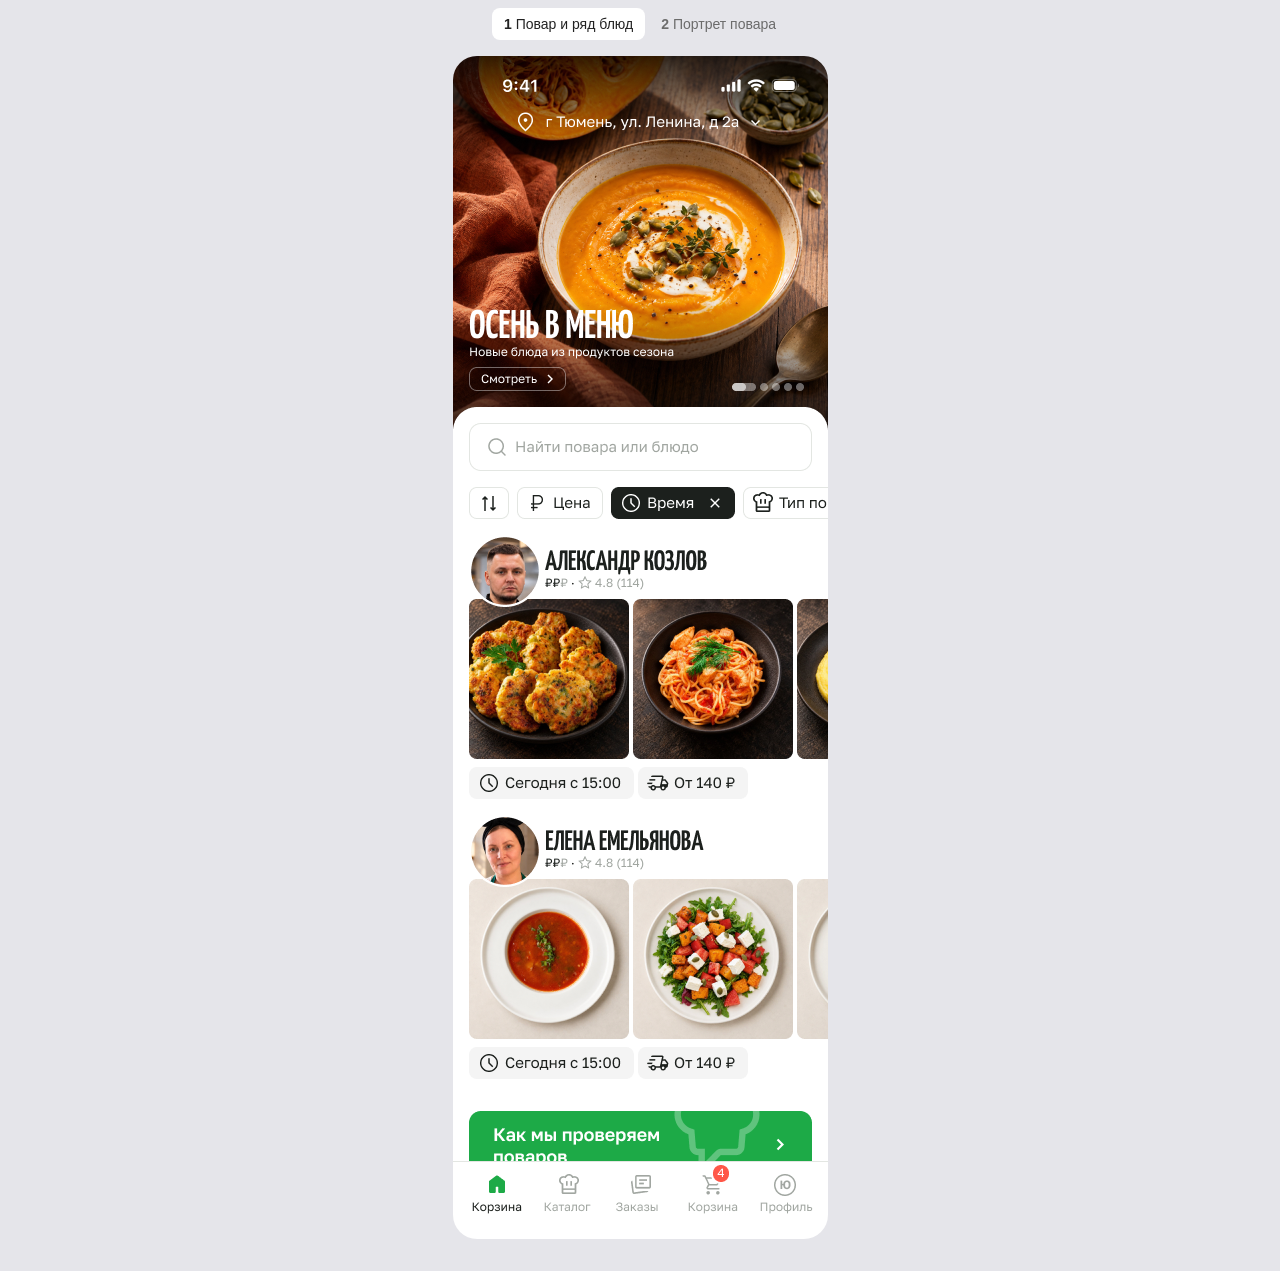
<file: glavnaya-koncepty/index.html>
<!doctype html>
<html lang="ru">
<head>
<meta charset="utf-8">
<meta name="viewport" content="width=device-width, initial-scale=1">
<title>Главная: два концепта</title>
<!-- Экраны выгружены из Figma «Главная», узлы 4573:27143 и 4573:27193 (2026-10-29). -->
<style>
  * { box-sizing: border-box; }
  html, body { margin: 0; }
  body { min-height: 100vh; background: #e5e5ea; font: 400 14px/20px -apple-system, BlinkMacSystemFont, "Segoe UI", Roboto, sans-serif; color: #222; }
  .tabs { position: sticky; top: 0; z-index: 1; display: flex; justify-content: center; gap: 4px; padding: 8px 16px; background: #e5e5ea; }
  .tab { padding: 6px 12px; border: 0; border-radius: 8px; background: transparent; color: #6b6b6b; font: inherit; cursor: pointer; white-space: nowrap; }
  .tab b { margin-right: 4px; }
  .tab.on { background: #fff; color: #222; }
  .screen { display: block; width: 375px; max-width: 100%; height: auto; margin: 8px auto 32px; border-radius: 24px; background: #fff; }
  .screen[hidden] { display: none; }
  @media (max-width: 500px) { .screen { margin-top: 0; border-radius: 0; } }
</style>
</head>
<body>
<nav class="tabs">
  <button class="tab" data-v="v1"><b>1</b>Повар и ряд блюд</button>
  <button class="tab" data-v="v2"><b>2</b>Портрет повара</button>
</nav>
<img class="screen" id="v1" src="koncept-1.png?v=20261029" width="375" height="1183" alt="Концепт 1: повар в кружке и ряд крупных блюд">
<img class="screen" id="v2" src="koncept-2.png?v=20261029" width="375" height="1183" alt="Концепт 2: портрет повара на кухне и ряд мелких блюд">
<script>
  function show() {
    var v = location.hash.slice(1) === 'v2' ? 'v2' : 'v1';
    document.querySelectorAll('.screen').forEach(function (s) { s.hidden = s.id !== v; });
    document.querySelectorAll('.tab').forEach(function (t) { t.classList.toggle('on', t.dataset.v === v); });
  }
  document.querySelectorAll('.tab').forEach(function (t) {
    t.onclick = function () { location.hash = t.dataset.v; window.scrollTo(0, 0); };
  });
  window.addEventListener('hashchange', show);
  show();
</script>
</body>
</html>
</file>
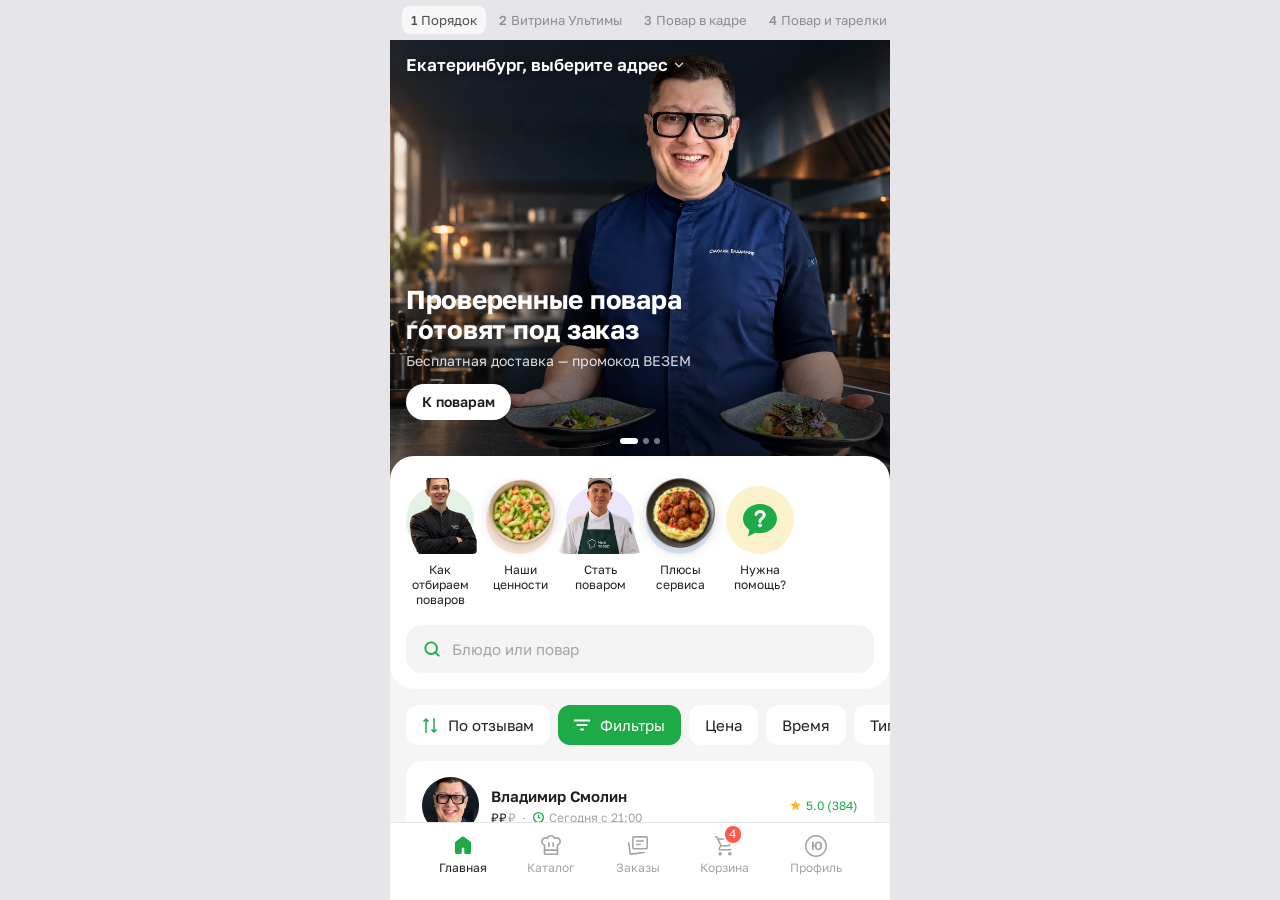
<file: glavnaya-pro-povarov/index.html>
<!doctype html>
<html lang="ru">
<head>
<meta charset="utf-8">
<meta name="viewport" content="width=device-width, initial-scale=1, viewport-fit=cover">
<meta name="theme-color" content="#e5e5ea">
<title>Главная про поваров — варианты</title>
<link rel="preconnect" href="https://fonts.googleapis.com">
<link rel="preconnect" href="https://fonts.gstatic.com" crossorigin>
<link rel="stylesheet" href="https://fonts.googleapis.com/css2?family=Golos+Text:wght@400;500;600;700;800&display=swap">
<link rel="stylesheet" href="ds/tokens.css?v=202610282130">
<link rel="stylesheet" href="ds/tab-bar.css?v=202610282130">
<link rel="stylesheet" href="local.css?v=202610282130">
</head>
<body>
  <div class="variants"><div class="variants-tabs" id="vtabs"><button class="vtab" data-v="1" type="button"><b>1</b>Порядок</button><button class="vtab" data-v="2" type="button"><b>2</b>Витрина Ультимы</button><button class="vtab" data-v="3" type="button"><b>3</b>Повар в кадре</button><button class="vtab" data-v="4" type="button"><b>4</b>Повар и тарелки</button><button class="vtab" data-v="5" type="button"><b>5</b>Лица и тарелки</button><button class="vtab" data-v="6" type="button"><b>6</b>Обложка</button></div></div>
  <div class="app">
    <div class="scroll" id="scroll"><div class="scr sk" data-screen="1" style="background:#f4f5f4" hidden><div class="sk-hero"><div class="sk-addr"><span>Екатеринбург, выберите адрес</span><svg width="14" height="14" viewBox="0 0 24 24" fill="none" stroke="rgb(255 255 255 / .8)" stroke-width="2.4" stroke-linecap="round"><path d="M6 9l6 6 6-6"/></svg></div><div class="sk-slides"><div class="sk-slide"><img src="img/sk-hero-povara.webp" alt=""><div class="sk-txt"><h2>Проверенные повара готовят под заказ</h2><p>Бесплатная доставка — промокод ВЕЗЕМ</p><span class="sk-btn">К поварам</span></div></div><div class="sk-slide"><img src="img/sk-hero-pozhelaniya.webp" alt=""><div class="sk-txt"><h2>Есть пожелания к заказу?</h2><p>Напиши повару в чат</p><span class="sk-btn">Подробнее</span></div></div><div class="sk-slide"><img src="img/sk-hero-osen.webp" alt=""><div class="sk-txt"><h2>Осень в меню</h2><p>Новые блюда из продуктов сезона</p><span class="sk-btn">К блюдам</span></div></div></div><div class="sk-dots"><i></i><i></i><i></i></div></div><div class="sk-sheet"><div class="sk-stories"><span class="sk-story bust"><span class="sk-blob"><img src="img/sk-story-otbor.webp" alt=""></span><i>Как отбираем поваров</i></span><span class="sk-story plate"><span class="sk-blob"><img src="img/sk-story-cennosti.webp" alt=""></span><i>Наши ценности</i></span><span class="sk-story bust"><span class="sk-blob"><img src="img/sk-story-stat-povarom.webp" alt=""></span><i>Стать поваром</i></span><span class="sk-story plate"><span class="sk-blob"><img src="img/sk-story-plyusy.webp" alt=""></span><i>Плюсы сервиса</i></span><span class="sk-story icon"><span class="sk-blob"><svg width="40" height="40" viewBox="0 0 40 40"><path fill="#1daa47" d="M20 4c9.4 0 17 6.5 17 14.6S29.4 33.2 20 33.2c-1.6 0-3.1-.2-4.6-.5L8 36.5l1.4-6.6C5.5 27.3 3 23.2 3 18.6 3 10.5 10.6 4 20 4z"/><path fill="none" stroke="#fff" stroke-width="3" stroke-linecap="round" d="M16 14.5c.6-2 2.2-3 4.2-3 2.4 0 4.1 1.5 4.1 3.6 0 3-4.3 3.2-4.3 6.2"/><circle cx="20" cy="25.3" r="1.9" fill="#fff"/></svg></span><i>Нужна помощь?</i></span></div><div class="srch sk-srch"><svg width="20" height="20" viewBox="0 0 24 24" fill="none" stroke="#1daa47" stroke-width="2.2" stroke-linecap="round"><circle cx="11" cy="11" r="7"/><path d="M20 20l-4-4"/></svg><span>Блюдо или повар</span></div></div><div class="pf-bar"><span class="pf pf-sort"><svg width="24" height="24" viewBox="0 0 24 24"><path fill="currentColor" d="m16 20-3-3.096 1.036-1.054 1.237 1.277V5h1.454v12.142l1.252-1.292L19 16.904zM8 5 5 8.096 6.036 9.15l1.237-1.277V20h1.454V7.858L9.979 9.15 11 8.096z"/></svg>По отзывам</span><span class="pf on"><svg width="24" height="24" viewBox="0 0 24 24"><path fill="currentColor" d="M10.2 17.4h3.6v-1.8h-3.6zM3.9 6.6v1.8h16.2V6.6zm2.7 6.3h10.8v-1.8H6.6z"/></svg>Фильтры</span><span class="pf">Цена</span><span class="pf">Время</span><span class="pf">Тип повара</span><span class="pf">Категории</span></div><div class="v1-card"><div class="v1-row"><span class="face" style="width:57px;height:57px"><img src="img/povar-smolin.webp" alt="" style="width:215.3%;height:287.1%;left:-58.7%;top:-27.2%"></span><div class="v1-who"><b>Владимир Смолин</b><span class="mt"><span class="pl"><span class="pl-on">₽</span><span class="pl-on">₽</span><span class="pl-off">₽</span></span><span class="dot">·</span><svg width="13" height="13" viewBox="0 0 24 24" fill="none" stroke="#1daa47" stroke-width="2.4"><circle cx="12" cy="12" r="9"/><path d="M12 7v5l3 2"/></svg> Сегодня с 21:00</span></div><span class="rt"><svg width="13" height="13" viewBox="0 0 24 24"><path fill="#ffb620" d="M12 2.5l2.9 6.1 6.6.8-4.9 4.6 1.3 6.6L12 17.3l-5.9 3.3 1.3-6.6L2.5 9.4l6.6-.8z"/></svg>5.0 <span class="rt-n">(384)</span></span></div><div class="v1-dishes"><img src="img/ekb-vladimir-bora-salad.webp" alt=""><img src="img/ekb-vladimir-cheese-soup.webp" alt=""><img src="img/ekb-vladimir-bora-salad.webp" alt=""></div><div class="v1-more">Всё меню повара <svg width="16" height="16" viewBox="0 0 24 24" fill="none" stroke="currentColor" stroke-width="2.4" stroke-linecap="round" stroke-linejoin="round"><path d="M5 12h14M13 6l6 6-6 6"/></svg></div></div><div class="v1-card"><div class="v1-row"><span class="face" style="width:57px;height:57px"><img src="img/povar-haniev.webp" alt="" style="width:222.8%;height:297.0%;left:-61.8%;top:-30.2%"></span><div class="v1-who"><b>Илья Ханиев</b><span class="mt"><span class="pl"><span class="pl-on">₽</span><span class="pl-on">₽</span><span class="pl-off">₽</span></span><span class="dot">·</span><svg width="13" height="13" viewBox="0 0 24 24" fill="none" stroke="#1daa47" stroke-width="2.4"><circle cx="12" cy="12" r="9"/><path d="M12 7v5l3 2"/></svg> Сегодня с 18:00</span></div><span class="rt"><svg width="13" height="13" viewBox="0 0 24 24"><path fill="#ffb620" d="M12 2.5l2.9 6.1 6.6.8-4.9 4.6 1.3 6.6L12 17.3l-5.9 3.3 1.3-6.6L2.5 9.4l6.6-.8z"/></svg>4.9 <span class="rt-n">(274)</span></span></div><div class="v1-dishes"><img src="img/ekb-ilya-katsu.webp" alt=""><img src="img/ekb-ilya-roast.webp" alt=""><img src="img/ekb-ilya-katsu.webp" alt=""></div><div class="v1-more">Всё меню повара <svg width="16" height="16" viewBox="0 0 24 24" fill="none" stroke="currentColor" stroke-width="2.4" stroke-linecap="round" stroke-linejoin="round"><path d="M5 12h14M13 6l6 6-6 6"/></svg></div></div><div class="v1-card"><div class="v1-row"><span class="face" style="width:57px;height:57px"><img src="img/povar-martyanova.webp" alt="" style="width:222.8%;height:297.0%;left:-61.6%;top:-30.5%"></span><div class="v1-who"><b>Елена Мартьянова</b><span class="mt"><span class="pl"><span class="pl-on">₽</span><span class="pl-off">₽</span><span class="pl-off">₽</span></span><span class="dot">·</span><svg width="13" height="13" viewBox="0 0 24 24" fill="none" stroke="#1daa47" stroke-width="2.4"><circle cx="12" cy="12" r="9"/><path d="M12 7v5l3 2"/></svg> 28 октября с 11:00</span></div><span class="rt"><svg width="13" height="13" viewBox="0 0 24 24"><path fill="#ffb620" d="M12 2.5l2.9 6.1 6.6.8-4.9 4.6 1.3 6.6L12 17.3l-5.9 3.3 1.3-6.6L2.5 9.4l6.6-.8z"/></svg>5.0 <span class="rt-n">(240)</span></span></div><div class="v1-dishes"><img src="img/ekb-elena-meatballs.webp" alt=""><img src="img/ekb-elena-triangles.webp" alt=""><img src="img/ekb-elena-meatballs.webp" alt=""></div><div class="v1-more">Всё меню повара <svg width="16" height="16" viewBox="0 0 24 24" fill="none" stroke="currentColor" stroke-width="2.4" stroke-linecap="round" stroke-linejoin="round"><path d="M5 12h14M13 6l6 6-6 6"/></svg></div></div><div class="v1-card"><div class="v1-row"><span class="face" style="width:57px;height:57px"><img src="img/povar-polyakova.webp" alt="" style="width:225.0%;height:300.0%;left:-63.0%;top:-31.0%"></span><div class="v1-who"><b>Яна Полякова</b><span class="mt"><span class="pl"><span class="pl-on">₽</span><span class="pl-off">₽</span><span class="pl-off">₽</span></span><span class="dot">·</span><svg width="13" height="13" viewBox="0 0 24 24" fill="none" stroke="#1daa47" stroke-width="2.4"><circle cx="12" cy="12" r="9"/><path d="M12 7v5l3 2"/></svg> Завтра с 15:00</span></div><span class="rt"><svg width="13" height="13" viewBox="0 0 24 24"><path fill="#ffb620" d="M12 2.5l2.9 6.1 6.6.8-4.9 4.6 1.3 6.6L12 17.3l-5.9 3.3 1.3-6.6L2.5 9.4l6.6-.8z"/></svg>4.9 <span class="rt-n">(8)</span></span></div><div class="v1-dishes"><img src="img/spb-dish-70430.webp" alt=""><img src="img/spb-dish-48048.webp" alt=""><img src="img/spb-dish-70430.webp" alt=""></div><div class="v1-more">Всё меню повара <svg width="16" height="16" viewBox="0 0 24 24" fill="none" stroke="currentColor" stroke-width="2.4" stroke-linecap="round" stroke-linejoin="round"><path d="M5 12h14M13 6l6 6-6 6"/></svg></div></div></div><div class="scr light" data-screen="2" style="background:#ffffff" hidden><div class="v2-head"><div class="v2-logo">МОЙ ПОВАР</div><div class="addr"><svg width="18" height="18" viewBox="0 0 24 24" fill="none" stroke="#1daa47" stroke-width="2" stroke-linejoin="round"><path d="M3 11l18-8-8 18-2-8z"/></svg><span>Екатеринбург, выберите адрес</span><svg width="14" height="14" viewBox="0 0 24 24" fill="none" stroke="#a1a6a1" stroke-width="2.4" stroke-linecap="round"><path d="M6 9l6 6 6-6"/></svg></div></div><div class="v2-col"><div class="v2-tile"><img src="img/ekb-elena-meatballs.webp" alt=""><span>Готовят сегодня</span></div><div class="v2-tile"><img src="img/ekb-pavel-fish-soup.webp" alt=""><span>Супы</span></div><div class="v2-tile"><img src="img/ekb-ilya-katsu.webp" alt=""><span>Вторые блюда</span></div><div class="v2-tile"><img src="img/ekb-vladimir-bora-salad.webp" alt=""><span>Салаты</span></div></div><div class="pf-bar"><span class="pf pf-sort"><svg width="24" height="24" viewBox="0 0 24 24"><path fill="currentColor" d="m16 20-3-3.096 1.036-1.054 1.237 1.277V5h1.454v12.142l1.252-1.292L19 16.904zM8 5 5 8.096 6.036 9.15l1.237-1.277V20h1.454V7.858L9.979 9.15 11 8.096z"/></svg>По отзывам</span><span class="pf on"><svg width="24" height="24" viewBox="0 0 24 24"><path fill="currentColor" d="M10.2 17.4h3.6v-1.8h-3.6zM3.9 6.6v1.8h16.2V6.6zm2.7 6.3h10.8v-1.8H6.6z"/></svg>Фильтры</span><span class="pf">Цена</span><span class="pf">Время</span><span class="pf">Тип повара</span><span class="pf">Категории</span></div><div class="v2-card"><div class="v2-gal"><img src="img/ekb-ilya-katsu.webp" alt=""><img src="img/ekb-ilya-roast.webp" alt=""><img src="img/ekb-ilya-katsu.webp" alt=""><img src="img/ekb-ilya-roast.webp" alt=""><img src="img/ekb-ilya-katsu.webp" alt=""><img src="img/ekb-ilya-roast.webp" alt=""></div><div class="v2-who"><span class="face ring" style="width:56px;height:56px"><img src="img/povar-haniev.webp" alt="" style="width:222.8%;height:297.0%;left:-61.8%;top:-30.2%"></span><div><b>Илья Ханиев</b><span class="mt"><span class="rt"><svg width="13" height="13" viewBox="0 0 24 24"><path fill="#ffb620" d="M12 2.5l2.9 6.1 6.6.8-4.9 4.6 1.3 6.6L12 17.3l-5.9 3.3 1.3-6.6L2.5 9.4l6.6-.8z"/></svg>4.9 <span class="rt-n">(274)</span></span><span class="dot">·</span><span class="pl"><span class="pl-on">₽</span><span class="pl-on">₽</span><span class="pl-off">₽</span></span><span class="dot">·</span>Сегодня с 18:00</span></div></div></div><div class="v2-card"><div class="v2-gal"><img src="img/ekb-pavel-fish-soup.webp" alt=""><img src="img/ekb-pavel-stroganoff.webp" alt=""><img src="img/ekb-pavel-fish-soup.webp" alt=""><img src="img/ekb-pavel-stroganoff.webp" alt=""><img src="img/ekb-pavel-fish-soup.webp" alt=""><img src="img/ekb-pavel-stroganoff.webp" alt=""></div><div class="v2-who"><span class="face ring" style="width:56px;height:56px"><img src="img/povar-popov.webp" alt="" style="width:223.9%;height:298.5%;left:-61.7%;top:-30.6%"></span><div><b>Павел Попов</b><span class="mt"><span class="rt"><svg width="13" height="13" viewBox="0 0 24 24"><path fill="#ffb620" d="M12 2.5l2.9 6.1 6.6.8-4.9 4.6 1.3 6.6L12 17.3l-5.9 3.3 1.3-6.6L2.5 9.4l6.6-.8z"/></svg>5.0 <span class="rt-n">(197)</span></span><span class="dot">·</span><span class="pl"><span class="pl-on">₽</span><span class="pl-on">₽</span><span class="pl-off">₽</span></span><span class="dot">·</span>Завтра с 11:00</span></div></div></div><div class="v2-card"><div class="v2-gal"><img src="img/ekb-elena-meatballs.webp" alt=""><img src="img/ekb-elena-triangles.webp" alt=""><img src="img/ekb-elena-meatballs.webp" alt=""><img src="img/ekb-elena-triangles.webp" alt=""><img src="img/ekb-elena-meatballs.webp" alt=""><img src="img/ekb-elena-triangles.webp" alt=""></div><div class="v2-who"><span class="face ring" style="width:56px;height:56px"><img src="img/povar-martyanova.webp" alt="" style="width:222.8%;height:297.0%;left:-61.6%;top:-30.5%"></span><div><b>Елена Мартьянова</b><span class="mt"><span class="rt"><svg width="13" height="13" viewBox="0 0 24 24"><path fill="#ffb620" d="M12 2.5l2.9 6.1 6.6.8-4.9 4.6 1.3 6.6L12 17.3l-5.9 3.3 1.3-6.6L2.5 9.4l6.6-.8z"/></svg>5.0 <span class="rt-n">(240)</span></span><span class="dot">·</span><span class="pl"><span class="pl-on">₽</span><span class="pl-off">₽</span><span class="pl-off">₽</span></span><span class="dot">·</span>28 октября с 11:00</span></div></div></div><div class="v2-card"><div class="v2-gal"><img src="img/spb-dish-70430.webp" alt=""><img src="img/spb-dish-48048.webp" alt=""><img src="img/spb-dish-70430.webp" alt=""><img src="img/spb-dish-48048.webp" alt=""><img src="img/spb-dish-70430.webp" alt=""><img src="img/spb-dish-48048.webp" alt=""></div><div class="v2-who"><span class="face ring" style="width:56px;height:56px"><img src="img/povar-polyakova.webp" alt="" style="width:225.0%;height:300.0%;left:-63.0%;top:-31.0%"></span><div><b>Яна Полякова</b><span class="mt"><span class="rt"><svg width="13" height="13" viewBox="0 0 24 24"><path fill="#ffb620" d="M12 2.5l2.9 6.1 6.6.8-4.9 4.6 1.3 6.6L12 17.3l-5.9 3.3 1.3-6.6L2.5 9.4l6.6-.8z"/></svg>4.9 <span class="rt-n">(8)</span></span><span class="dot">·</span><span class="pl"><span class="pl-on">₽</span><span class="pl-off">₽</span><span class="pl-off">₽</span></span><span class="dot">·</span>Завтра с 15:00</span></div></div></div></div><div class="scr light sk" data-screen="3" style="background:#ffffff" hidden><div class="sk-hero"><div class="sk-addr"><span>Екатеринбург, выберите адрес</span><svg width="14" height="14" viewBox="0 0 24 24" fill="none" stroke="rgb(255 255 255 / .8)" stroke-width="2.4" stroke-linecap="round"><path d="M6 9l6 6 6-6"/></svg></div><div class="sk-slides"><div class="sk-slide"><img src="img/sk-hero-povara.webp" alt=""><div class="sk-txt"><h2>Проверенные повара готовят под заказ</h2><p>Бесплатная доставка — промокод ВЕЗЕМ</p><span class="sk-btn">К поварам</span></div></div><div class="sk-slide"><img src="img/sk-hero-pozhelaniya.webp" alt=""><div class="sk-txt"><h2>Есть пожелания к заказу?</h2><p>Напиши повару в чат</p><span class="sk-btn">Подробнее</span></div></div><div class="sk-slide"><img src="img/sk-hero-osen.webp" alt=""><div class="sk-txt"><h2>Осень в меню</h2><p>Новые блюда из продуктов сезона</p><span class="sk-btn">К блюдам</span></div></div></div><div class="sk-dots"><i></i><i></i><i></i></div></div><div class="sk-sheet"><div class="sk-stories"><span class="sk-story bust"><span class="sk-blob"><img src="img/sk-story-otbor.webp" alt=""></span><i>Как отбираем поваров</i></span><span class="sk-story plate"><span class="sk-blob"><img src="img/sk-story-cennosti.webp" alt=""></span><i>Наши ценности</i></span><span class="sk-story bust"><span class="sk-blob"><img src="img/sk-story-stat-povarom.webp" alt=""></span><i>Стать поваром</i></span><span class="sk-story plate"><span class="sk-blob"><img src="img/sk-story-plyusy.webp" alt=""></span><i>Плюсы сервиса</i></span><span class="sk-story icon"><span class="sk-blob"><svg width="40" height="40" viewBox="0 0 40 40"><path fill="#1daa47" d="M20 4c9.4 0 17 6.5 17 14.6S29.4 33.2 20 33.2c-1.6 0-3.1-.2-4.6-.5L8 36.5l1.4-6.6C5.5 27.3 3 23.2 3 18.6 3 10.5 10.6 4 20 4z"/><path fill="none" stroke="#fff" stroke-width="3" stroke-linecap="round" d="M16 14.5c.6-2 2.2-3 4.2-3 2.4 0 4.1 1.5 4.1 3.6 0 3-4.3 3.2-4.3 6.2"/><circle cx="20" cy="25.3" r="1.9" fill="#fff"/></svg></span><i>Нужна помощь?</i></span></div><div class="srch sk-srch"><svg width="20" height="20" viewBox="0 0 24 24" fill="none" stroke="#1daa47" stroke-width="2.2" stroke-linecap="round"><circle cx="11" cy="11" r="7"/><path d="M20 20l-4-4"/></svg><span>Блюдо или повар</span></div></div><div class="pf-bar"><span class="pf pf-sort"><svg width="24" height="24" viewBox="0 0 24 24"><path fill="currentColor" d="m16 20-3-3.096 1.036-1.054 1.237 1.277V5h1.454v12.142l1.252-1.292L19 16.904zM8 5 5 8.096 6.036 9.15l1.237-1.277V20h1.454V7.858L9.979 9.15 11 8.096z"/></svg>По отзывам</span><span class="pf on"><svg width="24" height="24" viewBox="0 0 24 24"><path fill="currentColor" d="M10.2 17.4h3.6v-1.8h-3.6zM3.9 6.6v1.8h16.2V6.6zm2.7 6.3h10.8v-1.8H6.6z"/></svg>Фильтры</span><span class="pf">Цена</span><span class="pf">Время</span><span class="pf">Тип повара</span><span class="pf">Категории</span></div><div class="v3-card"><div class="v3-photo"><img src="img/povar-smolin.webp" alt=""><div class="v3-cap"><b>Владимир Смолин</b><span><svg width="13" height="13" viewBox="0 0 24 24"><path fill="#ffb620" d="M12 2.5l2.9 6.1 6.6.8-4.9 4.6 1.3 6.6L12 17.3l-5.9 3.3 1.3-6.6L2.5 9.4l6.6-.8z"/></svg>5.0 (384)<span class="dot">·</span><span class="pl"><span class="pl-on">₽</span><span class="pl-on">₽</span><span class="pl-off">₽</span></span><span class="dot">·</span>Сегодня с 21:00</span></div></div><div class="v3-dishes"><img src="img/ekb-vladimir-bora-salad.webp" alt=""><img src="img/ekb-vladimir-cheese-soup.webp" alt=""><img src="img/ekb-vladimir-bora-salad.webp" alt=""><img src="img/ekb-vladimir-cheese-soup.webp" alt=""></div></div><div class="v3-card"><div class="v3-photo"><img src="img/povar-martyanova.webp" alt=""><div class="v3-cap"><b>Елена Мартьянова</b><span><svg width="13" height="13" viewBox="0 0 24 24"><path fill="#ffb620" d="M12 2.5l2.9 6.1 6.6.8-4.9 4.6 1.3 6.6L12 17.3l-5.9 3.3 1.3-6.6L2.5 9.4l6.6-.8z"/></svg>5.0 (240)<span class="dot">·</span><span class="pl"><span class="pl-on">₽</span><span class="pl-off">₽</span><span class="pl-off">₽</span></span><span class="dot">·</span>28 октября с 11:00</span></div></div><div class="v3-dishes"><img src="img/ekb-elena-meatballs.webp" alt=""><img src="img/ekb-elena-triangles.webp" alt=""><img src="img/ekb-elena-meatballs.webp" alt=""><img src="img/ekb-elena-triangles.webp" alt=""></div></div><div class="v3-card"><div class="v3-photo"><img src="img/povar-haniev.webp" alt=""><div class="v3-cap"><b>Илья Ханиев</b><span><svg width="13" height="13" viewBox="0 0 24 24"><path fill="#ffb620" d="M12 2.5l2.9 6.1 6.6.8-4.9 4.6 1.3 6.6L12 17.3l-5.9 3.3 1.3-6.6L2.5 9.4l6.6-.8z"/></svg>4.9 (274)<span class="dot">·</span><span class="pl"><span class="pl-on">₽</span><span class="pl-on">₽</span><span class="pl-off">₽</span></span><span class="dot">·</span>Сегодня с 18:00</span></div></div><div class="v3-dishes"><img src="img/ekb-ilya-katsu.webp" alt=""><img src="img/ekb-ilya-roast.webp" alt=""><img src="img/ekb-ilya-katsu.webp" alt=""><img src="img/ekb-ilya-roast.webp" alt=""></div></div><div class="v3-card"><div class="v3-photo"><img src="img/povar-polyakova.webp" alt=""><div class="v3-cap"><b>Яна Полякова</b><span><svg width="13" height="13" viewBox="0 0 24 24"><path fill="#ffb620" d="M12 2.5l2.9 6.1 6.6.8-4.9 4.6 1.3 6.6L12 17.3l-5.9 3.3 1.3-6.6L2.5 9.4l6.6-.8z"/></svg>4.9 (8)<span class="dot">·</span><span class="pl"><span class="pl-on">₽</span><span class="pl-off">₽</span><span class="pl-off">₽</span></span><span class="dot">·</span>Завтра с 15:00</span></div></div><div class="v3-dishes"><img src="img/spb-dish-70430.webp" alt=""><img src="img/spb-dish-48048.webp" alt=""><img src="img/spb-dish-70430.webp" alt=""><img src="img/spb-dish-48048.webp" alt=""></div></div></div><div class="scr sk" data-screen="4" style="background:#f4f4f4" hidden><div class="sk-hero"><div class="sk-addr"><span>Екатеринбург, выберите адрес</span><svg width="14" height="14" viewBox="0 0 24 24" fill="none" stroke="rgb(255 255 255 / .8)" stroke-width="2.4" stroke-linecap="round"><path d="M6 9l6 6 6-6"/></svg></div><div class="sk-slides"><div class="sk-slide"><img src="img/sk-hero-povara.webp" alt=""><div class="sk-txt"><h2>Проверенные повара готовят под заказ</h2><p>Бесплатная доставка — промокод ВЕЗЕМ</p><span class="sk-btn">К поварам</span></div></div><div class="sk-slide"><img src="img/sk-hero-pozhelaniya.webp" alt=""><div class="sk-txt"><h2>Есть пожелания к заказу?</h2><p>Напиши повару в чат</p><span class="sk-btn">Подробнее</span></div></div><div class="sk-slide"><img src="img/sk-hero-osen.webp" alt=""><div class="sk-txt"><h2>Осень в меню</h2><p>Новые блюда из продуктов сезона</p><span class="sk-btn">К блюдам</span></div></div></div><div class="sk-dots"><i></i><i></i><i></i></div></div><div class="sk-sheet"><div class="sk-stories"><span class="sk-story bust"><span class="sk-blob"><img src="img/sk-story-otbor.webp" alt=""></span><i>Как отбираем поваров</i></span><span class="sk-story plate"><span class="sk-blob"><img src="img/sk-story-cennosti.webp" alt=""></span><i>Наши ценности</i></span><span class="sk-story bust"><span class="sk-blob"><img src="img/sk-story-stat-povarom.webp" alt=""></span><i>Стать поваром</i></span><span class="sk-story plate"><span class="sk-blob"><img src="img/sk-story-plyusy.webp" alt=""></span><i>Плюсы сервиса</i></span><span class="sk-story icon"><span class="sk-blob"><svg width="40" height="40" viewBox="0 0 40 40"><path fill="#1daa47" d="M20 4c9.4 0 17 6.5 17 14.6S29.4 33.2 20 33.2c-1.6 0-3.1-.2-4.6-.5L8 36.5l1.4-6.6C5.5 27.3 3 23.2 3 18.6 3 10.5 10.6 4 20 4z"/><path fill="none" stroke="#fff" stroke-width="3" stroke-linecap="round" d="M16 14.5c.6-2 2.2-3 4.2-3 2.4 0 4.1 1.5 4.1 3.6 0 3-4.3 3.2-4.3 6.2"/><circle cx="20" cy="25.3" r="1.9" fill="#fff"/></svg></span><i>Нужна помощь?</i></span></div><div class="srch sk-srch"><svg width="20" height="20" viewBox="0 0 24 24" fill="none" stroke="#1daa47" stroke-width="2.2" stroke-linecap="round"><circle cx="11" cy="11" r="7"/><path d="M20 20l-4-4"/></svg><span>Блюдо или повар</span></div></div><div class="v4-title"><h3>Домашние повара рядом</h3></div><div class="v4-rail"><div class="v4-card"><div class="v4-photo"><img src="img/povar-smolin.webp" alt=""><span class="v4-badge"><svg width="13" height="13" viewBox="0 0 24 24"><path fill="#ffb620" d="M12 2.5l2.9 6.1 6.6.8-4.9 4.6 1.3 6.6L12 17.3l-5.9 3.3 1.3-6.6L2.5 9.4l6.6-.8z"/></svg>5.0 · 384 отзывов</span></div><div class="v4-plates"><span><img src="img/ekb-vladimir-bora-salad.webp" alt=""></span><span><img src="img/ekb-vladimir-cheese-soup.webp" alt=""></span><span><img src="img/ekb-vladimir-bora-salad.webp" alt=""></span></div><div class="v4-body"><b>Владимир Смолин</b><span class="mt"><span class="pl"><span class="pl-on">₽</span><span class="pl-on">₽</span><span class="pl-off">₽</span></span><span class="dot">·</span><svg width="13" height="13" viewBox="0 0 24 24" fill="none" stroke="#1daa47" stroke-width="2.4"><circle cx="12" cy="12" r="9"/><path d="M12 7v5l3 2"/></svg> Сегодня с 21:00</span><p>13 лет в ресторанах: опыт шефа и бренд-шефа, блюда под вкусы семьи</p></div></div><div class="v4-card"><div class="v4-photo"><img src="img/povar-haniev.webp" alt=""><span class="v4-badge"><svg width="13" height="13" viewBox="0 0 24 24"><path fill="#ffb620" d="M12 2.5l2.9 6.1 6.6.8-4.9 4.6 1.3 6.6L12 17.3l-5.9 3.3 1.3-6.6L2.5 9.4l6.6-.8z"/></svg>4.9 · 274 отзывов</span></div><div class="v4-plates"><span><img src="img/ekb-ilya-katsu.webp" alt=""></span><span><img src="img/ekb-ilya-roast.webp" alt=""></span><span><img src="img/ekb-ilya-katsu.webp" alt=""></span></div><div class="v4-body"><b>Илья Ханиев</b><span class="mt"><span class="pl"><span class="pl-on">₽</span><span class="pl-on">₽</span><span class="pl-off">₽</span></span><span class="dot">·</span><svg width="13" height="13" viewBox="0 0 24 24" fill="none" stroke="#1daa47" stroke-width="2.4"><circle cx="12" cy="12" r="9"/><path d="M12 7v5l3 2"/></svg> Сегодня с 18:00</span><p>Су-шеф с опытом работы в Великобритании и Израиле, знаток кухонь мира</p></div></div><div class="v4-card"><div class="v4-photo"><img src="img/povar-martyanova.webp" alt=""><span class="v4-badge"><svg width="13" height="13" viewBox="0 0 24 24"><path fill="#ffb620" d="M12 2.5l2.9 6.1 6.6.8-4.9 4.6 1.3 6.6L12 17.3l-5.9 3.3 1.3-6.6L2.5 9.4l6.6-.8z"/></svg>5.0 · 240 отзывов</span></div><div class="v4-plates"><span><img src="img/ekb-elena-meatballs.webp" alt=""></span><span><img src="img/ekb-elena-triangles.webp" alt=""></span><span><img src="img/ekb-elena-meatballs.webp" alt=""></span></div><div class="v4-body"><b>Елена Мартьянова</b><span class="mt"><span class="pl"><span class="pl-on">₽</span><span class="pl-off">₽</span><span class="pl-off">₽</span></span><span class="dot">·</span><svg width="13" height="13" viewBox="0 0 24 24" fill="none" stroke="#1daa47" stroke-width="2.4"><circle cx="12" cy="12" r="9"/><path d="M12 7v5l3 2"/></svg> 28 октября с 11:00</span><p>Повар с опытом 19 лет: детское питание, веганские блюда и ПП</p></div></div></div><div class="v4-btn">Все повара <svg width="16" height="16" viewBox="0 0 24 24" fill="none" stroke="currentColor" stroke-width="2.4" stroke-linecap="round" stroke-linejoin="round"><path d="M5 12h14M13 6l6 6-6 6"/></svg></div><h4 class="v4-h">Ещё повара</h4><div class="v4-row"><img class="v4-dish" src="img/ekb-pavel-fish-soup.webp" alt=""><div class="v4-rw"><b>Павел Попов</b><span class="rt pill"><svg width="13" height="13" viewBox="0 0 24 24"><path fill="#ffb620" d="M12 2.5l2.9 6.1 6.6.8-4.9 4.6 1.3 6.6L12 17.3l-5.9 3.3 1.3-6.6L2.5 9.4l6.6-.8z"/></svg>5.0 <span class="rt-n">(197)</span></span><span class="mt"><span class="pl"><span class="pl-on">₽</span><span class="pl-on">₽</span><span class="pl-off">₽</span></span><span class="dot">·</span><svg width="13" height="13" viewBox="0 0 24 24" fill="none" stroke="#1daa47" stroke-width="2.4"><circle cx="12" cy="12" r="9"/><path d="M12 7v5l3 2"/></svg> Завтра с 11:00</span></div><span class="face" style="width:52px;height:52px"><img src="img/povar-popov.webp" alt="" style="width:223.9%;height:298.5%;left:-61.7%;top:-30.6%"></span></div><div class="v4-row"><img class="v4-dish" src="img/ekb-maksim-goulash.webp" alt=""><div class="v4-rw"><b>Максим Хамидуллин</b><span class="rt pill"><svg width="13" height="13" viewBox="0 0 24 24"><path fill="#ffb620" d="M12 2.5l2.9 6.1 6.6.8-4.9 4.6 1.3 6.6L12 17.3l-5.9 3.3 1.3-6.6L2.5 9.4l6.6-.8z"/></svg>5.0 <span class="rt-n">(181)</span></span><span class="mt"><span class="pl"><span class="pl-on">₽</span><span class="pl-off">₽</span><span class="pl-off">₽</span></span><span class="dot">·</span><svg width="13" height="13" viewBox="0 0 24 24" fill="none" stroke="#1daa47" stroke-width="2.4"><circle cx="12" cy="12" r="9"/><path d="M12 7v5l3 2"/></svg> 28 октября с 12:00</span></div><span class="face" style="width:52px;height:52px"><img src="img/povar-hamidullin.webp" alt="" style="width:226.1%;height:301.5%;left:-63.3%;top:-31.4%"></span></div><div class="v4-row"><img class="v4-dish" src="img/spb-dish-70430.webp" alt=""><div class="v4-rw"><b>Яна Полякова</b><span class="rt pill"><svg width="13" height="13" viewBox="0 0 24 24"><path fill="#ffb620" d="M12 2.5l2.9 6.1 6.6.8-4.9 4.6 1.3 6.6L12 17.3l-5.9 3.3 1.3-6.6L2.5 9.4l6.6-.8z"/></svg>4.9 <span class="rt-n">(8)</span></span><span class="mt"><span class="pl"><span class="pl-on">₽</span><span class="pl-off">₽</span><span class="pl-off">₽</span></span><span class="dot">·</span><svg width="13" height="13" viewBox="0 0 24 24" fill="none" stroke="#1daa47" stroke-width="2.4"><circle cx="12" cy="12" r="9"/><path d="M12 7v5l3 2"/></svg> Завтра с 15:00</span></div><span class="face" style="width:52px;height:52px"><img src="img/povar-polyakova.webp" alt="" style="width:225.0%;height:300.0%;left:-63.0%;top:-31.0%"></span></div></div><div class="scr light sk" data-screen="5" style="background:#ffffff" hidden><div class="sk-hero"><div class="sk-addr"><span>Екатеринбург, выберите адрес</span><svg width="14" height="14" viewBox="0 0 24 24" fill="none" stroke="rgb(255 255 255 / .8)" stroke-width="2.4" stroke-linecap="round"><path d="M6 9l6 6 6-6"/></svg></div><div class="sk-slides"><div class="sk-slide"><img src="img/sk-hero-povara.webp" alt=""><div class="sk-txt"><h2>Проверенные повара готовят под заказ</h2><p>Бесплатная доставка — промокод ВЕЗЕМ</p><span class="sk-btn">К поварам</span></div></div><div class="sk-slide"><img src="img/sk-hero-pozhelaniya.webp" alt=""><div class="sk-txt"><h2>Есть пожелания к заказу?</h2><p>Напиши повару в чат</p><span class="sk-btn">Подробнее</span></div></div><div class="sk-slide"><img src="img/sk-hero-osen.webp" alt=""><div class="sk-txt"><h2>Осень в меню</h2><p>Новые блюда из продуктов сезона</p><span class="sk-btn">К блюдам</span></div></div></div><div class="sk-dots"><i></i><i></i><i></i></div></div><div class="sk-sheet"><div class="sk-stories"><span class="sk-story bust"><span class="sk-blob"><img src="img/sk-story-otbor.webp" alt=""></span><i>Как отбираем поваров</i></span><span class="sk-story plate"><span class="sk-blob"><img src="img/sk-story-cennosti.webp" alt=""></span><i>Наши ценности</i></span><span class="sk-story bust"><span class="sk-blob"><img src="img/sk-story-stat-povarom.webp" alt=""></span><i>Стать поваром</i></span><span class="sk-story plate"><span class="sk-blob"><img src="img/sk-story-plyusy.webp" alt=""></span><i>Плюсы сервиса</i></span><span class="sk-story icon"><span class="sk-blob"><svg width="40" height="40" viewBox="0 0 40 40"><path fill="#1daa47" d="M20 4c9.4 0 17 6.5 17 14.6S29.4 33.2 20 33.2c-1.6 0-3.1-.2-4.6-.5L8 36.5l1.4-6.6C5.5 27.3 3 23.2 3 18.6 3 10.5 10.6 4 20 4z"/><path fill="none" stroke="#fff" stroke-width="3" stroke-linecap="round" d="M16 14.5c.6-2 2.2-3 4.2-3 2.4 0 4.1 1.5 4.1 3.6 0 3-4.3 3.2-4.3 6.2"/><circle cx="20" cy="25.3" r="1.9" fill="#fff"/></svg></span><i>Нужна помощь?</i></span></div><div class="srch sk-srch"><svg width="20" height="20" viewBox="0 0 24 24" fill="none" stroke="#1daa47" stroke-width="2.2" stroke-linecap="round"><circle cx="11" cy="11" r="7"/><path d="M20 20l-4-4"/></svg><span>Блюдо или повар</span></div></div><div class="v5-h"><h4>Готовят сегодня</h4><span>Все</span></div><div class="v5-rail"><div class="v5-card"><div class="v5-photo"><img src="img/ekb-vladimir-bora-salad.webp" alt=""><span class="v5-face"><span class="face ring" style="width:68px;height:68px"><img src="img/povar-smolin.webp" alt="" style="width:215.3%;height:287.1%;left:-58.7%;top:-27.2%"></span></span></div><div class="v5-body"><b>Владимир Смолин</b><span class="rt pill"><svg width="13" height="13" viewBox="0 0 24 24"><path fill="#ffb620" d="M12 2.5l2.9 6.1 6.6.8-4.9 4.6 1.3 6.6L12 17.3l-5.9 3.3 1.3-6.6L2.5 9.4l6.6-.8z"/></svg>5.0 <span class="rt-n">(384)</span></span><span class="mt"><span class="pl"><span class="pl-on">₽</span><span class="pl-on">₽</span><span class="pl-off">₽</span></span><span class="dot">·</span><svg width="13" height="13" viewBox="0 0 24 24" fill="none" stroke="#1daa47" stroke-width="2.4"><circle cx="12" cy="12" r="9"/><path d="M12 7v5l3 2"/></svg> Сегодня с 21:00</span></div></div><div class="v5-card"><div class="v5-photo"><img src="img/ekb-ilya-katsu.webp" alt=""><span class="v5-face"><span class="face ring" style="width:68px;height:68px"><img src="img/povar-haniev.webp" alt="" style="width:222.8%;height:297.0%;left:-61.8%;top:-30.2%"></span></span></div><div class="v5-body"><b>Илья Ханиев</b><span class="rt pill"><svg width="13" height="13" viewBox="0 0 24 24"><path fill="#ffb620" d="M12 2.5l2.9 6.1 6.6.8-4.9 4.6 1.3 6.6L12 17.3l-5.9 3.3 1.3-6.6L2.5 9.4l6.6-.8z"/></svg>4.9 <span class="rt-n">(274)</span></span><span class="mt"><span class="pl"><span class="pl-on">₽</span><span class="pl-on">₽</span><span class="pl-off">₽</span></span><span class="dot">·</span><svg width="13" height="13" viewBox="0 0 24 24" fill="none" stroke="#1daa47" stroke-width="2.4"><circle cx="12" cy="12" r="9"/><path d="M12 7v5l3 2"/></svg> Сегодня с 18:00</span></div></div></div><div class="v5-h"><h4>Готовят завтра и позже</h4><span>Все</span></div><div class="v5-rail"><div class="v5-card"><div class="v5-photo"><img src="img/ekb-elena-meatballs.webp" alt=""><span class="v5-face"><span class="face ring" style="width:68px;height:68px"><img src="img/povar-martyanova.webp" alt="" style="width:222.8%;height:297.0%;left:-61.6%;top:-30.5%"></span></span></div><div class="v5-body"><b>Елена Мартьянова</b><span class="rt pill"><svg width="13" height="13" viewBox="0 0 24 24"><path fill="#ffb620" d="M12 2.5l2.9 6.1 6.6.8-4.9 4.6 1.3 6.6L12 17.3l-5.9 3.3 1.3-6.6L2.5 9.4l6.6-.8z"/></svg>5.0 <span class="rt-n">(240)</span></span><span class="mt"><span class="pl"><span class="pl-on">₽</span><span class="pl-off">₽</span><span class="pl-off">₽</span></span><span class="dot">·</span><svg width="13" height="13" viewBox="0 0 24 24" fill="none" stroke="#1daa47" stroke-width="2.4"><circle cx="12" cy="12" r="9"/><path d="M12 7v5l3 2"/></svg> 28 октября с 11:00</span></div></div><div class="v5-card"><div class="v5-photo"><img src="img/ekb-pavel-fish-soup.webp" alt=""><span class="v5-face"><span class="face ring" style="width:68px;height:68px"><img src="img/povar-popov.webp" alt="" style="width:223.9%;height:298.5%;left:-61.7%;top:-30.6%"></span></span></div><div class="v5-body"><b>Павел Попов</b><span class="rt pill"><svg width="13" height="13" viewBox="0 0 24 24"><path fill="#ffb620" d="M12 2.5l2.9 6.1 6.6.8-4.9 4.6 1.3 6.6L12 17.3l-5.9 3.3 1.3-6.6L2.5 9.4l6.6-.8z"/></svg>5.0 <span class="rt-n">(197)</span></span><span class="mt"><span class="pl"><span class="pl-on">₽</span><span class="pl-on">₽</span><span class="pl-off">₽</span></span><span class="dot">·</span><svg width="13" height="13" viewBox="0 0 24 24" fill="none" stroke="#1daa47" stroke-width="2.4"><circle cx="12" cy="12" r="9"/><path d="M12 7v5l3 2"/></svg> Завтра с 11:00</span></div></div></div><div class="v5-h"><h4>Ещё повара</h4><span>Все</span></div><div class="v5-rail"><div class="v5-card"><div class="v5-photo"><img src="img/ekb-maksim-goulash.webp" alt=""><span class="v5-face"><span class="face ring" style="width:68px;height:68px"><img src="img/povar-hamidullin.webp" alt="" style="width:226.1%;height:301.5%;left:-63.3%;top:-31.4%"></span></span></div><div class="v5-body"><b>Максим Хамидуллин</b><span class="rt pill"><svg width="13" height="13" viewBox="0 0 24 24"><path fill="#ffb620" d="M12 2.5l2.9 6.1 6.6.8-4.9 4.6 1.3 6.6L12 17.3l-5.9 3.3 1.3-6.6L2.5 9.4l6.6-.8z"/></svg>5.0 <span class="rt-n">(181)</span></span><span class="mt"><span class="pl"><span class="pl-on">₽</span><span class="pl-off">₽</span><span class="pl-off">₽</span></span><span class="dot">·</span><svg width="13" height="13" viewBox="0 0 24 24" fill="none" stroke="#1daa47" stroke-width="2.4"><circle cx="12" cy="12" r="9"/><path d="M12 7v5l3 2"/></svg> 28 октября с 12:00</span></div></div><div class="v5-card"><div class="v5-photo"><img src="img/spb-dish-70430.webp" alt=""><span class="v5-face"><span class="face ring" style="width:68px;height:68px"><img src="img/povar-polyakova.webp" alt="" style="width:225.0%;height:300.0%;left:-63.0%;top:-31.0%"></span></span></div><div class="v5-body"><b>Яна Полякова</b><span class="rt pill"><svg width="13" height="13" viewBox="0 0 24 24"><path fill="#ffb620" d="M12 2.5l2.9 6.1 6.6.8-4.9 4.6 1.3 6.6L12 17.3l-5.9 3.3 1.3-6.6L2.5 9.4l6.6-.8z"/></svg>4.9 <span class="rt-n">(8)</span></span><span class="mt"><span class="pl"><span class="pl-on">₽</span><span class="pl-off">₽</span><span class="pl-off">₽</span></span><span class="dot">·</span><svg width="13" height="13" viewBox="0 0 24 24" fill="none" stroke="#1daa47" stroke-width="2.4"><circle cx="12" cy="12" r="9"/><path d="M12 7v5l3 2"/></svg> Завтра с 15:00</span></div></div></div></div><div class="scr light sk" data-screen="6" style="background:#ffffff" hidden><div class="sk-hero"><div class="sk-addr"><span>Екатеринбург, выберите адрес</span><svg width="14" height="14" viewBox="0 0 24 24" fill="none" stroke="rgb(255 255 255 / .8)" stroke-width="2.4" stroke-linecap="round"><path d="M6 9l6 6 6-6"/></svg></div><div class="sk-slides"><div class="sk-slide"><img src="img/sk-hero-martyanova.webp" alt=""><div class="sk-txt"><span class="sk-kick">Повар недели</span><h2>Елена Мартьянова</h2><p>Повар с опытом 19 лет: детское питание, веганские блюда и ПП</p><span class="sk-btn">Меню Елены</span></div></div><div class="sk-slide"><img src="img/sk-hero-pozhelaniya.webp" alt=""><div class="sk-txt"><h2>Есть пожелания к заказу?</h2><p>Напиши повару в чат</p><span class="sk-btn">Подробнее</span></div></div><div class="sk-slide"><img src="img/sk-hero-osen.webp" alt=""><div class="sk-txt"><h2>Осень в меню</h2><p>Новые блюда из продуктов сезона</p><span class="sk-btn">К блюдам</span></div></div></div><div class="sk-dots"><i></i><i></i><i></i></div></div><div class="sk-sheet"><div class="sk-stories"><span class="sk-story bust"><span class="sk-blob"><img src="img/sk-story-otbor.webp" alt=""></span><i>Как отбираем поваров</i></span><span class="sk-story plate"><span class="sk-blob"><img src="img/sk-story-cennosti.webp" alt=""></span><i>Наши ценности</i></span><span class="sk-story bust"><span class="sk-blob"><img src="img/sk-story-stat-povarom.webp" alt=""></span><i>Стать поваром</i></span><span class="sk-story plate"><span class="sk-blob"><img src="img/sk-story-plyusy.webp" alt=""></span><i>Плюсы сервиса</i></span><span class="sk-story icon"><span class="sk-blob"><svg width="40" height="40" viewBox="0 0 40 40"><path fill="#1daa47" d="M20 4c9.4 0 17 6.5 17 14.6S29.4 33.2 20 33.2c-1.6 0-3.1-.2-4.6-.5L8 36.5l1.4-6.6C5.5 27.3 3 23.2 3 18.6 3 10.5 10.6 4 20 4z"/><path fill="none" stroke="#fff" stroke-width="3" stroke-linecap="round" d="M16 14.5c.6-2 2.2-3 4.2-3 2.4 0 4.1 1.5 4.1 3.6 0 3-4.3 3.2-4.3 6.2"/><circle cx="20" cy="25.3" r="1.9" fill="#fff"/></svg></span><i>Нужна помощь?</i></span></div><div class="srch sk-srch"><svg width="20" height="20" viewBox="0 0 24 24" fill="none" stroke="#1daa47" stroke-width="2.2" stroke-linecap="round"><circle cx="11" cy="11" r="7"/><path d="M20 20l-4-4"/></svg><span>Блюдо или повар</span></div></div><div class="pf-bar"><span class="pf pf-sort"><svg width="24" height="24" viewBox="0 0 24 24"><path fill="currentColor" d="m16 20-3-3.096 1.036-1.054 1.237 1.277V5h1.454v12.142l1.252-1.292L19 16.904zM8 5 5 8.096 6.036 9.15l1.237-1.277V20h1.454V7.858L9.979 9.15 11 8.096z"/></svg>По отзывам</span><span class="pf on"><svg width="24" height="24" viewBox="0 0 24 24"><path fill="currentColor" d="M10.2 17.4h3.6v-1.8h-3.6zM3.9 6.6v1.8h16.2V6.6zm2.7 6.3h10.8v-1.8H6.6z"/></svg>Фильтры</span><span class="pf">Цена</span><span class="pf">Время</span><span class="pf">Тип повара</span><span class="pf">Категории</span></div><div class="v6-grid"><div class="v6-p"><img src="img/povar-smolin.webp" alt=""><b>Владимир Смолин</b><span class="mt"><svg width="13" height="13" viewBox="0 0 24 24"><path fill="#ffb620" d="M12 2.5l2.9 6.1 6.6.8-4.9 4.6 1.3 6.6L12 17.3l-5.9 3.3 1.3-6.6L2.5 9.4l6.6-.8z"/></svg>5.0<span class="dot">·</span><span class="pl"><span class="pl-on">₽</span><span class="pl-on">₽</span><span class="pl-off">₽</span></span><span class="dot">·</span>Сегодня с 21:00</span></div><div class="v6-p"><img src="img/povar-alhimin.webp" alt=""><b>Алексей Алхимин</b><span class="mt"><svg width="13" height="13" viewBox="0 0 24 24"><path fill="#ffb620" d="M12 2.5l2.9 6.1 6.6.8-4.9 4.6 1.3 6.6L12 17.3l-5.9 3.3 1.3-6.6L2.5 9.4l6.6-.8z"/></svg>5.0<span class="dot">·</span><span class="pl"><span class="pl-on">₽</span><span class="pl-on">₽</span><span class="pl-on">₽</span></span><span class="dot">·</span>Сегодня с 19:00</span></div><div class="v6-p"><img src="img/povar-polyakova.webp" alt=""><b>Яна Полякова</b><span class="mt"><svg width="13" height="13" viewBox="0 0 24 24"><path fill="#ffb620" d="M12 2.5l2.9 6.1 6.6.8-4.9 4.6 1.3 6.6L12 17.3l-5.9 3.3 1.3-6.6L2.5 9.4l6.6-.8z"/></svg>4.9<span class="dot">·</span><span class="pl"><span class="pl-on">₽</span><span class="pl-off">₽</span><span class="pl-off">₽</span></span><span class="dot">·</span>Завтра с 15:00</span></div><div class="v6-p"><img src="img/povar-haniev.webp" alt=""><b>Илья Ханиев</b><span class="mt"><svg width="13" height="13" viewBox="0 0 24 24"><path fill="#ffb620" d="M12 2.5l2.9 6.1 6.6.8-4.9 4.6 1.3 6.6L12 17.3l-5.9 3.3 1.3-6.6L2.5 9.4l6.6-.8z"/></svg>4.9<span class="dot">·</span><span class="pl"><span class="pl-on">₽</span><span class="pl-on">₽</span><span class="pl-off">₽</span></span><span class="dot">·</span>Сегодня с 18:00</span></div><div class="v6-p"><img src="img/povar-bardo.webp" alt=""><b>Анна Бардо</b><span class="mt"><svg width="13" height="13" viewBox="0 0 24 24"><path fill="#ffb620" d="M12 2.5l2.9 6.1 6.6.8-4.9 4.6 1.3 6.6L12 17.3l-5.9 3.3 1.3-6.6L2.5 9.4l6.6-.8z"/></svg>5.0<span class="dot">·</span><span class="pl"><span class="pl-on">₽</span><span class="pl-on">₽</span><span class="pl-off">₽</span></span><span class="dot">·</span>Завтра с 10:00</span></div><div class="v6-p"><img src="img/povar-popov.webp" alt=""><b>Павел Попов</b><span class="mt"><svg width="13" height="13" viewBox="0 0 24 24"><path fill="#ffb620" d="M12 2.5l2.9 6.1 6.6.8-4.9 4.6 1.3 6.6L12 17.3l-5.9 3.3 1.3-6.6L2.5 9.4l6.6-.8z"/></svg>5.0<span class="dot">·</span><span class="pl"><span class="pl-on">₽</span><span class="pl-on">₽</span><span class="pl-off">₽</span></span><span class="dot">·</span>Завтра с 11:00</span></div></div></div></div>
    <nav class="tab-bar" data-active="home" data-cart="4"></nav>
  </div>
<script src="ds/tab-bar.js?v=202610282130"></script>
<script src="app.js?v=202610282130"></script>
</body>
</html>
</file>
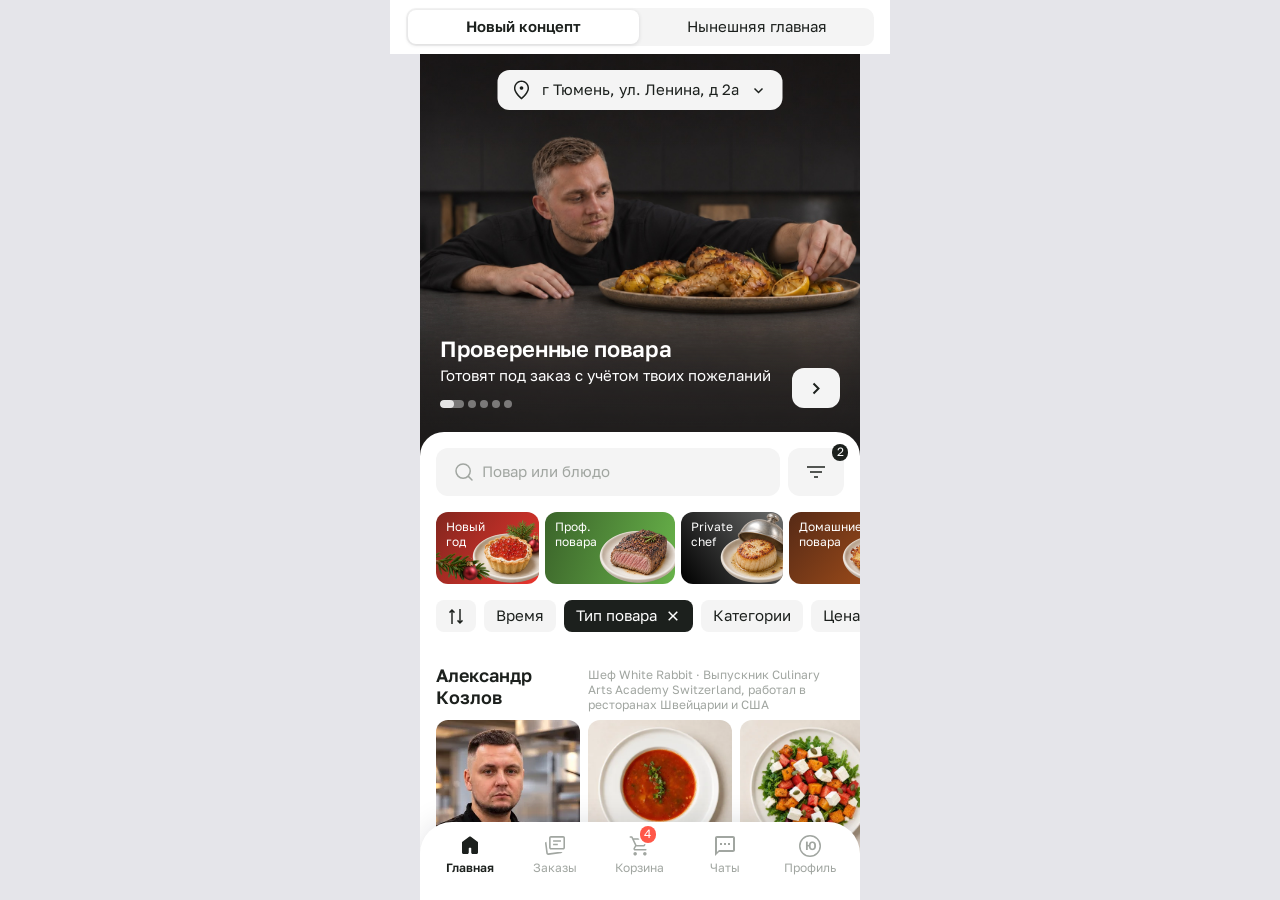
<file: glavnaya-ryad-povara/index.html>
<!doctype html>
<html lang="ru">
<head>
<meta charset="utf-8">
<meta name="viewport" content="width=device-width, initial-scale=1">
<meta name="theme-color" content="#ffffff">
<title>Главная: новый концепт и нынешняя</title>
<!-- Сравнение для команды (2026-11-23): вкладки «Новый концепт» и «Нынешняя главная».
     Концепт — koncept.html, нынешняя — снимок прода nyneshnyaya/index.html.
     Обе страницы живут в своих фреймах: стили прода не задевают концепт, у каждой своя прокрутка,
     переключение мгновенное и прокрутка не сбрасывается.
     Вкладки не закреплены (2026-11-23): стоят только вверху и уезжают вместе с прокруткой открытой страницы. -->
<link rel="preconnect" href="https://fonts.googleapis.com">
<link rel="preconnect" href="https://fonts.gstatic.com" crossorigin>
<link rel="stylesheet" href="https://fonts.googleapis.com/css2?family=Golos+Text:wght@400;600&display=swap">
<link rel="stylesheet" href="ds/tokens.css?v=20261123pub9">
<style>
  html, body { margin: 0; height: 100%; }
  body { background: #e5e5ea; font: var(--font-body); color: var(--color-text-and-icon); }
  .cmp { display: flex; flex-direction: column; width: 100%; max-width: 500px; height: 100vh; height: 100dvh; margin: 0 auto; overflow: hidden; background: #fff; }
  .cmp-tabs { flex: none; display: flex; gap: 2px; margin: 8px 16px; padding: 2px; border-radius: 10px; background: var(--color-bg-contrast); }
  .cmp-tabs button { flex: 1 1 0; min-width: 0; padding: 6px 8px 7px; border: 0; border-radius: 8px; background: none; font: var(--font-body); color: var(--color-text-and-icon); white-space: nowrap; cursor: pointer; }
  .cmp-tabs button[aria-selected="true"] { background: #fff; color: var(--color-text-and-icon); font-weight: 600; box-shadow: 0 1px 4px rgba(13, 18, 28, .12); }
  .cmp-view { position: relative; flex: 1; min-height: 0; }
  .cmp-view iframe { position: absolute; inset: 0; width: 100%; height: 100%; border: 0; background: #fff; }
  .cmp-view iframe[aria-hidden="true"] { visibility: hidden; }
</style>
</head>
<body>
<div class="cmp">
  <div class="cmp-tabs" role="tablist">
    <button type="button" role="tab" data-view="koncept" aria-selected="true">Новый концепт</button>
    <button type="button" role="tab" data-view="nyneshnyaya" aria-selected="false">Нынешняя главная</button>
  </div>
  <div class="cmp-view">
    <iframe id="koncept" title="Новый концепт" src="koncept.html" aria-hidden="false"></iframe>
    <iframe id="nyneshnyaya" title="Нынешняя главная" src="nyneshnyaya/index.html" aria-hidden="true"></iframe>
  </div>
</div>
<script>
  // Старые ссылки на #v1 и #v2 ведут в архив
  if (location.hash === '#v1' || location.hash === '#v2') location.replace('arhiv/index.html' + location.hash);
  document.querySelectorAll('.cmp-tabs button').forEach(function (btn) {
    btn.addEventListener('click', function () {
      document.querySelectorAll('.cmp-tabs button').forEach(function (b) {
        var on = b === btn;
        b.setAttribute('aria-selected', on);
        document.getElementById(b.dataset.view).setAttribute('aria-hidden', !on);
      });
      active = btn.dataset.view;
      fold();
    });
  });
  // Вкладки не закреплены: пока открытая страница прокручена меньше их высоты, они уезжают вверх на столько же,
  // дальше спрятаны совсем. Прокрутка у каждой страницы своя — внутри фрейма; у концепта она в .scroll.
  var tabs = document.querySelector('.cmp-tabs'), active = 'koncept';
  function scroller(id) {
    try {
      var d = document.getElementById(id).contentDocument;
      return id === 'koncept' ? d.querySelector('.scroll') : d.scrollingElement;
    } catch (e) { return null; }
  }
  // Сдвиг пишем прямо в обработчике прокрутки: она и так приходит раз в кадр, а requestAnimationFrame
  // в родительском окне отстаёт от прокрутки внутри фрейма.
  function fold() {
    var sc = scroller(active), top = sc ? sc.scrollTop : 0, h = tabs.offsetHeight + 16;
    tabs.style.marginTop = (8 - Math.min(Math.max(top, 0), h)) + 'px';
  }
  ['koncept', 'nyneshnyaya'].forEach(function (id) {
    var frame = document.getElementById(id);
    function hook() {
      var sc = scroller(id);
      if (!sc) return;
      (id === 'koncept' ? sc : frame.contentWindow).addEventListener('scroll', fold, { passive: true });
      fold();
    }
    frame.addEventListener('load', hook);
    if (frame.contentDocument && frame.contentDocument.readyState === 'complete') hook();
  });
</script>
</body>
</html>
</file>
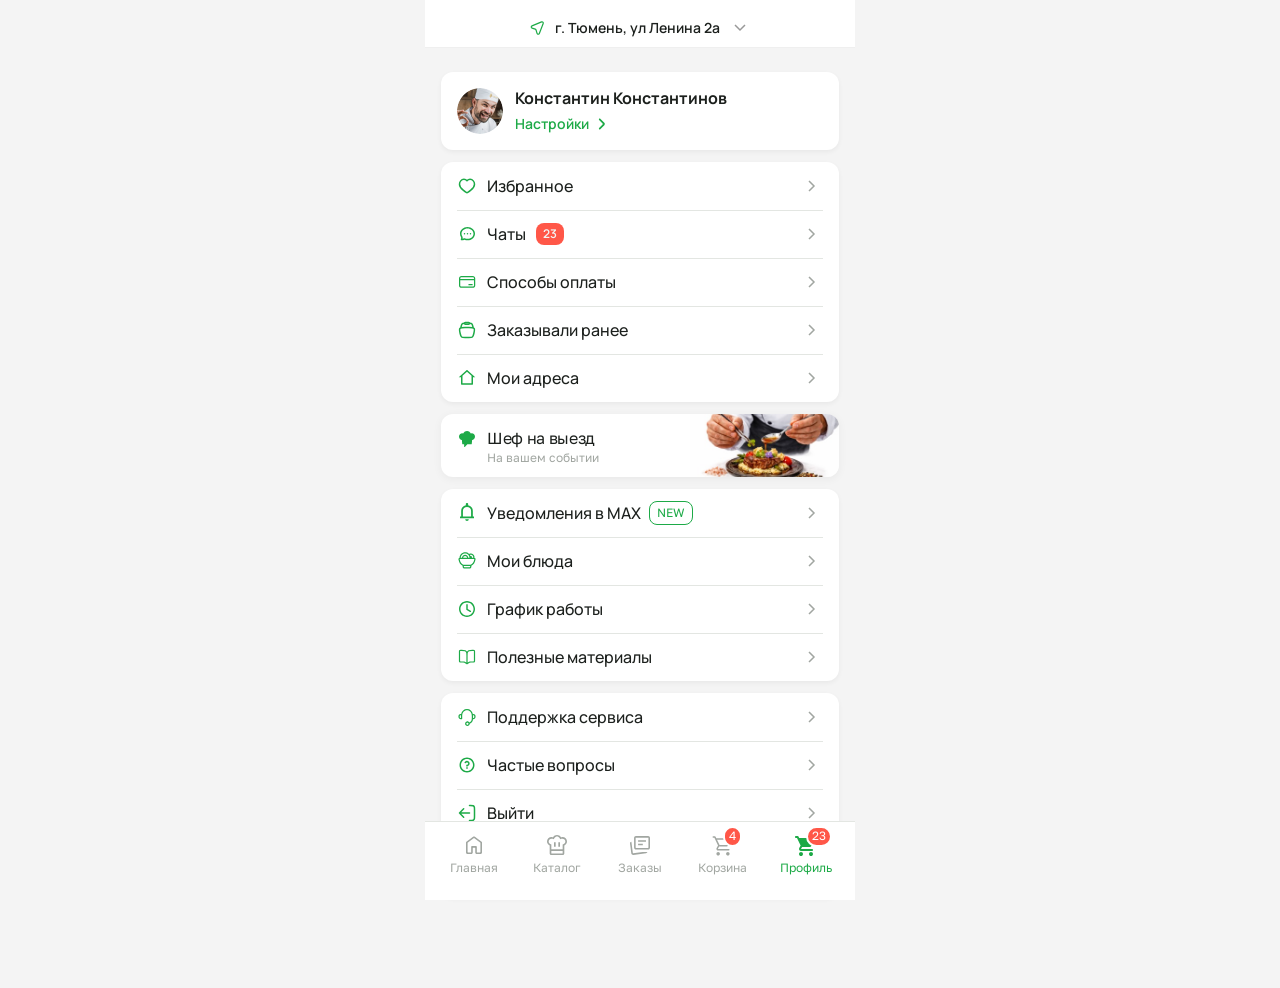
<file: zakrytie-grafika/index.html>
<!doctype html>
<html lang="ru">
<head>
<meta charset="utf-8">
<meta name="viewport" content="width=device-width, initial-scale=1, viewport-fit=cover">
<meta name="theme-color" content="#ffffff">
<meta name="color-scheme" content="light">
<!-- «На экран Домой» в Safari: откроется без адресной строки браузера -->
<meta name="apple-mobile-web-app-capable" content="yes">
<meta name="apple-mobile-web-app-status-bar-style" content="default">
<meta name="apple-mobile-web-app-title" content="График работы">
<meta name="mobile-web-app-capable" content="yes">
<title>Закрытие графика</title>
<link rel="preconnect" href="https://fonts.googleapis.com">
<link rel="preconnect" href="https://fonts.gstatic.com" crossorigin>
<link rel="stylesheet" href="https://fonts.googleapis.com/css2?family=Golos+Text:wght@400;500;600&family=Manrope:wght@500;600;700&display=swap">

<style>
/* =====================================================================
   Токены UI-кита «Мой Повар» — значения из Фигмы, менять нельзя
   ===================================================================== */
:root{
  --text-and-icon:#1c201d;
  --text-and-icon-mute:#a1a6a1;
  --text-and-icon-on-dark:#ffffff;
  --bg:#ffffff;
  --bg-contrast:#f4f4f4;
  --accent:#1daa47;
  --accent-bg:#e7f5eb;
  --border:#e3e6e2;
  --error:#ff5748;

  --primitive-4:4px;
  --border-radius-small:8px;
  --border-radius:12px;
  --border-radius-big:16px;

  --font:"Golos Text",-apple-system,BlinkMacSystemFont,"Segoe UI",Roboto,sans-serif;

  --h2:600 22px/28px var(--font);
  --h3:600 18px/22px var(--font);
  --h4:600 15px/21px var(--font);
  --h5:600 12px/15px var(--font);
  --body-v2:400 15px/21px var(--font);
  --caption-v2:400 12px/15px var(--font);

  --app-max:430px;
}

*{box-sizing:border-box;-webkit-tap-highlight-color:transparent}
html{background:var(--bg-contrast)}
body{
  margin:0;background:var(--bg-contrast);color:var(--text-and-icon);
  font:var(--body-v2);letter-spacing:0;-webkit-font-smoothing:antialiased;
}
body.locked{overflow:hidden}
button{font:inherit;color:inherit;background:none;border:none;padding:0;margin:0;cursor:pointer;text-align:left}
p{margin:0}
svg{display:block}
:focus-visible{outline:2px solid var(--accent);outline-offset:2px}

#app{max-width:var(--app-max);margin:0 auto;min-height:100dvh;background:var(--bg-contrast);position:relative}

.scr{min-height:100dvh;display:flex;flex-direction:column}
.scr-white{background:var(--bg)}

/* ---------- навбар ---------- */
.navbar{
  background:var(--bg);border-bottom:1px solid var(--border);
  display:flex;align-items:center;justify-content:space-between;
  padding:8px 16px;position:sticky;top:0;z-index:10;
}
.navbar .ttl{font:var(--h4);flex:1;text-align:center}
.nav-btn{width:40px;height:40px;border-radius:180px;flex:none;display:flex;align-items:center;justify-content:center}
.nav-btn.grey{background:var(--bg-contrast)}
.nav-btn.ghost{visibility:hidden}
.nav-btn:active{filter:brightness(.95)}

/* =====================================================================
   КАЛЕНДАРЬ. Один месяц, переключение стрелками, таббара нет.
   Макет: «Профиль и обвес», секция «График работы · 03.09.26».
   ===================================================================== */
.month{padding:24px 16px 16px;display:flex;flex-direction:column}

.mnav{display:flex;align-items:center;justify-content:center;gap:16px}
.mnav .nm{font:var(--h2);white-space:nowrap;min-width:132px;text-align:center}
.mnav button{width:24px;height:24px;flex:none}

.mcount{
  padding-top:20px;text-align:right;
  font:var(--caption-v2);color:var(--text-and-icon-mute);
}

.wdays{display:grid;grid-template-columns:repeat(7,1fr);gap:2px;margin-top:24px}
.wdays button{
  background:var(--bg-contrast);border-radius:var(--primitive-4);
  padding:6px 8px 8px;font:var(--caption-v2);color:var(--text-and-icon);
  height:29px;
}

.mgrid{display:grid;grid-template-columns:repeat(7,1fr);gap:2px;margin-top:12px}

.cell{
  height:58px;position:relative;
  display:flex;flex-direction:column;align-items:flex-start;gap:4px;
  padding:6px 8px 8px;
  background:var(--bg-contrast);border:1px solid var(--bg-contrast);
  border-radius:var(--primitive-4);
}
.cell .d{font:var(--caption-v2);font-variant-numeric:lining-nums tabular-nums;color:var(--text-and-icon)}
.cell .t{
  display:flex;flex-direction:column;gap:1px;
  font:400 9px/11px var(--font);font-variant-numeric:lining-nums tabular-nums;
  color:var(--text-and-icon);
}
/* выходной — та же плитка, но белая и без времени */
.cell.free{background:var(--bg)}
.cell.free .t{visibility:hidden}
/* выделенный день */
.cell.sel{background:var(--accent);border-color:var(--accent)}
.cell.sel .d,.cell.sel .t{color:var(--text-and-icon-on-dark)}
/* сегодня — плашка под числом */
.cell .d.today{
  background:var(--error);color:var(--text-and-icon-on-dark);
  border-radius:var(--primitive-4);min-width:11px;height:16px;
  display:inline-flex;align-items:center;justify-content:center;
  padding:0 3px;margin:-.5px -3px;
}
.cell.sel .d.today{background:var(--bg);color:var(--accent)}
/* соседние месяцы */
.cell.out{background:transparent;border-color:transparent;cursor:default}
.cell.out .d{color:var(--text-and-icon-mute);opacity:.5}
.cell.out .t{visibility:hidden}
/* чёрточка в стопке времени — признак перерыва внутри смены */
.cell .t{position:relative}
.cell .t .dash{
  position:absolute;left:-2px;top:12px;width:8px;height:1px;
  background:var(--text-and-icon-mute);
}
.cell.sel .t .dash{background:var(--text-and-icon-on-dark)}

/* ---------- плашка выделения ---------- */
.actionbar{
  background:var(--bg);border-top:1px solid var(--border);
  padding:16px 16px 56px;display:flex;flex-direction:column;gap:16px;
  position:sticky;bottom:0;margin-top:auto;z-index:5;
}
.ab-top{display:flex;gap:8px;align-items:flex-start}
.ab-txt{flex:1;min-width:0;font:var(--body-v2);padding:1px 0 2px}
.ab-txt i{font-style:normal;color:var(--text-and-icon-mute)}
.ab-x{width:24px;height:24px;flex:none}
.ab-btns{display:flex;gap:8px;align-items:flex-start}
.ab-col{flex:1;min-width:0;display:flex;flex-direction:column;gap:4px}
/* сколько выходных подряд получится — под кнопкой «Выходной» */
.ab-hint{font:var(--caption-v2);color:var(--text-and-icon);text-align:center}

.btn{
  border-radius:var(--border-radius);
  display:flex;align-items:center;justify-content:center;gap:6px;
  padding:12px 20px;font:var(--body-v2);
}
.btn .lbl{padding:1px 0 2px}
.btn.primary{background:var(--accent);color:var(--text-and-icon-on-dark);padding-left:16px}
.btn.grey{background:var(--bg-contrast);color:var(--text-and-icon)}
.btn.flex{flex:1;min-width:0}
.btn:active{filter:brightness(.95)}
.btn:disabled{cursor:not-allowed}
.btn.grey:disabled{background:transparent;border:1px solid var(--border);color:var(--text-and-icon-mute);padding:11px 19px}
.btn.primary:disabled{background:var(--bg-contrast);color:var(--text-and-icon-mute)}
.btn.wide{width:100%;padding-left:20px}
.btn.wide .lbl{flex:1;min-width:0;text-align:center}

/* =====================================================================
   ШТОРКА «Рабочее время»
   ===================================================================== */
.scrim{position:fixed;inset:0;background:var(--text-and-icon);opacity:.5;z-index:20;animation:fade .18s ease}
@keyframes fade{from{opacity:0}}
.sheet-wrap{
  position:fixed;top:40px;bottom:0;left:0;right:0;z-index:21;
  max-width:var(--app-max);margin:0 auto;
  display:flex;flex-direction:column;align-items:center;gap:12px;
  animation:rise .24s cubic-bezier(.22,.7,.3,1);pointer-events:none;
}
@keyframes rise{from{transform:translateY(28px);opacity:.4}}
@media (prefers-reduced-motion:reduce){.sheet-wrap,.scrim{animation:none}}
.sheet-wrap.hug{top:auto;bottom:0;max-height:calc(100dvh - 40px)}
.sheet-wrap.hug .sheet{flex:0 1 auto}
.grabber{width:60px;height:6px;border-radius:7px;background:var(--bg);flex:none}
.sheet{
  background:var(--bg);border-radius:var(--border-radius-big) var(--border-radius-big) 0 0;
  width:100%;flex:1;min-height:0;display:flex;flex-direction:column;
  padding-bottom:56px;overflow:hidden;pointer-events:auto;
}
.sheet-hd{
  display:flex;align-items:center;justify-content:space-between;gap:8px;
  padding:16px;border-bottom:1px solid var(--border);flex:none;
}
.sheet-hd .ttl{flex:1;min-width:0;font:var(--h3)}
.sheet-hd .x{width:28px;height:28px;flex:none}
.sheet-body{padding:24px 16px;overflow-y:auto;flex:1;min-height:0;display:flex;flex-direction:column}

.fgroup{display:flex;flex-direction:column;gap:24px}
.fblock{display:flex;flex-direction:column;gap:8px}
.flabel{font:var(--body-v2);height:21px}
.trow{display:flex;gap:8px;align-items:center}
.trow .dash{font:var(--body-v2);flex:none}
.trow .tail{flex:1;min-width:0;display:flex;gap:8px;align-items:center}
.trow .del{width:24px;height:24px;flex:none}

.input{
  background:var(--bg);border:1px solid var(--border);border-radius:var(--border-radius);
  display:flex;align-items:center;justify-content:space-between;
  padding:12px;overflow:hidden;height:48px;position:relative;
}
.input.flex{flex:1;min-width:0}
.input .txt{font:var(--body-v2);font-variant-numeric:lining-nums tabular-nums;white-space:nowrap}
.input .ic{width:24px;height:24px;flex:none}
.input.bad{border-color:var(--error)}
.input select{position:absolute;inset:0;width:100%;height:100%;opacity:0;border:none;padding:0;margin:0;font-size:16px;cursor:pointer}

.addbrk{display:flex;gap:4px;align-items:center;align-self:flex-start}
.addbrk .lbl{font:var(--h4);color:var(--accent);padding:1px 0 2px}

.submit{padding-top:48px;display:flex;flex-direction:column;gap:8px}
.submit .formerr{font:var(--caption-v2);color:var(--error)}

/* подсказки под кнопкой */
.tips{padding-top:8px;display:flex;flex-direction:column;gap:8px}
.tip{
  background:var(--bg-contrast);border-radius:var(--border-radius-small);
  padding:8px 8px 12px;display:flex;flex-direction:column;gap:4px;
  font:var(--caption-v2);color:var(--text-and-icon);
}
.tip b{font:var(--h5)}
.tips-row{display:flex;gap:8px;align-items:stretch}
.tips-row .tip{flex:1;min-width:0}

/* =====================================================================
   ШТОРКА «Приостановить работу» — секция 7540:15009
   ===================================================================== */
.pause-body{padding:24px 16px;overflow-y:auto;flex:1;min-height:0;display:flex;flex-direction:column;gap:16px}
.pause-periods{font:var(--body-v2)}
.reason{display:flex;flex-direction:column;gap:8px}
.reason .flabel{color:var(--text-and-icon-mute)}
.reason textarea{
  display:block;width:100%;height:111px;resize:none;
  background:var(--bg);border:1px solid var(--border);border-radius:var(--border-radius-small);
  padding:8px 12px;font:var(--body-v2);color:var(--text-and-icon);
}
.reason textarea:focus{outline:none;border-color:var(--accent)}
.chk{display:flex;gap:6px;align-items:center;align-self:flex-start;padding-bottom:8px}
.chk .box{
  width:24px;height:24px;flex:none;display:flex;align-items:center;justify-content:center;
}
.chk .box i{
  width:18px;height:18px;border-radius:var(--primitive-4);border:1px solid var(--border);
  background:var(--bg);display:flex;align-items:center;justify-content:center;
}
.chk.on .box i{background:var(--accent);border-color:var(--accent)}
.chk.on .box svg path{stroke:var(--text-and-icon-on-dark)}
.chk .lbl{font:var(--body-v2);padding:1px 0 2px}
.pause-foot{padding:16px 16px 0;flex:none}

/* ---------- нижнее меню (осталось только в профиле) ---------- */
.tabbar{
  background:var(--bg);border-top:1px solid var(--border);
  display:flex;align-items:flex-start;justify-content:center;padding:0 8px;
  position:sticky;bottom:0;margin-top:auto;
}
.tabitem{
  flex:1;min-width:0;display:flex;flex-direction:column;align-items:center;justify-content:flex-end;
  gap:2px;padding:12px 0 24px;position:relative;
}
.tabitem .lbl{font:var(--caption-v2);color:var(--text-and-icon-mute);padding-bottom:1px}
.tabitem.on .lbl{color:var(--accent)}
.tabitem .ic{position:relative}
.tabitem .badge{
  position:absolute;left:12px;top:-8px;
  background:var(--error);border:2px solid var(--bg);border-radius:16px;
  padding:0 4px 2px;min-width:16px;text-align:center;
  font:var(--caption-v2);color:var(--text-and-icon-on-dark);
}

/* =====================================================================
   ШТОРКА «Подсказки»
   ===================================================================== */
.tips-body{padding:24px 16px;overflow-y:auto;flex:1;min-height:0;display:flex;flex-direction:column;gap:16px}
.tip-row{
  display:flex;gap:16px;align-items:flex-start;
  padding:8px 0;border-bottom:1px solid var(--border);
}
.tip-row p{flex:1;min-width:0;font:var(--body-v2)}
.tip-ill{flex:none;display:flex;gap:2px;align-items:center}
.tip-ill .cell{width:47.29px}

/* увеличенный кусок ячейки — показать чёрточку крупно */
.tip-mag{width:68px;height:58px;position:relative;overflow:hidden;flex:none}
.tip-mag .cell{position:absolute;left:-.286px;top:-53.447px;transform:scale(2.184);transform-origin:0 0}

/* столбец «нажал на день недели» с затуханием и кружком нажатия */
.tip-week{width:48px;height:66px;position:relative;overflow:hidden;flex:none}
.tip-week .col{position:absolute;left:0;top:0;width:48px;display:flex;flex-direction:column;gap:4px}
.tip-week .wd{
  background:var(--bg-contrast);border-radius:var(--primitive-4);
  padding:6px 8px 8px;font:var(--caption-v2);color:var(--text-and-icon);
}
.tip-week .cell{width:48px}
.tip-week .fade{
  position:absolute;left:0;right:0;bottom:0;height:25px;
  background:linear-gradient(to top,var(--bg),rgba(255,255,255,0));
}
.tip-week .hand{position:absolute;left:18.33px;top:15px;width:16px;height:17px}
/* =====================================================================
   ПРОФИЛЬ. Карточки этого экрана набраны Manrope — так в ките;
   заголовок «Шеф на выезд» — Golos Text body-lg 16/24 c трекингом −0.32.
   ===================================================================== */
.scr-profile{background:var(--bg-contrast)}

/* шапка с адресом: 8px сверху, строка 40, снизу линия #efefef */
.pnav{
  background:var(--bg);border-bottom:1px solid #efefef;
  padding:8px 16px 0;height:48px;position:sticky;top:0;z-index:10;
}
.pnav-row{height:40px;display:flex;align-items:center;justify-content:center}
.pnav-form{display:flex;gap:8px;align-items:center;border-radius:var(--border-radius-small)}
.pnav-loc{display:flex;gap:10px;align-items:center;justify-content:center}
.pnav-loc .ic{width:16px;height:16px;flex:none}
.pnav-loc .tx{
  font:600 14px/20px "Manrope",var(--font);color:var(--text-and-icon);
  white-space:nowrap;font-feature-settings:"salt" 1,"liga" 0;
}
.pnav-form .cv{width:24px;height:24px;flex:none}

.pbody{padding:24px 16px 12px;display:flex;flex-direction:column;gap:12px;flex:1}

.pcard{background:var(--bg);border-radius:var(--border-radius);box-shadow:0 2px 5px rgba(0,0,0,.05)}
.pcard.pmenu{padding:12px 16px;display:flex;flex-direction:column;gap:12px}
/* в Фигме это line нулевой высоты со штрихом поверх — гасим 1px отрицательными полями */
.pline{height:1px;margin:-.5px 0;background:var(--border);width:100%;flex:none}

.prow{display:flex;gap:10px;align-items:center;width:100%;text-align:left}
.prow.top{align-items:flex-start}
.prow-l{flex:1;min-width:0;display:flex;gap:10px;align-items:center}
.prow.top .prow-l{align-items:flex-start}
.pico{width:20px;height:20px;flex:none;position:relative}
.pico.pt{margin-top:2px}
.pico.rot180{transform:rotate(180deg)}
/* иконки, вложенные в бокс 20×20 со смещениями из Фигмы */
.pico.inset-chat svg{position:absolute;left:12.5%;top:16.67%;width:75%;height:66.66%}
.pico.inset-card svg{position:absolute;left:9.38%;top:18.75%;width:81.24%;height:59.37%}
.pico.inset-time svg{position:absolute;left:10%;top:10%;width:80%;height:80%}
.plbl{flex:1;min-width:0;font:500 16px/24px "Manrope",var(--font);color:var(--text-and-icon)}
.plbl.nowrap{flex:none;white-space:nowrap}
.pchev{width:24px;height:24px;flex:none;transform:rotate(90deg)}

.pbadge{
  background:var(--error);height:22px;border-radius:var(--border-radius-small);
  padding:2px 4px 3px;display:flex;align-items:center;justify-content:center;flex:none;
}
.pbadge span{
  font:600 12px/18px "Manrope",var(--font);color:var(--bg-contrast);
  width:20px;text-align:center;
}

.pnew{display:flex;gap:8px;align-items:center;flex:none}
.ptag{
  border:1px solid var(--accent);border-radius:var(--border-radius-small);
  padding:3px 7px 4px;font:var(--caption-v2);color:var(--accent);flex:none;
}

/* карточка профиля */
.pcard.phead{padding:16px}
.phead-row{display:flex;gap:12px;align-items:center}
.pava{width:46px;height:46px;border-radius:50%;object-fit:cover;flex:none;display:block}
.pname-col{display:flex;flex-direction:column;gap:6px;justify-content:center;min-width:0}
.pname{font:700 16px/20px "Manrope",var(--font);color:var(--text-and-icon);white-space:nowrap}
.pset{display:flex;gap:2px;align-items:center}
.pset .tx{font:600 14px/20px "Manrope",var(--font);color:var(--accent);white-space:nowrap}
.pset .ic{width:20px;height:20px;flex:none}

/* «Шеф на выезд» — с картинкой в углу */
.pcard.pchef{
  padding:12px 16px;position:relative;overflow:hidden;
  box-shadow:0 2px 10px rgba(0,0,0,.05);
}
.pchef .deco{
  position:absolute;right:0;top:0;width:149px;height:64px;
  object-fit:cover;object-position:center 46%;pointer-events:none;
}
.pchef .prow{position:relative}
.pchef-txt{flex:1;min-width:0;display:flex;flex-direction:column}
.pchef-txt .t{font:400 16px/24px var(--font);letter-spacing:-.32px;color:var(--text-and-icon)}
.pchef-txt .s{font:var(--caption-v2);color:var(--text-and-icon-mute)}

</style>
</head>
<body>

<div id="app"></div>

<script>
"use strict";

/* =====================================================================
   ИКОНКИ — экспорт из Фигмы, путь в путь
   ===================================================================== */
const I = {
"back": "<svg overflow=\"visible\" width=\"28\" height=\"28\" viewBox=\"0 0 28 28\" fill=\"none\" xmlns=\"http://www.w3.org/2000/svg\"> <g id=\"arrow-sm-left-svgrepo-com 1\"> <path id=\"Vector\" d=\"M7 14H21M12.8333 19.8333L7 14L12.8333 8.16667\" stroke=\"#1DAA47\" stroke-width=\"1.5\" stroke-linecap=\"round\" stroke-linejoin=\"round\"/> </g> </svg>",
"addwhite": "<svg overflow=\"visible\" width=\"24\" height=\"24\" viewBox=\"0 0 24 24\" fill=\"none\" xmlns=\"http://www.w3.org/2000/svg\"> <g id=\"add+\"> <path id=\"add_2\" d=\"M11.25 20.5V12.75H3.5V11.25H11.25V3.5H12.75V11.25H20.5V12.75H12.75V20.5H11.25Z\" fill=\"white\"/> </g> </svg>",
"chevleft": "<svg overflow=\"visible\" width=\"24\" height=\"24\" viewBox=\"0 0 24 24\" fill=\"none\" xmlns=\"http://www.w3.org/2000/svg\"> <g id=\"chevron-left-bold\"> <path id=\"Vector 201\" d=\"M14.5 17.5L9.5 12.5L14.5 7.5\" stroke=\"#1DAA47\" stroke-width=\"2\"/> </g> </svg>",
"chevright": "<svg overflow=\"visible\" width=\"24\" height=\"24\" viewBox=\"0 0 24 24\" fill=\"none\" xmlns=\"http://www.w3.org/2000/svg\"> <g id=\"chevron-right-bold\"> <path id=\"Vector 201\" d=\"M9.5 7.5L14.5 12.5L9.5 17.5\" stroke=\"#1DAA47\" stroke-width=\"2\"/> </g> </svg>",
"close24": "<svg overflow=\"visible\" width=\"24\" height=\"24\" viewBox=\"0 0 24 24\" fill=\"none\" xmlns=\"http://www.w3.org/2000/svg\"> <g id=\"close\"> <path id=\"close_2\" d=\"M6.3057 19.0674L5.25195 18.0136L10.852 12.4136L5.25195 6.81364L6.3057 5.75989L11.9057 11.3599L17.5057 5.75989L18.5595 6.81364L12.9595 12.4136L18.5595 18.0136L17.5057 19.0674L11.9057 13.4674L6.3057 19.0674Z\" fill=\"#1C201D\"/> </g> </svg>",
"close28": "<svg overflow=\"visible\" width=\"28\" height=\"28\" viewBox=\"0 0 28 28\" fill=\"none\" xmlns=\"http://www.w3.org/2000/svg\"> <g id=\"close-line\"> <path id=\"Vector\" d=\"M14 12.5153L19.1975 7.3178L20.6822 8.8025L15.4847 14L20.6822 19.1975L19.1975 20.6822L14 15.4847L8.8025 20.6822L7.3178 19.1975L12.5153 14L7.3178 8.8025L8.8025 7.3178L14 12.5153Z\" fill=\"#1C201D\"/> </g> </svg>",
"clock": "<svg overflow=\"visible\" width=\"24\" height=\"24\" viewBox=\"0 0 24 24\" fill=\"none\" xmlns=\"http://www.w3.org/2000/svg\"> <g id=\"time\"> <path id=\"schedule\" d=\"M15.2902 16.2887L16.2887 15.2902L12.7105 11.712V7.26316H11.2895V12.2878L15.2902 16.2887ZM12.0017 21C10.7568 21 9.58674 20.7638 8.49142 20.2914C7.39611 19.8189 6.44337 19.1778 5.63321 18.368C4.82305 17.5581 4.18161 16.6058 3.70887 15.5109C3.23629 14.4161 3 13.2463 3 12.0017C3 10.7568 3.23621 9.58674 3.70863 8.49142C4.18105 7.39611 4.82218 6.44337 5.63203 5.63321C6.44187 4.82305 7.39421 4.18161 8.48905 3.70887C9.5839 3.23629 10.7537 3 11.9983 3C13.2432 3 14.4133 3.23621 15.5086 3.70863C16.6039 4.18105 17.5566 4.82218 18.3668 5.63203C19.1769 6.44187 19.8184 7.39421 20.2911 8.48905C20.7637 9.5839 21 10.7537 21 11.9983C21 13.2432 20.7638 14.4133 20.2914 15.5086C19.8189 16.6039 19.1778 17.5566 18.368 18.3668C17.5581 19.1769 16.6058 19.8184 15.5109 20.2911C14.4161 20.7637 13.2463 21 12.0017 21ZM12 19.5789C14.1 19.5789 15.8882 18.8408 17.3645 17.3645C18.8408 15.8882 19.5789 14.1 19.5789 12C19.5789 9.9 18.8408 8.11184 17.3645 6.63553C15.8882 5.15921 14.1 4.42105 12 4.42105C9.9 4.42105 8.11184 5.15921 6.63553 6.63553C5.15921 8.11184 4.42105 9.9 4.42105 12C4.42105 14.1 5.15921 15.8882 6.63553 17.3645C8.11184 18.8408 9.9 19.5789 12 19.5789Z\" fill=\"white\"/> </g> </svg>",
"minus": "<svg overflow=\"visible\" width=\"24\" height=\"24\" viewBox=\"0 0 24 24\" fill=\"none\" xmlns=\"http://www.w3.org/2000/svg\"> <g id=\"add+\"> <path id=\"add_2\" d=\"M11.25 12.75H3.5V11.25H11.25H12.75H20.5V12.75H12.75H11.25Z\" fill=\"#1DAA47\"/> </g> </svg>",
"plus": "<svg overflow=\"visible\" width=\"24\" height=\"24\" viewBox=\"0 0 24 24\" fill=\"none\" xmlns=\"http://www.w3.org/2000/svg\"> <g id=\"add+\"> <path id=\"add_2\" d=\"M11.25 20.5V12.75H3.5V11.25H11.25V3.5H12.75V11.25H20.5V12.75H12.75V20.5H11.25Z\" fill=\"#1DAA47\"/> </g> </svg>",
"caret": "<svg overflow=\"visible\" width=\"24\" height=\"24\" viewBox=\"0 0 24 24\" fill=\"none\" xmlns=\"http://www.w3.org/2000/svg\"> <g id=\"arrow-down-s-line\"> <path id=\"Vector\" d=\"M12 13.0548L16.455 8.5998L17.7276 9.8724L12 15.6L6.2724 9.8724L7.545 8.5998L12 13.0548Z\" fill=\"#A1A6A1\"/> </g> </svg>",
"addbold": "<svg overflow=\"visible\" width=\"24\" height=\"24\" viewBox=\"0 0 24 24\" fill=\"none\" xmlns=\"http://www.w3.org/2000/svg\"> <g id=\"add+-bold\"> <path id=\"add\" d=\"M11 13H5V11H11V5H13V11H19V13H13V19H11V13Z\" fill=\"#1DAA47\"/> </g> </svg>",
"calend": "<svg overflow=\"visible\" width=\"24\" height=\"24\" viewBox=\"0 0 24 24\" fill=\"none\" xmlns=\"http://www.w3.org/2000/svg\"> <g id=\"calend-2026\"> <path id=\"Vector\" d=\"M12 14.0004C11.8679 14.0037 11.7365 13.9799 11.6139 13.9306C11.4913 13.8812 11.38 13.8073 11.287 13.7134C11.1931 13.6204 11.1192 13.5092 11.0699 13.3866C11.0205 13.264 10.9967 13.1326 11 13.0004C11 12.7178 11.0957 12.4801 11.287 12.2874C11.38 12.1936 11.4913 12.1197 11.6139 12.0703C11.7365 12.021 11.8679 11.9972 12 12.0004C12.2827 12.0004 12.5203 12.0961 12.713 12.2874C12.9043 12.4794 13 12.7171 13 13.0004C13 13.2831 12.9043 13.5208 12.713 13.7134C12.62 13.8073 12.5087 13.8812 12.3861 13.9306C12.2635 13.9799 12.1321 14.0037 12 14.0004ZM8 14.0004C7.86787 14.0037 7.73647 13.9799 7.61386 13.9306C7.49125 13.8812 7.38002 13.8073 7.287 13.7134C7.19311 13.6204 7.11922 13.5092 7.06987 13.3866C7.02051 13.264 6.99674 13.1326 7 13.0004C7 12.7178 7.09567 12.4801 7.287 12.2874C7.38002 12.1936 7.49125 12.1197 7.61386 12.0703C7.73647 12.021 7.86787 11.9972 8 12.0004C8.28267 12.0004 8.52033 12.0961 8.713 12.2874C8.90433 12.4801 9 12.7178 9 13.0004C9 13.2831 8.90433 13.5208 8.713 13.7134C8.61998 13.8073 8.50875 13.8812 8.38614 13.9306C8.26353 13.9799 8.13213 14.0037 8 14.0004ZM16 14.0004C15.8679 14.0037 15.7365 13.9799 15.6139 13.9306C15.4913 13.8812 15.38 13.8073 15.287 13.7134C15.1931 13.6204 15.1192 13.5092 15.0699 13.3866C15.0205 13.264 14.9967 13.1326 15 13.0004C15 12.7178 15.0957 12.4801 15.287 12.2874C15.38 12.1936 15.4913 12.1197 15.6139 12.0703C15.7365 12.021 15.8679 11.9972 16 12.0004C16.2827 12.0004 16.5203 12.0961 16.713 12.2874C16.9043 12.4794 17 12.7171 17 13.0004C17 13.2831 16.9043 13.5208 16.713 13.7134C16.62 13.8073 16.5087 13.8812 16.3861 13.9306C16.2635 13.9799 16.1321 14.0037 16 14.0004ZM12 18.0005C11.8679 18.0037 11.7365 17.9799 11.6139 17.9306C11.4913 17.8812 11.38 17.8073 11.287 17.7134C11.1931 17.6204 11.1192 17.5092 11.0699 17.3866C11.0205 17.264 10.9967 17.1326 11 17.0004C11 16.7178 11.0957 16.4801 11.287 16.2874C11.38 16.1936 11.4913 16.1197 11.6139 16.0703C11.7365 16.021 11.8679 15.9972 12 16.0004C12.2827 16.0004 12.5203 16.0961 12.713 16.2874C12.9043 16.4794 13 16.7171 13 17.0004C13 17.2831 12.9043 17.5208 12.713 17.7134C12.62 17.8073 12.5087 17.8812 12.3861 17.9306C12.2635 17.9799 12.1321 18.0037 12 18.0005ZM8 18.0005C7.86787 18.0037 7.73647 17.9799 7.61386 17.9306C7.49125 17.8812 7.38002 17.8073 7.287 17.7134C7.19311 17.6204 7.11922 17.5092 7.06987 17.3866C7.02051 17.264 6.99674 17.1326 7 17.0004C7 16.7178 7.09567 16.4801 7.287 16.2874C7.38002 16.1936 7.49125 16.1197 7.61386 16.0703C7.73647 16.021 7.86787 15.9972 8 16.0004C8.28267 16.0004 8.52033 16.0961 8.713 16.2874C8.90433 16.4801 9 16.7178 9 17.0004C9 17.2831 8.90433 17.5208 8.713 17.7134C8.61998 17.8073 8.50875 17.8812 8.38614 17.9306C8.26353 17.9799 8.13213 18.0037 8 18.0005ZM16 18.0005C15.8679 18.0037 15.7365 17.9799 15.6139 17.9306C15.4913 17.8812 15.38 17.8073 15.287 17.7134C15.1931 17.6204 15.1192 17.5092 15.0699 17.3866C15.0205 17.264 14.9967 17.1326 15 17.0004C15 16.7178 15.0957 16.4801 15.287 16.2874C15.38 16.1936 15.4913 16.1197 15.6139 16.0703C15.7365 16.021 15.8679 15.9972 16 16.0004C16.2827 16.0004 16.5203 16.0961 16.713 16.2874C16.9043 16.4794 17 16.7171 17 17.0004C17 17.2831 16.9043 17.5208 16.713 17.7134C16.62 17.8073 16.5087 17.8812 16.3861 17.9306C16.2635 17.9799 16.1321 18.0037 16 18.0005ZM4.5 22.0005C4.1 22.0005 3.75 21.8504 3.45 21.5504C3.15 21.2504 3 20.9005 3 20.5005V5.00045C3 4.60045 3.15 4.25045 3.45 3.95045C3.75 3.65045 4.1 3.50045 4.5 3.50045H6.125V2.80045C6.125 2.56712 6.2 2.37545 6.35 2.22545C6.42548 2.15079 6.51542 2.09232 6.61429 2.05363C6.71316 2.01494 6.81889 1.99685 6.925 2.00045C7.15833 2.00045 7.35433 2.07545 7.513 2.22545C7.671 2.37545 7.75 2.56712 7.75 2.80045V3.50045H16.25V2.80045C16.25 2.56712 16.325 2.37545 16.475 2.22545C16.5505 2.15079 16.6404 2.09232 16.7393 2.05363C16.8382 2.01494 16.9439 1.99685 17.05 2.00045C17.2833 2.00045 17.479 2.07545 17.637 2.22545C17.7957 2.37545 17.875 2.56712 17.875 2.80045V3.50045H19.5C19.9 3.50045 20.25 3.65045 20.55 3.95045C20.85 4.25045 21 4.60045 21 5.00045V20.5005C21 20.9005 20.85 21.2504 20.55 21.5504C20.25 21.8504 19.9 22.0005 19.5 22.0005H4.5ZM4.5 20.5005H19.5V9.75045H4.5V20.5005ZM4.5 8.25045H19.5V5.00045H4.5V8.25045Z\" fill=\"#1DAA47\"/> </g> </svg>",
"viewweek": "<svg overflow=\"visible\" width=\"56\" height=\"56\" viewBox=\"0 0 56 56\" fill=\"none\" xmlns=\"http://www.w3.org/2000/svg\"> <g id=\"view_week\"> <mask id=\"mask0_0_32\" style=\"mask-type:alpha\" maskUnits=\"userSpaceOnUse\" x=\"0\" y=\"0\" width=\"56\" height=\"56\"> <rect id=\"Bounding box\" width=\"56\" height=\"56\" fill=\"#D9D9D9\"/> </mask> <g mask=\"url(#mask0_0_32)\"> <path id=\"view_week_2\" d=\"M10.0532 42H19.4537V14H10.0532C9.84363 14 9.67155 14.0673 9.53699 14.2018C9.40243 14.3364 9.33516 14.5085 9.33516 14.7181V41.2819C9.33516 41.4915 9.40243 41.6636 9.53699 41.7982C9.67155 41.9327 9.84363 42 10.0532 42ZM22.9537 42H33.05V14H22.9537V42ZM36.55 42H45.9504C46.16 42 46.3321 41.9327 46.4667 41.7982C46.6012 41.6636 46.6685 41.4915 46.6685 41.2819V14.7181C46.6685 14.5085 46.6012 14.3364 46.4667 14.2018C46.3321 14.0673 46.16 14 45.9504 14H36.55V42ZM10.0532 45.5C8.87452 45.5 7.87682 45.0917 7.06016 44.275C6.24349 43.4583 5.83516 42.4606 5.83516 41.2819V14.7181C5.83516 13.5394 6.24349 12.5417 7.06016 11.725C7.87682 10.9083 8.87452 10.5 10.0532 10.5H45.9504C47.1291 10.5 48.1268 10.9083 48.9435 11.725C49.7602 12.5417 50.1685 13.5394 50.1685 14.7181V41.2819C50.1685 42.4606 49.7602 43.4583 48.9435 44.275C48.1268 45.0917 47.1291 45.5 45.9504 45.5H10.0532Z\" fill=\"#1DAA47\"/> </g> </g> </svg>",
"viewagenda": "<svg overflow=\"visible\" width=\"56\" height=\"56\" viewBox=\"0 0 56 56\" fill=\"none\" xmlns=\"http://www.w3.org/2000/svg\"> <g id=\"view_agenda\"> <mask id=\"mask0_0_25\" style=\"mask-type:alpha\" maskUnits=\"userSpaceOnUse\" x=\"0\" y=\"0\" width=\"56\" height=\"56\"> <rect id=\"Bounding box\" width=\"56\" height=\"56\" fill=\"#D9D9D9\"/> </mask> <g mask=\"url(#mask0_0_25)\"> <path id=\"view_agenda_2\" d=\"M12.3848 25.2181C11.206 25.2181 10.2083 24.8097 9.39167 23.9931C8.575 23.1764 8.16667 22.1787 8.16667 21V13.1028C8.16667 11.9241 8.575 10.9264 9.39167 10.1097C10.2083 9.29306 11.206 8.88472 12.3848 8.88472H43.6153C44.794 8.88472 45.7917 9.29306 46.6083 10.1097C47.425 10.9264 47.8333 11.9241 47.8333 13.1028V21C47.8333 22.1787 47.425 23.1764 46.6083 23.9931C45.7917 24.8097 44.794 25.2181 43.6153 25.2181H12.3848ZM12.3848 21.7181H43.6153C43.7949 21.7181 43.9594 21.6432 44.1088 21.4935C44.2585 21.3441 44.3333 21.1796 44.3333 21V13.1028C44.3333 12.9231 44.2585 12.7586 44.1088 12.6093C43.9594 12.4596 43.7949 12.3847 43.6153 12.3847H12.3848C12.2051 12.3847 12.0406 12.4596 11.8913 12.6093C11.7415 12.7586 11.6667 12.9231 11.6667 13.1028V21C11.6667 21.1796 11.7415 21.3441 11.8913 21.4935C12.0406 21.6432 12.2051 21.7181 12.3848 21.7181ZM12.3848 47.1152C11.206 47.1152 10.2083 46.7069 9.39167 45.8902C8.575 45.0736 8.16667 44.0759 8.16667 42.8971V35C8.16667 33.8213 8.575 32.8236 9.39167 32.0069C10.2083 31.1902 11.206 30.7819 12.3848 30.7819H43.6153C44.794 30.7819 45.7917 31.1902 46.6083 32.0069C47.425 32.8236 47.8333 33.8213 47.8333 35V42.8971C47.8333 44.0759 47.425 45.0736 46.6083 45.8902C45.7917 46.7069 44.794 47.1152 43.6153 47.1152H12.3848ZM12.3848 43.6152H43.6153C43.7949 43.6152 43.9594 43.5404 44.1088 43.3906C44.2585 43.2413 44.3333 43.0768 44.3333 42.8971V35C44.3333 34.8203 44.2585 34.6558 44.1088 34.5065C43.9594 34.3568 43.7949 34.2819 43.6153 34.2819H12.3848C12.2051 34.2819 12.0406 34.3568 11.8913 34.5065C11.7415 34.6558 11.6667 34.8203 11.6667 35V42.8971C11.6667 43.0768 11.7415 43.2413 11.8913 43.3906C12.0406 43.5404 12.2051 43.6152 12.3848 43.6152Z\" fill=\"#1DAA47\"/> </g> </g> </svg>",
"ring": "<svg width=\"24\" height=\"24\" viewBox=\"0 0 24 24\" fill=\"none\" xmlns=\"http://www.w3.org/2000/svg\"><circle cx=\"12\" cy=\"12\" r=\"8.75\" stroke=\"white\" stroke-width=\"1.5\" stroke-linecap=\"round\" stroke-dasharray=\"54.98\" stroke-dashoffset=\"0\"/></svg>",
"progress": "<svg overflow=\"visible\" width=\"24\" height=\"24\" viewBox=\"0 0 24 24\" fill=\"none\" xmlns=\"http://www.w3.org/2000/svg\"> <g id=\"progress_activity\"> <mask id=\"mask0_0_5\" style=\"mask-type:alpha\" maskUnits=\"userSpaceOnUse\" x=\"0\" y=\"0\" width=\"24\" height=\"24\"> <rect id=\"Bounding box\" width=\"24\" height=\"24\" fill=\"#D9D9D9\"/> </mask> <g mask=\"url(#mask0_0_5)\"> <path id=\"progress_activity_2\" d=\"M8.31375 20.7525C7.15892 20.2542 6.15042 19.5739 5.28825 18.7117C4.42608 17.8496 3.74583 16.8411 3.2475 15.6863C2.74917 14.5313 2.5 13.2996 2.5 11.9912C2.5 10.6827 2.74967 9.45358 3.249 8.30375C3.74833 7.15375 4.42817 6.14867 5.2885 5.2885C6.14867 4.42817 7.15733 3.74833 8.3145 3.249C9.47167 2.74967 10.7002 2.5 12 2.5C12.2125 2.5 12.3906 2.57192 12.5343 2.71575C12.6781 2.85958 12.75 3.03775 12.75 3.25025C12.75 3.46292 12.6781 3.641 12.5343 3.7845C12.3906 3.92817 12.2125 4 12 4C9.78333 4 7.89583 4.77917 6.3375 6.3375C4.77917 7.89583 4 9.78333 4 12C4 14.2167 4.77917 16.1042 6.3375 17.6625C7.89583 19.2208 9.78333 20 12 20C14.2167 20 16.1042 19.2208 17.6625 17.6625C19.2208 16.1042 20 14.2167 20 12C20 11.7872 20.0719 11.609 20.2157 11.4655C20.3596 11.3218 20.5377 11.25 20.7502 11.25C20.9629 11.25 21.141 11.3219 21.2845 11.4658C21.4282 11.6094 21.5 11.7875 21.5 12C21.5 13.2998 21.2503 14.5283 20.751 15.6855C20.2517 16.8427 19.5718 17.8513 18.7115 18.7115C17.8513 19.5718 16.8462 20.2517 15.6962 20.751C14.5464 21.2503 13.3172 21.5 12.0087 21.5C10.7004 21.5 9.46875 21.2508 8.31375 20.7525Z\" fill=\"white\"/> </g> </g> </svg>",
"hintarrow": "<svg overflow=\"visible\" width=\"88.182\" height=\"25\" viewBox=\"0 0 88.182 25\" fill=\"none\" xmlns=\"http://www.w3.org/2000/svg\"> <path id=\"Vector 214\" d=\"M0.5 24H0V25H0.5V24.5V24ZM84.8536 0.146447C84.6583 -0.0488155 84.3417 -0.0488155 84.1464 0.146447L80.9645 3.32843C80.7692 3.52369 80.7692 3.84027 80.9645 4.03553C81.1597 4.2308 81.4763 4.2308 81.6716 4.03553L84.5 1.20711L87.3284 4.03553C87.5237 4.2308 87.8403 4.2308 88.0355 4.03553C88.2308 3.84027 88.2308 3.52369 88.0355 3.32843L84.8536 0.146447ZM0.5 24.5V25H76.5V24.5V24H0.5V24.5ZM84.5 16.5H85V0.5H84.5H84V16.5H84.5ZM76.5 24.5V25C81.1944 25 85 21.1944 85 16.5H84.5H84C84 20.6421 80.6421 24 76.5 24V24.5Z\" fill=\"#1DAA47\"/> </svg>",
"tab_home": "<svg overflow=\"visible\" width=\"24\" height=\"24\" viewBox=\"0 0 24 24\" fill=\"none\" xmlns=\"http://www.w3.org/2000/svg\"> <g id=\"home\"> <path id=\"home_2\" d=\"M5.6 17.9018C5.6 18.178 5.82386 18.4018 6.1 18.4018H9.16933V13.0706C9.16933 12.5184 9.61705 12.0706 10.1693 12.0706H13.8307C14.383 12.0706 14.8307 12.5184 14.8307 13.0706V18.4018H17.9C18.1761 18.4018 18.4 18.178 18.4 17.9018V8.81276L12 3.99772L5.6 8.81276V17.9018ZM5.5 20C4.67157 20 4 19.3284 4 18.5V8.51299C4 8.19862 4.14783 7.90255 4.39913 7.71365L11.0987 2.67752C11.6326 2.27621 12.3674 2.27621 12.9013 2.67752L19.6009 7.71365C19.8522 7.90255 20 8.19862 20 8.51299V18.5C20 19.3284 19.3284 20 18.5 20H14.7307C13.9022 20 13.2307 19.3284 13.2307 18.5V14.1688C13.2307 13.8927 13.0068 13.6688 12.7307 13.6688H11.2693C10.9932 13.6688 10.7693 13.8927 10.7693 14.1688V18.5C10.7693 19.3284 10.0978 20 9.26933 20H5.5Z\" fill=\"#A1A6A1\"/> </g> </svg>",
"tab_hat": "<svg overflow=\"visible\" width=\"24\" height=\"24\" viewBox=\"0 0 24 24\" fill=\"none\" xmlns=\"http://www.w3.org/2000/svg\"> <g id=\"chef_hat\"> <path id=\"chef_hat_2\" d=\"M9.00861 12.8118H10.6753V8.16605H9.00861V12.8118ZM4.68167 11.4353C3.87259 11.0519 3.22333 10.5006 2.73389 9.78132C2.24463 9.06202 2 8.27526 2 7.42105C2 6.22 2.43944 5.20044 3.31833 4.36237C4.19722 3.5243 5.27065 3.10526 6.53861 3.10526C6.75898 3.10526 6.98398 3.12281 7.21361 3.15789C7.44324 3.19298 7.66833 3.23684 7.88889 3.28947L7.985 3.30974L8.03861 3.22868C8.47306 2.54991 9.03389 2.00877 9.72111 1.60526C10.4085 1.20175 11.1681 1 12 1C12.8319 1 13.5915 1.20175 14.2789 1.60526C14.9661 2.00877 15.5306 2.54991 15.9722 3.22868L16.0256 3.30974L16.1111 3.28947C16.3281 3.23684 16.5451 3.19298 16.7619 3.15789C16.979 3.12281 17.2051 3.10526 17.4403 3.10526C18.7151 3.10526 19.7937 3.52421 20.6761 4.36211C21.5587 5.19983 22 6.2229 22 7.43132C22 8.28553 21.7571 9.07053 21.2714 9.78632C20.7857 10.5023 20.1346 11.0511 19.3183 11.4329V16.9108H4.68167V11.4353ZM13.3356 12.8118H15.0022V8.16605H13.3356V12.8118ZM6.34833 15.3321H17.6517V10.4495L18.7136 9.95132C19.2166 9.71658 19.6141 9.37789 19.9061 8.93526C20.198 8.49263 20.3439 8.00254 20.3439 7.465C20.3439 6.6864 20.0587 6.02825 19.4883 5.49053C18.9178 4.95298 18.228 4.68421 17.4189 4.68421C17.2222 4.68421 17.0388 4.70009 16.8686 4.73184C16.6984 4.7636 16.5243 4.80579 16.3461 4.85842L15.2542 5.14974L14.5533 4.03447C14.2728 3.59044 13.9099 3.23684 13.4647 2.97368C13.0195 2.71053 12.5331 2.57895 12.0053 2.57895C11.4775 2.57895 10.991 2.71053 10.5458 2.97368C10.1006 3.23684 9.73778 3.59044 9.45722 4.03447L8.75639 5.14974L7.63667 4.85842C7.4587 4.81649 7.28176 4.77702 7.10583 4.74C6.92991 4.70281 6.74935 4.68421 6.56417 4.68421C5.75509 4.68421 5.06991 4.95228 4.50861 5.48842C3.94731 6.02439 3.66667 6.68061 3.66667 7.45711C3.66667 7.99307 3.81222 8.48176 4.10333 8.92316C4.39444 9.36456 4.79232 9.70728 5.29694 9.95132L6.34833 10.4495V15.3321ZM4.68167 16.9108H6.34833V19.4211H17.6517V16.9108H19.3183V19.5C19.3183 20.3284 18.6468 21 17.8183 21H6.18167C5.35324 21 4.68167 20.3284 4.68167 19.5V16.9108Z\" fill=\"#A1A6A1\"/> </g> </svg>",
"tab_orders": "<svg overflow=\"visible\" width=\"24\" height=\"24\" viewBox=\"0 0 24 24\" fill=\"none\" xmlns=\"http://www.w3.org/2000/svg\"> <g id=\"cards_stack\"> <path id=\"cards_stack_2\" d=\"M3.28455 19.2588L2.0198 9.56574C1.95268 9.11252 2.05624 8.70096 2.33048 8.33107C2.60472 7.961 2.95429 7.74007 3.3792 7.6683L4.84741 19.0267C4.86086 19.1199 4.9029 19.197 4.97351 19.258C5.04413 19.3188 5.12313 19.3421 5.21052 19.3279L14.7177 17.9724H19.3682C19.2686 18.2923 19.1015 18.5623 18.867 18.7823C18.6324 19.0025 18.3491 19.137 18.017 19.1858L5.36967 20.9776C4.85335 21.0564 4.39689 20.9274 4.0003 20.5905C3.60371 20.2534 3.36513 19.8095 3.28455 19.2588ZM7.96341 15.5889C7.43363 15.5889 6.98522 15.3932 6.61817 15.0016C6.25112 14.6101 6.06759 14.1318 6.06759 13.5667V4.02217C6.06759 3.45709 6.25112 2.97879 6.61817 2.58727C6.98522 2.19576 7.43363 2 7.96341 2H20.1042C20.634 2 21.0824 2.19576 21.4494 2.58727C21.8165 2.97879 22 3.45709 22 4.02217V13.5667C22 14.1318 21.8165 14.6101 21.4494 15.0016C21.0824 15.3932 20.634 15.5889 20.1042 15.5889H7.96341ZM7.96341 13.911H20.1042C20.1984 13.911 20.2757 13.8787 20.3362 13.8142C20.3967 13.7497 20.4269 13.6672 20.4269 13.5667V4.02217C20.4269 3.92169 20.3967 3.83919 20.3362 3.77468C20.2757 3.71017 20.1984 3.67792 20.1042 3.67792H7.96341C7.8692 3.67792 7.79186 3.71017 7.73138 3.77468C7.67091 3.83919 7.64067 3.92169 7.64067 4.02217V13.5667C7.64067 13.6672 7.67091 13.7497 7.73138 13.8142C7.79186 13.8787 7.8692 13.911 7.96341 13.911ZM10.101 7.87272H17.9664V6.1948H10.101V7.87272ZM10.101 11.3147H14.8202V9.63678H10.101V11.3147Z\" fill=\"#A1A6A1\"/> </g> </svg>",
"tab_cart": "<svg overflow=\"visible\" width=\"24\" height=\"24\" viewBox=\"0 0 24 24\" fill=\"none\" xmlns=\"http://www.w3.org/2000/svg\"> <g id=\"shopping_cart\"> <path id=\"shopping_cart_2\" d=\"M5.9145 21.047C5.57417 20.7067 5.404 20.2936 5.404 19.8078C5.404 19.3218 5.57417 18.9086 5.9145 18.5683C6.25483 18.2279 6.66792 18.0577 7.15375 18.0577C7.63975 18.0577 8.05292 18.2279 8.39325 18.5683C8.73358 18.9086 8.90375 19.3218 8.90375 19.8078C8.90375 20.2936 8.73358 20.7067 8.39325 21.047C8.05292 21.3875 7.63975 21.5578 7.15375 21.5578C6.66792 21.5578 6.25483 21.3875 5.9145 21.047ZM15.6068 21.047C15.2664 20.7067 15.0963 20.2936 15.0963 19.8078C15.0963 19.3218 15.2664 18.9086 15.6068 18.5683C15.9471 18.2279 16.3603 18.0577 16.8463 18.0577C17.3321 18.0577 17.7452 18.2279 18.0855 18.5683C18.4258 18.9086 18.596 19.3218 18.596 19.8078C18.596 20.2936 18.4258 20.7067 18.0855 21.047C17.7452 21.3875 17.3321 21.5578 16.8463 21.5578C16.3603 21.5578 15.9471 21.3875 15.6068 21.047ZM6.01525 5.75L8.55 11.0577H15.3673C15.4249 11.0577 15.4763 11.0433 15.5213 11.0145C15.5661 10.9857 15.6045 10.9456 15.6365 10.8943L18.3193 6.01925C18.3578 5.94875 18.3609 5.88625 18.3288 5.83175C18.2968 5.77725 18.2423 5.75 18.1653 5.75H6.01525ZM5.29625 4.25H19.1808C19.5898 4.25 19.899 4.42408 20.1085 4.77225C20.3182 5.12025 20.3282 5.47567 20.1385 5.8385L16.9345 11.6422C16.7705 11.9307 16.5536 12.1554 16.2838 12.3162C16.0138 12.4772 15.7179 12.5577 15.3963 12.5577H8.1L6.94225 14.673C6.89092 14.75 6.88933 14.8333 6.9375 14.923C6.9855 15.0128 7.05758 15.0577 7.15375 15.0577H17.846C18.2602 15.0577 18.596 15.3935 18.596 15.8077C18.596 16.222 18.2602 16.5577 17.846 16.5577H7.15375C6.48708 16.5577 5.98617 16.2703 5.651 15.6953C5.31567 15.1203 5.30383 14.5462 5.6155 13.973L7.04225 11.4077L3.404 3.75H2.25C1.83579 3.75 1.5 3.41421 1.5 3C1.5 2.58579 1.83579 2.25 2.25 2.25H3.71417C4.10023 2.25 4.45181 2.47222 4.61745 2.82094L5.29625 4.25Z\" fill=\"#A1A6A1\"/> </g> </svg>",
"tab_ava": "<svg overflow=\"visible\" width=\"24\" height=\"24\" viewBox=\"0 0 24 24\" fill=\"none\" xmlns=\"http://www.w3.org/2000/svg\"> <g id=\"cart-solid\"> <path id=\"shopping_cart\" d=\"M5.5875 21.4125C5.19583 21.0208 5 20.55 5 20C5 19.45 5.19583 18.9792 5.5875 18.5875C5.97917 18.1958 6.45 18 7 18C7.55 18 8.02083 18.1958 8.4125 18.5875C8.80417 18.9792 9 19.45 9 20C9 20.55 8.80417 21.0208 8.4125 21.4125C8.02083 21.8042 7.55 22 7 22C6.45 22 5.97917 21.8042 5.5875 21.4125ZM15.5875 21.4125C15.1958 21.0208 15 20.55 15 20C15 19.45 15.1958 18.9792 15.5875 18.5875C15.9792 18.1958 16.45 18 17 18C17.55 18 18.0208 18.1958 18.4125 18.5875C18.8042 18.9792 19 19.45 19 20C19 20.55 18.8042 21.0208 18.4125 21.4125C18.0208 21.8042 17.55 22 17 22C16.45 22 15.9792 21.8042 15.5875 21.4125ZM5.2 4H19.95C20.3333 4 20.625 4.17083 20.825 4.5125C21.025 4.85417 21.0333 5.2 20.85 5.55L17.3 11.95C17.1167 12.2833 16.8708 12.5417 16.5625 12.725C16.2542 12.9083 15.9167 13 15.55 13H8.1L7 15H18C18.5523 15 19 15.4477 19 16C19 16.5523 18.5523 17 18 17H7C6.25 17 5.68333 16.6708 5.3 16.0125C4.91667 15.3542 4.9 14.7 5.25 14.05L6.6 11.6L3 4H2C1.44772 4 1 3.55228 1 3C1 2.44772 1.44772 2 2 2H3.61792C4.00398 2 4.35556 2.22222 4.5212 2.57094L5.2 4Z\" fill=\"#1DAA47\"/> </g> </svg>",
"delete_dark": "<svg overflow=\"visible\" width=\"24\" height=\"24\" viewBox=\"0 0 24 24\" fill=\"none\" xmlns=\"http://www.w3.org/2000/svg\"> <g id=\"delete\"> <path id=\"delete_2\" d=\"M7.30775 20.5C6.80908 20.5 6.38308 20.3234 6.02975 19.9702C5.67658 19.6169 5.5 19.1909 5.5 18.6923V6H5.25C4.83579 6 4.5 5.66421 4.5 5.25C4.5 4.83579 4.83579 4.5 5.25 4.5H9C9 4.0115 9.396 3.6155 9.8845 3.6155H14.1155C14.604 3.6155 15 4.0115 15 4.5H18.75C19.1642 4.5 19.5 4.83579 19.5 5.25C19.5 5.66421 19.1642 6 18.75 6H18.5V18.6923C18.5 19.1974 18.325 19.625 17.975 19.975C17.625 20.325 17.1974 20.5 16.6923 20.5H7.30775ZM17 6H7V18.6923C7 18.7821 7.02883 18.8558 7.0865 18.9135C7.14417 18.9712 7.21792 19 7.30775 19H16.6923C16.7693 19 16.8398 18.9679 16.9038 18.9038C16.9679 18.8398 17 18.7693 17 18.6923V6ZM9.404 17H10.9037V8H9.404V17ZM13.0962 17H14.596V8H13.0962V17Z\" fill=\"#1C201D\"/> </g> </svg>",
"delete_accent": "<svg overflow=\"visible\" width=\"24\" height=\"24\" viewBox=\"0 0 24 24\" fill=\"none\" xmlns=\"http://www.w3.org/2000/svg\"> <g id=\"delete\"> <path id=\"delete_2\" d=\"M7.30775 20.5C6.80908 20.5 6.38308 20.3234 6.02975 19.9702C5.67658 19.6169 5.5 19.1909 5.5 18.6923V6H5.25C4.83579 6 4.5 5.66421 4.5 5.25C4.5 4.83579 4.83579 4.5 5.25 4.5H9C9 4.0115 9.396 3.6155 9.8845 3.6155H14.1155C14.604 3.6155 15 4.0115 15 4.5H18.75C19.1642 4.5 19.5 4.83579 19.5 5.25C19.5 5.66421 19.1642 6 18.75 6H18.5V18.6923C18.5 19.1974 18.325 19.625 17.975 19.975C17.625 20.325 17.1974 20.5 16.6923 20.5H7.30775ZM17 6H7V18.6923C7 18.7821 7.02883 18.8558 7.0865 18.9135C7.14417 18.9712 7.21792 19 7.30775 19H16.6923C16.7693 19 16.8398 18.9679 16.9038 18.9038C16.9679 18.8398 17 18.7693 17 18.6923V6ZM9.404 17H10.9037V8H9.404V17ZM13.0962 17H14.596V8H13.0962V17Z\" fill=\"#1DAA47\"/> </g> </svg>",
"notch_accent": "<span class=\"notch\"><svg overflow=\"visible\" width=\"7\" height=\"10\" viewBox=\"0 0 7 10\" fill=\"none\" xmlns=\"http://www.w3.org/2000/svg\"> <g id=\"Frame 4288\" clip-path=\"url(#clip0_0_14)\"> <path id=\"Vector 209\" d=\"M6.72461 1.58301L2.22461 4.55176L1.59863 4.96484L2.2207 5.38379L6.7207 8.41504L7.5 8.93945V1.07129L6.72461 1.58301Z\" fill=\"white\" stroke=\"#1DAA47\"/> </g> <defs> <clipPath id=\"clip0_0_14\"> <rect width=\"7\" height=\"10\" fill=\"white\"/> </clipPath> </defs> </svg></span>",
"notch_border": "<span class=\"notch\"><svg overflow=\"visible\" width=\"7\" height=\"10\" viewBox=\"0 0 7 10\" fill=\"none\" xmlns=\"http://www.w3.org/2000/svg\"> <g id=\"Frame 4288\" clip-path=\"url(#clip0_0_14)\"> <path id=\"Vector 209\" d=\"M6.72461 1.58301L2.22461 4.55176L1.59863 4.96484L2.2207 5.38379L6.7207 8.41504L7.5 8.93945V1.07129L6.72461 1.58301Z\" fill=\"white\" stroke=\"#E3E6E2\"/> </g> <defs> <clipPath id=\"clip0_0_14\"> <rect width=\"7\" height=\"10\" fill=\"white\"/> </clipPath> </defs> </svg></span>",
"chevright_mute": "<svg overflow=\"visible\" width=\"24\" height=\"24\" viewBox=\"0 0 24 24\" fill=\"none\" xmlns=\"http://www.w3.org/2000/svg\"> <g id=\"chevron-right-bold\"> <path id=\"Vector 201\" d=\"M9.5 7.5L14.5 12.5L9.5 17.5\" stroke=\"#A1A6A1\" stroke-width=\"2\"/> </g> </svg>",
"check": "<svg width=\"12\" height=\"12\" viewBox=\"0 0 12 12\" fill=\"none\" xmlns=\"http://www.w3.org/2000/svg\"><path d=\"M2.2 6.2L4.6 8.6L9.8 3.4\" stroke=\"white\" stroke-width=\"1.8\" stroke-linecap=\"round\" stroke-linejoin=\"round\"/></svg>"
};

Object.assign(I, {"prof_arrownext": "<svg overflow=\"visible\" width=\"20\" height=\"20\" viewBox=\"0 0 20 20\" fill=\"none\" xmlns=\"http://www.w3.org/2000/svg\"> <g id=\"arrow-next-small-svgrepo-com 1\"> <path id=\"Vector\" d=\"M8.09084 15.244C8.41626 15.5695 8.94393 15.5695 9.26935 15.244L13.3422 11.1671C13.9925 10.5162 13.9923 9.46137 13.3417 8.81071L9.26635 4.73541C8.94093 4.40997 8.41326 4.40997 8.08783 4.73541C7.76239 5.06085 7.76239 5.58848 8.08783 5.91392L11.5758 9.40196C11.9013 9.72737 11.9013 10.255 11.5758 10.5805L8.09084 14.0655C7.7654 14.391 7.7654 14.9185 8.09084 15.244Z\" fill=\"#1DAA47\"/> </g> </svg>", "prof_heart": "<svg overflow=\"visible\" width=\"20\" height=\"20\" viewBox=\"0 0 20 20\" fill=\"none\" xmlns=\"http://www.w3.org/2000/svg\"> <g id=\"heart-alt-svgrepo-com 1\"> <path id=\"Vector\" d=\"M13.0833 3.33333C15.725 3.33333 17.5 5.81667 17.5 8.13333C17.5 12.825 10.1333 16.6667 10 16.6667C9.86667 16.6667 2.5 12.825 2.5 8.13333C2.5 5.81667 4.275 3.33333 6.91667 3.33333C8.43333 3.33333 9.425 4.09167 10 4.75833C10.575 4.09167 11.5667 3.33333 13.0833 3.33333Z\" stroke=\"#1DAA47\" stroke-width=\"1.5\" stroke-linecap=\"round\" stroke-linejoin=\"round\"/> </g> </svg>", "prof_chev": "<svg overflow=\"visible\" width=\"24\" height=\"24\" viewBox=\"0 0 24 24\" fill=\"none\" xmlns=\"http://www.w3.org/2000/svg\"> <g id=\"Right Icon/dropdownUp\"> <path id=\"Vector 9\" d=\"M7 14L12 9L17 14\" stroke=\"#A1A6A1\" stroke-width=\"1.5\"/> </g> </svg>", "prof_chat": "<svg overflow=\"visible\" width=\"15\" height=\"13.3333\" viewBox=\"0 0 15 13.3333\" fill=\"none\" xmlns=\"http://www.w3.org/2000/svg\"> <g id=\"Group 2\"> <path id=\"Vector\" d=\"M7.5 5.06639e-06C3.3765 5.06639e-06 0 2.95803 0 6.65389C0 7.8161 0.331504 8.94579 0.960754 9.93426C1.299 10.4658 1.3305 11.2222 0.820496 12.2446C0.588746 12.7089 0.907504 13.259 1.4295 13.3078C2.44725 13.4031 3.30675 13.2346 4.47675 12.7533C5.40825 13.1111 6.462 13.3078 7.5 13.3078C11.6235 13.3078 15 10.349 15 6.65389C15 2.95803 11.6235 5.06639e-06 7.5 5.06639e-06ZM7.5 1.47865C10.8322 1.47865 13.5 3.81638 13.5 6.65389C13.5 9.4914 10.8322 11.8291 7.5 11.8291C6.54075 11.8291 5.61525 11.6413 4.78125 11.2746C4.5885 11.1896 4.36501 11.1911 4.17151 11.2746C3.48151 11.5726 3.09074 11.7352 2.57849 11.8062C2.86199 10.8414 2.6535 9.81966 2.22675 9.14909C1.74525 8.39277 1.5 7.53368 1.5 6.65389C1.5 3.81638 4.16775 1.47865 7.5 1.47865ZM4.5 5.91457C4.086 5.91457 3.75 6.24504 3.75 6.65389C3.75 7.06199 4.086 7.39321 4.5 7.39321C4.914 7.39321 5.25 7.06199 5.25 6.65389C5.25 6.24504 4.914 5.91457 4.5 5.91457ZM7.5 5.91457C7.086 5.91457 6.75 6.24504 6.75 6.65389C6.75 7.06199 7.086 7.39321 7.5 7.39321C7.914 7.39321 8.25 7.06199 8.25 6.65389C8.25 6.24504 7.914 5.91457 7.5 5.91457ZM10.5 5.91457C10.086 5.91457 9.75 6.24504 9.75 6.65389C9.75 7.06199 10.086 7.39321 10.5 7.39321C10.914 7.39321 11.25 7.06199 11.25 6.65389C11.25 6.24504 10.914 5.91457 10.5 5.91457Z\" fill=\"#1DAA47\"/> </g> </svg>", "prof_card": "<svg overflow=\"visible\" width=\"16.25\" height=\"11.875\" viewBox=\"0 0 16.25 11.875\" fill=\"none\" xmlns=\"http://www.w3.org/2000/svg\"> <g id=\"Layer 15\"> <path id=\"Vector\" d=\"M13.825 0H2.425C1.78128 0.00165482 1.16448 0.258534 0.709886 0.714303C0.255289 1.17007 -2.12701e-06 1.78752 0 2.43125V9.44375C-2.12701e-06 10.0875 0.255289 10.7049 0.709886 11.1607C1.16448 11.6165 1.78128 11.8733 2.425 11.875H13.825C14.4687 11.8733 15.0855 11.6165 15.5401 11.1607C15.9947 10.7049 16.25 10.0875 16.25 9.44375V2.43125C16.25 1.78752 15.9947 1.17007 15.5401 0.714303C15.0855 0.258534 14.4687 0.00165482 13.825 0ZM2.425 1.25H13.825C14.1372 1.25165 14.4361 1.37683 14.6562 1.59818C14.8764 1.81953 15 2.11904 15 2.43125V3.125H1.25V2.43125C1.25 2.11904 1.37359 1.81953 1.59377 1.59818C1.81394 1.37683 2.1128 1.25165 2.425 1.25ZM13.825 10.625H2.425C2.1128 10.6233 1.81394 10.4982 1.59377 10.2768C1.37359 10.0555 1.25 9.75596 1.25 9.44375V4.375H15V9.44375C15 9.75596 14.8764 10.0555 14.6562 10.2768C14.4361 10.4982 14.1372 10.6233 13.825 10.625Z\" fill=\"#1DAA47\"/> <path id=\"Vector_2\" d=\"M13.125 8.125H10C9.83424 8.125 9.67527 8.19085 9.55806 8.30806C9.44085 8.42527 9.375 8.58424 9.375 8.75C9.375 8.91576 9.44085 9.07473 9.55806 9.19194C9.67527 9.30915 9.83424 9.375 10 9.375H13.125C13.2908 9.375 13.4497 9.30915 13.5669 9.19194C13.6842 9.07473 13.75 8.91576 13.75 8.75C13.75 8.58424 13.6842 8.42527 13.5669 8.30806C13.4497 8.19085 13.2908 8.125 13.125 8.125Z\" fill=\"#1DAA47\"/> </g> </svg>", "prof_cart": "<svg overflow=\"visible\" width=\"20\" height=\"20\" viewBox=\"0 0 20 20\" fill=\"none\" xmlns=\"http://www.w3.org/2000/svg\"> <g id=\"cart-svgrepo-com 1\"> <path id=\"Vector\" d=\"M3.21939 13.7127C2.50443 10.8528 2.14696 9.42292 2.89765 8.4615C3.64834 7.5 5.12227 7.5 8.07011 7.5H11.929C14.8768 7.5 16.3508 7.5 17.1014 8.4615C17.8522 9.42292 17.4947 10.8528 16.7798 13.7127C16.325 15.5316 16.0976 16.441 15.4195 16.9705C14.7413 17.5 13.8039 17.5 11.929 17.5H8.07011C6.19523 17.5 5.25778 17.5 4.57963 16.9705C3.90148 16.441 3.67412 15.5316 3.21939 13.7127Z\" stroke=\"#1DAA47\" stroke-width=\"1.5\"/> <path id=\"Vector_2\" d=\"M16.25 7.91667L15.658 5.74554C15.4297 4.90837 15.3156 4.48979 15.0815 4.17455C14.8483 3.86061 14.5315 3.61862 14.1673 3.47627C13.8016 3.33333 13.3677 3.33333 12.5 3.33333M3.75 7.91667L4.342 5.74554C4.57027 4.90837 4.6844 4.48979 4.91851 4.17455C5.15166 3.86061 5.46847 3.61862 5.83268 3.47627C6.1984 3.33333 6.63227 3.33333 7.5 3.33333\" stroke=\"#1DAA47\" stroke-width=\"1.5\"/> <path id=\"Vector_3\" d=\"M7.5 3.33333C7.5 2.8731 7.8731 2.5 8.33333 2.5H11.6667C12.1269 2.5 12.5 2.8731 12.5 3.33333C12.5 3.79357 12.1269 4.16667 11.6667 4.16667H8.33333C7.8731 4.16667 7.5 3.79357 7.5 3.33333Z\" stroke=\"#1DAA47\" stroke-width=\"1.5\"/> </g> </svg>", "prof_home": "<svg overflow=\"visible\" width=\"20\" height=\"20\" viewBox=\"0 0 20 20\" fill=\"none\" xmlns=\"http://www.w3.org/2000/svg\"> <g id=\"home-2-line\"> <path id=\"Vector\" d=\"M15.25 16.75H4.75C4.55109 16.75 4.36032 16.671 4.21967 16.5303C4.07902 16.3897 4 16.1989 4 16V9.25H1.75L9.49525 2.209C9.63333 2.08336 9.81331 2.01373 10 2.01373C10.1867 2.01373 10.3667 2.08336 10.5048 2.209L18.25 9.25H16V16C16 16.1989 15.921 16.3897 15.7803 16.5303C15.6397 16.671 15.4489 16.75 15.25 16.75ZM5.5 15.25H14.5V7.86775L10 3.77725L5.5 7.86775V15.25Z\" fill=\"#1DAA47\"/> </g> </svg>", "prof_chef": "<svg overflow=\"visible\" width=\"20\" height=\"20\" viewBox=\"0 0 20 20\" fill=\"none\" xmlns=\"http://www.w3.org/2000/svg\"> <g id=\"home-2-line\"> <path id=\"Union (Stroke)\" d=\"M18 8.72917C18 6.89522 16.554 5.40299 14.753 5.3568L14.667 5.35567C14.4807 5.35567 14.2978 5.37147 14.1195 5.40125L13.8229 5.45083C13.7535 5.46243 13.6844 5.42847 13.6505 5.36611L13.5057 5.09951C12.8459 3.88593 11.5912 3.05348 10.1409 3.00264L10 3C8.49017 3 7.17491 3.84679 6.49391 5.09951L6.34906 5.36601C6.31519 5.42833 6.24618 5.46227 6.17684 5.45071L5.88015 5.40125C5.72414 5.37521 5.56482 5.35985 5.40281 5.35642L5.33321 5.35567C3.49242 5.35567 2 6.86612 2 8.72917L2.00093 8.80281C2.03357 10.3436 3.08735 11.6313 4.50563 11.9978L4.7987 12.0735C4.86713 12.0912 4.91697 12.1508 4.9229 12.222L5.21243 15.7014C5.24225 16.0596 5.53834 16.3352 5.89355 16.3352H6.817C7.00014 16.3352 7.14861 16.4855 7.14861 16.6708L7.14861 18.6287C7.14861 19.0994 7.65495 19.0471 7.81782 18.8822L10.1404 16.5318C10.2647 16.4059 10.4334 16.3352 10.6093 16.3352H14.1066L14.1398 16.3343C14.48 16.3177 14.7587 16.0484 14.7876 15.7014L15.0769 12.222C15.0828 12.1508 15.1327 12.0912 15.2011 12.0735L15.4942 11.9978C16.9126 11.6313 17.9664 10.3436 17.9991 8.80281L18 8.72917Z\" fill=\"#1DAA47\"/> </g> </svg>", "prof_bell": "<svg overflow=\"visible\" width=\"20\" height=\"20\" viewBox=\"0 0 20 20\" fill=\"none\" xmlns=\"http://www.w3.org/2000/svg\"> <g id=\"notifications\"> <mask id=\"mask0_0_85\" style=\"mask-type:alpha\" maskUnits=\"userSpaceOnUse\" x=\"0\" y=\"0\" width=\"20\" height=\"20\"> <rect id=\"Bounding box\" width=\"20\" height=\"20\" fill=\"#D9D9D9\"/> </mask> <g mask=\"url(#mask0_0_85)\"> <path id=\"notifications_2\" d=\"M3 15.1875V13.5H4.16667V7.875C4.16667 6.51562 4.60012 5.32031 5.46701 4.28906C6.33391 3.25781 7.45602 2.61719 8.83333 2.36719V1.125C8.83333 0.8125 8.94676 0.546875 9.17361 0.328125C9.40046 0.109375 9.67593 0 10 0C10.3241 0 10.5995 0.109375 10.8264 0.328125C11.0532 0.546875 11.1667 0.8125 11.1667 1.125V2.36719C12.544 2.61719 13.6661 3.25781 14.533 4.28906C15.3999 5.32031 15.8333 6.51562 15.8333 7.875V13.5H17V15.1875H3ZM9.9949 18C9.51219 18 9.10069 17.8348 8.76042 17.5043C8.42014 17.1738 8.25 16.7766 8.25 16.3125H11.75C11.75 16.7813 11.5782 17.1797 11.2345 17.5078C10.8908 17.8359 10.4776 18 9.9949 18ZM5.91667 13.5H14.0833V7.875C14.0833 6.78125 13.6863 5.85156 12.8924 5.08594C12.0984 4.32031 11.1343 3.9375 10 3.9375C8.86574 3.9375 7.90162 4.32031 7.10764 5.08594C6.31366 5.85156 5.91667 6.78125 5.91667 7.875V13.5Z\" fill=\"#1DAA47\"/> </g> </g> </svg>", "prof_food1": "<svg overflow=\"visible\" width=\"20\" height=\"20\" viewBox=\"0 0 20 20\" fill=\"none\" xmlns=\"http://www.w3.org/2000/svg\"> <g id=\"food-svgrepo-com (1) 1\"> <path id=\"Vector\" d=\"M2.49971 6.88621V6.87496C2.49969 5.76378 2.82878 4.6775 3.44546 3.75314C4.06213 2.82879 4.93876 2.10779 5.96475 1.68111C6.99074 1.25443 8.12012 1.14118 9.21041 1.35565C10.3007 1.57012 11.303 2.10271 12.091 2.88621C12.7109 2.58023 13.4034 2.45157 14.0918 2.51447C14.7803 2.57737 15.438 2.82936 15.9923 3.24262C16.5465 3.65587 16.9757 4.2143 17.2325 4.85619C17.4892 5.49809 17.5635 6.19847 17.4472 6.87996C17.6183 6.89584 17.7842 6.94679 17.9347 7.02966C18.0851 7.11252 18.2169 7.22551 18.3218 7.36157C18.4266 7.49763 18.5023 7.65384 18.5441 7.82046C18.5859 7.98707 18.5929 8.16052 18.5647 8.32996C17.9997 11.7287 16.6022 13.88 14.3747 14.785V15.625C14.3747 16.1222 14.1772 16.5992 13.8255 16.9508C13.4739 17.3024 12.997 17.5 12.4997 17.5H7.49971C7.00243 17.5 6.52551 17.3024 6.17388 16.9508C5.82225 16.5992 5.62471 16.1222 5.62471 15.625V14.785C3.39721 13.88 1.99971 11.7287 1.43471 8.32996C1.40744 8.16502 1.41354 7.99628 1.45264 7.83373C1.49174 7.67118 1.56305 7.51813 1.66235 7.38363C1.76165 7.24914 1.88692 7.13592 2.03075 7.0507C2.17458 6.96547 2.33405 6.90997 2.49971 6.88746V6.88621ZM3.74971 6.87496H4.99971C4.99971 6.04616 5.32895 5.2513 5.915 4.66525C6.50105 4.0792 7.29591 3.74996 8.12471 3.74996C8.95351 3.74996 9.74836 4.0792 10.3344 4.66525C10.9205 5.2513 11.2497 6.04616 11.2497 6.87496H12.4997C12.4997 5.71464 12.0388 4.60184 11.2183 3.78137C10.3978 2.9609 9.28503 2.49996 8.12471 2.49996C6.96439 2.49996 5.85159 2.9609 5.03112 3.78137C4.21064 4.60184 3.74971 5.71464 3.74971 6.87496ZM6.24971 6.87496H9.99971C9.99971 6.37768 9.80216 5.90077 9.45053 5.54914C9.0989 5.1975 8.62199 4.99996 8.12471 4.99996C7.62743 4.99996 7.15051 5.1975 6.79888 5.54914C6.44725 5.90077 6.24971 6.37768 6.24971 6.87496ZM14.8322 6.87496H16.171C16.2653 6.50555 16.2741 6.11947 16.1967 5.74615C16.1192 5.37282 15.9576 5.0221 15.7241 4.72071C15.4906 4.41932 15.1913 4.17521 14.8492 4.00698C14.507 3.83875 14.131 3.75084 13.7497 3.74996C13.4497 3.74996 13.1647 3.80246 12.8997 3.89871C13.121 4.25371 13.3035 4.63621 13.4435 5.03746C13.6815 4.97841 13.9317 4.99057 14.163 5.07243C14.3942 5.15429 14.5963 5.30224 14.7442 5.49793C14.8921 5.69363 14.9793 5.92844 14.9949 6.17323C15.0106 6.41803 14.954 6.66203 14.8322 6.87496ZM13.1247 15H6.87471V15.625C6.87471 15.7907 6.94056 15.9497 7.05777 16.0669C7.17498 16.1841 7.33395 16.25 7.49971 16.25H12.4997C12.6655 16.25 12.8244 16.1841 12.9416 16.0669C13.0589 15.9497 13.1247 15.7907 13.1247 15.625V15ZM6.43471 13.75H13.5647C15.5472 13.1125 16.8022 11.31 17.3322 8.12496H2.66721C3.19721 11.31 4.45221 13.1125 6.43471 13.75Z\" fill=\"#1DAA47\"/> </g> </svg>", "prof_time": "<svg overflow=\"visible\" width=\"16\" height=\"16\" viewBox=\"0 0 16 16\" fill=\"none\" xmlns=\"http://www.w3.org/2000/svg\"> <g id=\"Group 125\"> <path id=\"Vector\" d=\"M16 8C16 12.4183 12.4183 16 8 16C3.58172 16 0 12.4183 0 8C0 3.58172 3.58172 0 8 0C12.4183 0 16 3.58172 16 8ZM1.45951 8C1.45951 11.6122 4.38779 14.5405 8 14.5405C11.6122 14.5405 14.5405 11.6122 14.5405 8C14.5405 4.38779 11.6122 1.45951 8 1.45951C4.38779 1.45951 1.45951 4.38779 1.45951 8Z\" fill=\"#1DAA47\"/> <path id=\"Vector_2\" d=\"M8.00071 2.90906C7.59904 2.90906 7.27344 3.23466 7.27344 3.63633V8.33938C7.27344 8.33938 7.27344 8.52899 7.36558 8.6716C7.42726 8.79255 7.5234 8.89764 7.64973 8.97059L11.0096 10.9104C11.3574 11.1112 11.8022 10.992 12.003 10.6442C12.2038 10.2963 12.0847 9.85153 11.7369 9.65073L8.72798 7.91357V3.63633C8.72798 3.23467 8.40238 2.90906 8.00071 2.90906Z\" fill=\"#1DAA47\"/> </g> </svg>", "prof_book": "<svg overflow=\"visible\" width=\"20\" height=\"20\" viewBox=\"0 0 20 20\" fill=\"none\" xmlns=\"http://www.w3.org/2000/svg\"> <g id=\"book-open-svgrepo-com 1\"> <path id=\"Vector\" d=\"M10 8.66667V16.6667M10 16.6667L11.4923 15.6718C11.8668 15.4221 12.0542 15.2972 12.2568 15.2088C12.4366 15.1302 12.625 15.0732 12.8183 15.0388C13.0358 15 13.2609 15 13.7111 15H16.1667C16.6334 15 16.8668 15 17.045 14.9092C17.2018 14.8292 17.3293 14.7018 17.4092 14.545C17.5 14.3667 17.5 14.1334 17.5 13.6667V4.66667C17.5 4.19996 17.5 3.9666 17.4092 3.78834C17.3293 3.63154 17.2018 3.50406 17.045 3.42416C16.8668 3.33333 16.6334 3.33333 16.1667 3.33333H15.3333C13.4665 3.33333 12.5331 3.33333 11.82 3.69664C11.1928 4.01622 10.6829 4.52616 10.3633 5.15337C10 5.86641 10 6.79982 10 8.66667C10 6.79982 10 5.86641 9.63667 5.15337C9.31708 4.52616 8.80717 4.01622 8.17997 3.69664C7.46693 3.33333 6.53351 3.33333 4.66667 3.33333H3.83333C3.36663 3.33333 3.13327 3.33333 2.95501 3.42416C2.79821 3.50406 2.67073 3.63154 2.59083 3.78834C2.5 3.9666 2.5 4.19996 2.5 4.66667V13.6667C2.5 14.1334 2.5 14.3667 2.59083 14.545C2.67073 14.7018 2.79821 14.8292 2.95501 14.9092C3.13327 15 3.36663 15 3.83333 15H6.2889C6.73906 15 6.96413 15 7.18178 15.0388C7.37496 15.0732 7.56342 15.1302 7.74326 15.2088C7.94587 15.2972 8.13314 15.4221 8.50767 15.6718L10 16.6667Z\" stroke=\"#1DAA47\" stroke-width=\"1.2\" stroke-linecap=\"round\" stroke-linejoin=\"round\"/> </g> </svg>", "prof_support": "<svg overflow=\"visible\" width=\"20\" height=\"20\" viewBox=\"0 0 20 20\" fill=\"none\" xmlns=\"http://www.w3.org/2000/svg\"> <g id=\"support-svgrepo-com 1\" clip-path=\"url(#clip0_0_102)\"> <g id=\"view-box\"> </g> <path id=\"Shape\" d=\"M8.1237 16.6675C8.12318 16.1634 8.28895 15.6732 8.59533 15.2729C8.90171 14.8725 9.33157 14.5845 9.81831 14.4533C10.305 14.3221 10.8215 14.3551 11.2875 14.5472C11.7536 14.7393 12.1433 15.0798 12.3962 15.5158C14.1379 14.7475 14.7904 13.5417 14.7904 11.25V8.75C14.7904 5.42333 12.9145 3.125 9.9987 3.125C7.08286 3.125 5.20703 5.42417 5.20703 8.75V11.6667C5.20681 11.8324 5.14089 11.9912 5.02373 12.1084C4.90657 12.2255 4.74772 12.2914 4.58203 12.2917H3.7487C3.14126 12.291 2.55887 12.0495 2.12927 11.62C1.69967 11.1906 1.45791 10.6083 1.45703 10.0008L1.45703 9.1675C1.45769 8.55984 1.69932 7.97724 2.12892 7.54748C2.55853 7.11772 3.14104 6.87588 3.7487 6.875H4.14703C4.77786 3.89917 6.93703 1.875 9.9987 1.875C13.0604 1.875 15.2187 3.89917 15.8495 6.875H16.2479C16.8554 6.87588 17.4378 7.11761 17.8673 7.54719C18.2969 7.97677 18.5386 8.55915 18.5395 9.16667V10C18.5389 10.6076 18.2972 11.1901 17.8676 11.6197C17.438 12.0493 16.8554 12.291 16.2479 12.2917H15.9904C15.9582 13.2787 15.6271 14.2326 15.0407 15.0273C14.4544 15.8219 13.6406 16.4198 12.707 16.7417C12.6972 17.3495 12.4463 17.9284 12.0096 18.3513C11.5729 18.7741 10.9861 19.0061 10.3783 18.9962C9.77049 18.9864 9.19151 18.7355 8.76869 18.2988C8.34587 17.8621 8.11386 17.2753 8.1237 16.6675ZM9.3737 16.6675C9.3737 16.8735 9.43479 17.0749 9.54925 17.2462C9.66371 17.4175 9.8264 17.551 10.0167 17.6299C10.2071 17.7087 10.4165 17.7293 10.6186 17.6892C10.8206 17.649 11.0063 17.5497 11.1519 17.4041C11.2976 17.2584 11.3968 17.0728 11.437 16.8707C11.4772 16.6687 11.4566 16.4592 11.3777 16.2689C11.2989 16.0785 11.1654 15.9158 10.9941 15.8014C10.8228 15.6869 10.6214 15.6258 10.4154 15.6258C10.1392 15.6261 9.87434 15.7359 9.67904 15.9312C9.48374 16.1265 9.37392 16.3913 9.3737 16.6675ZM16.0404 11.0425H16.2479C16.5242 11.0425 16.7892 10.9328 16.9847 10.7375C17.1802 10.5421 17.2901 10.2772 17.2904 10.0008V9.1675C17.2904 8.89116 17.1806 8.62612 16.9853 8.43064C16.79 8.23515 16.525 8.12522 16.2487 8.125H16.0404V11.0425ZM2.70703 9.1675V10.0008C2.70747 10.2769 2.81739 10.5415 3.01267 10.7366C3.20794 10.9317 3.47264 11.0414 3.7487 11.0417H3.95703V8.125H3.7487C3.47235 8.12522 3.2074 8.23515 3.01208 8.43064C2.81675 8.62612 2.70703 8.89116 2.70703 9.1675Z\" fill=\"#1DAA47\"/> </g> <defs> <clipPath id=\"clip0_0_102\"> <rect width=\"20\" height=\"20\" fill=\"white\"/> </clipPath> </defs> </svg>", "prof_question": "<svg overflow=\"visible\" width=\"20\" height=\"20\" viewBox=\"0 0 20 20\" fill=\"none\" xmlns=\"http://www.w3.org/2000/svg\"> <g id=\"question-line\"> <path id=\"Vector\" d=\"M10 17.5C5.85775 17.5 2.5 14.1422 2.5 10C2.5 5.85775 5.85775 2.5 10 2.5C14.1422 2.5 17.5 5.85775 17.5 10C17.5 14.1422 14.1422 17.5 10 17.5ZM10 16C11.5913 16 13.1174 15.3679 14.2426 14.2426C15.3679 13.1174 16 11.5913 16 10C16 8.4087 15.3679 6.88258 14.2426 5.75736C13.1174 4.63214 11.5913 4 10 4C8.4087 4 6.88258 4.63214 5.75736 5.75736C4.63214 6.88258 4 8.4087 4 10C4 11.5913 4.63214 13.1174 5.75736 14.2426C6.88258 15.3679 8.4087 16 10 16V16ZM9.25 12.25H10.75V13.75H9.25V12.25ZM10.75 11.0162V11.5H9.25V10.375C9.25 10.1761 9.32902 9.98532 9.46967 9.84467C9.61032 9.70402 9.80109 9.625 10 9.625C10.2131 9.62499 10.4217 9.56447 10.6017 9.4505C10.7818 9.33652 10.9257 9.17377 11.0168 8.98119C11.108 8.7886 11.1425 8.5741 11.1165 8.36263C11.0905 8.15117 11.005 7.95144 10.8699 7.78668C10.7348 7.62193 10.5557 7.49892 10.3534 7.43198C10.1511 7.36503 9.93403 7.3569 9.72732 7.40853C9.52061 7.46016 9.33281 7.56942 9.18578 7.72361C9.03874 7.8778 8.93851 8.07057 8.89675 8.2795L7.42525 7.98475C7.51647 7.52881 7.72713 7.10528 8.03569 6.75744C8.34425 6.4096 8.73964 6.14994 9.18144 6.00499C9.62325 5.86004 10.0956 5.83501 10.5503 5.93246C11.0049 6.02991 11.4255 6.24634 11.7691 6.55962C12.1127 6.8729 12.3669 7.2718 12.5058 7.71555C12.6447 8.15929 12.6633 8.63196 12.5596 9.08523C12.456 9.5385 12.2338 9.95612 11.9159 10.2954C11.5979 10.6347 11.1956 10.8834 10.75 11.0162V11.0162Z\" fill=\"#1DAA47\"/> </g> </svg>", "prof_logout": "<svg overflow=\"visible\" width=\"20\" height=\"20\" viewBox=\"0 0 20 20\" fill=\"none\" xmlns=\"http://www.w3.org/2000/svg\"> <g id=\"log-out-01-svgrepo-com 1\"> <path id=\"Vector\" d=\"M13.3333 5.83333L17.5 10L13.3333 14.1667M17.5 10H7.5M7.5 2.5H6.5C5.09987 2.5 4.3998 2.5 3.86503 2.77248C3.39462 3.01217 3.01217 3.39462 2.77248 3.86503C2.5 4.3998 2.5 5.09987 2.5 6.5V13.5C2.5 14.9002 2.5 15.6002 2.77248 16.135C3.01217 16.6054 3.39462 16.9878 3.86503 17.2275C4.3998 17.5 5.09987 17.5 6.5 17.5H7.5\" stroke=\"#1DAA47\" stroke-width=\"1.5\" stroke-linecap=\"round\" stroke-linejoin=\"round\"/> </g> </svg>", "prof_food2": "<svg overflow=\"visible\" width=\"20\" height=\"20\" viewBox=\"0 0 20 20\" fill=\"none\" xmlns=\"http://www.w3.org/2000/svg\"> <g id=\"food-svgrepo-com (1) 1\"> <path id=\"Vector\" d=\"M2.49971 6.88627V6.87502C2.49969 5.76385 2.82878 4.67756 3.44546 3.75321C4.06213 2.82885 4.93876 2.10786 5.96475 1.68117C6.99074 1.25449 8.12012 1.14124 9.21041 1.35571C10.3007 1.57019 11.303 2.10277 12.091 2.88627C12.7109 2.58029 13.4034 2.45163 14.0918 2.51453C14.7803 2.57743 15.438 2.82942 15.9923 3.24268C16.5465 3.65593 16.9757 4.21436 17.2325 4.85625C17.4892 5.49815 17.5635 6.19854 17.4472 6.88002C17.6183 6.8959 17.7842 6.94686 17.9347 7.02972C18.0851 7.11258 18.2169 7.22557 18.3218 7.36163C18.4266 7.49769 18.5023 7.6539 18.5441 7.82052C18.5859 7.98713 18.5929 8.16058 18.5647 8.33002C17.9997 11.7288 16.6022 13.88 14.3747 14.785V15.625C14.3747 16.1223 14.1772 16.5992 13.8255 16.9508C13.4739 17.3025 12.997 17.5 12.4997 17.5H7.49971C7.00243 17.5 6.52551 17.3025 6.17388 16.9508C5.82225 16.5992 5.62471 16.1223 5.62471 15.625V14.785C3.39721 13.88 1.99971 11.7288 1.43471 8.33002C1.40744 8.16508 1.41354 7.99634 1.45264 7.83379C1.49174 7.67125 1.56305 7.51819 1.66235 7.3837C1.76165 7.2492 1.88692 7.13599 2.03075 7.05076C2.17458 6.96553 2.33405 6.91003 2.49971 6.88752V6.88627ZM3.74971 6.87502H4.99971C4.99971 6.04622 5.32895 5.25136 5.915 4.66531C6.50105 4.07926 7.29591 3.75002 8.12471 3.75002C8.95351 3.75002 9.74836 4.07926 10.3344 4.66531C10.9205 5.25136 11.2497 6.04622 11.2497 6.87502H12.4997C12.4997 5.7147 12.0388 4.6019 11.2183 3.78143C10.3978 2.96096 9.28503 2.50002 8.12471 2.50002C6.96439 2.50002 5.85159 2.96096 5.03112 3.78143C4.21064 4.6019 3.74971 5.7147 3.74971 6.87502ZM6.24971 6.87502H9.99971C9.99971 6.37774 9.80216 5.90083 9.45053 5.5492C9.0989 5.19757 8.62199 5.00002 8.12471 5.00002C7.62743 5.00002 7.15051 5.19757 6.79888 5.5492C6.44725 5.90083 6.24971 6.37774 6.24971 6.87502ZM14.8322 6.87502H16.171C16.2653 6.50561 16.2741 6.11954 16.1967 5.74621C16.1192 5.37288 15.9576 5.02216 15.7241 4.72077C15.4906 4.41938 15.1913 4.17527 14.8492 4.00704C14.507 3.83881 14.131 3.75091 13.7497 3.75002C13.4497 3.75002 13.1647 3.80252 12.8997 3.89877C13.121 4.25377 13.3035 4.63627 13.4435 5.03752C13.6815 4.97847 13.9317 4.99063 14.163 5.07249C14.3942 5.15435 14.5963 5.3023 14.7442 5.498C14.8921 5.69369 14.9793 5.9285 14.9949 6.1733C15.0106 6.41809 14.954 6.66209 14.8322 6.87502ZM13.1247 15H6.87471V15.625C6.87471 15.7908 6.94056 15.9498 7.05777 16.067C7.17498 16.1842 7.33395 16.25 7.49971 16.25H12.4997C12.6655 16.25 12.8244 16.1842 12.9416 16.067C13.0589 15.9498 13.1247 15.7908 13.1247 15.625V15ZM6.43471 13.75H13.5647C15.5472 13.1125 16.8022 11.31 17.3322 8.12502H2.66721C3.19721 11.31 4.45221 13.1125 6.43471 13.75Z\" fill=\"#1DAA47\"/> </g> </svg>", "nav_send": "<svg overflow=\"visible\" width=\"16\" height=\"16\" viewBox=\"0 0 16 16\" fill=\"none\" xmlns=\"http://www.w3.org/2000/svg\"> <g id=\"Send\"> <path id=\"Vector 198 (Stroke)\" fill-rule=\"evenodd\" clip-rule=\"evenodd\" d=\"M13.6333 3.19972C13.8226 2.70723 13.3298 2.2277 12.8427 2.43043L3.22578 6.43257C2.7114 6.64664 2.74111 7.38514 3.27102 7.5572L6.45667 8.59151C7.02313 8.77543 7.46194 9.22762 7.62876 9.79934L8.6265 13.2188C8.78737 13.7701 9.55638 13.8021 9.76251 13.2661L13.6333 3.19972ZM12.3816 1.32253C13.8431 0.714353 15.3214 2.15293 14.7533 3.6304L10.8826 13.6967C10.2642 15.3049 7.95716 15.2089 7.47454 13.5549L6.4768 10.1355C6.42119 9.9449 6.27492 9.79417 6.0861 9.73286L2.90045 8.69854C1.31072 8.18239 1.22159 5.96687 2.76472 5.32468L12.3816 1.32253Z\" fill=\"#1DAA47\"/> </g> </svg>", "nav_chev": "<svg overflow=\"visible\" width=\"24\" height=\"24\" viewBox=\"0 0 24 24\" fill=\"none\" xmlns=\"http://www.w3.org/2000/svg\"> <g id=\"Right Icon/dropdown\"> <path id=\"Vector 9\" d=\"M17 9L12 14L7 9\" stroke=\"#999999\" stroke-width=\"1.5\"/> </g> </svg>", "prof_avatar": "[data-uri]", "prof_chefimg": "[data-uri]"});
Object.assign(I, {"help": "<svg overflow=\"visible\" width=\"24\" height=\"24\" viewBox=\"0 0 24 24\" fill=\"none\" xmlns=\"http://www.w3.org/2000/svg\"> <g id=\"help\"> <path id=\"help_2\" d=\"M12.8375 17.6375C13.0792 17.3958 13.2 17.1 13.2 16.75C13.2 16.4 13.0792 16.1042 12.8375 15.8625C12.5958 15.6208 12.3 15.5 11.95 15.5C11.6 15.5 11.3042 15.6208 11.0625 15.8625C10.8208 16.1042 10.7 16.4 10.7 16.75C10.7 17.1 10.8208 17.3958 11.0625 17.6375C11.3042 17.8792 11.6 18 11.95 18C12.3 18 12.5958 17.8792 12.8375 17.6375ZM11.05 14.15H12.9C12.9 13.6 12.9625 13.1667 13.0875 12.85C13.2125 12.5333 13.5667 12.1 14.15 11.55C14.5833 11.1167 14.925 10.7042 15.175 10.3125C15.425 9.92083 15.55 9.45 15.55 8.9C15.55 7.96667 15.2083 7.25 14.525 6.75C13.8417 6.25 13.0333 6 12.1 6C11.15 6 10.3792 6.25 9.7875 6.75C9.19583 7.25 8.78333 7.85 8.55 8.55L10.2 9.2C10.2833 8.9 10.4708 8.575 10.7625 8.225C11.0542 7.875 11.5 7.7 12.1 7.7C12.6333 7.7 13.0333 7.84583 13.3 8.1375C13.5667 8.42917 13.7 8.75 13.7 9.1C13.7 9.43333 13.6 9.74583 13.4 10.0375C13.2 10.3292 12.95 10.6 12.65 10.85C11.9167 11.5 11.4667 11.9917 11.3 12.325C11.1333 12.6583 11.05 13.2667 11.05 14.15ZM12 22C10.6167 22 9.31667 21.7375 8.1 21.2125C6.88333 20.6875 5.825 19.975 4.925 19.075C4.025 18.175 3.3125 17.1167 2.7875 15.9C2.2625 14.6833 2 13.3833 2 12C2 10.6167 2.2625 9.31667 2.7875 8.1C3.3125 6.88333 4.025 5.825 4.925 4.925C5.825 4.025 6.88333 3.3125 8.1 2.7875C9.31667 2.2625 10.6167 2 12 2C13.3833 2 14.6833 2.2625 15.9 2.7875C17.1167 3.3125 18.175 4.025 19.075 4.925C19.975 5.825 20.6875 6.88333 21.2125 8.1C21.7375 9.31667 22 10.6167 22 12C22 13.3833 21.7375 14.6833 21.2125 15.9C20.6875 17.1167 19.975 18.175 19.075 19.075C18.175 19.975 17.1167 20.6875 15.9 21.2125C14.6833 21.7375 13.3833 22 12 22ZM12 20C14.2333 20 16.125 19.225 17.675 17.675C19.225 16.125 20 14.2333 20 12C20 9.76667 19.225 7.875 17.675 6.325C16.125 4.775 14.2333 4 12 4C9.76667 4 7.875 4.775 6.325 6.325C4.775 7.875 4 9.76667 4 12C4 14.2333 4.775 16.125 6.325 17.675C7.875 19.225 9.76667 20 12 20Z\" fill=\"#1DAA47\"/> </g> </svg>", "hand": "<svg width=\"16\" height=\"17\" viewBox=\"0 0 16 17\" fill=\"none\" xmlns=\"http://www.w3.org/2000/svg\" style=\"filter:drop-shadow(0 1px 1.3px rgba(0,0,0,.32))\"><svg x=\"0.39\" y=\"0.41\" width=\"14.3083\" height=\"15.2681\" viewBox=\"0 0 14.3083 15.2681\" overflow=\"visible\"><path id=\"Fill 1\" fill-rule=\"evenodd\" clip-rule=\"evenodd\" d=\"M2.8929 11.9025C2.6089 11.5435 2.2639 10.8095 1.6499 9.91853C1.3019 9.41453 0.438897 8.46553 0.181897 7.98353C-0.0411031 7.55753 -0.0171031 7.36653 0.0358969 7.01353C0.129897 6.38553 0.773897 5.89653 1.4609 5.96253C1.9799 6.01153 2.4199 6.35453 2.8159 6.67853C3.0549 6.87353 3.3489 7.25253 3.5259 7.46653C3.6889 7.66253 3.7289 7.74353 3.9029 7.97553C4.1329 8.28253 4.2049 8.43453 4.1169 8.09653C4.0459 7.60053 3.9299 6.75353 3.7619 6.00453C3.6339 5.43653 3.6029 5.34753 3.4809 4.91153C3.3519 4.44753 3.2859 4.12253 3.1649 3.63053C3.0809 3.28253 2.9299 2.57153 2.8889 2.17153C2.8319 1.62453 2.8019 0.732532 3.1529 0.322532C3.4279 0.00153172 4.0589 -0.0954683 4.4499 0.102532C4.9619 0.361532 5.2529 1.10553 5.3859 1.40253C5.6249 1.93653 5.7729 2.55353 5.9019 3.36353C6.0659 4.39453 6.3679 5.82553 6.3779 6.12653C6.4019 5.75753 6.3099 4.98053 6.3739 4.62653C6.4319 4.30553 6.7019 3.93253 7.0399 3.83153C7.3259 3.74653 7.6609 3.71553 7.9559 3.77653C8.2689 3.84053 8.5989 4.06453 8.7219 4.27553C9.0839 4.89953 9.0909 6.17453 9.1059 6.10653C9.1919 5.73053 9.1769 4.87753 9.3899 4.52253C9.5299 4.28853 9.8869 4.07753 10.0769 4.04353C10.3709 3.99153 10.7319 3.97553 11.0409 4.03553C11.2899 4.08453 11.6269 4.38053 11.7179 4.52253C11.9359 4.86653 12.0599 5.83953 12.0969 6.18053C12.1119 6.32153 12.1709 5.78853 12.3899 5.44453C12.7959 4.80553 14.2329 4.68153 14.2879 6.08353C14.3129 6.73753 14.3079 6.70753 14.3079 7.14753C14.3079 7.66453 14.2959 7.97553 14.2679 8.34953C14.2369 8.74953 14.1509 9.65353 14.0259 10.0915C13.9399 10.3925 13.6549 11.0695 13.3739 11.4755C13.3739 11.4755 12.2999 12.7255 12.1829 13.2885C12.0649 13.8505 12.1039 13.8545 12.0809 14.2535C12.0579 14.6515 12.2019 15.1755 12.2019 15.1755C12.2019 15.1755 11.3999 15.2795 10.9679 15.2105C10.5769 15.1475 10.0929 14.3695 9.9679 14.1315C9.7959 13.8035 9.4289 13.8665 9.2859 14.1085C9.0609 14.4915 8.5769 15.1785 8.2349 15.2215C7.5669 15.3055 6.1809 15.2525 5.0959 15.2415C5.0959 15.2415 5.2809 14.2305 4.8689 13.8835C4.5639 13.6245 4.0389 13.0995 3.7249 12.8235L2.8929 11.9025Z\" fill=\"white\"/></svg><svg x=\"0.015\" y=\"0.035\" width=\"15.0582\" height=\"16.0181\" viewBox=\"0 0 15.0582 16.0181\" overflow=\"visible\"><path id=\"Stroke 3\" fill-rule=\"evenodd\" clip-rule=\"evenodd\" d=\"M3.26781 12.2775C2.98381 11.9185 2.63881 11.1845 2.02481 10.2935C1.67681 9.78949 0.813812 8.84049 0.556812 8.35849C0.333812 7.93249 0.357812 7.74149 0.410812 7.38849C0.504812 6.76049 1.14881 6.27149 1.83581 6.33749C2.35481 6.38649 2.79481 6.72949 3.19081 7.05349C3.42981 7.24849 3.72381 7.62749 3.90081 7.84149C4.06381 8.03749 4.10381 8.11849 4.27781 8.35049C4.50781 8.65749 4.57981 8.80949 4.49181 8.47149C4.42081 7.97549 4.30481 7.12849 4.13681 6.37949C4.00881 5.81149 3.97781 5.72249 3.85581 5.28649C3.72681 4.82249 3.66081 4.49749 3.53981 4.00549C3.45581 3.65749 3.30481 2.94649 3.26381 2.54649C3.20681 1.99949 3.17681 1.10749 3.52781 0.697492C3.80281 0.376492 4.43381 0.279492 4.82481 0.477492C5.33681 0.736492 5.62781 1.48049 5.76081 1.77749C5.99981 2.31149 6.14781 2.92849 6.27681 3.73849C6.44081 4.76949 6.74281 6.20049 6.75281 6.50149C6.77681 6.13249 6.68481 5.35549 6.74881 5.00149C6.80681 4.68049 7.07681 4.30749 7.41481 4.20649C7.70081 4.12149 8.03581 4.09049 8.33081 4.15149C8.64381 4.21549 8.97381 4.43949 9.09681 4.65049C9.45881 5.27449 9.46581 6.54949 9.48081 6.48149C9.56681 6.10549 9.55181 5.25249 9.76481 4.89749C9.90481 4.66349 10.2618 4.45249 10.4518 4.41849C10.7458 4.36649 11.1068 4.35049 11.4158 4.41049C11.6648 4.45949 12.0018 4.75549 12.0928 4.89749C12.3108 5.24149 12.4348 6.21449 12.4718 6.55549C12.4868 6.69649 12.5458 6.16349 12.7648 5.81949C13.1708 5.18049 14.6078 5.05649 14.6628 6.45849C14.6878 7.11249 14.6828 7.08249 14.6828 7.52249C14.6828 8.03949 14.6708 8.35049 14.6428 8.72449C14.6118 9.12449 14.5258 10.0285 14.4008 10.4665C14.3148 10.7675 14.0298 11.4445 13.7488 11.8505C13.7488 11.8505 12.6748 13.1005 12.5578 13.6635C12.4398 14.2255 12.4788 14.2295 12.4558 14.6285C12.4328 15.0265 12.5768 15.5505 12.5768 15.5505C12.5768 15.5505 11.7748 15.6545 11.3428 15.5855C10.9518 15.5225 10.4678 14.7445 10.3428 14.5065C10.1708 14.1785 9.80381 14.2415 9.66081 14.4835C9.43581 14.8665 8.95181 15.5535 8.60981 15.5965C7.94181 15.6805 6.55581 15.6275 5.47081 15.6165C5.47081 15.6165 5.65581 14.6055 5.24381 14.2585C4.93881 13.9995 4.41381 13.4745 4.09981 13.1985L3.26781 12.2775Z\" stroke=\"black\" stroke-width=\"0.75\" stroke-linecap=\"round\" stroke-linejoin=\"round\"/></svg><svg x=\"11.145\" y=\"8.825\" width=\"0.75\" height=\"4.209\" viewBox=\"0 0 0.75 4.209\" overflow=\"visible\"><path id=\"Stroke 5\" d=\"M0.375 3.834V0.375\" stroke=\"black\" stroke-width=\"0.75\" stroke-linecap=\"round\"/></svg><svg x=\"9.115\" y=\"8.825\" width=\"0.766\" height=\"4.223\" viewBox=\"0 0 0.766 4.223\" overflow=\"visible\"><path id=\"Stroke 7\" d=\"M0.391 3.848L0.375 0.375\" stroke=\"black\" stroke-width=\"0.75\" stroke-linecap=\"round\"/></svg><svg x=\"7.135\" y=\"8.855\" width=\"0.771\" height=\"4.176\" viewBox=\"0 0 0.771 4.176\" overflow=\"visible\"><path id=\"Stroke 9\" d=\"M0.375 0.375L0.396 3.801\" stroke=\"black\" stroke-width=\"0.75\" stroke-linecap=\"round\"/></svg></svg>"});

/* =====================================================================
   КОНСТАНТЫ
   ===================================================================== */
const MONTH_NOM = ['Январь','Февраль','Март','Апрель','Май','Июнь','Июль','Август','Сентябрь','Октябрь','Ноябрь','Декабрь'];
const MONTH_PRE = ['январе','феврале','марте','апреле','мае','июне','июле','августе','сентябре','октябре','ноябре','декабре'];
const WD_SHORT  = ['Пн','Вт','Ср','Чт','Пт','Сб','Вс'];
const TIMES     = (()=>{const a=[];for(let h=0;h<24;h++)for(const m of [0,30])a.push(String(h).padStart(2,'0')+':'+String(m).padStart(2,'0'));return a;})();

const TODAY  = {y:2026, m:7, d:2};   // 2 августа 2026 — «сегодня» прототипа

/* график новичка: каждый день каждого месяца с 8 до 23 */
const DEFAULT_DAY = {s:'08:00', e:'23:00', brs:[]};

/* выходные на старте — как в макетах секции 7540:15009,
   чтобы повторить их сценарии: 17, 19–21, 23 августа и 1–4 сентября */
const SEED_OFF = ['2026-08-17','2026-08-19','2026-08-20','2026-08-21','2026-08-23',
                  '2026-09-01','2026-09-02','2026-09-03','2026-09-04'];

/* с какой длины серии выходных подряд просим указать причину и предупреждаем менеджера */
const PAUSE_MIN = 7;
const MONTH_GEN = ['января','февраля','марта','апреля','мая','июня','июля','августа','сентября','октября','ноября','декабря'];

const pad   = n => String(n).padStart(2,'0');
const key   = (y,m,d) => `${y}-${pad(m+1)}-${pad(d)}`;
const dim   = (y,m) => new Date(y, m+1, 0).getDate();
const wd    = (y,m,d) => (new Date(y,m,d).getDay()+6)%7;
const t2m   = t => { const [h,mm]=t.split(':').map(Number); return h*60+mm; };
const cloneDay = v => v ? {s:v.s, e:v.e, brs:v.brs.map(b=>({...b}))} : null;

function plural(n, one, few, many){
  const a = n % 10, b = n % 100;
  if(a === 1 && b !== 11) return one;
  if(a >= 2 && a <= 4 && (b < 12 || b > 14)) return few;
  return many;
}
const daysWord = n => `${n} ${plural(n,'день','дня','дней')}`;

/* =====================================================================
   СОСТОЯНИЕ
   ===================================================================== */
let S;

function freshState(){
  return {
    screen:'profile', sheet:null,
    sel:new Set(),          // 'YYYY-MM-DD' — выделение сквозное по всем месяцам
    days:new Map(),         // 'YYYY-MM-DD' -> {s,e,brs:[]}
    touched:new Set(SEED_OFF),  // дни, заданные руками — дефолт их не трогает
    materialized:new Set(),
    draft:null,
    view:{y:TODAY.y, m:TODAY.m},  // какой месяц на экране
    reason:'', noReturn:false,    // черновик шторки паузы
  };
}

function materialize(y, m){
  const mk = `${y}-${pad(m+1)}`;
  if(S.materialized.has(mk)) return;
  const n = dim(y,m);
  for(let d=1; d<=n; d++){
    const k = key(y,m,d);
    if(S.touched.has(k) || S.days.has(k)) continue;
    S.days.set(k, cloneDay(DEFAULT_DAY));
  }
  S.materialized.add(mk);
}

const workCount = (y,m) => {
  materialize(y,m);
  let n = 0;
  for(let d=1; d<=dim(y,m); d++) if(S.days.has(key(y,m,d))) n++;
  return n;
};

/* =====================================================================
   ВЫДЕЛЕНИЕ — сквозное, может захватывать несколько месяцев
   ===================================================================== */
const selList = () => [...S.sel].sort();
function toggleDay(k){ if(S.sel.has(k)) S.sel.delete(k); else S.sel.add(k); }

const sig = v => v ? `${v.s}-${v.e}-${v.brs.map(b=>b.s+'/'+b.e).join(',')}` : 'OFF';

function selValue(){
  const a = selList();
  if(!a.length) return null;
  const vals = a.map(k => S.days.get(k) || null);
  const first = sig(vals[0]);
  return {vals, same:vals.every(v=>sig(v)===first), allOff:vals.every(v=>v===null), sample:vals[0]};
}

/* =====================================================================
   ПАУЗА — серии выходных подряд, которые получатся после «Выходного».
   Считаем по результату: выделенные дни вместе с соседними выходными,
   через границу месяца и с прошедшими днями.
   ===================================================================== */
const k2d = k => new Date(+k.slice(0,4), +k.slice(5,7)-1, +k.slice(8,10));
const d2k = d => key(d.getFullYear(), d.getMonth(), d.getDate());
const shift = (k, n) => { const d = k2d(k); d.setDate(d.getDate()+n); return d2k(d); };

function isOffNow(k){
  const d = k2d(k);
  materialize(d.getFullYear(), d.getMonth());
  return !S.days.has(k);
}

/* серии от PAUSE_MIN дней, в которые попал хоть один выделенный день */
function pauseRuns(){
  const off = k => S.sel.has(k) || isOffNow(k);
  const runs = [];
  selList().forEach(k => {
    if(runs.some(r => k >= r.from && k <= r.to)) return;
    let from = k, to = k;
    while(off(shift(from,-1))) from = shift(from,-1);
    while(off(shift(to,1)))    to   = shift(to,1);
    const n = Math.round((k2d(to) - k2d(from)) / 86400000) + 1;
    runs.push({from, to, n});
  });
  return runs.filter(r => r.n >= PAUSE_MIN);
}

/* «с 3 до 9 августа», «с 29 августа до 4 сентября» */
function rangePhrase(from, to){
  const a = k2d(from), b = k2d(to);
  const same = a.getMonth() === b.getMonth() && a.getFullYear() === b.getFullYear();
  return `с ${a.getDate()}${same ? '' : ' '+MONTH_GEN[a.getMonth()]} до ${b.getDate()} ${MONTH_GEN[b.getMonth()]}`;
}
const datePhrase = k => { const d = k2d(k); return `${d.getDate()} ${MONTH_GEN[d.getMonth()]}`; };

function applyOff(){
  selList().forEach(k => { S.days.delete(k); S.touched.add(k); });
  S.sel.clear();
}

function timePhrase(v){
  if(!v.brs.length) return `${v.s}—${v.e}`;
  const word = plural(v.brs.length, 'перерыв', 'перерыва', 'перерывов');
  return `${v.s}—${v.e}, ${word} ${v.brs.map(b=>`${b.s}—${b.e}`).join(', ')}`;
}

/* =====================================================================
   ВАЛИДАЦИЯ
   ===================================================================== */
function problems(d){
  const out = [];
  if(t2m(d.e) <= t2m(d.s)) out.push('Конец рабочего дня раньше начала — поменяйте время');
  d.brs.forEach((b,i) => {
    if(t2m(b.e) <= t2m(b.s)) out.push(`Конец перерыва раньше начала — поменяйте время`);
    else if(t2m(b.s) < t2m(d.s) || t2m(b.e) > t2m(d.e))
      out.push('Перерыв должен укладываться в рабочие часы');
  });
  const sorted = d.brs.map((b,i)=>({i, s:t2m(b.s), e:t2m(b.e)})).sort((a,z)=>a.s-z.s);
  for(let i=1;i<sorted.length;i++)
    if(sorted[i].s < sorted[i-1].e){ out.push('Перерывы пересекаются'); break; }
  return [...new Set(out)];
}
const brBad = (d,b) => t2m(b.e) <= t2m(b.s) || t2m(b.s) < t2m(d.s) || t2m(b.e) > t2m(d.e);

/* =====================================================================
   РЕНДЕР
   ===================================================================== */
const app = document.getElementById('app');

function el(tag, cls, html){
  const e = document.createElement(tag);
  if(cls) e.className = cls;
  if(html!=null) e.innerHTML = html;
  return e;
}

function render(reset){
  const y = reset ? 0 : window.scrollY;
  const prev = app.querySelector('.sheet-body');
  const sy = (!reset && prev) ? prev.scrollTop : 0;

  app.innerHTML = '';
  app.appendChild(S.screen === 'profile' ? scrProfile() : scrCalendar());
  if(S.sheet === 'time') sheetTime();
  if(S.sheet === 'tips') sheetTips();
  if(S.sheet === 'pause') sheetPause();

  document.body.classList.toggle('locked', !!S.sheet);
  window.scrollTo(0, reset ? 0 : y);
  const ns = app.querySelector('.sheet-body');
  if(ns) ns.scrollTop = sy;
}

function navbar(title, opts){
  const n = el('div','navbar');
  const left = el('button','nav-btn '+(opts.back?'grey':'ghost'), opts.back ? I.back : '');
  if(opts.back) left.onclick = opts.back;
  const right = el('button','nav-btn '+(opts.help?'grey':'ghost'), opts.help ? I.help : '');
  if(opts.help) right.onclick = opts.help;
  n.append(left, el('div','ttl', title), right);
  return n;
}

function tabBar(profileBadge){
  const t = el('div','tabbar');
  [{ic:'tab_home',l:'Главная'},{ic:'tab_hat',l:'Каталог'},{ic:'tab_orders',l:'Заказы'},
   {ic:'tab_cart',l:'Корзина',badge:'4'},
   {ic:'tab_ava',l:'Профиль',on:true,badge:profileBadge?'23':null}].forEach(it => {
    const d = el('div','tabitem'+(it.on?' on':''));
    const icw = el('div','ic', I[it.ic]);
    if(it.badge) icw.appendChild(el('span','badge', it.badge));
    d.append(icw, el('div','lbl', it.l));
    t.appendChild(d);
  });
  return t;
}

/* ---------- календарь: один месяц ---------- */
function scrCalendar(){
  const s = el('div','scr scr-white');
  s.appendChild(navbar('График работы', {
    back: () => { S.screen='profile'; S.sel.clear(); render(true); },
    help: () => { S.sheet='tips'; render(true); },
  }));

  s.appendChild(monthBlock(S.view.y, S.view.m));

  if(S.sel.size) s.appendChild(actionBar());
  return s;
}

function stepMonth(dir){
  const d = new Date(S.view.y, S.view.m + dir, 1);
  S.view = {y:d.getFullYear(), m:d.getMonth()};
  render();
}

function monthBlock(y, m){
  materialize(y,m);
  const total = dim(y,m), work = workCount(y,m);
  const b = el('div','month');

  const nav = el('div','mnav');
  const prev = el('button','', I.chevleft), next = el('button','', I.chevright);
  prev.setAttribute('aria-label','Предыдущий месяц');
  next.setAttribute('aria-label','Следующий месяц');
  prev.onclick = () => stepMonth(-1);
  next.onclick = () => stepMonth(1);
  nav.append(prev, el('div','nm', `${MONTH_NOM[m]} ${y}`), next);
  b.appendChild(nav);

  const wds = el('div','wdays');
  WD_SHORT.forEach((w,i) => {
    const btn = el('button','', w);
    btn.onclick = () => toggleColumn(y,m,i);
    wds.appendChild(btn);
  });
  b.appendChild(wds);

  const grid = el('div','mgrid');
  const lead = wd(y,m,1);
  const pmN = dim(m===0 ? y-1 : y, m===0 ? 11 : m-1);
  for(let i=lead-1;i>=0;i--) grid.appendChild(el('div','cell out', `<span class="d">${pmN-i}</span>`));
  for(let d=1; d<=total; d++) grid.appendChild(dayCell(y,m,d));
  const tail = (7 - ((lead+total)%7)) % 7;
  for(let d=1; d<=tail; d++) grid.appendChild(el('div','cell out', `<span class="d">${d}</span>`));
  b.appendChild(grid);

  b.appendChild(el('div','mcount', `Рабочих ${work} из ${total}`));
  return b;
}

function dayCell(y,m,d){
  const k = key(y,m,d);
  const v = S.days.get(k);
  const selected = S.sel.has(k);
  const today = y===TODAY.y && m===TODAY.m && d===TODAY.d;
  const c = el('button','cell'+(v?'':' free')+(selected?' sel':''));
  const a = v ? v.s : '08:00', b = v ? v.e : '23:00';
  const dash = (v && v.brs.length) ? '<i class="dash"></i>' : '';
  c.innerHTML = `<span class="d${today?' today':''}">${d}</span>` +
                `<span class="t">${dash}<span>${a}</span><span>${b}</span></span>`;
  c.onclick = () => { toggleDay(k); render(); };
  return c;
}

function toggleColumn(y,m,wi){
  const total = dim(y,m), col = [];
  for(let d=1; d<=total; d++) if(wd(y,m,d)===wi) col.push(key(y,m,d));
  const allIn = col.every(k => S.sel.has(k));
  col.forEach(k => allIn ? S.sel.delete(k) : S.sel.add(k));
  render();
}

/* ---------- плашка выделения ---------- */
function actionBar(){
  const bar = el('div','actionbar');
  const v = selValue();
  const tail = v.allOff ? 'выходной' : (v.same ? timePhrase(v.sample) : 'разное время');

  const top = el('div','ab-top');
  top.appendChild(el('div','ab-txt', `${daysWord(S.sel.size)}: <i>${tail}</i>`));
  const x = el('button','ab-x', I.close24);
  x.onclick = () => { S.sel.clear(); render(); };
  top.appendChild(x);
  bar.appendChild(top);

  const btns = el('div','ab-btns');
  const edit = el('button','btn primary flex', `${I.clock}<span class="lbl">Изменить</span>`);
  edit.onclick = () => {
    S.draft = (v.same && v.sample) ? cloneDay(v.sample) : cloneDay(DEFAULT_DAY);
    S.sheet = 'time'; render(true);
  };
  /* «Выходной» не переименовываем. Если получится PAUSE_MIN и больше
     выходных подряд — пишем под кнопкой самую длинную серию,
     а по нажатию открываем шторку паузы */
  const runs = v.allOff ? [] : pauseRuns();
  const col = el('div','ab-col');
  const off = el('button','btn grey', '<span class="lbl">Выходной</span>');
  off.disabled = v.allOff;
  off.onclick = () => {
    if(runs.length){ S.reason=''; S.noReturn=false; S.sheet='pause'; render(); return; }
    applyOff(); render();
  };
  col.appendChild(off);
  if(runs.length){
    const n = Math.max(...runs.map(r => r.n));
    col.appendChild(el('div','ab-hint', `${n} ${plural(n,'выходной','выходных','выходных')} подряд`));
  }
  btns.append(edit, col);
  bar.appendChild(btns);
  return bar;
}

/* ---------- шторка «Рабочее время» ---------- */
function timeInput(value, onChange, bad){
  const w = el('div','input flex'+(bad?' bad':''));
  w.innerHTML = `<span class="txt">${value}</span><span class="ic">${I.caret}</span>`;
  const sl = document.createElement('select');
  TIMES.forEach(t => { const o=document.createElement('option'); o.value=t; o.textContent=t; if(t===value)o.selected=true; sl.appendChild(o); });
  sl.onchange = () => onChange(sl.value);
  w.appendChild(sl);
  return w;
}

function sheetTime(){
  const d = S.draft;
  const close = () => { S.sheet=null; S.draft=null; render(true); };

  const scrim = el('div','scrim');
  scrim.onclick = close;
  const wrap = el('div','sheet-wrap');
  wrap.appendChild(el('div','grabber'));

  const sh = el('div','sheet');
  const hd = el('div','sheet-hd');
  hd.appendChild(el('div','ttl','Рабочее время'));
  const x = el('button','x', I.close28);
  x.onclick = close;
  hd.appendChild(x);
  sh.appendChild(hd);

  const body = el('div','sheet-body');
  const errs = problems(d);
  const g = el('div','fgroup');

  /* рабочие часы */
  const badWork = t2m(d.e) <= t2m(d.s);
  const wb = el('div','fblock');
  wb.appendChild(el('div','flabel','Рабочие часы'));
  const wrow = el('div','trow');
  wrow.appendChild(timeInput(d.s, v => { d.s = v; render(); }, badWork));
  wrow.appendChild(el('span','dash','—'));
  wrow.appendChild(timeInput(d.e, v => { d.e = v; render(); }, badWork));
  wb.appendChild(wrow);
  g.appendChild(wb);

  /* перерывы */
  if(d.brs.length){
    const bb = el('div','fblock');
    bb.appendChild(el('div','flabel','Перерыв'));
    d.brs.forEach((br, i) => {
      const bad = brBad(d, br);
      const row = el('div','trow');
      row.appendChild(timeInput(br.s, v => { br.s = v; render(); }, bad));
      row.appendChild(el('span','dash','—'));
      const tail = el('div','tail');
      tail.appendChild(timeInput(br.e, v => { br.e = v; render(); }, bad));
      const del = el('button','del', I.delete_accent);
      del.onclick = () => { d.brs.splice(i,1); render(); };
      tail.appendChild(del);
      row.appendChild(tail);
      bb.appendChild(row);
    });
    g.appendChild(bb);
  }

  const add = el('button','addbrk', `${I.addbold}<span class="lbl">Добавить перерыв</span>`);
  add.onclick = () => {
    const last = d.brs.length ? t2m(d.brs[d.brs.length-1].e) : t2m(d.s) + 300;
    const s0 = Math.min(last + 60, t2m(d.e) - 60);
    const mk = v => pad(Math.floor(v/60)%24)+':'+pad(v%60);
    d.brs.push({s: mk(Math.max(s0, t2m(d.s))), e: mk(Math.max(s0, t2m(d.s)) + 60)});
    render();
  };
  g.appendChild(add);
  body.appendChild(g);

  /* сохранить + подсказки */
  const sub = el('div','submit');
  const save = el('button','btn primary wide',
    `<span class="lbl">Сохранить на ${daysWord(S.sel.size)}</span>`);
  save.disabled = errs.length > 0;
  save.onclick = () => {
    selList().forEach(k => { S.days.set(k, cloneDay(d)); S.touched.add(k); });
    S.sel.clear(); S.sheet=null; S.draft=null; render(true);
  };
  sub.appendChild(save);
  errs.forEach(p => sub.appendChild(el('div','formerr', p)));

  const tips = el('div','tips');
  const tip = (t, b) => el('div','tip', `<b>${t}</b><span>${b}</span>`);
  tips.appendChild(tip('Учтите запас времени на приготовление',
    'Покупатель может оформить заказ заранее и выбрать доставку на начало рабочего дня. Например, если вы работаете с 08:00, первый доступный интервал доставки будет начинаться в 08:00. К этому времени нужно успеть купить продукты, приготовить блюдо и отправить заказ.'));
  tips.appendChild(tip('Какой запас лучше оставить',
    'Не делайте его слишком большим или слишком маленьким. Ориентируйтесь на среднее время, которое вам обычно нужно на закупку и приготовление заказа.'));
  const row = el('div','tips-row');
  row.appendChild(tip('Как видит покупатель',
    'До начала рабочего дня срок выполнения заказа считается с момента оформления, а не только с начала смены.'));
  row.appendChild(tip('Если не успеваете',
    'Вы всегда можете написать покупателю в чат и предложить перенести доставку на более позднее время.'));
  tips.appendChild(row);
  sub.appendChild(tips);

  body.appendChild(sub);
  sh.appendChild(body);
  wrap.appendChild(sh);
  app.append(scrim, wrap);
}


/* ---------- шторка «Приостановить работу» ---------- */
function sheetPause(){
  const runs = pauseRuns();
  /* закрыли — возвращаемся туда же: дни остаются выделенными */
  const close = () => { S.sheet=null; render(); };

  const scrim = el('div','scrim');
  scrim.onclick = close;
  const wrap = el('div','sheet-wrap');
  wrap.appendChild(el('div','grabber'));

  const sh = el('div','sheet');
  const hd = el('div','sheet-hd');
  hd.appendChild(el('div','ttl','Приостановить работу'));
  const x = el('button','x', I.close28);
  x.setAttribute('aria-label','Закрыть');
  x.onclick = close;
  hd.appendChild(x);
  sh.appendChild(hd);

  const body = el('div','pause-body');

  /* «На 7 дней, с 29 августа до 4 сентября, вернусь 5 сентября».
     Несколько периодов — каждый своей строкой, возвращение — после самого позднего */
  const last = runs.map(r => r.to).sort().pop();
  const parts = runs.map(r => `на ${daysWord(r.n)}, ${rangePhrase(r.from, r.to)}`);
  parts[0] = parts[0][0].toUpperCase() + parts[0].slice(1);
  body.appendChild(el('div','pause-periods',
    parts.join(',<br>') + (runs.length > 1 ? ',<br>' : ', ') + `вернусь ${datePhrase(shift(last,1))}`));

  const rs = el('div','reason');
  rs.appendChild(el('label','flabel','Укажите причину'));
  const ta = document.createElement('textarea');
  ta.id = 'pause-reason';
  rs.querySelector('label').htmlFor = ta.id;
  ta.value = S.reason;
  rs.appendChild(ta);
  body.appendChild(rs);

  const chk = el('button','chk'+(S.noReturn?' on':''),
    `<span class="box"><i>${S.noReturn ? I.check : ''}</i></span><span class="lbl">Не планирую возвращаться</span>`);
  chk.setAttribute('role','checkbox');
  chk.setAttribute('aria-checked', S.noReturn);
  chk.onclick = () => { S.noReturn = !S.noReturn; render(); };
  body.appendChild(chk);

  sh.appendChild(body);

  const foot = el('div','pause-foot');
  const save = el('button','btn primary wide','<span class="lbl">Сохранить</span>');
  const ready = () => S.reason.trim().length > 0;
  save.disabled = !ready();
  /* поле не перерисовываем на каждый символ, иначе слетит фокус */
  ta.oninput = () => { S.reason = ta.value; save.disabled = !ready(); };
  save.onclick = () => {
    if(!ready()) return;
    applyOff();
    S.sheet=null; S.reason=''; S.noReturn=false;
    render();
  };
  foot.appendChild(save);
  sh.appendChild(foot);

  wrap.appendChild(sh);
  app.append(scrim, wrap);
}

/* ---------- шторка «Подсказки» ---------- */
function tipCell(day, opts){
  const o = opts || {};
  const c = el('div','cell'+(o.sel?' sel':''));
  c.innerHTML = `<span class="d${o.today?' today':''}">${day}</span>` +
                `<span class="t">${o.dash?'<i class="dash"></i>':''}<span>08:00</span><span>23:00</span></span>`;
  return c;
}

function sheetTips(){
  const close = () => { S.sheet=null; render(true); };

  const scrim = el('div','scrim');
  scrim.onclick = close;
  const wrap = el('div','sheet-wrap hug');
  wrap.appendChild(el('div','grabber'));

  const sh = el('div','sheet');
  const hd = el('div','sheet-hd');
  hd.appendChild(el('div','ttl','Подсказки'));
  const x = el('button','x', I.close28);
  x.onclick = close;
  hd.appendChild(x);
  sh.appendChild(hd);

  const body = el('div','tips-body');

  const row = (text, ill) => {
    const r = el('div','tip-row');
    r.appendChild(el('p','', text));
    r.appendChild(ill);
    body.appendChild(r);
  };

  /* выбор нескольких дней */
  const ill1 = el('div','tip-ill');
  ill1.append(tipCell(1,{sel:true}), tipCell(2,{sel:true}), tipCell(3));
  row('Можно выбрать один или несколько дней, в любом месяце', ill1);

  /* текущий день */
  const ill2 = el('div','tip-ill');
  ill2.append(tipCell(1), tipCell(2,{today:true}), tipCell(3));
  row('Красным выделен текущий день', ill2);

  /* тап по дню недели */
  const ill3 = el('div','tip-week');
  const col = el('div','col');
  col.appendChild(el('div','wd','Сб'));
  col.appendChild(tipCell(1,{sel:true}));
  ill3.append(col, el('div','fade'), el('div','hand', I.hand));
  row('Нажав на день недели выбираются все дни недели в месяце', ill3);

  /* чёрточка = перерыв */
  const ill4 = el('div','tip-mag');
  ill4.appendChild(tipCell(1,{dash:true}));
  row('Черта в ячейке означает наличие перерыва', ill4);

  sh.appendChild(body);
  wrap.appendChild(sh);
  app.append(scrim, wrap);
}
/* ---------- профиль ---------- */
function pRow(o){
  const r = el(o.onclick ? 'button' : 'div', 'prow' + (o.top ? ' top' : ''));
  const l = el('div','prow-l');
  l.appendChild(el('span',
    'pico' + (o.inset ? ' inset-'+o.inset : '') + (o.top ? ' pt' : '') + (o.rot180 ? ' rot180' : ''),
    I[o.icon]));

  if(o.sub){
    l.appendChild(el('span','pchef-txt', `<span class="t">${o.label}</span><span class="s">${o.sub}</span>`));
  }else if(o.tag){
    const g = el('span','pnew');
    g.appendChild(el('span','plbl nowrap', o.label));
    g.appendChild(el('span','ptag', o.tag));
    l.appendChild(g);
  }else{
    l.appendChild(el('span','plbl' + (o.badge ? ' nowrap' : ''), o.label));
    if(o.badge) l.appendChild(el('span','pbadge', `<span>${o.badge}</span>`));
  }
  r.appendChild(l);
  if(!o.nochev) r.appendChild(el('span','pchev', I.prof_chev));
  if(o.onclick) r.onclick = o.onclick;
  return r;
}

function pCard(rows){
  const c = el('div','pcard pmenu');
  rows.forEach((row,i) => { if(i) c.appendChild(el('div','pline')); c.appendChild(pRow(row)); });
  return c;
}

function scrProfile(){
  const s = el('div','scr scr-profile');

  const nav = el('div','pnav');
  nav.innerHTML = `<div class="pnav-row"><div class="pnav-form">
      <div class="pnav-loc"><span class="ic">${I.nav_send}</span><span class="tx">г. Тюмень, ул Ленина 2а</span></div>
      <span class="cv">${I.nav_chev}</span>
    </div></div>`;
  s.appendChild(nav);

  const body = el('div','pbody');

  const head = el('div','pcard phead');
  head.innerHTML = `<div class="phead-row">
      <img class="pava" src="${I.prof_avatar}" alt="" width="46" height="46">
      <div class="pname-col">
        <div class="pname">Константин Константинов</div>
        <div class="pset"><span class="tx">Настройки</span><span class="ic">${I.prof_arrownext}</span></div>
      </div>
    </div>`;
  body.appendChild(head);

  body.appendChild(pCard([
    {icon:'prof_heart', label:'Избранное'},
    {icon:'prof_chat',  label:'Чаты', badge:'23', inset:'chat'},
    {icon:'prof_card',  label:'Способы оплаты', inset:'card'},
    {icon:'prof_cart',  label:'Заказывали ранее'},
    {icon:'prof_home',  label:'Мои адреса'},
  ]));

  const chef = el('div','pcard pchef');
  chef.innerHTML = `<img class="deco" src="${I.prof_chefimg}" alt="">`;
  chef.appendChild(pRow({icon:'prof_chef', label:'Шеф на выезд', sub:'На вашем событии', top:true, nochev:true}));
  body.appendChild(chef);

  body.appendChild(pCard([
    {icon:'prof_bell',  label:'Уведомления в MAX', tag:'NEW', top:true},
    {icon:'prof_food1', label:'Мои блюда'},
    {icon:'prof_time',  label:'График работы', inset:'time',
     onclick:() => { S.screen='calendar'; render(true); }},
    {icon:'prof_book',  label:'Полезные материалы'},
  ]));

  body.appendChild(pCard([
    {icon:'prof_support',  label:'Поддержка сервиса'},
    {icon:'prof_question', label:'Частые вопросы'},
    {icon:'prof_logout',   label:'Выйти', rot180:true},
  ]));

  body.appendChild(pCard([{icon:'prof_food2', label:'Стать поваром'}]));

  s.appendChild(body);
  s.appendChild(tabBar(true));
  return s;
}

/* =====================================================================
   СТАРТ
   ===================================================================== */
S = freshState();
render(true);
</script>
</body>
</html>
</file>
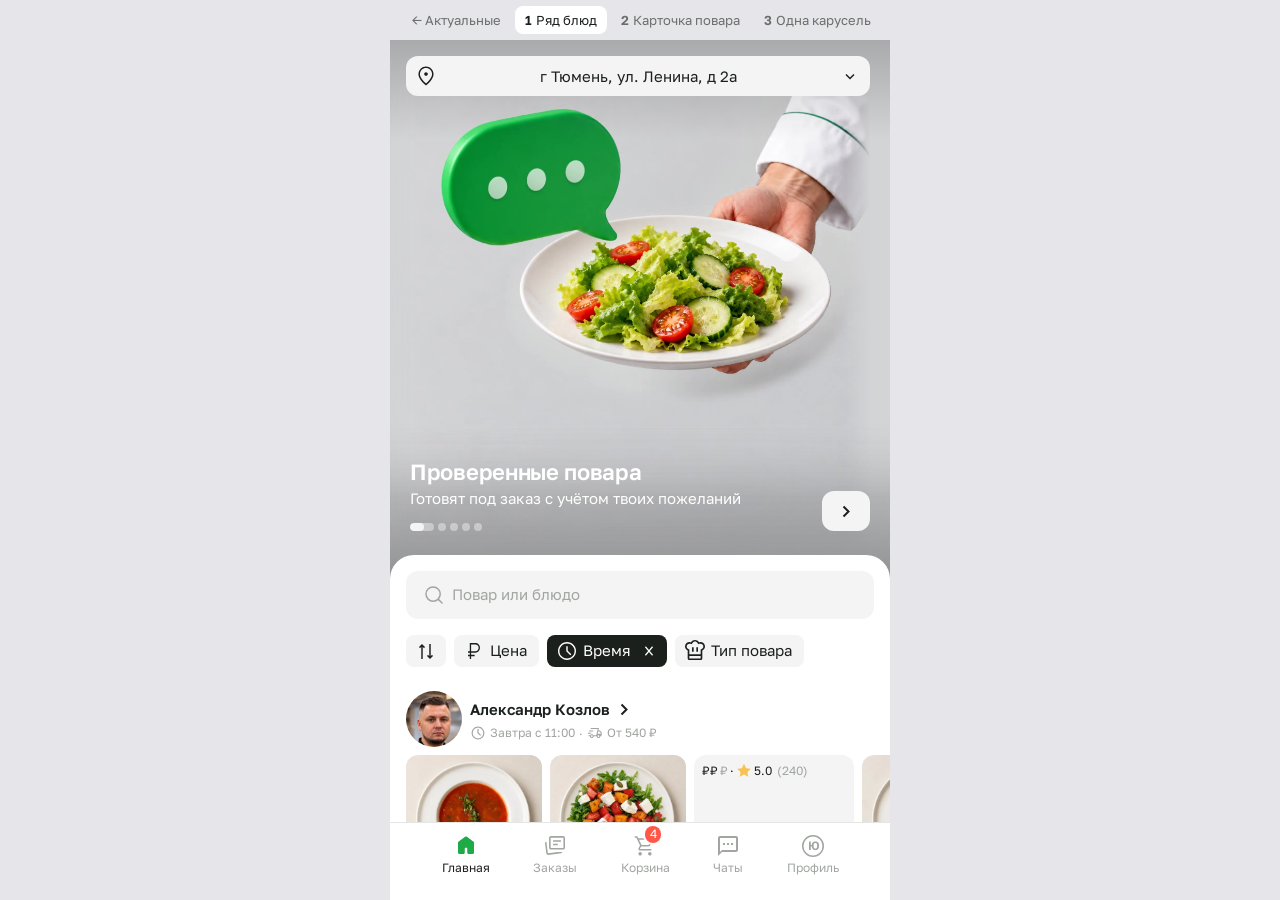
<file: glavnaya-ryad-povara/arhiv/index.html>
<!doctype html>
<html lang="ru">
<head>
<meta charset="utf-8">
<meta name="viewport" content="width=device-width, initial-scale=1, viewport-fit=cover">
<title>Главная: архив вариантов</title>
<!-- Архив 2026-11-02: варианты 1–3 в том виде, в каком их показывали до перехода на два варианта
     (Figma 4627:99303 и 4632:100122). Актуальная версия — ../index.html.
     Концепт главной: Figma «Главная», кадр 4609:38495 (2026-10-30). Данные поваров — с прода 26.10.26,
     koncept-ryad-povara/povara.json. Баннер — видео из tasks/10-2026-illyustracii-offerov. -->
<link rel="preconnect" href="https://fonts.googleapis.com">
<link rel="preconnect" href="https://fonts.gstatic.com" crossorigin>
<link rel="stylesheet" href="https://fonts.googleapis.com/css2?family=Golos+Text:wght@400;600&family=Yanone+Kaffeesatz:wght@600&display=swap">
<link rel="stylesheet" href="../ds/tokens.css?v=20261120pub">
<link rel="stylesheet" href="../ds/tab-bar.css?v=20261120pub">
<link rel="stylesheet" href="local.css?v=20261120pub">
</head>
<body>
<div class="app">
  <nav class="variants">
    <a class="vtab" href="../index.html" target="_top">← Актуальные</a>
    <button class="vtab" type="button" data-v="v1"><b>1</b>Ряд блюд</button>
    <button class="vtab" type="button" data-v="v2"><b>2</b>Карточка повара</button>
    <button class="vtab" type="button" data-v="v3"><b>3</b>Одна карусель</button>
  </nav>
  <main class="scroll">
    <section class="banner">
      <video src="../img/banner.mp4?v=8" poster="../img/banner-poster.jpg?v=8" autoplay muted loop playsinline preload="auto"></video>
      <div class="banner-top"></div>
      <div class="banner-bottom"></div>
      <div class="addr"><img src="../ic/map-location-dark.svg" alt="" width="24" height="24">г Тюмень, ул. Ленина, д 2а<img src="../ic/chevron-down-24-dark.svg" alt="" width="24" height="24"></div>
      <div class="offer">
        <div class="offer-t">
          <h1>Проверенные повара</h1>
          <p>Готовят под заказ с учётом твоих пожеланий</p>
        </div>
        <div class="offer-foot"><div class="dots"><i class="on"></i><i></i><i></i><i></i><i></i></div></div>
        <button class="offer-go" type="button" aria-label="Смотреть всех"><img src="../ic/chevron-right-bold.svg" alt="" width="24" height="24"></button>
      </div>
    </section>

    <section class="sheet">
      <div class="search"><img src="../ic/search.svg" alt="" width="24" height="24">Повар или блюдо</div>
      <div class="filters hs">
        <button class="chip icon" type="button" aria-label="Сортировка"><img src="../ic/sort.svg" alt="" width="24" height="24"></button>
        <button class="chip" type="button"><img src="../ic/ruble.svg" alt="" width="24" height="24">Цена</button>
        <button class="chip on" type="button"><img src="../ic/time-white.svg" alt="" width="24" height="24">Время<img class="x" src="../ic/close-small-white.svg" alt="" width="24" height="24"></button>
        <button class="chip" type="button"><img src="../ic/chef-hat.svg" alt="" width="24" height="24">Тип повара</button>
      </div>

      <!-- Вариант 1: Figma 4609:38495, повар в кружке и ряд крупных блюд -->
      <div class="cooks" data-variant="v1">
        <article class="cook">
          <a class="cook-head" href="#">
            <span class="ava"><img src="../img/av-kozlov.webp" alt=""></span>
            <span class="cook-t">
              <span class="cook-name">Александр Козлов<img src="../ic/chevron-right-bold.svg" alt="" width="24" height="24"></span>
              <span class="meta"><span><img src="../ic/schedule-16.svg" alt="" width="16" height="16">Завтра с 11:00</span>·<span><img src="../ic/delivery-16.svg" alt="" width="16" height="16">От 540 ₽</span></span>
            </span>
          </a>
          <div class="dishes hs">
            <img src="../img/emelyanova-1.webp" alt="">
            <img src="../img/emelyanova-2.webp" alt="">
            <div class="about">
              <div class="about-top"><span>₽₽<span class="mute">₽</span></span>·<span><img src="../ic/star-fill-16.svg" alt="" width="16" height="16">5.0<span class="mute">&nbsp;(240)</span></span></div>
              <p>Выпускник Culinary Arts Academy Switzerland, работал в ресторанах Швейцарии и США</p>
            </div>
            <img src="../img/emelyanova-3.webp" alt="">
          </div>
        </article>

        <article class="cook">
          <a class="cook-head" href="#">
            <span class="ava"><img src="../img/av-sys.webp" alt=""></span>
            <span class="cook-t">
              <span class="cook-name">Денис Сыс<img src="../ic/chevron-right-bold.svg" alt="" width="24" height="24"></span>
              <span class="meta"><span><img src="../ic/schedule-16.svg" alt="" width="16" height="16">Сегодня с 21:00</span>·<span><img src="../ic/delivery-16.svg" alt="" width="16" height="16">От 540 ₽</span></span>
            </span>
          </a>
          <div class="dishes hs">
            <img src="../img/sys-1.webp" alt="">
            <img src="../img/sys-2.webp" alt="">
            <div class="about">
              <div class="about-top"><span>₽₽<span class="mute">₽</span></span>·<span><img src="../ic/star-fill-16.svg" alt="" width="16" height="16">4.9<span class="mute">&nbsp;(274)</span></span></div>
              <p>Шеф-повар с 10-летним стажем и международным опытом</p>
            </div>
            <img src="../img/sys-3.webp" alt="">
          </div>
        </article>

        <a class="check" href="#">
          <img class="logo" src="../ic/logo-outline.svg" alt="">
          <b>Как мы проверяем поваров</b>
          <img class="go" src="../ic/chevron-right-bold-white.svg" alt="" width="24" height="24">
        </a>

        <article class="cook">
          <a class="cook-head" href="#">
            <span class="ava"><img src="../img/av-emelyanova.webp" alt=""></span>
            <span class="cook-t">
              <span class="cook-name">Елена Емельянова<img src="../ic/chevron-right-bold.svg" alt="" width="24" height="24"></span>
              <span class="meta"><span><img src="../ic/schedule-16.svg" alt="" width="16" height="16">28 октября с 11:00</span>·<span><img src="../ic/delivery-16.svg" alt="" width="16" height="16">От 540 ₽</span></span>
            </span>
          </a>
          <div class="dishes hs">
            <img src="../img/kozlov-1.webp" alt="">
            <img src="../img/kozlov-2.webp" alt="">
            <div class="about">
              <div class="about-top"><span>₽<span class="mute">₽₽</span></span>·<span><img src="../ic/star-fill-16.svg" alt="" width="16" height="16">5.0<span class="mute">&nbsp;(384)</span></span></div>
              <p>Профессиональный повар, стаж более 20 лет</p>
            </div>
            <img src="../img/kozlov-3.webp" alt="">
          </div>
        </article>
      </div>

      <!-- Вариант 2: карточка повара по Figma 4573:27193, спокойнее и воздушнее:
           фото без затемнений, под ним вплотную три блюда — один блок, имя и подписи ниже -->
      <div class="cards" data-variant="v2" hidden>
        <article class="card">
          <a class="card-photo" href="#">
            <img src="../img/card-kozlov.webp" alt="Александр Козлов">
            <span class="pill"><img src="../ic/star-fill-16.svg" alt="" width="16" height="16">5.0<span class="mute">&nbsp;(240)</span><i>·</i>₽₽<span class="mute">₽</span></span>
          </a>
          <div class="card-dishes">
            <img src="../img/emelyanova-1.webp" alt="">
            <img src="../img/emelyanova-2.webp" alt="">
            <img src="../img/emelyanova-3.webp" alt="">
          </div>
          <div class="card-tags"><span class="tag"><img src="../ic/time-24.svg" alt="" width="24" height="24">Завтра с 11:00</span><span class="tag"><img src="../ic/delivery-24.svg" alt="" width="24" height="24">От 540 ₽</span></div>
          <a class="card-name" href="#">Александр Козлов<img src="../ic/chevron-right-bold.svg" alt="" width="24" height="24"></a>
          <p class="card-bio">Выпускник Culinary Arts Academy Switzerland, работал в ресторанах Швейцарии и США</p>
        </article>

        <article class="card">
          <a class="card-photo" href="#">
            <img src="../img/card-sys.webp" alt="Денис Сыс">
            <span class="pill"><img src="../ic/star-fill-16.svg" alt="" width="16" height="16">4.9<span class="mute">&nbsp;(274)</span><i>·</i>₽₽<span class="mute">₽</span></span>
          </a>
          <div class="card-dishes">
            <img src="../img/sys-1.webp" alt="">
            <img src="../img/sys-2.webp" alt="">
            <img src="../img/sys-3.webp" alt="">
          </div>
          <div class="card-tags"><span class="tag"><img src="../ic/time-24.svg" alt="" width="24" height="24">Сегодня с 21:00</span><span class="tag"><img src="../ic/delivery-24.svg" alt="" width="24" height="24">От 540 ₽</span></div>
          <a class="card-name" href="#">Денис Сыс<img src="../ic/chevron-right-bold.svg" alt="" width="24" height="24"></a>
          <p class="card-bio">Шеф-повар с 10-летним стажем и международным опытом</p>
        </article>

        <a class="check" href="#">
          <img class="logo" src="../ic/logo-outline.svg" alt="">
          <b>Как мы проверяем поваров</b>
          <img class="go" src="../ic/chevron-right-bold-white.svg" alt="" width="24" height="24">
        </a>

        <article class="card">
          <a class="card-photo" href="#">
            <img src="../img/card-emelyanova.webp" alt="Елена Емельянова">
            <span class="pill"><img src="../ic/star-fill-16.svg" alt="" width="16" height="16">5.0<span class="mute">&nbsp;(384)</span><i>·</i>₽<span class="mute">₽₽</span></span>
          </a>
          <div class="card-dishes">
            <img src="../img/kozlov-1.webp" alt="">
            <img src="../img/kozlov-2.webp" alt="">
            <img src="../img/kozlov-3.webp" alt="">
          </div>
          <div class="card-tags"><span class="tag"><img src="../ic/time-24.svg" alt="" width="24" height="24">28 октября с 11:00</span><span class="tag"><img src="../ic/delivery-24.svg" alt="" width="24" height="24">От 540 ₽</span></div>
          <a class="card-name" href="#">Елена Емельянова<img src="../ic/chevron-right-bold.svg" alt="" width="24" height="24"></a>
          <p class="card-bio">Профессиональный повар, стаж более 20 лет</p>
        </article>
      </div>

      <!-- Вариант 3: Figma 4625:98487, одна карусель — фото повара, три блюда, плашка с описанием; под ней строка с именем -->
      <div class="cooks" data-variant="v3" hidden>
        <article class="cook">
          <div class="dishes hs">
            <a class="cook-photo" href="#"><img src="../img/av-kozlov.webp" alt="Александр Козлов"></a>
            <img src="../img/emelyanova-1.webp" alt="">
            <img src="../img/emelyanova-2.webp" alt="">
            <img src="../img/emelyanova-3.webp" alt="">
            <div class="about">
              <div class="about-top"><span>₽₽<span class="mute">₽</span></span>·<span><img src="../ic/star-fill-16.svg" alt="" width="16" height="16">5.0<span class="mute">&nbsp;(240)</span></span></div>
              <p>Выпускник Culinary Arts Academy Switzerland, работал в ресторанах Швейцарии и США</p>
            </div>
          </div>
          <a class="cook-info" href="#">
            <span class="cook-row"><b>Александр Козлов</b><span class="rate"><img src="../ic/star-fill-24.svg" alt="" width="24" height="24">5.0<span class="mute">&nbsp;(240)</span></span></span>
            <span class="cook-row mute"><span class="when">Завтра с 11:00 ·<img src="../ic/delivery-24-mute.svg" alt="" width="24" height="24">От 540 ₽</span><span><span class="ink">₽₽</span>₽</span></span>
          </a>
        </article>

        <article class="cook">
          <div class="dishes hs">
            <a class="cook-photo" href="#"><img src="../img/av-sys.webp" alt="Денис Сыс"></a>
            <img src="../img/sys-1.webp" alt="">
            <img src="../img/sys-2.webp" alt="">
            <img src="../img/sys-3.webp" alt="">
            <div class="about">
              <div class="about-top"><span>₽₽<span class="mute">₽</span></span>·<span><img src="../ic/star-fill-16.svg" alt="" width="16" height="16">4.9<span class="mute">&nbsp;(274)</span></span></div>
              <p>Шеф-повар с 10-летним стажем и международным опытом</p>
            </div>
          </div>
          <a class="cook-info" href="#">
            <span class="cook-row"><b>Денис Сыс</b><span class="rate"><img src="../ic/star-fill-24.svg" alt="" width="24" height="24">4.9<span class="mute">&nbsp;(274)</span></span></span>
            <span class="cook-row mute"><span class="when">Сегодня с 21:00 ·<img src="../ic/delivery-24-mute.svg" alt="" width="24" height="24">От 540 ₽</span><span><span class="ink">₽₽</span>₽</span></span>
          </a>
        </article>

        <a class="check" href="#">
          <img class="logo" src="../ic/logo-outline.svg" alt="">
          <b>Как мы проверяем поваров</b>
          <img class="go" src="../ic/chevron-right-bold-white.svg" alt="" width="24" height="24">
        </a>

        <article class="cook">
          <div class="dishes hs">
            <a class="cook-photo" href="#"><img src="../img/av-emelyanova.webp" alt="Елена Емельянова"></a>
            <img src="../img/kozlov-1.webp" alt="">
            <img src="../img/kozlov-2.webp" alt="">
            <img src="../img/kozlov-3.webp" alt="">
            <div class="about">
              <div class="about-top"><span>₽<span class="mute">₽₽</span></span>·<span><img src="../ic/star-fill-16.svg" alt="" width="16" height="16">5.0<span class="mute">&nbsp;(384)</span></span></div>
              <p>Профессиональный повар, стаж более 20 лет</p>
            </div>
          </div>
          <a class="cook-info" href="#">
            <span class="cook-row"><b>Елена Емельянова</b><span class="rate"><img src="../ic/star-fill-24.svg" alt="" width="24" height="24">5.0<span class="mute">&nbsp;(384)</span></span></span>
            <span class="cook-row mute"><span class="when">28 октября с 11:00 ·<img src="../ic/delivery-24-mute.svg" alt="" width="24" height="24">От 540 ₽</span><span><span class="ink">₽</span>₽₽</span></span>
          </a>
        </article>
      </div>
    </section>
  </main>
  <nav class="tab-bar" data-active="home" data-cart="4"></nav>
</div>
<script src="../ds/tab-bar.js?v=20261120pub"></script>
<script>
  // Видео баннера. Safari не запускает его сам в режиме энергосбережения, при запрете
  // автовоспроизведения и с блокировщиками — тогда виден постер, а видео пойдёт с первого касания.
  (function () {
    var v = document.querySelector('.banner video');
    v.muted = true;
    function start() { var p = v.play(); if (p && p.catch) p.catch(function () {}); }
    start();
    ['touchstart', 'pointerdown', 'scroll', 'keydown'].forEach(function (e) {
      document.addEventListener(e, start, { once: true, passive: true, capture: true });
    });
  })();
  // Варианты: #v1 и #v2, общий верх, разные этажи с поварами
  function showVariant() {
    var v = location.hash === '#v2' ? 'v2' : location.hash === '#v3' ? 'v3' : 'v1';
    document.querySelectorAll('[data-variant]').forEach(function (el) { el.hidden = el.dataset.variant !== v; });
    document.querySelectorAll('.vtab').forEach(function (t) { t.classList.toggle('on', t.dataset.v === v); });
  }
  document.querySelectorAll('.vtab').forEach(function (t) {
    t.addEventListener('click', function () { location.hash = t.dataset.v; });
  });
  window.addEventListener('hashchange', showVariant);
  showVariant();
  // Пока ссылок на экраны повара нет
  document.querySelectorAll('a[href="#"]').forEach(function (a) {
    a.addEventListener('click', function (e) { e.preventDefault(); });
  });
</script>
</body>
</html>
</file>
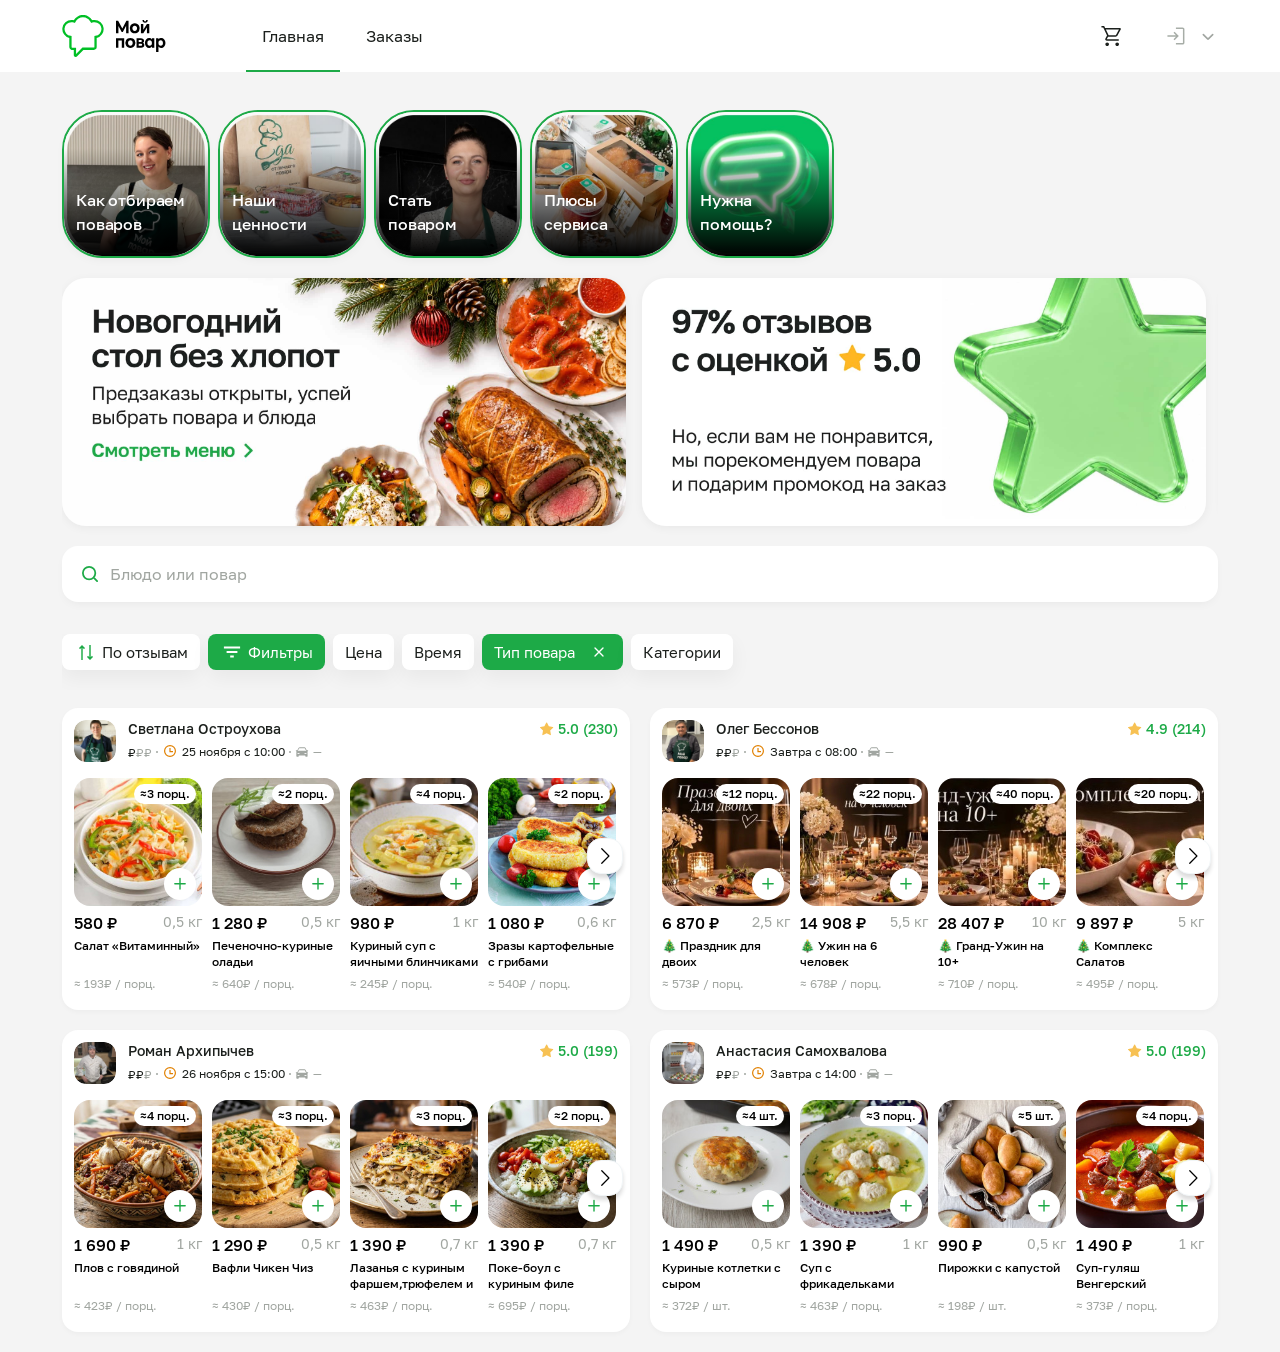
<file: glavnaya-ryad-povara/nyneshnyaya/index.html>
<!doctype html>
<html lang="ru" class="">
<head>
<meta charset="utf-8">
<meta name="viewport" content="width=device-width, initial-scale=1">
<title>Нынешняя главная</title>
<!-- Снимок главной mypovar.ru/moscow 2026-11-23: мобильный WebKit 390 px, без входа, после закрытия окна «Москва —
     указать адрес». DOM после загрузки страницы без скриптов, первые 4 повара, без подвала и плашки «Скачай приложение».
     Стили — все таблицы страницы одним файлом, картинки и шрифты — локальные копии. Ничего не работает: это картинка из вёрстки. -->
<link rel="stylesheet" href="style.css">
<link rel="stylesheet" href="fix.css">
</head>
<body class="" style="">
<div id="__nuxt"><div data-v-8b7095ea=""><div class="page" data-v-bf8feb1e=""><header class="header" data-v-bf8feb1e="" data-v-57bdabc3=""><div class="content-container header__content" data-v-57bdabc3=""><a aria-current="page" href="#" class="router-link-active router-link-exact-active header-logo header-logo--undefined header__logo link-wrapper link-wrapper--primary" data-v-57bdabc3="" data-v-3d7b7c83="" data-v-fc27b838=""><span class="header-logo__img" data-v-3d7b7c83=""><svg xmlns="http://www.w3.org/2000/svg" width="249" height="253" fill="none" viewBox="0 0 249 253" data-v-3d7b7c83=""><path fill="#00BF25" d="M248.506 78.38a55 55 0 0 0-54.53-49c-3.374.02-6.741.338-10.06.95-1.32.24-2.62.53-3.95.9a66.1 66.1 0 0 0-21.07-21.29 64.43 64.43 0 0 0-68.76 0 65.94 65.94 0 0 0-21.06 21.27l-.35-.11a12.7 12.7 0 0 0-3.7-.79 58.5 58.5 0 0 0-10-.93h-.08a55 55 0 0 0-54.59 49 55.19 55.19 0 0 0 41.56 59.829v55.17a16.88 16.88 0 0 0 4.97 12 16.4 16.4 0 0 0 5.44 3.71 16.2 16.2 0 0 0 6.45 1.27h10.19v31.35a11.19 11.19 0 0 0 6.84 10.26 10.7 10.7 0 0 0 6.29.64 10.38 10.38 0 0 0 5.68-3.08l39.12-39.17h63.21a16.4 16.4 0 0 0 11.88-5 16.6 16.6 0 0 0 3.66-5.47 16.8 16.8 0 0 0 1.29-6.46v-55.24a55.19 55.19 0 0 0 41.57-59.81m-55.29 48.059v67c.011.41-.06.818-.21 1.2a3 3 0 0 1-1.67 1.68 3.1 3.1 0 0 1-1.22.2h-68.91l-38.38 38.63v-38.61h-23.92a3.34 3.34 0 0 1-2.22-.85 3.4 3.4 0 0 1-.94-2.27v-67l-6-.76a41.43 41.43 0 0 1 5.25-82.56c2.562.013 5.119.247 7.64.7a50.4 50.4 0 0 1 7.41 2l6 2.35 2.67-5.79a51.74 51.74 0 0 1 18.92-21.2 50.82 50.82 0 0 1 73 21.27l2.76 5.72 5.93-2.35a47 47 0 0 1 7-2 44.6 44.6 0 0 1 7.65-.7 41.29 41.29 0 0 1 41.61 38.81 41.356 41.356 0 0 1-36.37 43.79z"></path></svg></span><span class="header-logo__text" data-v-3d7b7c83=""><svg xmlns="http://www.w3.org/2000/svg" width="66" height="42" fill="none" viewBox="0 0 66 42" data-v-3d7b7c83=""><path fill="#000" d="M34.948 0h1.999a2.08 2.08 0 0 0 .38 1.272 1.29 1.29 0 0 0 1.068.464 1.35 1.35 0 0 0 1.089-.464c.274-.365.409-.816.38-1.272h2.039q-.019 3.616-3.482 3.616-3.465 0-3.473-3.616M13.386 17.518l-.023-10.011-4.327 8.242H7.523L3.194 7.697v9.821H0V.792h2.816l5.506 10.394L13.742.792h2.817l.021 16.726z"></path><path fill="#000" fill-rule="evenodd" d="M47.436 24.025v1.546a3.95 3.95 0 0 0-3.642-1.88c-3.17 0-5.596 2.701-5.596 6.594s2.425 6.597 5.596 6.597a3.96 3.96 0 0 0 3.649-1.88v1.543h3.122v-12.52zm-2.987 9.918c-2.043 0-2.974-1.425-2.974-3.658s.98-3.658 2.974-3.658c1.959 0 2.955 1.409 2.955 3.658 0 2.25-.913 3.658-2.955 3.658M59.68 23.574a3.9 3.9 0 0 0-2.088.427 4 4 0 0 0-1.56 1.451v-1.544h-3.11v18.076l3.121.016v-7.12a3.95 3.95 0 0 0 3.649 1.878c3.173 0 5.597-2.701 5.597-6.594s-2.435-6.59-5.608-6.59M59 33.844c-1.942 0-2.957-1.41-2.957-3.659 0-2.25.915-3.658 2.958-3.658 2.042 0 2.97 1.444 2.97 3.658s-.979 3.654-2.97 3.654zm-22.067-2.768a2.83 2.83 0 0 0-1.539-1.14 2.55 2.55 0 0 0 1.274-1.04c.302-.479.44-1.043.395-1.608 0-2.166-1.662-3.356-4.41-3.356h-5.51v12.502h5.893c2.84 0 4.368-1.224 4.368-3.482a2.88 2.88 0 0 0-.471-1.876m-6.964-4.714h2.64c.863 0 1.462.337 1.462 1.26 0 .924-.599 1.242-1.462 1.242H29.98zm4.41 6.824a1.32 1.32 0 0 1-.807.755 1.3 1.3 0 0 1-.564.05l-3.039.017v-2.762h3.055a1.27 1.27 0 0 1 1.047.341c.138.13.245.288.316.464a1.87 1.87 0 0 1 0 1.128z" clip-rule="evenodd"></path><path fill="#000" d="M10.805 23.92v12.486H7.653v-9.517H3.129v9.517H0V23.92zm4.777 12.015a6.05 6.05 0 0 1-2.354-2.347 7.26 7.26 0 0 1 0-6.815 6.05 6.05 0 0 1 2.354-2.347 7.25 7.25 0 0 1 6.792 0 6.1 6.1 0 0 1 2.345 2.347 7.28 7.28 0 0 1 0 6.815 6.1 6.1 0 0 1-2.345 2.347 7.23 7.23 0 0 1-6.792 0m5.599-3.169q.859-.963.859-2.585 0-1.623-.859-2.586a2.81 2.81 0 0 0-2.198-.964 2.85 2.85 0 0 0-2.208.964q-.87.963-.87 2.585 0 1.623.87 2.586a2.85 2.85 0 0 0 2.208.966 2.81 2.81 0 0 0 2.198-.966m.162-16.096a6.07 6.07 0 0 1-2.353-2.346 7.28 7.28 0 0 1 0-6.815 6.1 6.1 0 0 1 2.353-2.347 6.8 6.8 0 0 1 3.403-.854 6.76 6.76 0 0 1 3.392.845A6.1 6.1 0 0 1 30.48 7.5a7.26 7.26 0 0 1 0 6.815 6.07 6.07 0 0 1-2.342 2.347 6.76 6.76 0 0 1-3.392.847 6.83 6.83 0 0 1-3.403-.838m5.602-3.168q.856-.965.858-2.585t-.858-2.586a2.81 2.81 0 0 0-2.199-.963 2.85 2.85 0 0 0-2.21.963q-.867.967-.868 2.586 0 1.617.869 2.585a2.85 2.85 0 0 0 2.21.966 2.82 2.82 0 0 0 2.198-.966"></path><path fill="#000" fill-rule="evenodd" d="m40.842 5.016-4.817 7.686V5.016h-3.122v12.502h3.122l4.817-7.685v7.685h3.106V5.016z" clip-rule="evenodd"></path></svg></span></a><nav class="header-nav header__nav" data-v-57bdabc3="" data-v-e39f9a28=""><ul class="header-nav__ul" data-v-e39f9a28=""><li class="header-nav__li" data-v-e39f9a28=""><a aria-current="page" href="#" class="router-link-active router-link-exact-active header-nav__link header-nav__link--active link-wrapper link-wrapper--primary" data-v-e39f9a28="" data-v-fc27b838="">Главная</a></li><li class="header-nav__li" data-v-e39f9a28=""><a href="#" class="header-nav__link link-wrapper link-wrapper--primary" data-v-e39f9a28="" data-v-fc27b838="">Заказы</a></li></ul></nav><div class="header__address" data-v-57bdabc3=""></div><div class="header__user" data-v-57bdabc3=""><button class="_btn_c4i8m_13 _btn--clear_c4i8m_523 header-cart header-cart" type="button" data-v-57bdabc3="" data-v-71092958=""><svg xmlns="http://www.w3.org/2000/svg" width="24" height="24" fill="none" viewBox="0 0 24 24" data-v-71092958=""><path fill="#06C160" d="M7.175 21.975q-.75 0-1.275-.525a1.74 1.74 0 0 1-.525-1.275q0-.75.525-1.275t1.275-.525q.724 0 1.263.525.537.525.537 1.275T8.45 21.45t-1.275.525m10 0q-.75 0-1.275-.525a1.74 1.74 0 0 1-.525-1.275q0-.75.525-1.275t1.275-.525q.725 0 1.262.525.538.525.538 1.275t-.525 1.275-1.275.525m-11.3-16.5 2.75 5.7h7.2l3.125-5.7zm1.05 11.3q-1.05 0-1.512-.7-.464-.7.012-1.575l1.6-2.95-3.8-8.05H2a.68.68 0 0 1-.512-.225.77.77 0 0 1-.213-.55q0-.3.213-.513A.73.73 0 0 1 2.025 2h1.7q.225 0 .4.112.175.113.275.313l.725 1.55H19.85q.8 0 1.012.488.213.487-.137 1.087l-3.375 6.075q-.25.425-.7.738-.45.312-.975.312H8.1l-1.4 2.6h11.55q.3 0 .512.225a.74.74 0 0 1 .213.525.73.73 0 0 1-.75.75zm1.7-5.6h7.2z"></path></svg></button><div data-v-7721edf6="" class="header-auth"><div data-v-7721edf6="" class="v-popper v-popper--theme-dropdown"><button data-v-12871ec2="" data-v-7721edf6="" class="header-auth__button"><svg data-v-466b5322="" data-v-12871ec2="" xmlns="http://www.w3.org/2000/svg" width="24" height="24" fill="none" viewBox="0 0 24 24"><path fill="#A7ADA7" d="M11.918 20.518v-1.5h6.702a.3.3 0 0 0 .211-.097.3.3 0 0 0 .097-.211V5.325a.3.3 0 0 0-.097-.211.3.3 0 0 0-.211-.096h-6.702v-1.5h6.702q.758 0 1.283.525t.525 1.282V18.71q0 .758-.525 1.283t-1.283.525zm-1.355-4.231-1.039-1.085 2.435-2.434H3.428v-1.5h8.53L9.525 8.833l1.039-1.085 4.268 4.27z"></path></svg><svg data-v-12871ec2="" xmlns="http://www.w3.org/2000/svg" width="20" height="20" fill="none" viewBox="0 0 20 20" class="header-auth__button-chevron"><path fill="#06C160" d="M15.244 11.908a.833.833 0 0 0 0-1.179l-4.077-4.073a1.667 1.667 0 0 0-2.356.001l-4.075 4.075a.833.833 0 1 0 1.178 1.179l3.488-3.488a.833.833 0 0 1 1.179 0l3.485 3.485a.833.833 0 0 0 1.178 0"></path></svg></button></div></div></div></div><div id="header-mobile-teleport" class="header__mobile" data-v-57bdabc3=""><div class="delivery-address" data-v-57bdabc3=""><button class="delivery-address__select delivery-address__select--active delivery-address__select--with-back-button delivery-address__select--empty"><span class="delivery-address__icon"><svg xmlns="http://www.w3.org/2000/svg" width="24" height="24" fill="none" viewBox="0 0 24 24" class="delivery-address__icon--desktop"><path fill="currentColor" d="M13.278 11.336q.53-.531.53-1.278 0-.748-.53-1.278A1.74 1.74 0 0 0 12 8.25q-.747 0-1.278.53-.53.53-.53 1.278 0 .747.53 1.277.531.53 1.278.53.749 0 1.278-.53M12 19.514q2.936-2.628 4.491-5.04 1.557-2.412 1.557-4.226 0-2.735-1.737-4.496T12 3.991 7.69 5.752t-1.738 4.496q0 1.814 1.557 4.226T12 19.514m0 1.995q-3.776-3.27-5.661-6.088-1.887-2.817-1.887-5.173 0-3.462 2.24-5.605Q8.93 2.5 12 2.5t5.309 2.143q2.24 2.144 2.24 5.605 0 2.356-1.887 5.173T12 21.51"></path></svg><svg xmlns="http://www.w3.org/2000/svg" width="16" height="16" fill="none" viewBox="0 0 16 16" class="delivery-address__icon--mobile"><path fill="currentColor" fill-rule="evenodd" d="M13.298 2.683c-.38.068-.916.244-1.777.53l-6.49 2.164c-.828.276-1.412.471-1.832.635a5 5 0 0 0-.452.199c-.086.045-.116.07-.118.07a1 1 0 0 0 0 1.437 1 1 0 0 0 .118.071c.1.053.245.118.452.2a44 44 0 0 0 1.888.653c.273.09.513.17.734.287a3 3 0 0 1 1.25 1.25 5 5 0 0 1 .306.79c.276.828.471 1.412.635 1.832a4 4 0 0 0 .199.452c.045.086.07.116.07.118a1 1 0 0 0 1.437 0 1 1 0 0 0 .071-.118c.053-.1.118-.245.2-.453.163-.42.358-1.003.634-1.83l2.163-6.491c.287-.86.463-1.398.53-1.777l.005-.023zm.259-.023-.01-.001zm-.216-.208-.001-.009zM12.948.714c.55-.098 1.305-.127 1.885.453s.551 1.334.453 1.885c-.096.542-.323 1.221-.578 1.987l-.024.072-2.164 6.49-.01.03a45 45 0 0 1-.659 1.896c-.173.445-.378.905-.688 1.227a3 3 0 0 1-4.326 0c-.31-.322-.515-.782-.688-1.226a45 45 0 0 1-.66-1.898l-.01-.028c-.12-.361-.147-.433-.176-.488a1 1 0 0 0-.417-.417c-.055-.03-.127-.056-.488-.177l-.028-.01c-.793-.264-1.425-.474-1.897-.659-.445-.173-.905-.378-1.227-.688a3 3 0 0 1 0-4.326c.322-.31.782-.515 1.227-.688a45 45 0 0 1 1.897-.66l.028-.01 6.491-2.163.072-.024c.766-.255 1.445-.482 1.986-.578" clip-rule="evenodd"></path></svg></span><span class="delivery-address__select-text delivery-address__select-text--empty">г. Москва — указать адрес</span><span class="delivery-address__select-indicator delivery-address__select-indicator--active"><svg xmlns="http://www.w3.org/2000/svg" width="8" height="5" fill="none" viewBox="0 0 8 5"><path fill="#06C160" d="m4 3.5.354.354L4 4.207l-.354-.353zM7.354.854l-3 3-.708-.708 3-3zm-3.708 3-3-3 .708-.708 3 3z"></path></svg></span></button></div></div><div id="header-teleport-slot" data-v-57bdabc3=""></div></header><main class="container" data-v-bf8feb1e=""><div><div class="wrapper" data-v-57a1fba8=""><div class="shorts" data-v-89855c74=""><div data-v-89855c74="" class="slider-wrapper shorts__slider"><div class="slider__button-prev swiper-button-disabled" tabindex="-1" role="button" aria-label="Previous slide" aria-controls="swiper-wrapper-05993f7a1a56e27e" aria-disabled="true"><button class="_btn_c4i8m_13 _btn--secondary_c4i8m_161" type="button"><svg xmlns="http://www.w3.org/2000/svg" width="24" height="24" fill="none" viewBox="0 0 24 24"><path fill="#06C160" d="M16.01 19.497 8.704 12l7.308-7.497a.717.717 0 0 0 0-1.002.68.68 0 0 0-.975 0L7.26 11.476a.75.75 0 0 0 0 1.047l7.774 7.976a.68.68 0 0 0 .978 0 .717.717 0 0 0 0-1.002z"></path></svg></button></div><div class="slider__button-next" tabindex="0" role="button" aria-label="Next slide" aria-controls="swiper-wrapper-05993f7a1a56e27e" aria-disabled="false"><button class="_btn_c4i8m_13 _btn--secondary_c4i8m_161" type="button"><svg xmlns="http://www.w3.org/2000/svg" width="24" height="24" fill="none" viewBox="0 0 24 24"><path fill="#06C160" d="M7.99 4.503 15.296 12 7.99 19.497a.717.717 0 0 0 0 1.002.68.68 0 0 0 .975 0l7.776-7.975a.75.75 0 0 0 0-1.047L8.966 3.5a.683.683 0 0 0-.978 0 .717.717 0 0 0 0 1.002z"></path></svg></button></div><swiper-container init="false" slides-per-view="auto" space-between="8" free-mode="true" initial-slide="0" slides-per-group-auto="false" class="" css-mode="true" touch-release-on-edges="false"><template slot="container-start"></template><swiper-slide data-v-89855c74="" class="swiper-slide swiper-slide--full-height swiper-slide--auto-width swiper-slide-active" role="group" aria-label="1 / 5" style="margin-right: 8px;"><div data-v-5fc903ac="" data-v-89855c74="" class="story-card"><img data-v-5fc903ac="" alt="short preview" data-nuxt-img="" class="story-card__image" fetch-priority="high" src="img/9c2db716c6.jpg"><span data-v-5fc903ac="" class="story-card__label">Как отбираем поваров</span></div></swiper-slide><swiper-slide data-v-89855c74="" class="swiper-slide swiper-slide--full-height swiper-slide--auto-width swiper-slide-next" role="group" aria-label="2 / 5" style="margin-right: 8px;"><div data-v-5fc903ac="" data-v-89855c74="" class="story-card"><img data-v-5fc903ac="" alt="short preview" data-nuxt-img="" class="story-card__image" fetch-priority="high" src="img/e59e3013a1.jpg"><span data-v-5fc903ac="" class="story-card__label">Наши ценности</span></div></swiper-slide><swiper-slide data-v-89855c74="" class="swiper-slide swiper-slide--full-height swiper-slide--auto-width" role="group" aria-label="3 / 5" style="margin-right: 8px;"><div data-v-5fc903ac="" data-v-89855c74="" class="story-card"><img data-v-5fc903ac="" alt="short preview" data-nuxt-img="" class="story-card__image" fetch-priority="high" src="img/f20d093181.jpg"><span data-v-5fc903ac="" class="story-card__label">Стать
поваром</span></div></swiper-slide><swiper-slide data-v-89855c74="" class="swiper-slide swiper-slide--full-height swiper-slide--auto-width" role="group" aria-label="4 / 5" style="margin-right: 8px;"><div data-v-5fc903ac="" data-v-89855c74="" class="story-card"><img data-v-5fc903ac="" alt="short preview" data-nuxt-img="" class="story-card__image" fetch-priority="high" src="img/71259362d4.jpg"><span data-v-5fc903ac="" class="story-card__label">Плюсы сервиса</span></div></swiper-slide><swiper-slide data-v-89855c74="" class="swiper-slide swiper-slide--full-height swiper-slide--auto-width" role="group" aria-label="5 / 5"><div data-v-5fc903ac="" data-v-89855c74="" class="story-card"><img data-v-5fc903ac="" alt="short preview" data-nuxt-img="" class="story-card__image" fetch-priority="high" src="img/fe5d1f2f5d.jpg"><span data-v-5fc903ac="" class="story-card__label">Нужна помощь?</span></div></swiper-slide><template slot="container-end"></template></swiper-container></div></div><div class="mobile-info-banner" data-v-2443467e=""><div data-v-2443467e="" class="slider-wrapper mobile-info-banner__slider"><div class="slider__button-prev" tabindex="0" role="button" aria-label="Previous slide" aria-controls="swiper-wrapper-2ed3d5e0f44a05fb" aria-disabled="false"><button class="_btn_c4i8m_13 _btn--secondary_c4i8m_161" type="button"><svg xmlns="http://www.w3.org/2000/svg" width="24" height="24" fill="none" viewBox="0 0 24 24"><path fill="#06C160" d="M16.01 19.497 8.704 12l7.308-7.497a.717.717 0 0 0 0-1.002.68.68 0 0 0-.975 0L7.26 11.476a.75.75 0 0 0 0 1.047l7.774 7.976a.68.68 0 0 0 .978 0 .717.717 0 0 0 0-1.002z"></path></svg></button></div><div class="slider__button-next" tabindex="0" role="button" aria-label="Next slide" aria-controls="swiper-wrapper-2ed3d5e0f44a05fb" aria-disabled="false"><button class="_btn_c4i8m_13 _btn--secondary_c4i8m_161" type="button"><svg xmlns="http://www.w3.org/2000/svg" width="24" height="24" fill="none" viewBox="0 0 24 24"><path fill="#06C160" d="M7.99 4.503 15.296 12 7.99 19.497a.717.717 0 0 0 0 1.002.68.68 0 0 0 .975 0l7.776-7.975a.75.75 0 0 0 0-1.047L8.966 3.5a.683.683 0 0 0-.978 0 .717.717 0 0 0 0 1.002z"></path></svg></button></div><swiper-container init="false" slides-per-view="auto" space-between="20" free-mode="false" initial-slide="0" slides-per-group-auto="false" class="" css-mode="true" touch-release-on-edges="false"><template slot="container-start"></template><swiper-slide data-v-2443467e="" class="swiper-slide swiper-slide--full-height swiper-slide--auto-width" role="group" aria-label="1 / 4" style="margin-right: 16px;"><a data-v-fc27b838="" data-v-2443467e="" href="#" class="mobile-info-banner__link link-wrapper link-wrapper--primary"><img data-v-4181b914="" data-v-2443467e="" alt="" data-nuxt-img="" class="mobile-info-banner__image mobile-info-banner__image-placeholder" fetch-priority="high" src="img/03ee1f85cb.jpeg"></a></swiper-slide><swiper-slide data-v-2443467e="" class="swiper-slide swiper-slide--full-height swiper-slide--auto-width swiper-slide-prev" role="group" aria-label="2 / 4" style="margin-right: 16px;"><a data-v-fc27b838="" data-v-2443467e="" href="#" class="mobile-info-banner__link link-wrapper link-wrapper--primary"><img data-v-4181b914="" data-v-2443467e="" alt="" data-nuxt-img="" class="mobile-info-banner__image mobile-info-banner__image-placeholder" fetch-priority="high" src="img/ed5aa1b93c.jpeg"></a></swiper-slide><swiper-slide data-v-2443467e="" class="swiper-slide swiper-slide--full-height swiper-slide--auto-width swiper-slide-active" role="group" aria-label="3 / 4" style="margin-right: 16px;"><a data-v-fc27b838="" data-v-2443467e="" aria-current="page" href="#" class="router-link-active router-link-exact-active mobile-info-banner__link link-wrapper link-wrapper--primary"><img data-v-4181b914="" data-v-2443467e="" alt="" data-nuxt-img="" class="mobile-info-banner__image mobile-info-banner__image-placeholder" fetch-priority="high" src="img/b846b79d1d.jpeg"></a></swiper-slide><swiper-slide data-v-2443467e="" class="swiper-slide swiper-slide--full-height swiper-slide--auto-width swiper-slide-next" role="group" aria-label="4 / 4"><a data-v-fc27b838="" data-v-2443467e="" href="#" class="mobile-info-banner__link link-wrapper link-wrapper--primary"><img data-v-4181b914="" data-v-2443467e="" alt="" data-nuxt-img="" class="mobile-info-banner__image mobile-info-banner__image-placeholder" fetch-priority="high" src="img/f4b1ba7366.jpeg"></a></swiper-slide><template slot="container-end"></template></swiper-container></div></div><div class="search" style="z-index:1;" z-index="113" data-v-1943a524=""><div class="search-wrapper" data-v-1943a524=""><div class="search-input search-input--primary search__input" data-v-1943a524="" data-v-03ef81d2=""><label class="search-input__input-wrap" data-v-03ef81d2=""><span class="search-input__icon" data-v-03ef81d2=""><svg xmlns="http://www.w3.org/2000/svg" width="18" height="18" fill="none" viewBox="0 0 18 18" data-v-03ef81d2=""><circle cx="8" cy="8" r="7" stroke="#C4C4C4" stroke-width="2"></circle><path stroke="#C4C4C4" stroke-linecap="round" stroke-width="2" d="m17 17-3-3"></path></svg></span><input value="" type="search" enterkeyhint="search" placeholder="Блюдо или повар" class="search-input__input" data-v-03ef81d2="" style=""></label></div></div></div><div class="main-page-cooks" data-v-166fbd87=""><div class="filters-bar" data-v-166fbd87="" data-v-a57328ec=""><button class="_btn_c4i8m_13 _btn--pure-white-s_c4i8m_398 _btn--pure-white-s-icon_c4i8m_424 filter-bar-trigger filter-bar-trigger" type="button" data-v-a57328ec="" data-v-62043d2a="" data-v-e40ea7dd=""><svg xmlns="http://www.w3.org/2000/svg" width="24" height="24" fill="none" viewBox="0 0 24 24" class="filter-bar-sort-button__icon" data-v-62043d2a=""><path fill="currentColor" d="m16 20-3-3.096 1.036-1.054 1.237 1.277V5h1.454v12.142l1.252-1.292L19 16.904zM8 5 5 8.096 6.036 9.15l1.237-1.277V20h1.454V7.858L9.979 9.15 11 8.096z"></path></svg>По отзывам</button><button class="_btn_c4i8m_13 _btn--pure-white-s_c4i8m_398 _btn--pure-white-s-icon_c4i8m_424 filter-bar-trigger filter-bar-trigger--active filter-bar-trigger filter-bar-trigger--active" type="button" data-v-a57328ec="" data-v-e691da73="" data-v-e40ea7dd=""><svg xmlns="http://www.w3.org/2000/svg" width="24" height="24" fill="none" viewBox="0 0 24 24" class="filter-bar-button__icon filter-bar-button__icon--highlighted" data-v-e691da73=""><path fill="currentColor" d="M10.2 17.4h3.6v-1.8h-3.6zM3.9 6.6v1.8h16.2V6.6zm2.7 6.3h10.8v-1.8H6.6z"></path></svg> Фильтры </button><button class="_btn_c4i8m_13 _btn--pure-white-s_c4i8m_398 filter-bar-trigger filter-bar-trigger" type="button" data-v-a57328ec="" data-v-e691da73="" data-v-e40ea7dd=""> Цена </button><button class="_btn_c4i8m_13 _btn--pure-white-s_c4i8m_398 filter-bar-trigger filter-bar-trigger" type="button" data-v-a57328ec="" data-v-e691da73="" data-v-e40ea7dd=""> Время </button><button class="_btn_c4i8m_13 _btn--pure-white-s_c4i8m_398 filter-bar-trigger filter-bar-trigger--active filter-bar-trigger filter-bar-trigger--active" type="button" data-v-a57328ec="" data-v-e691da73="" data-v-e40ea7dd=""> Тип повара <svg xmlns="http://www.w3.org/2000/svg" fill="none" viewBox="0 0 26 26" class="filter-bar-button__close" data-v-e691da73=""><path stroke="#fff" stroke-linecap="round" stroke-linejoin="round" stroke-width="2.167" d="M19.5 6.5 13 13l6.5 6.5m-13-13L13 13l-6.5 6.5"></path></svg></button><button class="_btn_c4i8m_13 _btn--pure-white-s_c4i8m_398 filter-bar-trigger filter-bar-trigger" type="button" data-v-a57328ec="" data-v-e691da73="" data-v-e40ea7dd=""> Категории </button></div><div class="main-page-cooks__cooks" data-v-166fbd87="" data-v-01f4bcbe=""><div class="cook-summary-card" draggable="false" data-v-01f4bcbe="" data-v-c4b9a18d=""><div class="cook-summary-card__head" data-v-c4b9a18d=""><div class="cook-summary-info cook-summary-card__info" data-v-c4b9a18d="" data-v-5e61293d=""><a href="#" class="product-cook-photo product-cook-photo--secondary product-cook-photo--link cook-summary-info__avatar link-wrapper link-wrapper--primary" draggable="false" data-v-5e61293d="" data-v-cb899434="" data-v-fc27b838=""><img onerror="this.setAttribute('data-error', 1)" width="200" alt="" data-nuxt-img="" class="" draggable="false" data-v-cb899434="" src="img/6c4d4c98d1.png"></a><div class="cook-summary-info__content" data-v-5e61293d=""><div class="cook-summary-info__wrapper" data-v-5e61293d=""><a href="#" class="cook-summary-info__name link-wrapper link-wrapper--primary" title="Светлана Остроухова" data-v-5e61293d="" data-v-fc27b838="">Светлана Остроухова</a><a href="#" class="cook-summary-info__reviews link-wrapper link-wrapper--primary" data-v-5e61293d="" data-v-fc27b838=""><div class="cook-summary-reviews cook-summary-reviews--primary" data-v-5e61293d="" data-v-813e2a38=""><div class="cook-summary-reviews__count" data-v-813e2a38=""><svg xmlns="http://www.w3.org/2000/svg" width="14" height="13" fill="none" viewBox="0 0 14 13" class="cook-summary-reviews__icon" data-v-813e2a38=""><path fill="#F5DF4D" d="m12.806 4.45-3.967-.577L7.065.278a.502.502 0 0 0-.897 0L4.395 3.873.428 4.45a.499.499 0 0 0-.277.853l2.87 2.799-.678 3.951a.5.5 0 0 0 .725.527l3.549-1.866 3.548 1.866a.5.5 0 0 0 .725-.527l-.678-3.951 2.87-2.799a.499.499 0 0 0-.276-.853"></path></svg> 5.0 (230)</div></div></a></div><div class="cook-summary-info__delivery" data-v-5e61293d=""><div class="price-level price-level--caption" aria-label="Уровень стоимости" data-v-c4b9a18d="" data-v-79258823=""><span class="price-level__sign--active price-level__sign" data-v-79258823=""> ₽ </span><span class="price-level__sign--mute price-level__sign" data-v-79258823=""> ₽ </span><span class="price-level__sign--mute price-level__sign" data-v-79258823=""> ₽ </span></div><span class="cook-summary-card__separator" data-v-c4b9a18d=""></span><div class="delivery-time delivery-time--with-clocks cook-summary-card__delivery-time" style="gap:4px;" data-v-c4b9a18d="" data-v-cd93003a=""><span class="delivery-time__clocks--late delivery-time__clocks--small delivery-time__clocks" data-v-cd93003a=""><svg xmlns="http://www.w3.org/2000/svg" width="18" height="18" fill="none" viewBox="0 0 18 18" data-v-cd93003a=""><path fill="currentColor" d="M9 18a9 9 0 0 1-9-9 9 9 0 0 1 9-9 9 9 0 0 1 9 9 9 9 0 0 1-9 9m0-1.8A7.2 7.2 0 1 0 9 1.8a7.2 7.2 0 0 0 0 14.4M9.9 9h3.6v1.8H8.1V4.5h1.8z"></path></svg></span><div class="delivery-time__label delivery-time__label--small" data-v-cd93003a="">25 ноября с 10:00</div></div><div class="cook-delivery-price cook-delivery-price--secondary" data-v-5e61293d="" data-v-b6b11596=""><svg xmlns="http://www.w3.org/2000/svg" width="17" height="16" fill="none" viewBox="0 0 17 16" class="cook-delivery-price__icon" data-v-b6b11596=""><g clip-path="url(#clip0_1681_8276)"><path fill="currentColor" d="M16.047 5.966a.214.214 0 0 0-.232-.106c-.495.018-1.007 0-1.502 0-.053 0-.088-.018-.106-.07l-.972-2.016c-.462-.991-1.24-1.54-2.37-1.521l-5.043.017a2.17 2.17 0 0 0-1.573.796L2.8 5.772c-.015.044-.042.076-.08.076l-.027-.006H1.19a.23.23 0 0 0-.23.089c-.053.07-.07.16-.053.249.07.3.16.6.247.884a.36.36 0 0 0 .372.247h.618c-.017.035-.017.053-.035.07-.16.407-.3.796-.46 1.202-.017.053-.035.107-.035.16v4.21a.8.8 0 0 0 .053.282c.053.16.141.283.283.372a.77.77 0 0 0 .442.14h1.38a.74.74 0 0 0 .495-.176.72.72 0 0 0 .265-.442c.018-.141.035-.3.035-.442v-.512h7.87v.672c0 .6.319.9.904.9h1.043c.088 0 .159 0 .247-.017a.8.8 0 0 0 .46-.265.74.74 0 0 0 .176-.495V8.866c0-.141-.017-.283-.053-.406-.07-.23-.141-.46-.23-.69-.053-.159-.106-.3-.159-.46h.619a.37.37 0 0 0 .39-.264c.089-.283.16-.566.248-.83a.25.25 0 0 0-.035-.25M3.63 6.18l1.36-2.353c.213-.337.584-.532.974-.514h4.9c.212 0 .441.035.636.106.159.07.318.179.424.302l1.68 3.007.018.053a2 2 0 0 0-.441-.106c-.338-.036-.691-.036-1.027-.053H4.55a4.8 4.8 0 0 0-1.22.123c.106-.194.212-.37.3-.565m1.896 4.176H3.551a.53.53 0 0 1-.518-.514v-.163a.44.44 0 0 1 .163-.351c.108-.082.245-.135.355-.108l1.326.162c.298.027.84.488.949.65.134.19 0 .324-.299.324m8.443-.514a.53.53 0 0 1-.518.514h-1.976c-.299 0-.435-.134-.299-.323.108-.163.65-.624.948-.65l1.327-.163c.108-.027.246.026.355.108a.44.44 0 0 1 .163.351z"></path></g><defs><clipPath id="clip0_1681_8276"><path fill="#fff" d="M.5 0h16v16H.5z"></path></clipPath></defs></svg><span class="cook-delivery-price__text" data-v-b6b11596="">—</span></div></div></div></div></div><div class="cook-summary-card__products" data-v-c4b9a18d=""><div class="cook-products-slider" data-v-c4b9a18d="" data-v-651fcc3d="" data-v-c743a9ed=""><div class="horizontal-scroll" style="gap:10px;" data-v-c743a9ed=""><a href="#" class="cook-products-slider__item-link link-wrapper link-wrapper--clear-color" data-v-651fcc3d="" data-v-fc27b838=""><div class="cook-summary-product" data-v-651fcc3d="" data-v-475a0071=""><div class="cook-summary-product__image-container" data-v-475a0071=""><img onerror="this.setAttribute('data-error', 1)" width="200" alt="" data-nuxt-img="" class="cook-summary-product__image" draggable="false" data-v-475a0071="" src="img/30bc8c2d8f.jpeg"><div class="cook-summary-product__pieces" data-v-475a0071=""> ≈3 порц.</div><div class="product-cart-add cook-summary-product__counter" data-v-475a0071="" data-v-9ea24b42=""><div class="product-cart-add__counter" data-v-9ea24b42=""><button class="_btn_c4i8m_13 _btn--primary_c4i8m_53 product-cart-add__counter-button product-cart-add__counter-button--increase product-cart-add__counter-button product-cart-add__counter-button--increase" type="button" title="Увеличить кол-во" data-v-9ea24b42=""><svg xmlns="http://www.w3.org/2000/svg" width="16" height="17" fill="none" viewBox="0 0 16 17" data-v-9ea24b42=""><path stroke="currentColor" stroke-linecap="round" stroke-linejoin="round" stroke-width="1.5" d="M2.5 8.258h11M8 2.58v11.355"></path></svg></button></div></div></div><div class="cook-summary-product__portions" data-v-475a0071=""><span class="cook-summary-product__portions-price" data-v-475a0071="">580 ₽</span><span class="cook-summary-product__portions-weight" data-v-475a0071="">0,5 кг</span></div><div class="cook-summary-product__name" title="Салат «Витаминный»" data-v-475a0071="">Салат «Витаминный»</div><div class="cook-summary-product__params" data-v-475a0071=""><span class="cook-summary-product__params-price" data-v-475a0071="">≈ 193₽ / порц.</span></div></div></a><a href="#" class="cook-products-slider__item-link link-wrapper link-wrapper--clear-color" data-v-651fcc3d="" data-v-fc27b838=""><div class="cook-summary-product" data-v-651fcc3d="" data-v-475a0071=""><div class="cook-summary-product__image-container" data-v-475a0071=""><img onerror="this.setAttribute('data-error', 1)" width="200" alt="" data-nuxt-img="" class="cook-summary-product__image" draggable="false" data-v-475a0071="" src="img/65c47d8be4.jpeg"><div class="cook-summary-product__pieces" data-v-475a0071=""> ≈2 порц.</div><div class="product-cart-add cook-summary-product__counter" data-v-475a0071="" data-v-9ea24b42=""><div class="product-cart-add__counter" data-v-9ea24b42=""><button class="_btn_c4i8m_13 _btn--primary_c4i8m_53 product-cart-add__counter-button product-cart-add__counter-button--increase product-cart-add__counter-button product-cart-add__counter-button--increase" type="button" title="Увеличить кол-во" data-v-9ea24b42=""><svg xmlns="http://www.w3.org/2000/svg" width="16" height="17" fill="none" viewBox="0 0 16 17" data-v-9ea24b42=""><path stroke="currentColor" stroke-linecap="round" stroke-linejoin="round" stroke-width="1.5" d="M2.5 8.258h11M8 2.58v11.355"></path></svg></button></div></div></div><div class="cook-summary-product__portions" data-v-475a0071=""><span class="cook-summary-product__portions-price" data-v-475a0071="">1&nbsp;280 ₽</span><span class="cook-summary-product__portions-weight" data-v-475a0071="">0,5 кг</span></div><div class="cook-summary-product__name" title="Печеночно-куриные оладьи" data-v-475a0071="">Печеночно-куриные оладьи</div><div class="cook-summary-product__params" data-v-475a0071=""><span class="cook-summary-product__params-price" data-v-475a0071="">≈ 640₽ / порц.</span></div></div></a><a href="#" class="cook-products-slider__item-link link-wrapper link-wrapper--clear-color" data-v-651fcc3d="" data-v-fc27b838=""><div class="cook-summary-product" data-v-651fcc3d="" data-v-475a0071=""><div class="cook-summary-product__image-container" data-v-475a0071=""><img onerror="this.setAttribute('data-error', 1)" width="200" alt="" data-nuxt-img="" class="cook-summary-product__image" draggable="false" data-v-475a0071="" src="img/216c4d6c71.jpeg"><div class="cook-summary-product__pieces" data-v-475a0071=""> ≈4 порц.</div><div class="product-cart-add cook-summary-product__counter" data-v-475a0071="" data-v-9ea24b42=""><div class="product-cart-add__counter" data-v-9ea24b42=""><button class="_btn_c4i8m_13 _btn--primary_c4i8m_53 product-cart-add__counter-button product-cart-add__counter-button--increase product-cart-add__counter-button product-cart-add__counter-button--increase" type="button" title="Увеличить кол-во" data-v-9ea24b42=""><svg xmlns="http://www.w3.org/2000/svg" width="16" height="17" fill="none" viewBox="0 0 16 17" data-v-9ea24b42=""><path stroke="currentColor" stroke-linecap="round" stroke-linejoin="round" stroke-width="1.5" d="M2.5 8.258h11M8 2.58v11.355"></path></svg></button></div></div></div><div class="cook-summary-product__portions" data-v-475a0071=""><span class="cook-summary-product__portions-price" data-v-475a0071="">980 ₽</span><span class="cook-summary-product__portions-weight" data-v-475a0071="">1 кг</span></div><div class="cook-summary-product__name" title="Куриный суп с яичными блинчиками" data-v-475a0071="">Куриный суп с яичными блинчиками</div><div class="cook-summary-product__params" data-v-475a0071=""><span class="cook-summary-product__params-price" data-v-475a0071="">≈ 245₽ / порц.</span></div></div></a><a href="#" class="cook-products-slider__item-link link-wrapper link-wrapper--clear-color" data-v-651fcc3d="" data-v-fc27b838=""><div class="cook-summary-product" data-v-651fcc3d="" data-v-475a0071=""><div class="cook-summary-product__image-container" data-v-475a0071=""><img onerror="this.setAttribute('data-error', 1)" width="200" alt="" data-nuxt-img="" class="cook-summary-product__image" draggable="false" data-v-475a0071="" src="img/a39fb459c9.jpeg"><div class="cook-summary-product__pieces" data-v-475a0071=""> ≈2 порц.</div><div class="product-cart-add cook-summary-product__counter" data-v-475a0071="" data-v-9ea24b42=""><div class="product-cart-add__counter" data-v-9ea24b42=""><button class="_btn_c4i8m_13 _btn--primary_c4i8m_53 product-cart-add__counter-button product-cart-add__counter-button--increase product-cart-add__counter-button product-cart-add__counter-button--increase" type="button" title="Увеличить кол-во" data-v-9ea24b42=""><svg xmlns="http://www.w3.org/2000/svg" width="16" height="17" fill="none" viewBox="0 0 16 17" data-v-9ea24b42=""><path stroke="currentColor" stroke-linecap="round" stroke-linejoin="round" stroke-width="1.5" d="M2.5 8.258h11M8 2.58v11.355"></path></svg></button></div></div></div><div class="cook-summary-product__portions" data-v-475a0071=""><span class="cook-summary-product__portions-price" data-v-475a0071="">1&nbsp;080 ₽</span><span class="cook-summary-product__portions-weight" data-v-475a0071="">0,6 кг</span></div><div class="cook-summary-product__name" title="Зразы картофельные с грибами" data-v-475a0071="">Зразы картофельные с грибами</div><div class="cook-summary-product__params" data-v-475a0071=""><span class="cook-summary-product__params-price" data-v-475a0071="">≈ 540₽ / порц.</span></div></div></a><a href="#" class="cook-products-slider__item-link link-wrapper link-wrapper--clear-color" data-v-651fcc3d="" data-v-fc27b838=""><div class="cook-summary-product" data-v-651fcc3d="" data-v-475a0071=""><div class="cook-summary-product__image-container" data-v-475a0071=""><img onerror="this.setAttribute('data-error', 1)" width="200" alt="" data-nuxt-img="" class="cook-summary-product__image" draggable="false" data-v-475a0071="" src="img/ce87e7e151.jpeg"><div class="cook-summary-product__pieces" data-v-475a0071=""> ≈4 порц.</div><div class="product-cart-add cook-summary-product__counter" data-v-475a0071="" data-v-9ea24b42=""><div class="product-cart-add__counter" data-v-9ea24b42=""><button class="_btn_c4i8m_13 _btn--primary_c4i8m_53 product-cart-add__counter-button product-cart-add__counter-button--increase product-cart-add__counter-button product-cart-add__counter-button--increase" type="button" title="Увеличить кол-во" data-v-9ea24b42=""><svg xmlns="http://www.w3.org/2000/svg" width="16" height="17" fill="none" viewBox="0 0 16 17" data-v-9ea24b42=""><path stroke="currentColor" stroke-linecap="round" stroke-linejoin="round" stroke-width="1.5" d="M2.5 8.258h11M8 2.58v11.355"></path></svg></button></div></div></div><div class="cook-summary-product__portions" data-v-475a0071=""><span class="cook-summary-product__portions-price" data-v-475a0071="">1&nbsp;080 ₽</span><span class="cook-summary-product__portions-weight" data-v-475a0071="">1 кг</span></div><div class="cook-summary-product__name" title="Куриный суп со звездочками" data-v-475a0071="">Куриный суп со звездочками</div><div class="cook-summary-product__params" data-v-475a0071=""><span class="cook-summary-product__params-price" data-v-475a0071="">≈ 270₽ / порц.</span></div></div></a><a href="#" class="cook-products-slider__item-link link-wrapper link-wrapper--clear-color" data-v-651fcc3d="" data-v-fc27b838=""><div class="cook-summary-product" data-v-651fcc3d="" data-v-475a0071=""><div class="cook-summary-product__image-container" data-v-475a0071=""><img onerror="this.setAttribute('data-error', 1)" width="200" alt="" data-nuxt-img="" class="cook-summary-product__image" draggable="false" data-v-475a0071="" src="img/13da5560d9.jpeg"><div class="cook-summary-product__pieces" data-v-475a0071=""> ≈2 порц.</div><div class="product-cart-add cook-summary-product__counter" data-v-475a0071="" data-v-9ea24b42=""><div class="product-cart-add__counter" data-v-9ea24b42=""><button class="_btn_c4i8m_13 _btn--primary_c4i8m_53 product-cart-add__counter-button product-cart-add__counter-button--increase product-cart-add__counter-button product-cart-add__counter-button--increase" type="button" title="Увеличить кол-во" data-v-9ea24b42=""><svg xmlns="http://www.w3.org/2000/svg" width="16" height="17" fill="none" viewBox="0 0 16 17" data-v-9ea24b42=""><path stroke="currentColor" stroke-linecap="round" stroke-linejoin="round" stroke-width="1.5" d="M2.5 8.258h11M8 2.58v11.355"></path></svg></button></div></div></div><div class="cook-summary-product__portions" data-v-475a0071=""><span class="cook-summary-product__portions-price" data-v-475a0071="">1&nbsp;380 ₽</span><span class="cook-summary-product__portions-weight" data-v-475a0071="">0,5 кг</span></div><div class="cook-summary-product__name" title="Окорочка фаршированные" data-v-475a0071="">Окорочка фаршированные</div><div class="cook-summary-product__params" data-v-475a0071=""><span class="cook-summary-product__params-price" data-v-475a0071="">≈ 690₽ / порц.</span></div></div></a><div data-v-4bdee133="" data-v-651fcc3d="" class="v3-infinite-loading"><div data-v-4bdee133="" style="display: none;"><div data-v-d3e37633="" data-v-4bdee133="" class="container"><div data-v-d3e37633="" class="spinner"></div></div></div></div><div class="cook-summary-product-skeleton" token="secondary" data-v-651fcc3d="" data-v-b6bce644=""><div class="cook-summary-product-skeleton__image-container" data-v-b6bce644=""><div class="cook-summary-product-skeleton__image" data-v-b6bce644=""><span class="skeleton" data-v-b6bce644="" data-v-2ec3ab3c=""></span></div></div><div class="cook-summary-product-skeleton__portions" data-v-b6bce644=""><div class="cook-summary-product-skeleton__portions-price" data-v-b6bce644=""><span class="skeleton" data-v-b6bce644="" data-v-2ec3ab3c=""></span></div><div class="cook-summary-product-skeleton__portions-weight" data-v-b6bce644=""><span class="skeleton" data-v-b6bce644="" data-v-2ec3ab3c=""></span></div></div><div class="cook-summary-product-skeleton__wrapper" data-v-b6bce644=""><div class="cook-summary-product-skeleton__name" data-v-b6bce644=""><span class="skeleton" data-v-b6bce644="" data-v-2ec3ab3c=""></span></div><div class="cook-summary-product-skeleton__name" data-v-b6bce644=""><span class="skeleton" data-v-b6bce644="" data-v-2ec3ab3c=""></span></div></div><div class="cook-summary-product-skeleton__weight" data-v-b6bce644=""><span class="skeleton" data-v-b6bce644="" data-v-2ec3ab3c=""></span></div></div></div><button data-v-c743a9ed="" class="cook-products-slider__nav cook-products-slider__nav--next"><svg data-v-c743a9ed="" xmlns="http://www.w3.org/2000/svg" width="24" height="24" fill="none" viewBox="0 0 24 24"><path fill="#06C160" d="M7.99 4.503 15.296 12 7.99 19.497a.717.717 0 0 0 0 1.002.68.68 0 0 0 .975 0l7.776-7.975a.75.75 0 0 0 0-1.047L8.966 3.5a.683.683 0 0 0-.978 0 .717.717 0 0 0 0 1.002z"></path></svg></button></div></div></div><div class="cook-summary-card" draggable="false" data-v-01f4bcbe="" data-v-c4b9a18d=""><div class="cook-summary-card__head" data-v-c4b9a18d=""><div class="cook-summary-info cook-summary-card__info" data-v-c4b9a18d="" data-v-5e61293d=""><a href="#" class="product-cook-photo product-cook-photo--secondary product-cook-photo--link cook-summary-info__avatar link-wrapper link-wrapper--primary" draggable="false" data-v-5e61293d="" data-v-cb899434="" data-v-fc27b838=""><img onerror="this.setAttribute('data-error', 1)" width="200" alt="" data-nuxt-img="" class="" draggable="false" data-v-cb899434="" src="img/6db5d714d9.jpeg"></a><div class="cook-summary-info__content" data-v-5e61293d=""><div class="cook-summary-info__wrapper" data-v-5e61293d=""><a href="#" class="cook-summary-info__name link-wrapper link-wrapper--primary" title="Олег Бессонов" data-v-5e61293d="" data-v-fc27b838="">Олег Бессонов</a><a href="#" class="cook-summary-info__reviews link-wrapper link-wrapper--primary" data-v-5e61293d="" data-v-fc27b838=""><div class="cook-summary-reviews cook-summary-reviews--primary" data-v-5e61293d="" data-v-813e2a38=""><div class="cook-summary-reviews__count" data-v-813e2a38=""><svg xmlns="http://www.w3.org/2000/svg" width="14" height="13" fill="none" viewBox="0 0 14 13" class="cook-summary-reviews__icon" data-v-813e2a38=""><path fill="#F5DF4D" d="m12.806 4.45-3.967-.577L7.065.278a.502.502 0 0 0-.897 0L4.395 3.873.428 4.45a.499.499 0 0 0-.277.853l2.87 2.799-.678 3.951a.5.5 0 0 0 .725.527l3.549-1.866 3.548 1.866a.5.5 0 0 0 .725-.527l-.678-3.951 2.87-2.799a.499.499 0 0 0-.276-.853"></path></svg> 4.9 (214)</div></div></a></div><div class="cook-summary-info__delivery" data-v-5e61293d=""><div class="price-level price-level--caption" aria-label="Уровень стоимости" data-v-c4b9a18d="" data-v-79258823=""><span class="price-level__sign--active price-level__sign" data-v-79258823=""> ₽ </span><span class="price-level__sign--active price-level__sign" data-v-79258823=""> ₽ </span><span class="price-level__sign--mute price-level__sign" data-v-79258823=""> ₽ </span></div><span class="cook-summary-card__separator" data-v-c4b9a18d=""></span><div class="delivery-time delivery-time--with-clocks cook-summary-card__delivery-time" style="gap:4px;" data-v-c4b9a18d="" data-v-cd93003a=""><span class="delivery-time__clocks--late delivery-time__clocks--small delivery-time__clocks" data-v-cd93003a=""><svg xmlns="http://www.w3.org/2000/svg" width="18" height="18" fill="none" viewBox="0 0 18 18" data-v-cd93003a=""><path fill="currentColor" d="M9 18a9 9 0 0 1-9-9 9 9 0 0 1 9-9 9 9 0 0 1 9 9 9 9 0 0 1-9 9m0-1.8A7.2 7.2 0 1 0 9 1.8a7.2 7.2 0 0 0 0 14.4M9.9 9h3.6v1.8H8.1V4.5h1.8z"></path></svg></span><div class="delivery-time__label delivery-time__label--small" data-v-cd93003a="">Завтра c 08:00</div></div><div class="cook-delivery-price cook-delivery-price--secondary" data-v-5e61293d="" data-v-b6b11596=""><svg xmlns="http://www.w3.org/2000/svg" width="17" height="16" fill="none" viewBox="0 0 17 16" class="cook-delivery-price__icon" data-v-b6b11596=""><g clip-path="url(#clip0_1681_8276)"><path fill="currentColor" d="M16.047 5.966a.214.214 0 0 0-.232-.106c-.495.018-1.007 0-1.502 0-.053 0-.088-.018-.106-.07l-.972-2.016c-.462-.991-1.24-1.54-2.37-1.521l-5.043.017a2.17 2.17 0 0 0-1.573.796L2.8 5.772c-.015.044-.042.076-.08.076l-.027-.006H1.19a.23.23 0 0 0-.23.089c-.053.07-.07.16-.053.249.07.3.16.6.247.884a.36.36 0 0 0 .372.247h.618c-.017.035-.017.053-.035.07-.16.407-.3.796-.46 1.202-.017.053-.035.107-.035.16v4.21a.8.8 0 0 0 .053.282c.053.16.141.283.283.372a.77.77 0 0 0 .442.14h1.38a.74.74 0 0 0 .495-.176.72.72 0 0 0 .265-.442c.018-.141.035-.3.035-.442v-.512h7.87v.672c0 .6.319.9.904.9h1.043c.088 0 .159 0 .247-.017a.8.8 0 0 0 .46-.265.74.74 0 0 0 .176-.495V8.866c0-.141-.017-.283-.053-.406-.07-.23-.141-.46-.23-.69-.053-.159-.106-.3-.159-.46h.619a.37.37 0 0 0 .39-.264c.089-.283.16-.566.248-.83a.25.25 0 0 0-.035-.25M3.63 6.18l1.36-2.353c.213-.337.584-.532.974-.514h4.9c.212 0 .441.035.636.106.159.07.318.179.424.302l1.68 3.007.018.053a2 2 0 0 0-.441-.106c-.338-.036-.691-.036-1.027-.053H4.55a4.8 4.8 0 0 0-1.22.123c.106-.194.212-.37.3-.565m1.896 4.176H3.551a.53.53 0 0 1-.518-.514v-.163a.44.44 0 0 1 .163-.351c.108-.082.245-.135.355-.108l1.326.162c.298.027.84.488.949.65.134.19 0 .324-.299.324m8.443-.514a.53.53 0 0 1-.518.514h-1.976c-.299 0-.435-.134-.299-.323.108-.163.65-.624.948-.65l1.327-.163c.108-.027.246.026.355.108a.44.44 0 0 1 .163.351z"></path></g><defs><clipPath id="clip0_1681_8276"><path fill="#fff" d="M.5 0h16v16H.5z"></path></clipPath></defs></svg><span class="cook-delivery-price__text" data-v-b6b11596="">—</span></div></div></div></div></div><div class="cook-summary-card__products" data-v-c4b9a18d=""><div class="cook-products-slider" data-v-c4b9a18d="" data-v-651fcc3d="" data-v-c743a9ed=""><div class="horizontal-scroll" style="gap:10px;" data-v-c743a9ed=""><a href="#" class="cook-products-slider__item-link link-wrapper link-wrapper--clear-color" data-v-651fcc3d="" data-v-fc27b838=""><div class="cook-summary-product" data-v-651fcc3d="" data-v-475a0071=""><div class="cook-summary-product__image-container" data-v-475a0071=""><img onerror="this.setAttribute('data-error', 1)" width="200" alt="" data-nuxt-img="" class="cook-summary-product__image" draggable="false" data-v-475a0071="" src="img/503f5632d2.jpeg"><div class="cook-summary-product__pieces" data-v-475a0071=""> ≈12 порц.</div><div class="product-cart-add cook-summary-product__counter" data-v-475a0071="" data-v-9ea24b42=""><div class="product-cart-add__counter" data-v-9ea24b42=""><button class="_btn_c4i8m_13 _btn--primary_c4i8m_53 product-cart-add__counter-button product-cart-add__counter-button--increase product-cart-add__counter-button product-cart-add__counter-button--increase" type="button" title="Увеличить кол-во" data-v-9ea24b42=""><svg xmlns="http://www.w3.org/2000/svg" width="16" height="17" fill="none" viewBox="0 0 16 17" data-v-9ea24b42=""><path stroke="currentColor" stroke-linecap="round" stroke-linejoin="round" stroke-width="1.5" d="M2.5 8.258h11M8 2.58v11.355"></path></svg></button></div></div></div><div class="cook-summary-product__portions" data-v-475a0071=""><span class="cook-summary-product__portions-price" data-v-475a0071="">6&nbsp;870 ₽</span><span class="cook-summary-product__portions-weight" data-v-475a0071="">2,5 кг</span></div><div class="cook-summary-product__name" title="🎄 Праздник для двоих" data-v-475a0071="">🎄 Праздник для двоих</div><div class="cook-summary-product__params" data-v-475a0071=""><span class="cook-summary-product__params-price" data-v-475a0071="">≈ 573₽ / порц.</span></div></div></a><a href="#" class="cook-products-slider__item-link link-wrapper link-wrapper--clear-color" data-v-651fcc3d="" data-v-fc27b838=""><div class="cook-summary-product" data-v-651fcc3d="" data-v-475a0071=""><div class="cook-summary-product__image-container" data-v-475a0071=""><img onerror="this.setAttribute('data-error', 1)" width="200" alt="" data-nuxt-img="" class="cook-summary-product__image" draggable="false" data-v-475a0071="" src="img/3e4578f5be.jpeg"><div class="cook-summary-product__pieces" data-v-475a0071=""> ≈22 порц.</div><div class="product-cart-add cook-summary-product__counter" data-v-475a0071="" data-v-9ea24b42=""><div class="product-cart-add__counter" data-v-9ea24b42=""><button class="_btn_c4i8m_13 _btn--primary_c4i8m_53 product-cart-add__counter-button product-cart-add__counter-button--increase product-cart-add__counter-button product-cart-add__counter-button--increase" type="button" title="Увеличить кол-во" data-v-9ea24b42=""><svg xmlns="http://www.w3.org/2000/svg" width="16" height="17" fill="none" viewBox="0 0 16 17" data-v-9ea24b42=""><path stroke="currentColor" stroke-linecap="round" stroke-linejoin="round" stroke-width="1.5" d="M2.5 8.258h11M8 2.58v11.355"></path></svg></button></div></div></div><div class="cook-summary-product__portions" data-v-475a0071=""><span class="cook-summary-product__portions-price" data-v-475a0071="">14&nbsp;908 ₽</span><span class="cook-summary-product__portions-weight" data-v-475a0071="">5,5 кг</span></div><div class="cook-summary-product__name" title="🎄 Ужин на 6 человек" data-v-475a0071="">🎄 Ужин на 6 человек</div><div class="cook-summary-product__params" data-v-475a0071=""><span class="cook-summary-product__params-price" data-v-475a0071="">≈ 678₽ / порц.</span></div></div></a><a href="#" class="cook-products-slider__item-link link-wrapper link-wrapper--clear-color" data-v-651fcc3d="" data-v-fc27b838=""><div class="cook-summary-product" data-v-651fcc3d="" data-v-475a0071=""><div class="cook-summary-product__image-container" data-v-475a0071=""><img onerror="this.setAttribute('data-error', 1)" width="200" alt="" data-nuxt-img="" class="cook-summary-product__image" draggable="false" data-v-475a0071="" src="img/b6b2df4ea0.jpeg"><div class="cook-summary-product__pieces" data-v-475a0071=""> ≈40 порц.</div><div class="product-cart-add cook-summary-product__counter" data-v-475a0071="" data-v-9ea24b42=""><div class="product-cart-add__counter" data-v-9ea24b42=""><button class="_btn_c4i8m_13 _btn--primary_c4i8m_53 product-cart-add__counter-button product-cart-add__counter-button--increase product-cart-add__counter-button product-cart-add__counter-button--increase" type="button" title="Увеличить кол-во" data-v-9ea24b42=""><svg xmlns="http://www.w3.org/2000/svg" width="16" height="17" fill="none" viewBox="0 0 16 17" data-v-9ea24b42=""><path stroke="currentColor" stroke-linecap="round" stroke-linejoin="round" stroke-width="1.5" d="M2.5 8.258h11M8 2.58v11.355"></path></svg></button></div></div></div><div class="cook-summary-product__portions" data-v-475a0071=""><span class="cook-summary-product__portions-price" data-v-475a0071="">28&nbsp;407 ₽</span><span class="cook-summary-product__portions-weight" data-v-475a0071="">10 кг</span></div><div class="cook-summary-product__name" title="🎄 Гранд-Ужин на 10+" data-v-475a0071="">🎄 Гранд-Ужин на 10+</div><div class="cook-summary-product__params" data-v-475a0071=""><span class="cook-summary-product__params-price" data-v-475a0071="">≈ 710₽ / порц.</span></div></div></a><a href="#" class="cook-products-slider__item-link link-wrapper link-wrapper--clear-color" data-v-651fcc3d="" data-v-fc27b838=""><div class="cook-summary-product" data-v-651fcc3d="" data-v-475a0071=""><div class="cook-summary-product__image-container" data-v-475a0071=""><img onerror="this.setAttribute('data-error', 1)" width="200" alt="" data-nuxt-img="" class="cook-summary-product__image" draggable="false" data-v-475a0071="" src="img/912e6236d2.jpeg"><div class="cook-summary-product__pieces" data-v-475a0071=""> ≈20 порц.</div><div class="product-cart-add cook-summary-product__counter" data-v-475a0071="" data-v-9ea24b42=""><div class="product-cart-add__counter" data-v-9ea24b42=""><button class="_btn_c4i8m_13 _btn--primary_c4i8m_53 product-cart-add__counter-button product-cart-add__counter-button--increase product-cart-add__counter-button product-cart-add__counter-button--increase" type="button" title="Увеличить кол-во" data-v-9ea24b42=""><svg xmlns="http://www.w3.org/2000/svg" width="16" height="17" fill="none" viewBox="0 0 16 17" data-v-9ea24b42=""><path stroke="currentColor" stroke-linecap="round" stroke-linejoin="round" stroke-width="1.5" d="M2.5 8.258h11M8 2.58v11.355"></path></svg></button></div></div></div><div class="cook-summary-product__portions" data-v-475a0071=""><span class="cook-summary-product__portions-price" data-v-475a0071="">9&nbsp;897 ₽</span><span class="cook-summary-product__portions-weight" data-v-475a0071="">5 кг</span></div><div class="cook-summary-product__name" title="🎄 Комплекс Салатов" data-v-475a0071="">🎄 Комплекс Салатов</div><div class="cook-summary-product__params" data-v-475a0071=""><span class="cook-summary-product__params-price" data-v-475a0071="">≈ 495₽ / порц.</span></div></div></a><a href="#" class="cook-products-slider__item-link link-wrapper link-wrapper--clear-color" data-v-651fcc3d="" data-v-fc27b838=""><div class="cook-summary-product" data-v-651fcc3d="" data-v-475a0071=""><div class="cook-summary-product__image-container" data-v-475a0071=""><img onerror="this.setAttribute('data-error', 1)" width="200" alt="" data-nuxt-img="" class="cook-summary-product__image" draggable="false" data-v-475a0071="" src="img/d4459cda08.jpeg"><div class="cook-summary-product__pieces" data-v-475a0071=""> ≈1 шт.</div><div class="product-cart-add cook-summary-product__counter" data-v-475a0071="" data-v-9ea24b42=""><div class="product-cart-add__counter" data-v-9ea24b42=""><button class="_btn_c4i8m_13 _btn--primary_c4i8m_53 product-cart-add__counter-button product-cart-add__counter-button--increase product-cart-add__counter-button product-cart-add__counter-button--increase" type="button" title="Увеличить кол-во" data-v-9ea24b42=""><svg xmlns="http://www.w3.org/2000/svg" width="16" height="17" fill="none" viewBox="0 0 16 17" data-v-9ea24b42=""><path stroke="currentColor" stroke-linecap="round" stroke-linejoin="round" stroke-width="1.5" d="M2.5 8.258h11M8 2.58v11.355"></path></svg></button></div></div></div><div class="cook-summary-product__portions" data-v-475a0071=""><span class="cook-summary-product__portions-price" data-v-475a0071="">7&nbsp;495 ₽</span><span class="cook-summary-product__portions-weight" data-v-475a0071="">1,7 кг</span></div><div class="cook-summary-product__name" title="Бокс «Премиум»" data-v-475a0071="">Бокс «Премиум»</div><div class="cook-summary-product__params" data-v-475a0071=""><span class="cook-summary-product__params-price" data-v-475a0071="">≈ 7495₽ / шт.</span></div></div></a><a href="#" class="cook-products-slider__item-link link-wrapper link-wrapper--clear-color" data-v-651fcc3d="" data-v-fc27b838=""><div class="cook-summary-product" data-v-651fcc3d="" data-v-475a0071=""><div class="cook-summary-product__image-container" data-v-475a0071=""><img onerror="this.setAttribute('data-error', 1)" width="200" alt="" data-nuxt-img="" class="cook-summary-product__image" draggable="false" data-v-475a0071="" src="img/aadcf89a54.jpeg"><div class="cook-summary-product__pieces" data-v-475a0071=""> ≈10 порц.</div><div class="product-cart-add cook-summary-product__counter" data-v-475a0071="" data-v-9ea24b42=""><div class="product-cart-add__counter" data-v-9ea24b42=""><button class="_btn_c4i8m_13 _btn--primary_c4i8m_53 product-cart-add__counter-button product-cart-add__counter-button--increase product-cart-add__counter-button product-cart-add__counter-button--increase" type="button" title="Увеличить кол-во" data-v-9ea24b42=""><svg xmlns="http://www.w3.org/2000/svg" width="16" height="17" fill="none" viewBox="0 0 16 17" data-v-9ea24b42=""><path stroke="currentColor" stroke-linecap="round" stroke-linejoin="round" stroke-width="1.5" d="M2.5 8.258h11M8 2.58v11.355"></path></svg></button></div></div></div><div class="cook-summary-product__portions" data-v-475a0071=""><span class="cook-summary-product__portions-price" data-v-475a0071="">5&nbsp;980 ₽</span><span class="cook-summary-product__portions-weight" data-v-475a0071="">2,5 кг</span></div><div class="cook-summary-product__name" title="Утка с яблоками и картофель с розмарином" data-v-475a0071="">Утка с яблоками и картофель с розмарином</div><div class="cook-summary-product__params" data-v-475a0071=""><span class="cook-summary-product__params-price" data-v-475a0071="">≈ 598₽ / порц.</span></div></div></a><div data-v-4bdee133="" data-v-651fcc3d="" class="v3-infinite-loading"><div data-v-4bdee133="" style="display: none;"><div data-v-d3e37633="" data-v-4bdee133="" class="container"><div data-v-d3e37633="" class="spinner"></div></div></div></div><div class="cook-summary-product-skeleton" token="secondary" data-v-651fcc3d="" data-v-b6bce644=""><div class="cook-summary-product-skeleton__image-container" data-v-b6bce644=""><div class="cook-summary-product-skeleton__image" data-v-b6bce644=""><span class="skeleton" data-v-b6bce644="" data-v-2ec3ab3c=""></span></div></div><div class="cook-summary-product-skeleton__portions" data-v-b6bce644=""><div class="cook-summary-product-skeleton__portions-price" data-v-b6bce644=""><span class="skeleton" data-v-b6bce644="" data-v-2ec3ab3c=""></span></div><div class="cook-summary-product-skeleton__portions-weight" data-v-b6bce644=""><span class="skeleton" data-v-b6bce644="" data-v-2ec3ab3c=""></span></div></div><div class="cook-summary-product-skeleton__wrapper" data-v-b6bce644=""><div class="cook-summary-product-skeleton__name" data-v-b6bce644=""><span class="skeleton" data-v-b6bce644="" data-v-2ec3ab3c=""></span></div><div class="cook-summary-product-skeleton__name" data-v-b6bce644=""><span class="skeleton" data-v-b6bce644="" data-v-2ec3ab3c=""></span></div></div><div class="cook-summary-product-skeleton__weight" data-v-b6bce644=""><span class="skeleton" data-v-b6bce644="" data-v-2ec3ab3c=""></span></div></div></div><button data-v-c743a9ed="" class="cook-products-slider__nav cook-products-slider__nav--next"><svg data-v-c743a9ed="" xmlns="http://www.w3.org/2000/svg" width="24" height="24" fill="none" viewBox="0 0 24 24"><path fill="#06C160" d="M7.99 4.503 15.296 12 7.99 19.497a.717.717 0 0 0 0 1.002.68.68 0 0 0 .975 0l7.776-7.975a.75.75 0 0 0 0-1.047L8.966 3.5a.683.683 0 0 0-.978 0 .717.717 0 0 0 0 1.002z"></path></svg></button></div></div></div><div class="cook-summary-card" draggable="false" data-v-01f4bcbe="" data-v-c4b9a18d=""><div class="cook-summary-card__head" data-v-c4b9a18d=""><div class="cook-summary-info cook-summary-card__info" data-v-c4b9a18d="" data-v-5e61293d=""><a href="#" class="product-cook-photo product-cook-photo--secondary product-cook-photo--link cook-summary-info__avatar link-wrapper link-wrapper--primary" draggable="false" data-v-5e61293d="" data-v-cb899434="" data-v-fc27b838=""><img onerror="this.setAttribute('data-error', 1)" width="200" alt="" data-nuxt-img="" class="" draggable="false" data-v-cb899434="" src="img/de28fd2770.jpeg"></a><div class="cook-summary-info__content" data-v-5e61293d=""><div class="cook-summary-info__wrapper" data-v-5e61293d=""><a href="#" class="cook-summary-info__name link-wrapper link-wrapper--primary" title="Роман Архипычев" data-v-5e61293d="" data-v-fc27b838="">Роман Архипычев</a><a href="#" class="cook-summary-info__reviews link-wrapper link-wrapper--primary" data-v-5e61293d="" data-v-fc27b838=""><div class="cook-summary-reviews cook-summary-reviews--primary" data-v-5e61293d="" data-v-813e2a38=""><div class="cook-summary-reviews__count" data-v-813e2a38=""><svg xmlns="http://www.w3.org/2000/svg" width="14" height="13" fill="none" viewBox="0 0 14 13" class="cook-summary-reviews__icon" data-v-813e2a38=""><path fill="#F5DF4D" d="m12.806 4.45-3.967-.577L7.065.278a.502.502 0 0 0-.897 0L4.395 3.873.428 4.45a.499.499 0 0 0-.277.853l2.87 2.799-.678 3.951a.5.5 0 0 0 .725.527l3.549-1.866 3.548 1.866a.5.5 0 0 0 .725-.527l-.678-3.951 2.87-2.799a.499.499 0 0 0-.276-.853"></path></svg> 5.0 (199)</div></div></a></div><div class="cook-summary-info__delivery" data-v-5e61293d=""><div class="price-level price-level--caption" aria-label="Уровень стоимости" data-v-c4b9a18d="" data-v-79258823=""><span class="price-level__sign--active price-level__sign" data-v-79258823=""> ₽ </span><span class="price-level__sign--active price-level__sign" data-v-79258823=""> ₽ </span><span class="price-level__sign--mute price-level__sign" data-v-79258823=""> ₽ </span></div><span class="cook-summary-card__separator" data-v-c4b9a18d=""></span><div class="delivery-time delivery-time--with-clocks cook-summary-card__delivery-time" style="gap:4px;" data-v-c4b9a18d="" data-v-cd93003a=""><span class="delivery-time__clocks--late delivery-time__clocks--small delivery-time__clocks" data-v-cd93003a=""><svg xmlns="http://www.w3.org/2000/svg" width="18" height="18" fill="none" viewBox="0 0 18 18" data-v-cd93003a=""><path fill="currentColor" d="M9 18a9 9 0 0 1-9-9 9 9 0 0 1 9-9 9 9 0 0 1 9 9 9 9 0 0 1-9 9m0-1.8A7.2 7.2 0 1 0 9 1.8a7.2 7.2 0 0 0 0 14.4M9.9 9h3.6v1.8H8.1V4.5h1.8z"></path></svg></span><div class="delivery-time__label delivery-time__label--small" data-v-cd93003a="">26 ноября с 15:00</div></div><div class="cook-delivery-price cook-delivery-price--secondary" data-v-5e61293d="" data-v-b6b11596=""><svg xmlns="http://www.w3.org/2000/svg" width="17" height="16" fill="none" viewBox="0 0 17 16" class="cook-delivery-price__icon" data-v-b6b11596=""><g clip-path="url(#clip0_1681_8276)"><path fill="currentColor" d="M16.047 5.966a.214.214 0 0 0-.232-.106c-.495.018-1.007 0-1.502 0-.053 0-.088-.018-.106-.07l-.972-2.016c-.462-.991-1.24-1.54-2.37-1.521l-5.043.017a2.17 2.17 0 0 0-1.573.796L2.8 5.772c-.015.044-.042.076-.08.076l-.027-.006H1.19a.23.23 0 0 0-.23.089c-.053.07-.07.16-.053.249.07.3.16.6.247.884a.36.36 0 0 0 .372.247h.618c-.017.035-.017.053-.035.07-.16.407-.3.796-.46 1.202-.017.053-.035.107-.035.16v4.21a.8.8 0 0 0 .053.282c.053.16.141.283.283.372a.77.77 0 0 0 .442.14h1.38a.74.74 0 0 0 .495-.176.72.72 0 0 0 .265-.442c.018-.141.035-.3.035-.442v-.512h7.87v.672c0 .6.319.9.904.9h1.043c.088 0 .159 0 .247-.017a.8.8 0 0 0 .46-.265.74.74 0 0 0 .176-.495V8.866c0-.141-.017-.283-.053-.406-.07-.23-.141-.46-.23-.69-.053-.159-.106-.3-.159-.46h.619a.37.37 0 0 0 .39-.264c.089-.283.16-.566.248-.83a.25.25 0 0 0-.035-.25M3.63 6.18l1.36-2.353c.213-.337.584-.532.974-.514h4.9c.212 0 .441.035.636.106.159.07.318.179.424.302l1.68 3.007.018.053a2 2 0 0 0-.441-.106c-.338-.036-.691-.036-1.027-.053H4.55a4.8 4.8 0 0 0-1.22.123c.106-.194.212-.37.3-.565m1.896 4.176H3.551a.53.53 0 0 1-.518-.514v-.163a.44.44 0 0 1 .163-.351c.108-.082.245-.135.355-.108l1.326.162c.298.027.84.488.949.65.134.19 0 .324-.299.324m8.443-.514a.53.53 0 0 1-.518.514h-1.976c-.299 0-.435-.134-.299-.323.108-.163.65-.624.948-.65l1.327-.163c.108-.027.246.026.355.108a.44.44 0 0 1 .163.351z"></path></g><defs><clipPath id="clip0_1681_8276"><path fill="#fff" d="M.5 0h16v16H.5z"></path></clipPath></defs></svg><span class="cook-delivery-price__text" data-v-b6b11596="">—</span></div></div></div></div></div><div class="cook-summary-card__products" data-v-c4b9a18d=""><div class="cook-products-slider" data-v-c4b9a18d="" data-v-651fcc3d="" data-v-c743a9ed=""><div class="horizontal-scroll" style="gap:10px;" data-v-c743a9ed=""><a href="#" class="cook-products-slider__item-link link-wrapper link-wrapper--clear-color" data-v-651fcc3d="" data-v-fc27b838=""><div class="cook-summary-product" data-v-651fcc3d="" data-v-475a0071=""><div class="cook-summary-product__image-container" data-v-475a0071=""><img onerror="this.setAttribute('data-error', 1)" width="200" alt="" data-nuxt-img="" class="cook-summary-product__image" draggable="false" data-v-475a0071="" src="img/aeb01847e4.jpeg"><div class="cook-summary-product__pieces" data-v-475a0071=""> ≈4 порц.</div><div class="product-cart-add cook-summary-product__counter" data-v-475a0071="" data-v-9ea24b42=""><div class="product-cart-add__counter" data-v-9ea24b42=""><button class="_btn_c4i8m_13 _btn--primary_c4i8m_53 product-cart-add__counter-button product-cart-add__counter-button--increase product-cart-add__counter-button product-cart-add__counter-button--increase" type="button" title="Увеличить кол-во" data-v-9ea24b42=""><svg xmlns="http://www.w3.org/2000/svg" width="16" height="17" fill="none" viewBox="0 0 16 17" data-v-9ea24b42=""><path stroke="currentColor" stroke-linecap="round" stroke-linejoin="round" stroke-width="1.5" d="M2.5 8.258h11M8 2.58v11.355"></path></svg></button></div></div></div><div class="cook-summary-product__portions" data-v-475a0071=""><span class="cook-summary-product__portions-price" data-v-475a0071="">1&nbsp;690 ₽</span><span class="cook-summary-product__portions-weight" data-v-475a0071="">1 кг</span></div><div class="cook-summary-product__name" title="Плов с говядиной" data-v-475a0071="">Плов с говядиной</div><div class="cook-summary-product__params" data-v-475a0071=""><span class="cook-summary-product__params-price" data-v-475a0071="">≈ 423₽ / порц.</span></div></div></a><a href="#" class="cook-products-slider__item-link link-wrapper link-wrapper--clear-color" data-v-651fcc3d="" data-v-fc27b838=""><div class="cook-summary-product" data-v-651fcc3d="" data-v-475a0071=""><div class="cook-summary-product__image-container" data-v-475a0071=""><img onerror="this.setAttribute('data-error', 1)" width="200" alt="" data-nuxt-img="" class="cook-summary-product__image" draggable="false" data-v-475a0071="" src="img/6016787323.jpeg"><div class="cook-summary-product__pieces" data-v-475a0071=""> ≈3 порц.</div><div class="product-cart-add cook-summary-product__counter" data-v-475a0071="" data-v-9ea24b42=""><div class="product-cart-add__counter" data-v-9ea24b42=""><button class="_btn_c4i8m_13 _btn--primary_c4i8m_53 product-cart-add__counter-button product-cart-add__counter-button--increase product-cart-add__counter-button product-cart-add__counter-button--increase" type="button" title="Увеличить кол-во" data-v-9ea24b42=""><svg xmlns="http://www.w3.org/2000/svg" width="16" height="17" fill="none" viewBox="0 0 16 17" data-v-9ea24b42=""><path stroke="currentColor" stroke-linecap="round" stroke-linejoin="round" stroke-width="1.5" d="M2.5 8.258h11M8 2.58v11.355"></path></svg></button></div></div></div><div class="cook-summary-product__portions" data-v-475a0071=""><span class="cook-summary-product__portions-price" data-v-475a0071="">1&nbsp;290 ₽</span><span class="cook-summary-product__portions-weight" data-v-475a0071="">0,5 кг</span></div><div class="cook-summary-product__name" title="Вафли Чикен Чиз" data-v-475a0071="">Вафли Чикен Чиз</div><div class="cook-summary-product__params" data-v-475a0071=""><span class="cook-summary-product__params-price" data-v-475a0071="">≈ 430₽ / порц.</span></div></div></a><a href="#" class="cook-products-slider__item-link link-wrapper link-wrapper--clear-color" data-v-651fcc3d="" data-v-fc27b838=""><div class="cook-summary-product" data-v-651fcc3d="" data-v-475a0071=""><div class="cook-summary-product__image-container" data-v-475a0071=""><img onerror="this.setAttribute('data-error', 1)" width="200" alt="" data-nuxt-img="" class="cook-summary-product__image" draggable="false" data-v-475a0071="" src="img/422cc3d0f2.jpeg"><div class="cook-summary-product__pieces" data-v-475a0071=""> ≈3 порц.</div><div class="product-cart-add cook-summary-product__counter" data-v-475a0071="" data-v-9ea24b42=""><div class="product-cart-add__counter" data-v-9ea24b42=""><button class="_btn_c4i8m_13 _btn--primary_c4i8m_53 product-cart-add__counter-button product-cart-add__counter-button--increase product-cart-add__counter-button product-cart-add__counter-button--increase" type="button" title="Увеличить кол-во" data-v-9ea24b42=""><svg xmlns="http://www.w3.org/2000/svg" width="16" height="17" fill="none" viewBox="0 0 16 17" data-v-9ea24b42=""><path stroke="currentColor" stroke-linecap="round" stroke-linejoin="round" stroke-width="1.5" d="M2.5 8.258h11M8 2.58v11.355"></path></svg></button></div></div></div><div class="cook-summary-product__portions" data-v-475a0071=""><span class="cook-summary-product__portions-price" data-v-475a0071="">1&nbsp;390 ₽</span><span class="cook-summary-product__portions-weight" data-v-475a0071="">0,7 кг</span></div><div class="cook-summary-product__name" title="Лазанья с куриным фаршем,трюфелем и шампиньонами" data-v-475a0071="">Лазанья с куриным фаршем,трюфелем и шампиньонами</div><div class="cook-summary-product__params" data-v-475a0071=""><span class="cook-summary-product__params-price" data-v-475a0071="">≈ 463₽ / порц.</span></div></div></a><a href="#" class="cook-products-slider__item-link link-wrapper link-wrapper--clear-color" data-v-651fcc3d="" data-v-fc27b838=""><div class="cook-summary-product" data-v-651fcc3d="" data-v-475a0071=""><div class="cook-summary-product__image-container" data-v-475a0071=""><img onerror="this.setAttribute('data-error', 1)" width="200" alt="" data-nuxt-img="" class="cook-summary-product__image" draggable="false" data-v-475a0071="" src="img/f86e10d1ec.jpeg"><div class="cook-summary-product__pieces" data-v-475a0071=""> ≈2 порц.</div><div class="product-cart-add cook-summary-product__counter" data-v-475a0071="" data-v-9ea24b42=""><div class="product-cart-add__counter" data-v-9ea24b42=""><button class="_btn_c4i8m_13 _btn--primary_c4i8m_53 product-cart-add__counter-button product-cart-add__counter-button--increase product-cart-add__counter-button product-cart-add__counter-button--increase" type="button" title="Увеличить кол-во" data-v-9ea24b42=""><svg xmlns="http://www.w3.org/2000/svg" width="16" height="17" fill="none" viewBox="0 0 16 17" data-v-9ea24b42=""><path stroke="currentColor" stroke-linecap="round" stroke-linejoin="round" stroke-width="1.5" d="M2.5 8.258h11M8 2.58v11.355"></path></svg></button></div></div></div><div class="cook-summary-product__portions" data-v-475a0071=""><span class="cook-summary-product__portions-price" data-v-475a0071="">1&nbsp;390 ₽</span><span class="cook-summary-product__portions-weight" data-v-475a0071="">0,7 кг</span></div><div class="cook-summary-product__name" title="Поке-боул с куриным филе" data-v-475a0071="">Поке-боул с куриным филе</div><div class="cook-summary-product__params" data-v-475a0071=""><span class="cook-summary-product__params-price" data-v-475a0071="">≈ 695₽ / порц.</span></div></div></a><a href="#" class="cook-products-slider__item-link link-wrapper link-wrapper--clear-color" data-v-651fcc3d="" data-v-fc27b838=""><div class="cook-summary-product" data-v-651fcc3d="" data-v-475a0071=""><div class="cook-summary-product__image-container" data-v-475a0071=""><img onerror="this.setAttribute('data-error', 1)" width="200" alt="" data-nuxt-img="" class="cook-summary-product__image" draggable="false" data-v-475a0071="" src="img/f2fc5c2b0a.jpeg"><div class="cook-summary-product__pieces" data-v-475a0071=""> ≈2 порц.</div><div class="product-cart-add cook-summary-product__counter" data-v-475a0071="" data-v-9ea24b42=""><div class="product-cart-add__counter" data-v-9ea24b42=""><button class="_btn_c4i8m_13 _btn--primary_c4i8m_53 product-cart-add__counter-button product-cart-add__counter-button--increase product-cart-add__counter-button product-cart-add__counter-button--increase" type="button" title="Увеличить кол-во" data-v-9ea24b42=""><svg xmlns="http://www.w3.org/2000/svg" width="16" height="17" fill="none" viewBox="0 0 16 17" data-v-9ea24b42=""><path stroke="currentColor" stroke-linecap="round" stroke-linejoin="round" stroke-width="1.5" d="M2.5 8.258h11M8 2.58v11.355"></path></svg></button></div></div></div><div class="cook-summary-product__portions" data-v-475a0071=""><span class="cook-summary-product__portions-price" data-v-475a0071="">1&nbsp;390 ₽</span><span class="cook-summary-product__portions-weight" data-v-475a0071="">0,5 кг</span></div><div class="cook-summary-product__name" title="Шашлык из куриного филе в лаваше" data-v-475a0071="">Шашлык из куриного филе в лаваше</div><div class="cook-summary-product__params" data-v-475a0071=""><span class="cook-summary-product__params-price" data-v-475a0071="">≈ 695₽ / порц.</span></div></div></a><a href="#" class="cook-products-slider__item-link link-wrapper link-wrapper--clear-color" data-v-651fcc3d="" data-v-fc27b838=""><div class="cook-summary-product" data-v-651fcc3d="" data-v-475a0071=""><div class="cook-summary-product__image-container" data-v-475a0071=""><img onerror="this.setAttribute('data-error', 1)" width="200" alt="" data-nuxt-img="" class="cook-summary-product__image" draggable="false" data-v-475a0071="" src="img/970492c426.jpeg"><div class="cook-summary-product__pieces" data-v-475a0071=""> ≈2 порц.</div><div class="product-cart-add cook-summary-product__counter" data-v-475a0071="" data-v-9ea24b42=""><div class="product-cart-add__counter" data-v-9ea24b42=""><button class="_btn_c4i8m_13 _btn--primary_c4i8m_53 product-cart-add__counter-button product-cart-add__counter-button--increase product-cart-add__counter-button product-cart-add__counter-button--increase" type="button" title="Увеличить кол-во" data-v-9ea24b42=""><svg xmlns="http://www.w3.org/2000/svg" width="16" height="17" fill="none" viewBox="0 0 16 17" data-v-9ea24b42=""><path stroke="currentColor" stroke-linecap="round" stroke-linejoin="round" stroke-width="1.5" d="M2.5 8.258h11M8 2.58v11.355"></path></svg></button></div></div></div><div class="cook-summary-product__portions" data-v-475a0071=""><span class="cook-summary-product__portions-price" data-v-475a0071="">1&nbsp;290 ₽</span><span class="cook-summary-product__portions-weight" data-v-475a0071="">0,6 кг</span></div><div class="cook-summary-product__name" title="Тефтели куриные в сливочном соусе с грибами" data-v-475a0071="">Тефтели куриные в сливочном соусе с грибами</div><div class="cook-summary-product__params" data-v-475a0071=""><span class="cook-summary-product__params-price" data-v-475a0071="">≈ 645₽ / порц.</span></div></div></a><div data-v-4bdee133="" data-v-651fcc3d="" class="v3-infinite-loading"><div data-v-4bdee133="" style="display: none;"><div data-v-d3e37633="" data-v-4bdee133="" class="container"><div data-v-d3e37633="" class="spinner"></div></div></div></div><div class="cook-summary-product-skeleton" token="secondary" data-v-651fcc3d="" data-v-b6bce644=""><div class="cook-summary-product-skeleton__image-container" data-v-b6bce644=""><div class="cook-summary-product-skeleton__image" data-v-b6bce644=""><span class="skeleton" data-v-b6bce644="" data-v-2ec3ab3c=""></span></div></div><div class="cook-summary-product-skeleton__portions" data-v-b6bce644=""><div class="cook-summary-product-skeleton__portions-price" data-v-b6bce644=""><span class="skeleton" data-v-b6bce644="" data-v-2ec3ab3c=""></span></div><div class="cook-summary-product-skeleton__portions-weight" data-v-b6bce644=""><span class="skeleton" data-v-b6bce644="" data-v-2ec3ab3c=""></span></div></div><div class="cook-summary-product-skeleton__wrapper" data-v-b6bce644=""><div class="cook-summary-product-skeleton__name" data-v-b6bce644=""><span class="skeleton" data-v-b6bce644="" data-v-2ec3ab3c=""></span></div><div class="cook-summary-product-skeleton__name" data-v-b6bce644=""><span class="skeleton" data-v-b6bce644="" data-v-2ec3ab3c=""></span></div></div><div class="cook-summary-product-skeleton__weight" data-v-b6bce644=""><span class="skeleton" data-v-b6bce644="" data-v-2ec3ab3c=""></span></div></div></div><button data-v-c743a9ed="" class="cook-products-slider__nav cook-products-slider__nav--next"><svg data-v-c743a9ed="" xmlns="http://www.w3.org/2000/svg" width="24" height="24" fill="none" viewBox="0 0 24 24"><path fill="#06C160" d="M7.99 4.503 15.296 12 7.99 19.497a.717.717 0 0 0 0 1.002.68.68 0 0 0 .975 0l7.776-7.975a.75.75 0 0 0 0-1.047L8.966 3.5a.683.683 0 0 0-.978 0 .717.717 0 0 0 0 1.002z"></path></svg></button></div></div></div><div class="cook-summary-card" draggable="false" data-v-01f4bcbe="" data-v-c4b9a18d=""><div class="cook-summary-card__head" data-v-c4b9a18d=""><div class="cook-summary-info cook-summary-card__info" data-v-c4b9a18d="" data-v-5e61293d=""><a href="#" class="product-cook-photo product-cook-photo--secondary product-cook-photo--link cook-summary-info__avatar link-wrapper link-wrapper--primary" draggable="false" data-v-5e61293d="" data-v-cb899434="" data-v-fc27b838=""><img onerror="this.setAttribute('data-error', 1)" width="200" alt="" data-nuxt-img="" class="" draggable="false" data-v-cb899434="" src="img/57c30314fe.png"></a><div class="cook-summary-info__content" data-v-5e61293d=""><div class="cook-summary-info__wrapper" data-v-5e61293d=""><a href="#" class="cook-summary-info__name link-wrapper link-wrapper--primary" title="Анастасия Самохвалова" data-v-5e61293d="" data-v-fc27b838="">Анастасия Самохвалова</a><a href="#" class="cook-summary-info__reviews link-wrapper link-wrapper--primary" data-v-5e61293d="" data-v-fc27b838=""><div class="cook-summary-reviews cook-summary-reviews--primary" data-v-5e61293d="" data-v-813e2a38=""><div class="cook-summary-reviews__count" data-v-813e2a38=""><svg xmlns="http://www.w3.org/2000/svg" width="14" height="13" fill="none" viewBox="0 0 14 13" class="cook-summary-reviews__icon" data-v-813e2a38=""><path fill="#F5DF4D" d="m12.806 4.45-3.967-.577L7.065.278a.502.502 0 0 0-.897 0L4.395 3.873.428 4.45a.499.499 0 0 0-.277.853l2.87 2.799-.678 3.951a.5.5 0 0 0 .725.527l3.549-1.866 3.548 1.866a.5.5 0 0 0 .725-.527l-.678-3.951 2.87-2.799a.499.499 0 0 0-.276-.853"></path></svg> 5.0 (199)</div></div></a></div><div class="cook-summary-info__delivery" data-v-5e61293d=""><div class="price-level price-level--caption" aria-label="Уровень стоимости" data-v-c4b9a18d="" data-v-79258823=""><span class="price-level__sign--active price-level__sign" data-v-79258823=""> ₽ </span><span class="price-level__sign--active price-level__sign" data-v-79258823=""> ₽ </span><span class="price-level__sign--mute price-level__sign" data-v-79258823=""> ₽ </span></div><span class="cook-summary-card__separator" data-v-c4b9a18d=""></span><div class="delivery-time delivery-time--with-clocks cook-summary-card__delivery-time" style="gap:4px;" data-v-c4b9a18d="" data-v-cd93003a=""><span class="delivery-time__clocks--late delivery-time__clocks--small delivery-time__clocks" data-v-cd93003a=""><svg xmlns="http://www.w3.org/2000/svg" width="18" height="18" fill="none" viewBox="0 0 18 18" data-v-cd93003a=""><path fill="currentColor" d="M9 18a9 9 0 0 1-9-9 9 9 0 0 1 9-9 9 9 0 0 1 9 9 9 9 0 0 1-9 9m0-1.8A7.2 7.2 0 1 0 9 1.8a7.2 7.2 0 0 0 0 14.4M9.9 9h3.6v1.8H8.1V4.5h1.8z"></path></svg></span><div class="delivery-time__label delivery-time__label--small" data-v-cd93003a="">Завтра c 14:00</div></div><div class="cook-delivery-price cook-delivery-price--secondary" data-v-5e61293d="" data-v-b6b11596=""><svg xmlns="http://www.w3.org/2000/svg" width="17" height="16" fill="none" viewBox="0 0 17 16" class="cook-delivery-price__icon" data-v-b6b11596=""><g clip-path="url(#clip0_1681_8276)"><path fill="currentColor" d="M16.047 5.966a.214.214 0 0 0-.232-.106c-.495.018-1.007 0-1.502 0-.053 0-.088-.018-.106-.07l-.972-2.016c-.462-.991-1.24-1.54-2.37-1.521l-5.043.017a2.17 2.17 0 0 0-1.573.796L2.8 5.772c-.015.044-.042.076-.08.076l-.027-.006H1.19a.23.23 0 0 0-.23.089c-.053.07-.07.16-.053.249.07.3.16.6.247.884a.36.36 0 0 0 .372.247h.618c-.017.035-.017.053-.035.07-.16.407-.3.796-.46 1.202-.017.053-.035.107-.035.16v4.21a.8.8 0 0 0 .053.282c.053.16.141.283.283.372a.77.77 0 0 0 .442.14h1.38a.74.74 0 0 0 .495-.176.72.72 0 0 0 .265-.442c.018-.141.035-.3.035-.442v-.512h7.87v.672c0 .6.319.9.904.9h1.043c.088 0 .159 0 .247-.017a.8.8 0 0 0 .46-.265.74.74 0 0 0 .176-.495V8.866c0-.141-.017-.283-.053-.406-.07-.23-.141-.46-.23-.69-.053-.159-.106-.3-.159-.46h.619a.37.37 0 0 0 .39-.264c.089-.283.16-.566.248-.83a.25.25 0 0 0-.035-.25M3.63 6.18l1.36-2.353c.213-.337.584-.532.974-.514h4.9c.212 0 .441.035.636.106.159.07.318.179.424.302l1.68 3.007.018.053a2 2 0 0 0-.441-.106c-.338-.036-.691-.036-1.027-.053H4.55a4.8 4.8 0 0 0-1.22.123c.106-.194.212-.37.3-.565m1.896 4.176H3.551a.53.53 0 0 1-.518-.514v-.163a.44.44 0 0 1 .163-.351c.108-.082.245-.135.355-.108l1.326.162c.298.027.84.488.949.65.134.19 0 .324-.299.324m8.443-.514a.53.53 0 0 1-.518.514h-1.976c-.299 0-.435-.134-.299-.323.108-.163.65-.624.948-.65l1.327-.163c.108-.027.246.026.355.108a.44.44 0 0 1 .163.351z"></path></g><defs><clipPath id="clip0_1681_8276"><path fill="#fff" d="M.5 0h16v16H.5z"></path></clipPath></defs></svg><span class="cook-delivery-price__text" data-v-b6b11596="">—</span></div></div></div></div></div><div class="cook-summary-card__products" data-v-c4b9a18d=""><div class="cook-products-slider" data-v-c4b9a18d="" data-v-651fcc3d="" data-v-c743a9ed=""><div class="horizontal-scroll" style="gap:10px;" data-v-c743a9ed=""><a href="#" class="cook-products-slider__item-link link-wrapper link-wrapper--clear-color" data-v-651fcc3d="" data-v-fc27b838=""><div class="cook-summary-product" data-v-651fcc3d="" data-v-475a0071=""><div class="cook-summary-product__image-container" data-v-475a0071=""><img onerror="this.setAttribute('data-error', 1)" width="200" alt="" data-nuxt-img="" class="cook-summary-product__image" draggable="false" data-v-475a0071="" src="img/6372ed2082.jpeg"><div class="cook-summary-product__pieces" data-v-475a0071=""> ≈4 шт.</div><div class="product-cart-add cook-summary-product__counter" data-v-475a0071="" data-v-9ea24b42=""><div class="product-cart-add__counter" data-v-9ea24b42=""><button class="_btn_c4i8m_13 _btn--primary_c4i8m_53 product-cart-add__counter-button product-cart-add__counter-button--increase product-cart-add__counter-button product-cart-add__counter-button--increase" type="button" title="Увеличить кол-во" data-v-9ea24b42=""><svg xmlns="http://www.w3.org/2000/svg" width="16" height="17" fill="none" viewBox="0 0 16 17" data-v-9ea24b42=""><path stroke="currentColor" stroke-linecap="round" stroke-linejoin="round" stroke-width="1.5" d="M2.5 8.258h11M8 2.58v11.355"></path></svg></button></div></div></div><div class="cook-summary-product__portions" data-v-475a0071=""><span class="cook-summary-product__portions-price" data-v-475a0071="">1&nbsp;490 ₽</span><span class="cook-summary-product__portions-weight" data-v-475a0071="">0,5 кг</span></div><div class="cook-summary-product__name" title="Куриные котлетки с сыром" data-v-475a0071="">Куриные котлетки с сыром</div><div class="cook-summary-product__params" data-v-475a0071=""><span class="cook-summary-product__params-price" data-v-475a0071="">≈ 372₽ / шт.</span></div></div></a><a href="#" class="cook-products-slider__item-link link-wrapper link-wrapper--clear-color" data-v-651fcc3d="" data-v-fc27b838=""><div class="cook-summary-product" data-v-651fcc3d="" data-v-475a0071=""><div class="cook-summary-product__image-container" data-v-475a0071=""><img onerror="this.setAttribute('data-error', 1)" width="200" alt="" data-nuxt-img="" class="cook-summary-product__image" draggable="false" data-v-475a0071="" src="img/26de7843d7.jpeg"><div class="cook-summary-product__pieces" data-v-475a0071=""> ≈3 порц.</div><div class="product-cart-add cook-summary-product__counter" data-v-475a0071="" data-v-9ea24b42=""><div class="product-cart-add__counter" data-v-9ea24b42=""><button class="_btn_c4i8m_13 _btn--primary_c4i8m_53 product-cart-add__counter-button product-cart-add__counter-button--increase product-cart-add__counter-button product-cart-add__counter-button--increase" type="button" title="Увеличить кол-во" data-v-9ea24b42=""><svg xmlns="http://www.w3.org/2000/svg" width="16" height="17" fill="none" viewBox="0 0 16 17" data-v-9ea24b42=""><path stroke="currentColor" stroke-linecap="round" stroke-linejoin="round" stroke-width="1.5" d="M2.5 8.258h11M8 2.58v11.355"></path></svg></button></div></div></div><div class="cook-summary-product__portions" data-v-475a0071=""><span class="cook-summary-product__portions-price" data-v-475a0071="">1&nbsp;390 ₽</span><span class="cook-summary-product__portions-weight" data-v-475a0071="">1 кг</span></div><div class="cook-summary-product__name" title="Суп с фрикадельками" data-v-475a0071="">Суп с фрикадельками</div><div class="cook-summary-product__params" data-v-475a0071=""><span class="cook-summary-product__params-price" data-v-475a0071="">≈ 463₽ / порц.</span></div></div></a><a href="#" class="cook-products-slider__item-link link-wrapper link-wrapper--clear-color" data-v-651fcc3d="" data-v-fc27b838=""><div class="cook-summary-product" data-v-651fcc3d="" data-v-475a0071=""><div class="cook-summary-product__image-container" data-v-475a0071=""><img onerror="this.setAttribute('data-error', 1)" width="200" alt="" data-nuxt-img="" class="cook-summary-product__image" draggable="false" data-v-475a0071="" src="img/941e7c4ef0.jpeg"><div class="cook-summary-product__pieces" data-v-475a0071=""> ≈5 шт.</div><div class="product-cart-add cook-summary-product__counter" data-v-475a0071="" data-v-9ea24b42=""><div class="product-cart-add__counter" data-v-9ea24b42=""><button class="_btn_c4i8m_13 _btn--primary_c4i8m_53 product-cart-add__counter-button product-cart-add__counter-button--increase product-cart-add__counter-button product-cart-add__counter-button--increase" type="button" title="Увеличить кол-во" data-v-9ea24b42=""><svg xmlns="http://www.w3.org/2000/svg" width="16" height="17" fill="none" viewBox="0 0 16 17" data-v-9ea24b42=""><path stroke="currentColor" stroke-linecap="round" stroke-linejoin="round" stroke-width="1.5" d="M2.5 8.258h11M8 2.58v11.355"></path></svg></button></div></div></div><div class="cook-summary-product__portions" data-v-475a0071=""><span class="cook-summary-product__portions-price" data-v-475a0071="">990 ₽</span><span class="cook-summary-product__portions-weight" data-v-475a0071="">0,5 кг</span></div><div class="cook-summary-product__name" title="Пирожки с капустой" data-v-475a0071="">Пирожки с капустой</div><div class="cook-summary-product__params" data-v-475a0071=""><span class="cook-summary-product__params-price" data-v-475a0071="">≈ 198₽ / шт.</span></div></div></a><a href="#" class="cook-products-slider__item-link link-wrapper link-wrapper--clear-color" data-v-651fcc3d="" data-v-fc27b838=""><div class="cook-summary-product" data-v-651fcc3d="" data-v-475a0071=""><div class="cook-summary-product__image-container" data-v-475a0071=""><img onerror="this.setAttribute('data-error', 1)" width="200" alt="" data-nuxt-img="" class="cook-summary-product__image" draggable="false" data-v-475a0071="" src="img/433bf00015.jpeg"><div class="cook-summary-product__pieces" data-v-475a0071=""> ≈4 порц.</div><div class="product-cart-add cook-summary-product__counter" data-v-475a0071="" data-v-9ea24b42=""><div class="product-cart-add__counter" data-v-9ea24b42=""><button class="_btn_c4i8m_13 _btn--primary_c4i8m_53 product-cart-add__counter-button product-cart-add__counter-button--increase product-cart-add__counter-button product-cart-add__counter-button--increase" type="button" title="Увеличить кол-во" data-v-9ea24b42=""><svg xmlns="http://www.w3.org/2000/svg" width="16" height="17" fill="none" viewBox="0 0 16 17" data-v-9ea24b42=""><path stroke="currentColor" stroke-linecap="round" stroke-linejoin="round" stroke-width="1.5" d="M2.5 8.258h11M8 2.58v11.355"></path></svg></button></div></div></div><div class="cook-summary-product__portions" data-v-475a0071=""><span class="cook-summary-product__portions-price" data-v-475a0071="">1&nbsp;490 ₽</span><span class="cook-summary-product__portions-weight" data-v-475a0071="">1 кг</span></div><div class="cook-summary-product__name" title="Суп-гуляш Венгерский" data-v-475a0071="">Суп-гуляш Венгерский</div><div class="cook-summary-product__params" data-v-475a0071=""><span class="cook-summary-product__params-price" data-v-475a0071="">≈ 373₽ / порц.</span></div></div></a><a href="#" class="cook-products-slider__item-link link-wrapper link-wrapper--clear-color" data-v-651fcc3d="" data-v-fc27b838=""><div class="cook-summary-product" data-v-651fcc3d="" data-v-475a0071=""><div class="cook-summary-product__image-container" data-v-475a0071=""><img onerror="this.setAttribute('data-error', 1)" width="200" alt="" data-nuxt-img="" class="cook-summary-product__image" draggable="false" data-v-475a0071="" src="img/c228b30d6d.jpeg"><div class="cook-summary-product__pieces" data-v-475a0071=""> ≈3 порц.</div><div class="product-cart-add cook-summary-product__counter" data-v-475a0071="" data-v-9ea24b42=""><div class="product-cart-add__counter" data-v-9ea24b42=""><button class="_btn_c4i8m_13 _btn--primary_c4i8m_53 product-cart-add__counter-button product-cart-add__counter-button--increase product-cart-add__counter-button product-cart-add__counter-button--increase" type="button" title="Увеличить кол-во" data-v-9ea24b42=""><svg xmlns="http://www.w3.org/2000/svg" width="16" height="17" fill="none" viewBox="0 0 16 17" data-v-9ea24b42=""><path stroke="currentColor" stroke-linecap="round" stroke-linejoin="round" stroke-width="1.5" d="M2.5 8.258h11M8 2.58v11.355"></path></svg></button></div></div></div><div class="cook-summary-product__portions" data-v-475a0071=""><span class="cook-summary-product__portions-price" data-v-475a0071="">1&nbsp;490 ₽</span><span class="cook-summary-product__portions-weight" data-v-475a0071="">0,5 кг</span></div><div class="cook-summary-product__name" title="салат из говядины" data-v-475a0071="">салат из говядины</div><div class="cook-summary-product__params" data-v-475a0071=""><span class="cook-summary-product__params-price" data-v-475a0071="">≈ 497₽ / порц.</span></div></div></a><a href="#" class="cook-products-slider__item-link link-wrapper link-wrapper--clear-color" data-v-651fcc3d="" data-v-fc27b838=""><div class="cook-summary-product" data-v-651fcc3d="" data-v-475a0071=""><div class="cook-summary-product__image-container" data-v-475a0071=""><img onerror="this.setAttribute('data-error', 1)" width="200" alt="" data-nuxt-img="" class="cook-summary-product__image" draggable="false" data-v-475a0071="" src="img/42a82a1196.jpeg"><div class="cook-summary-product__pieces" data-v-475a0071=""> ≈4 шт.</div><div class="product-cart-add cook-summary-product__counter" data-v-475a0071="" data-v-9ea24b42=""><div class="product-cart-add__counter" data-v-9ea24b42=""><button class="_btn_c4i8m_13 _btn--primary_c4i8m_53 product-cart-add__counter-button product-cart-add__counter-button--increase product-cart-add__counter-button product-cart-add__counter-button--increase" type="button" title="Увеличить кол-во" data-v-9ea24b42=""><svg xmlns="http://www.w3.org/2000/svg" width="16" height="17" fill="none" viewBox="0 0 16 17" data-v-9ea24b42=""><path stroke="currentColor" stroke-linecap="round" stroke-linejoin="round" stroke-width="1.5" d="M2.5 8.258h11M8 2.58v11.355"></path></svg></button></div></div></div><div class="cook-summary-product__portions" data-v-475a0071=""><span class="cook-summary-product__portions-price" data-v-475a0071="">1&nbsp;430 ₽</span><span class="cook-summary-product__portions-weight" data-v-475a0071="">0,5 кг</span></div><div class="cook-summary-product__name" title="Котлеты куриные" data-v-475a0071="">Котлеты куриные</div><div class="cook-summary-product__params" data-v-475a0071=""><span class="cook-summary-product__params-price" data-v-475a0071="">≈ 357₽ / шт.</span></div></div></a><div data-v-4bdee133="" data-v-651fcc3d="" class="v3-infinite-loading"><div data-v-4bdee133="" style="display: none;"><div data-v-d3e37633="" data-v-4bdee133="" class="container"><div data-v-d3e37633="" class="spinner"></div></div></div></div><div class="cook-summary-product-skeleton" token="secondary" data-v-651fcc3d="" data-v-b6bce644=""><div class="cook-summary-product-skeleton__image-container" data-v-b6bce644=""><div class="cook-summary-product-skeleton__image" data-v-b6bce644=""><span class="skeleton" data-v-b6bce644="" data-v-2ec3ab3c=""></span></div></div><div class="cook-summary-product-skeleton__portions" data-v-b6bce644=""><div class="cook-summary-product-skeleton__portions-price" data-v-b6bce644=""><span class="skeleton" data-v-b6bce644="" data-v-2ec3ab3c=""></span></div><div class="cook-summary-product-skeleton__portions-weight" data-v-b6bce644=""><span class="skeleton" data-v-b6bce644="" data-v-2ec3ab3c=""></span></div></div><div class="cook-summary-product-skeleton__wrapper" data-v-b6bce644=""><div class="cook-summary-product-skeleton__name" data-v-b6bce644=""><span class="skeleton" data-v-b6bce644="" data-v-2ec3ab3c=""></span></div><div class="cook-summary-product-skeleton__name" data-v-b6bce644=""><span class="skeleton" data-v-b6bce644="" data-v-2ec3ab3c=""></span></div></div><div class="cook-summary-product-skeleton__weight" data-v-b6bce644=""><span class="skeleton" data-v-b6bce644="" data-v-2ec3ab3c=""></span></div></div></div><button data-v-c743a9ed="" class="cook-products-slider__nav cook-products-slider__nav--next"><svg data-v-c743a9ed="" xmlns="http://www.w3.org/2000/svg" width="24" height="24" fill="none" viewBox="0 0 24 24"><path fill="#06C160" d="M7.99 4.503 15.296 12 7.99 19.497a.717.717 0 0 0 0 1.002.68.68 0 0 0 .975 0l7.776-7.975a.75.75 0 0 0 0-1.047L8.966 3.5a.683.683 0 0 0-.978 0 .717.717 0 0 0 0 1.002z"></path></svg></button></div></div></div><div data-v-4bdee133="" data-v-01f4bcbe="" class="v3-infinite-loading"><div data-v-4bdee133="" style="display: none;"><div data-v-d3e37633="" data-v-4bdee133="" class="container"><div data-v-d3e37633="" class="spinner"></div></div></div></div></div></div></div></div></main><div class="footer-shell" hydrate-on-visible="" data-v-bf8feb1e="" data-v-1f3c0895=""><div class="wrapper" data-v-1f3c0895="" data-v-57a1fba8=""></div></div><nav class="foot-nav page__foot-nav" data-v-bf8feb1e="" data-v-d94ff39f=""><div class="foot-nav__items" data-v-d94ff39f=""><a aria-current="page" href="#" class="router-link-active router-link-exact-active foot-nav__item foot-nav__item--active link-wrapper link-wrapper--clear-color" data-v-d94ff39f="" data-v-fc27b838=""><span class="foot-nav__icon" data-v-d94ff39f=""><svg xmlns="http://www.w3.org/2000/svg" width="24" height="24" fill="none" viewBox="0 0 24 24" data-v-d94ff39f=""><path fill="currentColor" d="M4 8.566v9.987a1.5 1.5 0 0 0 1.5 1.5h3.77a1.5 1.5 0 0 0 1.5-1.5v-4.331a.5.5 0 0 1 .5-.5h1.46a.5.5 0 0 1 .5.5v4.33a1.5 1.5 0 0 0 1.5 1.5h3.77a1.5 1.5 0 0 0 1.5-1.5V8.567a1 1 0 0 0-.4-.8L12.902 2.73a1.5 1.5 0 0 0-1.802 0L4.4 7.766a1 1 0 0 0-.399.8"></path></svg></span><span class="foot-nav__name" data-v-d94ff39f="">Главная</span></a><a href="#" class="foot-nav__item link-wrapper link-wrapper--clear-color" data-v-d94ff39f="" data-v-fc27b838=""><span class="foot-nav__icon" data-v-d94ff39f=""><svg xmlns="http://www.w3.org/2000/svg" width="24" height="24" fill="none" viewBox="0 0 24 24" data-v-d94ff39f=""><path fill="currentColor" d="M3.285 19.259 2.02 9.566a1.6 1.6 0 0 1 .31-1.235q.412-.554 1.05-.663l1.467 11.359q.02.14.127.231.106.09.237.07l9.507-1.356h4.65q-.15.48-.501.81-.352.33-.85.404L5.37 20.978A1.64 1.64 0 0 1 4 20.59q-.594-.505-.715-1.331m4.678-3.67q-.795 0-1.345-.587-.55-.588-.55-1.435V4.022q0-.847.55-1.435A1.77 1.77 0 0 1 7.963 2h12.141q.795 0 1.345.587.55.588.551 1.435v9.545q0 .847-.55 1.435a1.77 1.77 0 0 1-1.346.587zm0-1.678h12.141a.3.3 0 0 0 .232-.097.35.35 0 0 0 .09-.247V4.022q0-.15-.09-.247a.3.3 0 0 0-.232-.097H7.964a.3.3 0 0 0-.233.097.35.35 0 0 0-.09.247v9.545q0 .15.09.247t.232.097m2.138-6.038h7.865V6.195h-7.865zm0 3.442h4.72V9.637H10.1z"></path></svg></span><span class="foot-nav__name" data-v-d94ff39f="">Заказы</span></a><button class="_btn_c4i8m_13 _btn--clear_c4i8m_523 foot-nav__item foot-nav__item-button foot-nav__item foot-nav__item-button" type="button" data-v-d94ff39f=""><span class="foot-nav__icon" data-v-d94ff39f=""><svg xmlns="http://www.w3.org/2000/svg" width="24" height="24" fill="none" viewBox="0 0 24 24" data-v-d94ff39f=""><path fill="#06C160" d="M7.175 21.975q-.75 0-1.275-.525a1.74 1.74 0 0 1-.525-1.275q0-.75.525-1.275t1.275-.525q.724 0 1.263.525.537.525.537 1.275T8.45 21.45t-1.275.525m10 0q-.75 0-1.275-.525a1.74 1.74 0 0 1-.525-1.275q0-.75.525-1.275t1.275-.525q.725 0 1.262.525.538.525.538 1.275t-.525 1.275-1.275.525m-11.3-16.5 2.75 5.7h7.2l3.125-5.7zm1.05 11.3q-1.05 0-1.512-.7-.464-.7.012-1.575l1.6-2.95-3.8-8.05H2a.68.68 0 0 1-.512-.225.77.77 0 0 1-.213-.55q0-.3.213-.513A.73.73 0 0 1 2.025 2h1.7q.225 0 .4.112.175.113.275.313l.725 1.55H19.85q.8 0 1.012.488.213.487-.137 1.087l-3.375 6.075q-.25.425-.7.738-.45.312-.975.312H8.1l-1.4 2.6h11.55q.3 0 .512.225a.74.74 0 0 1 .213.525.73.73 0 0 1-.75.75zm1.7-5.6h7.2z"></path></svg></span><span class="foot-nav__name" data-v-d94ff39f="">Корзина</span></button><a href="#" class="foot-nav__item link-wrapper link-wrapper--clear-color" data-v-d94ff39f="" data-v-fc27b838=""><span class="foot-nav__icon" data-v-d94ff39f=""><svg xmlns="http://www.w3.org/2000/svg" width="12" height="12" fill="none" viewBox="0 0 12 12" data-v-d94ff39f=""><g clip-path="url(#clip0_500_1910)"><path fill="currentColor" d="M10 1H2c-.55 0-1 .45-1 1v9l2-2h7c.55 0 1-.45 1-1V2c0-.55-.45-1-1-1m0 7H3L2 9V2h8zM3.5 4.5h1v1h-1zm2 0h1v1h-1zm2 0h1v1h-1z"></path></g><defs><clipPath id="clip0_500_1910"><path fill="#fff" d="M0 0h12v12H0z"></path></clipPath></defs></svg></span><span class="foot-nav__name" data-v-d94ff39f="">Чаты</span></a><a href="#" class="foot-nav__item link-wrapper link-wrapper--clear-color" data-v-d94ff39f="" data-v-fc27b838=""><span class="foot-nav__icon" data-v-d94ff39f=""><svg xmlns="http://www.w3.org/2000/svg" width="24" height="24" fill="none" viewBox="0 0 24 24" data-v-d94ff39f="" data-v-466b5322=""><path fill="#A7ADA7" d="M11.918 20.518v-1.5h6.702a.3.3 0 0 0 .211-.097.3.3 0 0 0 .097-.211V5.325a.3.3 0 0 0-.097-.211.3.3 0 0 0-.211-.096h-6.702v-1.5h6.702q.758 0 1.283.525t.525 1.282V18.71q0 .758-.525 1.283t-1.283.525zm-1.355-4.231-1.039-1.085 2.435-2.434H3.428v-1.5h8.53L9.525 8.833l1.039-1.085 4.268 4.27z"></path></svg></span><span class="foot-nav__name" data-v-d94ff39f="">Профиль</span></a></div></nav></div><div class="regions-links--hidden" data-v-8b7095ea="" data-v-368e1912=""><a aria-current="page" href="#" class="router-link-active router-link-exact-active link-wrapper link-wrapper--primary" data-v-368e1912="" data-v-fc27b838="">Москва</a><a href="#" class="link-wrapper link-wrapper--primary" data-v-368e1912="" data-v-fc27b838="">Санкт-Петербург</a><a href="#" class="link-wrapper link-wrapper--primary" data-v-368e1912="" data-v-fc27b838="">Волгоград</a><a href="#" class="link-wrapper link-wrapper--primary" data-v-368e1912="" data-v-fc27b838="">Воронеж</a><a href="#" class="link-wrapper link-wrapper--primary" data-v-368e1912="" data-v-fc27b838="">Екатеринбург</a><a href="#" class="link-wrapper link-wrapper--primary" data-v-368e1912="" data-v-fc27b838="">Киров</a><a href="#" class="link-wrapper link-wrapper--primary" data-v-368e1912="" data-v-fc27b838="">Новосибирск</a><a href="#" class="link-wrapper link-wrapper--primary" data-v-368e1912="" data-v-fc27b838="">Рязань</a><a href="#" class="link-wrapper link-wrapper--primary" data-v-368e1912="" data-v-fc27b838="">Саратов</a><a href="#" class="link-wrapper link-wrapper--primary" data-v-368e1912="" data-v-fc27b838="">Ярославль</a><a href="#" class="link-wrapper link-wrapper--primary" data-v-368e1912="" data-v-fc27b838="">Тюмень</a></div></div></div><div id="teleports"></div>
<script>
  // При загрузке прода баннеры стоят на втором слайде («Новогодний стол»), первый — слева за краем
  var b = document.querySelectorAll('swiper-container')[1], s = b && b.querySelectorAll('swiper-slide')[1];
  if (s) b.scrollLeft = s.offsetLeft - b.offsetLeft;
</script>
</body>
</html>
</file>
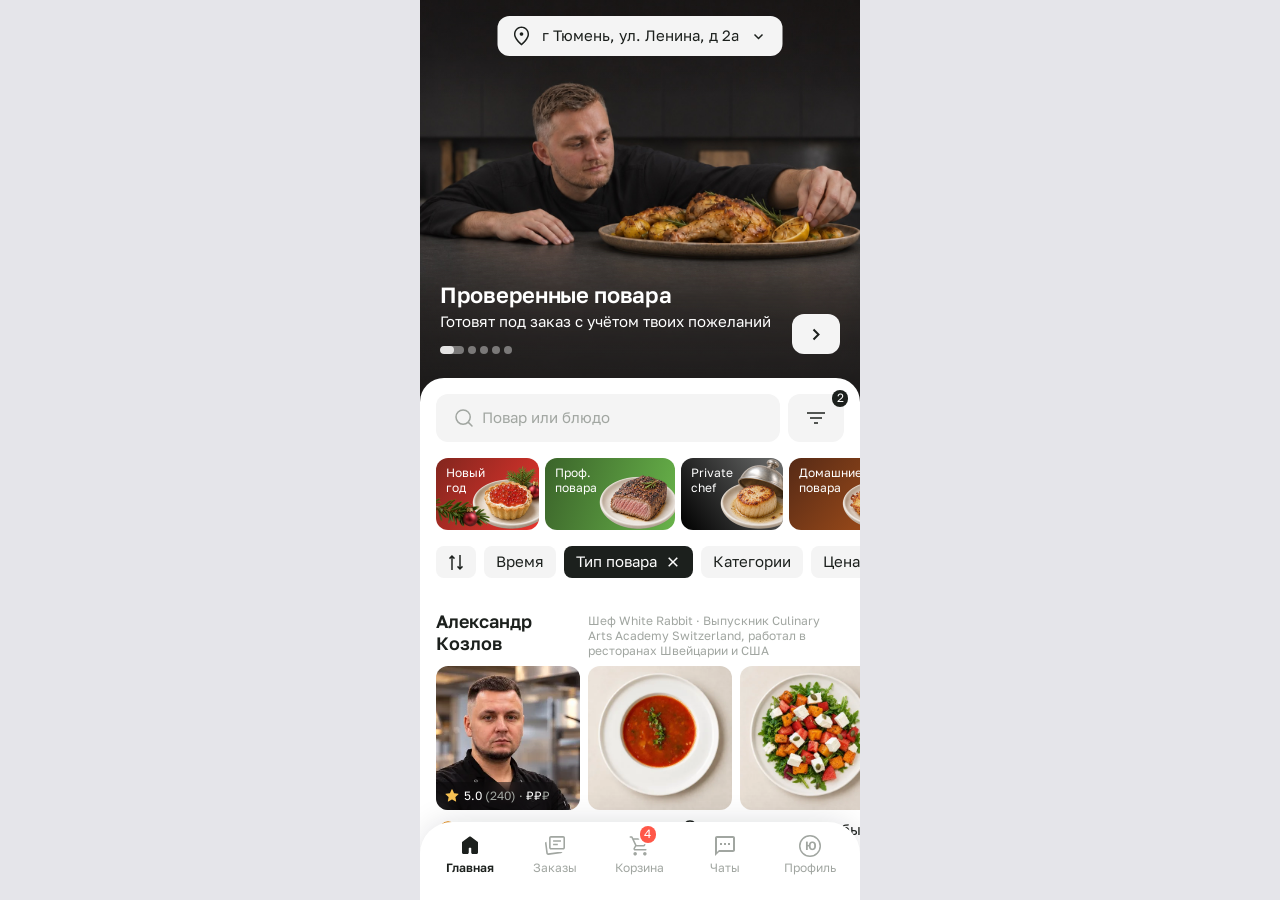
<file: glavnaya-ryad-povara/koncept.html>
<!doctype html>
<html lang="ru">
<head>
<meta charset="utf-8">
<meta name="viewport" content="width=device-width, initial-scale=1, viewport-fit=cover">
<!-- полоса с часами и батареей — цвета шапки с адресом (2026-11-11) -->
<meta name="theme-color" content="#ffffff">
<title>Главная: новый концепт</title>
<!-- Концепт главной: Figma «Главная», секция 4780:219049 (2026-11-20) — этаж по кадру 4759:200553
     (второй вариант 4780:204727 снят, есть в коммите cc2fe8f) и закреплённый адрес (4780:219273). Прежняя вёрстка — в коммитах до 2026-11-20, ещё раньше — arhiv/.
     Данные поваров — с прода 26.10.26, koncept-ryad-povara/povara.json; станции метро — из макетов, не с прода.
     Баннер — статичная картинка, собрана из слоёв кадра 4759:200554. -->
<link rel="preconnect" href="https://fonts.googleapis.com">
<link rel="preconnect" href="https://fonts.gstatic.com" crossorigin>
<link rel="stylesheet" href="https://fonts.googleapis.com/css2?family=Golos+Text:wght@400;600&family=Yanone+Kaffeesatz:wght@600&display=swap">
<link rel="stylesheet" href="ds/tokens.css?v=20261123pub8">
<link rel="stylesheet" href="ds/tab-bar.css?v=20261123pub8">
<link rel="stylesheet" href="local.css?v=20261123pub8">
</head>
<body>
<div class="app">
  <div class="screen">
  <div class="addr"><img src="ic/map-location-dark.svg" alt="" width="24" height="24"><span>г Тюмень, ул. Ленина, д 2а</span><img src="ic/chevron-down-24-dark.svg" alt="" width="24" height="24"></div>
  <div class="head-bg"></div>
  <div class="head-bar" hidden></div>
  <main class="scroll">
    <!-- Фото баннера стоит на месте, белый лист наезжает на него. Затемнение, текст, кнопка и точки едут с листом.
         Адрес всегда на экране; при закреплении растягивается на всю ширину над белой панелью (Figma 4780:219273). -->
    <div class="banner-photo">
      <img class="banner-img" src="img/banner-v20261121.jpg" alt="">
      <div class="banner-dim"></div>
      <div class="banner-top"></div>
    </div>
    <section class="banner">
      <div class="banner-bottom"></div>
      <div class="offer">
        <div class="offer-t">
          <h1>Проверенные повара</h1>
          <p>Готовят под заказ с учётом твоих пожеланий</p>
        </div>
        <div class="offer-foot"><div class="dots"><i class="on"></i><i></i><i></i><i></i><i></i></div></div>
        <button class="offer-go" type="button" aria-label="Смотреть всех"><img src="ic/chevron-right-bold.svg" alt="" width="24" height="24"></button>
      </div>
    </section>

    <section class="sheet">
      <div class="search-row">
        <div class="search"><img src="ic/search.svg" alt="" width="24" height="24"><span>Повар или блюдо</span></div>
        <button class="filter-btn" type="button" aria-label="Фильтры, выбрано 2"><img src="ic/list-filter.svg" alt="" width="24" height="24"><span class="badge">2</span></button>
      </div>
      <div class="tiles hs">
        <a class="tile" href="#" style="width:103px;background:linear-gradient(-55deg,#ea352e,#82261e)"><img src="img/v2/tile-tartaletka.png" alt="" style="--r:-12px;--b:0px"><img class="tile-decor" src="img/v2/tile-vetka.png" alt=""><span>Новый<br>год</span></a>
        <a class="tile" href="#" style="width:130px;background:linear-gradient(106.5deg,#3b642a,#68b34a)"><img src="img/v2/tile-steik.png" alt="" style="--r:-3px;--b:0px"><span>Проф.<br>повара</span></a>
        <a class="tile" href="#" style="width:102px;background:linear-gradient(54.8deg,#000,#6c6d6c)"><img src="img/v2/tile-grebeshok.png" alt="" style="--r:-15px;--b:0px"><span>Private<br>chef</span></a>
        <a class="tile" href="#" style="width:111px;background:linear-gradient(-49.4deg,#a9511a,#562a16)"><img src="img/v2/tile-draniki.png" alt="" style="--r:-21px;--b:0px"><span>Домашние<br>повара</span></a>
        <a class="tile" href="#" style="width:114px;background:linear-gradient(-57.7deg,#de5025,#782b14)"><img src="img/v2/tile-chizkeik.png" alt="" style="--r:-7px;--b:-2px"><span>Конди-<br>теры</span></a>
      </div>
      <div class="filters hs">
        <button class="chip icon" type="button" aria-label="Сортировка"><img src="ic/sort.svg" alt="" width="24" height="24"></button>
        <button class="chip" type="button">Время</button>
        <button class="chip on" type="button">Тип повара<img src="ic/close-small-white.svg" alt="" width="24" height="24"></button>
        <button class="chip" type="button">Категории</button>
        <button class="chip" type="button">Цена</button>
      </div>

      <!-- Этажи поваров — Figma 4759:200553 -->
      <div class="cooks">
        <article class="cook">
          <a class="cook-head" href="#">
            <b class="cook-name">Александр Козлов</b><span class="cook-bio"><span class="cook-chef">Шеф White Rabbit</span> · Выпускник Culinary Arts Academy Switzerland, работал в ресторанах Швейцарии и США</span>
          </a>
          <div class="dishes hs">
            <a class="cook-photo" href="#"><img src="img/av-kozlov.webp" alt="Александр Козлов"><span class="photo-rate"><img src="ic/star-fill-16.svg" alt="" width="16" height="16"><span>5.0 <span class="mute">(240) · </span>₽₽<span class="mute">₽</span></span></span></a>
            <img src="img/emelyanova-1.webp" alt="">
            <img src="img/emelyanova-2.webp" alt="">
            <img src="img/emelyanova-3.webp" alt="">
            <a class="all-dishes" href="#">Все<br>блюда<img src="ic/arrow-right-20.svg" alt="" width="20" height="16"></a>
          </div>
          <div class="facts hs">
            <span class="fact"><img src="ic/clock.svg" alt="" width="24" height="24"><span>Завтра с 11:00</span></span>
            <span class="fact"><img src="ic/car-front.svg" alt="" width="24" height="24"><span>От 540 ₽</span></span>
            <span class="fact"><img src="ic/map-pin.svg" alt="" width="24" height="24"><span>Университет Дружбы Народов</span></span>
          </div>
        </article>

        <article class="cook">
          <a class="cook-head" href="#">
            <b class="cook-name">Денис Сыс</b><span class="cook-bio">Шеф-повар с 10-летним стажем и международным опытом</span>
          </a>
          <div class="dishes hs">
            <a class="cook-photo" href="#"><img src="img/av-sys.webp" alt="Денис Сыс"><span class="photo-tag"><img src="ic/room-service-16.svg" alt="" width="16" height="16"><span>Private chef</span></span><span class="photo-rate"><img src="ic/star-fill-16.svg" alt="" width="16" height="16"><span>4.9 <span class="mute">(274) · </span>₽₽<span class="mute">₽</span></span></span></a>
            <img src="img/sys-1.webp" alt="">
            <img src="img/sys-2.webp" alt="">
            <img src="img/sys-3.webp" alt="">
            <a class="all-dishes" href="#">Все<br>блюда<img src="ic/arrow-right-20.svg" alt="" width="20" height="16"></a>
          </div>
          <div class="facts hs">
            <span class="fact"><img src="ic/clock-green.svg" alt="" width="24" height="24"><span>Сегодня с 21:00</span></span>
            <span class="fact"><img src="ic/car-front.svg" alt="" width="24" height="24"><span>От 540 ₽</span></span>
            <span class="fact"><img src="ic/map-pin.svg" alt="" width="24" height="24"><span>Бибирево</span></span>
          </div>
        </article>

        <a class="interlude" href="#">
          <img src="img/v2/otbor.png" alt="" width="80" height="80">
          <span class="interlude-t">
            <b><span>Как мы отбираем поваров</span><img src="ic/chevron-right-bold.svg" alt="" width="24" height="24"></b>
            <p>Кого пускаем готовить и что проверяем перед первым заказом</p>
          </span>
        </a>

        <article class="cook">
          <a class="cook-head" href="#">
            <b class="cook-name">Елена Емельянова</b><span class="cook-bio">Профессиональный повар, стаж более 20 лет</span>
          </a>
          <div class="dishes hs">
            <a class="cook-photo" href="#"><img src="img/av-emelyanova.webp" alt="Елена Емельянова"><span class="photo-rate"><img src="ic/star-fill-16.svg" alt="" width="16" height="16"><span>5.0 <span class="mute">(384) · </span>₽<span class="mute">₽₽</span></span></span></a>
            <img src="img/kozlov-1.webp" alt="">
            <img src="img/kozlov-2.webp" alt="">
            <img src="img/kozlov-3.webp" alt="">
            <a class="all-dishes" href="#">Все<br>блюда<img src="ic/arrow-right-20.svg" alt="" width="20" height="16"></a>
          </div>
          <div class="facts hs">
            <span class="fact"><img src="ic/clock.svg" alt="" width="24" height="24"><span>Завтра с 11:00</span></span>
            <span class="fact"><img src="ic/car-front.svg" alt="" width="24" height="24"><span>От 540 ₽</span></span>
            <span class="fact"><img src="ic/map-pin.svg" alt="" width="24" height="24"><span>Сокольники</span></span>
          </div>
        </article>
      </div>
    </section>
  </main>
  </div>
  <nav class="tab-bar" data-active="home" data-cart="4"></nav>
</div>
<script src="ds/tab-bar.js?v=20261123pub8"></script>
<script>
  // Шапка с адресом. Пока лист далеко, фото темнеет: чем ближе лист к адресу, тем темнее, до 50 %. Когда до верха
  // листа остаётся 124 px, белый фон поднимается из-под листа быстрее него и доходит до верха, когда лист встаёт
  // под панель (72 px = 16 + плашка 40 + 16). Дальше адрес закреплён (Figma 4780:219273, 2026-11-20): белая панель
  // над контентом, за следующие 24 px прокрутки её нижние углы скругляются до 24, проявляется тень, а плашка адреса
  // растягивается от ширины текста до всей ширины минус 16 по краям — текст по центру, иконки уходят к краям.
  (function () {
    var sc = document.querySelector('.scroll'), sheet = document.querySelector('.sheet'), addr = document.querySelector('.addr');
    var bg = document.querySelector('.head-bg'), bar = document.querySelector('.head-bar'), dim = document.querySelector('.banner-dim');
    var FROM = 124, TO = 72, R = 24, DIM = .5, start = null, hug = null, queued = false;
    // Полоса с часами и батареей в мобильном Safari (2026-11-20): после закрепления адреса — белая, символы тёмные.
    // iOS 15–18 красят её по theme-color и фону страницы (белые: meta и фон body), iOS 26 — по элементу
    // position: fixed у верхнего края: это закреплённая панель. Если Safari кладёт страницу под полосу
    // (viewport-fit=cover), адрес и панель сдвигаются на её высоту — sat берём из вычисленного top плашки адреса.
    var sat = 0;
    function update() {
      queued = false;
      sat = Math.max(0, parseFloat(getComputedStyle(addr).top) - 16) || 0;
      TO = 72 + sat; FROM = TO + 52;
      var t = sheet.getBoundingClientRect().top - sc.getBoundingClientRect().top;
      if (start === null || sc.scrollTop === 0) start = t + sc.scrollTop;
      if (hug === null) { addr.style.width = ''; hug = addr.offsetWidth; }
      dim.style.opacity = DIM * Math.min(1, Math.max(0, (start - t) / (start - FROM)));
      var p = Math.min(1, Math.max(0, (FROM - t) / (FROM - TO)));
      var q = Math.min(1, Math.max(0, (TO - t) / R));
      bg.style.visibility = t >= FROM || q === 1 ? 'hidden' : 'visible';
      bg.style.transform = 'translateY(' + (FROM * (1 - p)) + 'px)';
      bg.style.borderRadius = (R * (1 - p)) + 'px ' + (R * (1 - p)) + 'px 0 0';
      bar.hidden = t > TO;
      bar.style.borderRadius = '0 0 ' + (R * q) + 'px ' + (R * q) + 'px';
      bar.style.setProperty('--q', q.toFixed(3));
      var full = sc.clientWidth - 32;
      addr.style.width = q > 0 ? (hug + (full - hug) * q) + 'px' : '';
      sheet.style.borderRadius = (R * (1 - q)) + 'px ' + (R * (1 - q)) + 'px 0 0';
    }
    sc.addEventListener('scroll', function () { if (!queued) { queued = true; requestAnimationFrame(update); } }, { passive: true });
    window.addEventListener('resize', function () { start = null; hug = null; update(); });
    document.fonts && document.fonts.ready.then(function () { hug = null; update(); });
    update();
  })();
  // Старые ссылки на #v1 и #v2 ведут в архив
  if (location.hash === '#v1' || location.hash === '#v2') location.replace('arhiv/index.html' + location.hash);
  // Строка «время · доставка · метро» едет вместе с рядом фото (2026-11-20): сдвигается на столько же, пока не дойдёт
  // до своего конца — тогда встаёт у правого края, а фото листаются дальше. Обратно так же.
  document.querySelectorAll('.cook').forEach(function (cook) {
    var dishes = cook.querySelector('.dishes'), facts = cook.querySelector('.facts');
    function sync() { facts.scrollLeft = Math.min(dishes.scrollLeft, facts.scrollWidth - facts.clientWidth); }
    dishes.addEventListener('scroll', sync, { passive: true });
    window.addEventListener('resize', sync);
  });
  // Пока ссылок на экраны повара нет
  document.querySelectorAll('a[href="#"]').forEach(function (a) {
    a.addEventListener('click', function (e) { e.preventDefault(); });
  });
</script>
</body>
</html>
</file>
<file: glavnaya-pro-povarov/ds/tokens.css>
/*
 * tokens.css — сгенерирован из tokens.json скриптом build-tokens.py. Руками не править.
 * Правишь токен → правишь design-system/tokens.json → запускаешь build-tokens.py.
 */

:root {
  /* color */
  --color-text-and-icon: #1c201d;
  --color-text-and-icon-on-dark: #ffffff;
  --color-text-and-icon-mute: #a1a6a1;
  --color-bg: #ffffff;
  --color-bg-contrast: #f4f4f4;
  --color-border: #e3e6e2;
  --color-accent: #1daa47;
  --color-accent-bg: #e7f5eb;
  --color-accent-hover: #078b2e;
  --color-error: #ff5748;
  --color-error-hover: #ffd5d1;
  --color-error-bg: #ffe6e4;

  /* space: пусто */

  /* radius */
  --radius-default: 12px;
  --radius-small: 8px;

  /* font */
  --font-family: "Golos Text", -apple-system, BlinkMacSystemFont, "Segoe UI", Roboto, sans-serif;
  --font-family-accent: "Yanone Kaffeesatz", "Golos Text", sans-serif;
  --font-h2: 600 22px/28px var(--font-family);
  --font-h3: 600 18px/22px var(--font-family);
  --font-h4: 600 15px/21px var(--font-family);
  --font-h5: 600 12px/15px var(--font-family);
  --font-body: 400 15px/21px var(--font-family);
  --font-caption: 400 12px/15px var(--font-family);
  --font-h1-wow: 600 48px/42px var(--font-family-accent);
  --font-h1-wow-tracking: -0.3px;
  --font-h1-wow-case: uppercase;

  /* size: пусто */

  /* shadow: пусто */

  /* breakpoint: пусто */
}
</file>
<file: glavnaya-pro-povarov/ds/tab-bar.css>
/*
 * tab-bar — нижнее меню приложения.
 * Снят с Figma «Главная», bottom-menu (узел 4544:6009), 27.10.26. Стили — новая ДС v2:
 * цвета Colors-semantic-styles-v2, подпись — caption-v2.
 * Отличие от макета: в макете пункты по 72 px по центру, здесь просветы между пунктами
 * и до краёв равные на любой ширине (пользователь, 27.10.26: «равные отступы по ширине —
 * как обычно на мобильных таббарах»).
 *
 * Подключение (иконки и подписи рисует tab-bar.js):
 *   <link rel="stylesheet" href="…/design-system/tokens.css">
 *   <link rel="stylesheet" href="…/design-system/components/tab-bar.css">
 *   <nav class="tab-bar" data-active="home" data-cart="4"></nav>
 *   <script src="…/design-system/components/tab-bar.js"></script>
 *
 * data-active: home | catalog | orders | cart | profile
 * data-cart:   число на бейдже корзины; нет атрибута — нет бейджа.
 * Таббар не задаёт себе внешние отступы и положение: прибить его к низу экрана —
 * дело контейнера (например, flex-колонка с прокручиваемым содержимым выше).
 */

.tab-bar {
  display: flex;
  justify-content: space-evenly;
  height: 78px;
  padding: 0 8px;
  background: var(--color-bg);
  box-shadow: inset 0 1px 0 var(--color-border);
}

.tab-bar__item {
  flex: 0 0 auto;
  display: flex;
  flex-direction: column;
  justify-content: flex-end;
  align-items: center;
  gap: 2px;
  padding: 12px 0 24px;
  border: 0;
  background: none;
  font: var(--font-caption);
  color: var(--color-text-and-icon-mute);
  text-decoration: none;
  cursor: pointer;
}

.tab-bar__item.is-active { color: var(--color-text-and-icon); }

.tab-bar__icon { position: relative; width: 24px; height: 24px; color: var(--color-text-and-icon-mute); }
.tab-bar__icon svg { display: block; width: 24px; height: 24px; }
.tab-bar__item.is-active .tab-bar__icon { color: var(--color-accent); }

.tab-bar__label { padding-bottom: 1px; white-space: nowrap; }

.tab-bar__badge {
  position: absolute;
  left: 12px;
  top: -8px;
  min-width: 16px;
  height: 17px;
  padding: 0 4px 2px;
  border-radius: 16px;
  background: var(--color-error);
  box-shadow: 0 0 0 2px var(--color-bg);
  font: var(--font-caption);
  color: var(--color-text-and-icon-on-dark);
  text-align: center;
}
</file>
<file: glavnaya-pro-povarov/local.css>
/* Главная про поваров — шесть вариантов первых экранов.
   tokens.css пока пуст — значения сняты с макета Figma «Главная» (узел 4544:5756, 26.10.26).
   Шрифт — только Golos Text (пользователь, 27.10.26). */
:root{
  --ink2:#1c201d; --g:#a1a6a1; --green:#1daa47; --bg-contrast:#f4f4f4;
  --font:"Golos Text",Arial,sans-serif;
}
*{box-sizing:border-box;-webkit-tap-highlight-color:transparent}
html,body{margin:0;padding:0;height:100%}
body{display:flex;flex-direction:column;height:100vh;height:100dvh;font:400 14px/20px var(--font);color:var(--ink2);background:#e5e5ea}
button{font:inherit;color:inherit;border:0;background:none;padding:0;cursor:pointer}
img{display:block}
svg{display:block;flex:none}
h3,h4,p{margin:0}

/* ---------- переключатель вариантов (не часть интерфейса) ---------- */
.variants{flex:none;width:100%;max-width:500px;margin:0 auto;background:#e5e5ea;padding:6px 0}
.variants-tabs{display:flex;gap:4px;overflow-x:auto;padding:0 12px;scrollbar-width:none}
.variants-tabs::-webkit-scrollbar{display:none}
.vtab{flex:none;padding:5px 9px;border-radius:8px;background:transparent;color:#8a8f8a;font:400 13px/18px var(--font);white-space:nowrap}
.vtab b{font-weight:500;margin-right:4px}
.vtab.on{background:rgb(255 255 255 / .7);color:#4a4f4a}

/* ---------- приложение ---------- */
.app{flex:1;min-height:0;width:100%;max-width:500px;margin:0 auto;display:flex;flex-direction:column;position:relative;overflow:hidden;background:#fff}
.scroll{flex:1;min-height:0;overflow-y:auto;overflow-x:hidden;-webkit-overflow-scrolling:touch}
.scr{min-height:100%;padding:8px 0 28px}
.scr[hidden]{display:none}

/* ---------- варианты ---------- */
.mt { display: flex; align-items: center; gap: 4px; color: var(--g); font-size: 12px; line-height: 15px; white-space: nowrap; }
.rt { display: inline-flex; align-items: center; gap: 3px; font-size: 12px; line-height: 15px; color: var(--green); white-space: nowrap; }
.rt svg { margin-right: 1px; }
.rt.pill { color: var(--ink2); background: #fff1d6; padding: 3px 8px; border-radius: 6px; font-weight: 500; }
.rt.pill .rt-n { color: #6b6f6b; font-weight: 400; }
.face { position: relative; display: block; flex: none; border-radius: 50%; overflow: hidden; background: #ddd; }
.face img { position: absolute; max-width: none; object-fit: cover; }
.face.ring { box-shadow: 0 0 0 3px #fff; }
.addr { display: flex; align-items: center; gap: 6px; font-size: 15px; line-height: 21px; }
.srch { display: flex; align-items: center; gap: 10px; height: 48px; margin: 0 16px; padding: 0 16px; border-radius: 16px; background: #fff; color: var(--g); font-size: 15px; }
.chips { display: flex; gap: 8px; padding: 0 16px; margin: 16px 0; overflow: hidden; }
.chip { flex: none; height: 36px; padding: 0 14px; display: flex; align-items: center; border-radius: 12px; background: #fff; font-size: 15px; }
.chip.on { background: var(--green); color: #fff; }
.chip.dark { background: var(--ink2); color: #fff; }

/* 1 */
.v1-card { margin: 0 16px 12px; padding: 16px; border-radius: 16px; background: #fff; }
.v1-row { display: flex; align-items: center; gap: 12px; }
.v1-who { flex: 1; min-width: 0; display: flex; flex-direction: column; gap: 3px; }
.v1-who b { font-weight: 600; font-size: 15px; line-height: 21px; }
.v1-dishes { display: grid; grid-template-columns: repeat(3, 1fr); gap: 8px; margin-top: 14px; }
.v1-dishes img { width: 100%; aspect-ratio: 1; object-fit: cover; border-radius: 12px; }
.v1-more { display: flex; align-items: center; gap: 6px; margin-top: 12px; color: var(--green); font-size: 14px; font-weight: 500; }

/* 2 */
.v2-head { text-align: center; padding: 10px 16px 6px; }
.v2-head .addr { justify-content: center; font-size: 14px; color: #555; }
.v2-logo { font: 800 22px/28px "Golos Text", sans-serif; letter-spacing: .32em; margin: 4px 0 6px; padding-left: .32em; }
.v2-col { display: grid; grid-template-columns: repeat(4, 1fr); gap: 8px; padding: 14px 16px 0; }
.v2-tile { display: flex; flex-direction: column; gap: 6px; font-size: 12px; line-height: 15px; text-align: center; }
.v2-tile img { width: 100%; aspect-ratio: 1; object-fit: cover; border-radius: 16px; }
.v2-card { margin: 0 0 24px; }
.v2-gal { display: flex; gap: 8px; padding: 0 16px; overflow-x: auto; scroll-snap-type: x mandatory; scroll-padding: 0 16px; scrollbar-width: none; }
.v2-gal::-webkit-scrollbar { display: none; }
.v2-gal img { flex: none; width: 300px; height: 220px; object-fit: cover; border-radius: 16px; scroll-snap-align: start; }
.v2-who { display: flex; align-items: center; gap: 12px; margin-top: -26px; padding-left: 30px; position: relative; }
.v2-who > div { margin-top: 26px; display: flex; flex-direction: column; gap: 3px; }
.v2-who b { font: 700 17px/22px "Golos Text", sans-serif; }

/* 3 */
.v3-card { margin: 0 16px 44px; }
.v3-photo { position: relative; height: 300px; border-radius: 18px; overflow: hidden; }
.v3-photo img { width: 100%; height: 100%; object-fit: cover; object-position: 50% 30%; }
.v3-cap { position: absolute; left: 0; right: 0; bottom: 0; padding: 60px 16px 16px; background: linear-gradient(transparent, rgb(0 0 0 / .62)); color: #fff; display: flex; flex-direction: column; gap: 4px; }
.v3-cap b { font: 800 22px/26px "Golos Text", sans-serif; }
.v3-cap span { display: flex; align-items: center; gap: 4px; font-size: 13px; opacity: .92; }
.v3-dishes { display: grid; grid-template-columns: repeat(4, 1fr); gap: 8px; margin-top: 8px; }
.v3-dishes img { width: 100%; aspect-ratio: 1; object-fit: cover; border-radius: 10px; }

/* 4 */
.v4-title { padding: 18px 16px 0; }
.v4-title h3 { margin: 0; font: 800 28px/32px "Golos Text", sans-serif; color: #3b0f22; color: var(--ink2); }
.v4-title p { margin: 8px 0 0; font-size: 15px; line-height: 21px; color: #555; }
.v4-rail { display: flex; gap: 12px; padding: 18px 16px 4px; overflow: hidden; }
.v4-card { flex: none; width: 290px; border-radius: 16px; background: #fff; box-shadow: 0 2px 14px rgb(0 0 0 / .07); overflow: hidden; }
.v4-photo { position: relative; height: 200px; }
.v4-photo img { width: 100%; height: 100%; object-fit: cover; object-position: 50% 22%; }
.v4-badge { position: absolute; right: 0; top: 0; display: flex; align-items: center; gap: 4px; padding: 6px 10px; border-bottom-left-radius: 12px; background: #fff; font-size: 12px; font-weight: 600; }
.v4-plates { display: flex; justify-content: space-between; padding: 0 12px; margin-top: -46px; position: relative; }
.v4-plates span { width: 82px; height: 82px; border-radius: 50%; overflow: hidden; box-shadow: 0 0 0 4px #fff, 0 6px 14px rgb(0 0 0 / .18); }
.v4-plates img { width: 100%; height: 100%; object-fit: cover; }
.v4-body { padding: 14px 16px 18px; display: flex; flex-direction: column; gap: 6px; }
.v4-body b { font: 800 20px/26px "Golos Text", sans-serif; }
.v4-body p { margin: 2px 0 0; font-size: 14px; line-height: 20px; color: #555; }
.v4-btn { display: flex; justify-content: center; align-items: center; gap: 8px; height: 50px; margin: 14px 16px 0; border-radius: 14px; background: var(--green); color: #fff; font-weight: 600; font-size: 16px; }
.v4-h { margin: 30px 16px 12px; font: 800 20px/28px "Golos Text", sans-serif; }
.v4-row { display: flex; align-items: center; gap: 12px; margin: 0 16px 10px; padding: 8px 12px 8px 8px; border-radius: 16px; background: #fff; box-shadow: 0 2px 14px rgb(0 0 0 / .06); }
.v4-dish { width: 108px; height: 108px; border-radius: 12px; object-fit: cover; flex: none; }
.v4-rw { flex: 1; min-width: 0; display: flex; flex-direction: column; align-items: flex-start; gap: 8px; }
.v4-rw b { font-weight: 600; font-size: 15px; line-height: 19px; }

/* 5 */
.v5-h { display: flex; justify-content: space-between; align-items: baseline; margin: 22px 16px 12px; }
.v5-h h4 { margin: 0; font: 800 20px/28px "Golos Text", sans-serif; }
.v5-h span { color: var(--green); font-size: 15px; }
.v5-rail { display: flex; gap: 12px; padding: 0 16px; overflow: hidden; }
.v5-card { flex: none; width: 270px; border-radius: 16px; background: #fff; box-shadow: 0 2px 14px rgb(0 0 0 / .08); overflow: hidden; }
.v5-photo { position: relative; height: 180px; }
.v5-photo img { width: 100%; height: 100%; object-fit: cover; }
.v5-face { position: absolute; right: 14px; bottom: -30px; }
.v5-body { padding: 12px 16px 16px; display: flex; flex-direction: column; align-items: flex-start; gap: 8px; }
.v5-body b { font-weight: 600; font-size: 17px; line-height: 22px; max-width: 170px; }

/* 6 */
.v6-grid { display: grid; grid-template-columns: 1fr 1fr; gap: 18px 10px; padding: 0 16px; }
.v6-p { display: flex; flex-direction: column; gap: 4px; }
.v6-p img { width: 100%; aspect-ratio: 3 / 4; object-fit: cover; object-position: 50% 20%; border-radius: 14px; margin-bottom: 4px; }
.v6-p b { font-weight: 600; font-size: 15px; line-height: 19px; }

/* нижний таббар — компонент design-system/components/tab-bar.css, здесь только место в колонке */
.app > .tab-bar{flex:none;position:relative;z-index:8}

/* ленты листаются пальцем */
.chips,.v4-rail,.v5-rail{overflow-x:auto;scrollbar-width:none;scroll-snap-type:x mandatory;scroll-padding:0 16px}
.chips::-webkit-scrollbar,.v4-rail::-webkit-scrollbar,.v5-rail::-webkit-scrollbar{display:none}
.v4-card,.v5-card,.chip{scroll-snap-align:start}

/* верх страницы как на проде: адрес, сториз, баннеры, поиск */
.pt-addr { display: flex; justify-content: center; padding: 8px 16px 0; }
.pt-stories { display: flex; gap: 8px; padding: 14px 16px 0; overflow-x: auto; scrollbar-width: none; }
.pt-story { position: relative; flex: none; width: 92px; height: 92px; padding: 2px; border: 2px solid var(--green); border-radius: 24px; background: #fff; box-shadow: 0 4px 12px -5px rgb(20 24 31 / .08); }
.pt-story img { width: 100%; height: 100%; object-fit: cover; border-radius: 19px; }
.pt-story::after { content: ""; position: absolute; inset: 2px; border-radius: 19px; background: linear-gradient(transparent 35%, rgb(0 0 0 / .45)); }
.pt-story i { position: absolute; left: 10px; right: 8px; bottom: 10px; z-index: 1; font: normal 700 12px/16px var(--font); color: #fff; }
.pt-banners { display: flex; gap: 16px; padding: 16px 16px 0; overflow-x: auto; scrollbar-width: none; scroll-snap-type: x mandatory; scroll-padding: 0 16px; }
.pt-banners img { flex: none; width: 308px; height: 136px; object-fit: cover; border-radius: 16px; scroll-snap-align: start; }
.pt-stories::-webkit-scrollbar, .pt-banners::-webkit-scrollbar { display: none; }
.pt-srch { margin-top: 16px; }

/* белые фильтры и поиск на белом фоне — на подложке bg-contrast */
.scr.light .chip:not(.on):not(.dark), .scr.light .srch { background: var(--bg-contrast); }

/* ценовой сегмент ₽₽₽: активные — цветом текста, остальные — серым, как на проде */
.pl { display: inline-flex; font-size: 12px; line-height: 15px; letter-spacing: .02em; }
.pl span { display: inline; font: 400 12px/15px var(--font); }
.pl .pl-on { color: var(--ink2); }
.pl .pl-off { color: var(--g); }
.dot { color: var(--g); margin: 0 2px; }
.v3-cap .pl .pl-on { color: #fff; }
.v3-cap .pl .pl-off { color: rgb(255 255 255 / .45); }
.v3-cap .dot { color: rgb(255 255 255 / .7); }

/* ---------- 1: верх в стиле Самоката (28.10.26) ---------- */
.scr.sk { padding-top: 0; }
.sk-hero { position: relative; height: 440px; background: #1c2430; color: #fff; }
.sk-addr { position: absolute; z-index: 2; top: 14px; left: 16px; display: flex; align-items: center; gap: 4px; font-size: 17px; line-height: 22px; font-weight: 600; text-shadow: 0 1px 8px rgb(0 0 0 / .3); pointer-events: none; }
.sk-slides { display: flex; height: 100%; overflow-x: auto; scroll-snap-type: x mandatory; scrollbar-width: none; }
.sk-slides::-webkit-scrollbar { display: none; }
.sk-slide { position: relative; flex: none; width: 100%; height: 100%; scroll-snap-align: start; }
.sk-slide img { width: 100%; height: 100%; object-fit: cover; }
.sk-slide::after { content: ""; position: absolute; inset: 0; background: linear-gradient(rgb(0 0 0 / .35), transparent 22%, transparent 45%, rgb(0 0 0 / .62) 88%); }
.sk-txt { position: absolute; z-index: 1; left: 16px; right: 16px; bottom: 60px; }
.sk-kick { display: inline-block; margin-bottom: 10px; padding: 4px 10px; border-radius: 99px; background: var(--green); font-size: 12px; line-height: 16px; font-weight: 600; }
.sk-txt h2 { margin: 0; max-width: 300px; font-size: 26px; line-height: 30px; font-weight: 700; letter-spacing: -.01em; }
.sk-txt p { margin-top: 6px; font-size: 14px; line-height: 19px; color: rgb(255 255 255 / .85); }
.sk-btn { display: inline-flex; align-items: center; height: 36px; margin-top: 14px; padding: 0 16px; border-radius: 18px; background: #fff; color: var(--ink2); font-size: 14px; font-weight: 600; }
.sk-dots { position: absolute; z-index: 2; left: 0; right: 0; bottom: 36px; display: flex; justify-content: center; gap: 5px; pointer-events: none; }
.sk-dots i { width: 6px; height: 6px; border-radius: 3px; background: rgb(255 255 255 / .45); transition: width .2s, background .2s; }
.sk-dots i.on { width: 18px; background: #fff; }
.sk-sheet { position: relative; z-index: 3; margin-top: -24px; padding: 22px 0 16px; border-radius: 24px; background: #fff; }
.sk-stories { display: flex; gap: 4px; padding: 0 12px; overflow-x: auto; scrollbar-width: none; }
.sk-stories::-webkit-scrollbar { display: none; }
.sk-story { flex: none; width: 76px; display: flex; flex-direction: column; align-items: center; }
.sk-blob { position: relative; width: 68px; height: 68px; margin-top: 8px; border-radius: 46% 54% 50% 50% / 52% 48% 52% 48%; display: grid; place-items: center; }
.sk-story:nth-child(1) .sk-blob { background: #e2f3e6; }
.sk-story:nth-child(2) .sk-blob { background: #fde8d7; }
.sk-story:nth-child(3) .sk-blob { background: #ebe6fa; }
.sk-story:nth-child(4) .sk-blob { background: #e0edfa; }
.sk-story:nth-child(5) .sk-blob { background: #fbf1cc; }
.sk-story.bust img { position: absolute; left: 50%; bottom: 0; width: 82px; max-width: none; transform: translateX(-50%); clip-path: inset(-40px -20px 0 -20px round 0 0 30px 30px); }
.sk-story.plate img { position: absolute; left: 50%; top: -8px; width: 70px; transform: translateX(-50%); filter: drop-shadow(0 4px 6px rgb(20 24 31 / .18)); }
.sk-story i { margin-top: 8px; font-style: normal; font-size: 12px; line-height: 15px; text-align: center; }
.sk-srch { margin-top: 18px; background: var(--bg-contrast); }

/* Фильтры с главной прода mypovar.ru/ekaterinburg (.filters-bar), снято 28.10.26. */
.pf-bar { display: flex; gap: 8px; margin: 16px 0; padding: 0 16px; overflow-x: auto; scrollbar-width: none; }
.pf-bar::-webkit-scrollbar { display: none; }
/* Правка пользователя 28.10.26: без тени, скругление и отступы больше (12 вместо 8, 16 вместо 12). */
.pf { flex: none; display: inline-flex; align-items: center; gap: 6px; height: 40px; padding: 0 16px; border-radius: 12px; background: #fff; color: var(--ink2); font-size: 15px; line-height: 21px; white-space: nowrap; }
.pf svg { width: 24px; height: 24px; }
.pf-sort svg { color: var(--green); }
.pf.on { background: var(--green); color: #fff; }
.pf-sort svg, .pf.on svg { margin-left: -4px; }
.scr.light .pf:not(.on) { background: var(--bg-contrast); }
</file>
<file: glavnaya-ryad-povara/ds/tokens.css>
/*
 * tokens.css — сгенерирован из tokens.json скриптом build-tokens.py. Руками не править.
 * Правишь токен → правишь design-system/tokens.json → запускаешь build-tokens.py.
 */

:root {
  /* color */
  --color-text-and-icon: #1c201d;
  --color-text-and-icon-on-dark: #ffffff;
  --color-text-and-icon-mute: #a1a6a1;
  --color-bg: #ffffff;
  --color-bg-contrast: #f4f4f4;
  --color-border: #e3e6e2;
  --color-accent: #1daa47;
  --color-accent-bg: #e7f5eb;
  --color-accent-hover: #078b2e;
  --color-error: #ff5748;
  --color-error-hover: #ffd5d1;
  --color-error-bg: #ffe6e4;

  /* space: пусто */

  /* radius */
  --radius-default: 12px;
  --radius-small: 8px;

  /* font */
  --font-family: "Golos Text", -apple-system, BlinkMacSystemFont, "Segoe UI", Roboto, sans-serif;
  --font-family-accent: "Yanone Kaffeesatz", "Golos Text", sans-serif;
  --font-h2: 600 22px/28px var(--font-family);
  --font-h3: 600 18px/22px var(--font-family);
  --font-h4: 600 15px/21px var(--font-family);
  --font-h5: 600 12px/15px var(--font-family);
  --font-body: 400 15px/21px var(--font-family);
  --font-caption: 400 12px/15px var(--font-family);
  --font-h1-wow: 600 48px/42px var(--font-family-accent);
  --font-h1-wow-tracking: -0.3px;
  --font-h1-wow-case: uppercase;

  /* size: пусто */

  /* shadow: пусто */

  /* breakpoint: пусто */
}
</file>
<file: glavnaya-ryad-povara/ds/tab-bar.css>
/*
 * tab-bar — нижнее меню приложения.
 * Снят с Figma «Главная», bottom-menu (узел 4544:6009), 27.10.26. Стили — новая ДС v2:
 * цвета Colors-semantic-styles-v2, подпись — caption-v2.
 * Отличие от макета: в макете пункты по 72 px по центру, здесь просветы между пунктами
 * и до краёв равные на любой ширине (пользователь, 27.10.26: «равные отступы по ширине —
 * как обычно на мобильных таббарах»).
 *
 * Подключение (иконки и подписи рисует tab-bar.js):
 *   <link rel="stylesheet" href="…/design-system/tokens.css">
 *   <link rel="stylesheet" href="…/design-system/components/tab-bar.css">
 *   <nav class="tab-bar" data-active="home" data-cart="4"></nav>
 *   <script src="…/design-system/components/tab-bar.js"></script>
 *
 * data-active: home | orders | cart | chats | profile
 * data-cart:   число на бейдже корзины; нет атрибута — нет бейджа.
 * Таббар не задаёт себе внешние отступы и положение: прибить его к низу экрана —
 * дело контейнера (например, flex-колонка с прокручиваемым содержимым выше).
 */

.tab-bar {
  display: flex;
  justify-content: space-evenly;
  height: 78px;
  padding: 0 8px;
  background: var(--color-bg);
  box-shadow: inset 0 1px 0 var(--color-border);
}

.tab-bar__item {
  flex: 0 0 auto;
  display: flex;
  flex-direction: column;
  justify-content: flex-end;
  align-items: center;
  gap: 2px;
  padding: 12px 0 24px;
  border: 0;
  background: none;
  font: var(--font-caption);
  color: var(--color-text-and-icon-mute);
  text-decoration: none;
  cursor: pointer;
}

.tab-bar__item.is-active { color: var(--color-text-and-icon); }

.tab-bar__icon { position: relative; width: 24px; height: 24px; color: var(--color-text-and-icon-mute); }
.tab-bar__icon svg { display: block; width: 24px; height: 24px; }
.tab-bar__item.is-active .tab-bar__icon { color: var(--color-accent); }

.tab-bar__label { padding-bottom: 1px; white-space: nowrap; }

.tab-bar__badge {
  position: absolute;
  left: 12px;
  top: -8px;
  min-width: 16px;
  height: 17px;
  padding: 0 4px 2px;
  border-radius: 16px;
  background: var(--color-error);
  box-shadow: 0 0 0 2px var(--color-bg);
  font: var(--font-caption);
  color: var(--color-text-and-icon-on-dark);
  text-align: center;
}
</file>
<file: glavnaya-ryad-povara/arhiv/local.css>
/* Главная: концепт «ряд повара». Свёрстан по Figma «Главная», кадр 4609:38495 (2026-10-30).
   Размеры — из макета на 375 px. Картинка баннера заменена видео (просьба пользователя). */
* { box-sizing: border-box; }
html, body { margin: 0; height: 100%; }
body { background: #e5e5ea; font: var(--font-body); color: var(--color-text-and-icon); }
p { margin: 0; }
img { display: block; }
.hs { display: flex; overflow-x: auto; scrollbar-width: none; overscroll-behavior-x: contain; }
.hs::-webkit-scrollbar { display: none; }

.app { display: flex; flex-direction: column; width: 100%; max-width: 500px; height: 100vh; height: 100dvh; margin: 0 auto; overflow: hidden; background: var(--color-bg); }
.scroll { flex: 1; min-height: 0; overflow-y: auto; overflow-x: hidden; }
.app > .tab-bar { flex: none; }

/* баннер */
/* Стили — Figma «Главная», 4616:96355 (2026-10-30): адрес плашкой, заголовок Golos 22,
   стрелка вместо «Смотреть всех», точки слева. Статус-бар не рисуем — плашка адреса на 16 px.
   Баннер 404 px, как в макете. Иллюстрация — ровно между плашкой адреса (низ 56) и заголовком (262):
   видео v8 — 96 % ширины от левого края (левее бабл обрезается, тарелка на 24 px правее центра), края растворены в фоне —
   фон видео ровный rgb(211,212,214). В покое бабл на 4 px ниже плашки, тарелка на 10 px выше
   заголовка; в прыжке бабл на мгновение заходит под плашку. */
.banner { position: relative; aspect-ratio: 375 / 404; overflow: hidden; background: rgb(211, 212, 214); }
.banner video { position: absolute; top: 4.5%; left: 0; width: 96%; height: auto;
  -webkit-mask-image: linear-gradient(to right, transparent, #000 24px, #000 calc(100% - 24px), transparent), linear-gradient(transparent, #000 24px, #000 calc(100% - 24px), transparent);
  -webkit-mask-composite: source-in;
  mask-image: linear-gradient(to right, transparent, #000 24px, #000 calc(100% - 24px), transparent), linear-gradient(transparent, #000 24px, #000 calc(100% - 24px), transparent);
  mask-composite: intersect; }
.banner-top { position: absolute; inset: 0 0 auto; height: 100px; background: linear-gradient(#000, transparent); opacity: .2; }
.banner-bottom { position: absolute; inset: auto 0 0; height: 162px; background: linear-gradient(rgba(50, 50, 50, 0), #323232); opacity: .4; -webkit-backdrop-filter: blur(64px); backdrop-filter: blur(64px);
  /* у размытия в браузере жёсткая верхняя кромка — гасим её маской */
  -webkit-mask-image: linear-gradient(transparent, #000 50%); mask-image: linear-gradient(transparent, #000 50%); }
.addr { position: absolute; top: 16px; left: 16px; right: 20px; display: flex; justify-content: space-between; align-items: center; gap: 4px; height: 40px; padding: 8px; border-radius: var(--radius-default); background: var(--color-bg-contrast); font: var(--font-body); color: var(--color-text-and-icon); }
.offer { position: absolute; left: 20px; right: 20px; bottom: 48px; display: flex; flex-direction: column; gap: 2px; color: var(--color-text-and-icon-on-dark); }
.offer-t { display: flex; flex-direction: column; gap: 2px; }
.offer h1 { margin: 0; font: var(--font-h2); letter-spacing: -0.3px; }
/* подпись не заходит под кнопку со стрелкой справа (48 px + 8) */
.offer p { padding-right: 56px; font: var(--font-body); }
.offer-foot { display: flex; align-items: flex-end; height: 20px; padding-top: 12px; }
.offer-go { position: absolute; right: 0; bottom: 0; display: flex; padding: 8px 12px; border: 0; border-radius: var(--radius-default); background: var(--color-bg-contrast); cursor: pointer; }
.dots { display: flex; align-items: center; gap: 4px; }
.dots i { width: 8px; height: 8px; border-radius: 4px; background: #fff; opacity: .4; }
.dots .on { position: relative; width: 24px; opacity: 1; background: rgba(255, 255, 255, .4); overflow: hidden; }
.dots .on::after { content: ""; position: absolute; inset: 0 auto 0 0; width: 14px; border-radius: 4px; background: rgba(255, 255, 255, .8); }

/* белый лист с поиском и фильтрами */
.sheet { position: relative; margin-top: -24px; padding-top: 16px; border-radius: 24px 24px 0 0; background: var(--color-bg); }
/* Поиск и фильтры — Figma 4615:95951 (2026-10-31): без обводки, серая заливка bg-contrast */
.search { display: flex; align-items: center; gap: 6px; margin: 0 16px; padding: 12px 20px 12px 16px; border-radius: var(--radius-default); background: var(--color-bg-contrast); color: var(--color-text-and-icon-mute); }
.filters { gap: 8px; margin-top: 16px; padding: 0 16px; }
.chip { flex: none; display: flex; align-items: center; gap: 4px; padding: 4px 12px 4px 8px; border: 0; border-radius: var(--radius-small); background: var(--color-bg-contrast); font: var(--font-body); color: var(--color-text-and-icon); white-space: nowrap; cursor: pointer; }
.chip.icon { padding-right: 8px; }
.chip.on { padding-right: 8px; background: var(--color-text-and-icon); color: var(--color-text-and-icon-on-dark); }
.chip .x { display: none; padding-left: 4px; }
.chip.on .x { display: block; }

/* повара */
.cooks { display: flex; flex-direction: column; gap: 32px; padding: 24px 0 32px; }
.cook { display: flex; flex-direction: column; gap: 8px; }
.cook-head { display: flex; align-items: center; gap: 8px; padding: 0 16px; color: inherit; text-decoration: none; }
/* Аватар: в макете фото 127×159 в маске-круге 56, с отступом круга 33.8 и 3.5 */
.ava { position: relative; flex: none; width: 56px; height: 56px; border-radius: 50%; overflow: hidden; }
.ava img { position: absolute; left: -37.45px; top: -2.82px; width: 133.86px; height: 167px; max-width: none; }
.cook-t { display: flex; flex-direction: column; gap: 2px; }
.cook-name { display: flex; align-items: center; gap: 2px; padding: 1px 0 2px; font: var(--font-h4); }
.meta { display: flex; align-items: center; gap: 4px; font: var(--font-caption); color: var(--color-text-and-icon-mute); white-space: nowrap; }
.meta span { display: flex; gap: 4px; }
.dishes { gap: 8px; padding: 0 16px; }
.dishes > img { flex: none; width: 136px; height: 136px; border-radius: 12px; object-fit: cover; }
.about { flex: none; display: flex; flex-direction: column; justify-content: space-between; width: 160px; height: 136px; padding: 8px 8px 12px; border-radius: 12px; background: var(--color-bg-contrast); font: var(--font-caption); }
.about-top { display: flex; align-items: center; gap: 2px; white-space: nowrap; }
.about-top span { display: flex; gap: 2px; }
.mute { color: var(--color-text-and-icon-mute); }

/* как мы проверяем поваров */
/* между этажами 32 (по просьбе пользователя, в макете 24); у плашки сверху и снизу ещё 8 — выходит 40, как в макете */
.check { position: relative; display: block; height: 72px; margin: 8px 16px; border-radius: 12px; background: var(--color-accent); overflow: hidden; color: var(--color-text-and-icon-on-dark); text-decoration: none; }
.check .logo { position: absolute; left: 197px; top: -37px; width: 102px; height: 102px; clip-path: inset(37px 0 0); }
.check b { position: absolute; left: 24px; top: 12px; width: 188px; font: var(--font-h3); }
.check .go { position: absolute; right: 20px; top: 21px; }

[hidden] { display: none !important; }

/* переключатель вариантов — вне макета, как в остальных прототипах */
.variants { flex: none; display: flex; gap: 4px; padding: 6px 12px; background: #e5e5ea; overflow-x: auto; scrollbar-width: none; }
.vtab { flex: none; text-decoration: none; padding: 5px 10px; border: 0; border-radius: 8px; background: none; font: 400 13px/18px var(--font-family); color: #6b6f6b; white-space: nowrap; cursor: pointer; }
.vtab b { margin-right: 4px; font-weight: 600; }
.vtab.on { background: var(--color-bg); color: var(--color-text-and-icon); }

/* Вариант 2: карточка повара. Свёрстана по Figma «Главная», 4614:95260 (2026-10-30):
   фото 343×220 без затемнений, рейтинг — светлая плашка на фото, под фото вплотную лента
   из трёх блюд высотой 80 (крайние нижние углы 16, внутренние 4), под ней время и доставка
   серыми тегами, ниже имя (h2) и описание (body). Шаг 4, между поварами 40.
   Порядок по просьбе пользователя: первым — самый премиальный на вид повар (Козлов),
   блюда у первого светлые, дальше светлые и тёмные серии чередуются. */
.cards { display: flex; flex-direction: column; gap: 40px; padding: 32px 16px 40px; }
.cards .check { margin: 0; }
.card { display: flex; flex-direction: column; gap: 4px; }
.card-photo { position: relative; display: block; aspect-ratio: 343 / 220; border-radius: 16px 16px 4px 4px; overflow: hidden; background: var(--color-bg-contrast); }
.card-photo > img { width: 100%; height: 100%; object-fit: cover; }
.pill { position: absolute; left: 12px; top: 12px; display: flex; align-items: center; gap: 2px; padding: 4px 8px 4px 6px; border-radius: var(--radius-small); background: rgba(255, 255, 255, .85); -webkit-backdrop-filter: blur(8px); backdrop-filter: blur(8px); font: var(--font-caption); color: var(--color-text-and-icon); }
.pill i { margin: 0 4px; font-style: normal; color: var(--color-text-and-icon-mute); }
.card-dishes { display: grid; grid-template-columns: repeat(3, 1fr); gap: 4px; }
.card-dishes img { width: 100%; height: 80px; border-radius: 4px; object-fit: cover; }
.card-dishes img:first-child { border-bottom-left-radius: 16px; }
.card-dishes img:last-child { border-bottom-right-radius: 16px; }
.card-tags { display: flex; flex-wrap: wrap; gap: 4px; padding-top: 4px; }
.tag { display: flex; align-items: center; gap: 4px; padding: 4px 12px 4px 8px; border-radius: var(--radius-small); background: var(--color-bg-contrast); font: var(--font-body); white-space: nowrap; }
/* по макету: до имени 6, от имени до описания 2 */
.card-name { display: flex; align-items: center; gap: 2px; margin-top: 2px; font: var(--font-h2); color: inherit; text-decoration: none; }
.card-bio { margin-top: -2px; font: var(--font-body); color: var(--color-text-and-icon); }

/* Вариант 3: одна карусель. Свёрстан по Figma «Главная», 4625:98487 (2026-11-02):
   в ряду фото повара 136×136, три блюда и последней — плашка с описанием (порядок по словам
   пользователя; в макете плашка стоит перед третьим блюдом). Под рядом через 8 две строки на 343:
   имя h3 и рейтинг со звездой 24 по краям, ниже серым время · доставка и ценовой сегмент.
   Фото — тот же исходник, что у аватара, кадр из макета: 263×328 со сдвигом −64, −5.
   2026-11-02: все карточки ряда 160×160, перед первым поваром под фильтрами 32 (в вариантах 1–2 — 24). */
[data-variant="v3"] { padding-top: 32px; }
[data-variant="v3"] .dishes > img { width: 160px; height: 160px; }
[data-variant="v3"] .about { height: 160px; }
.cook-photo { position: relative; flex: none; width: 160px; height: 160px; border-radius: 12px; overflow: hidden; }
.cook-photo img { position: absolute; left: -64px; top: -5px; width: 263px; height: 328px; max-width: none; }
.cook-info { display: flex; flex-direction: column; padding: 0 16px; color: inherit; text-decoration: none; }
.cook-row { display: flex; justify-content: space-between; align-items: center; white-space: nowrap; }
.cook-row b { font: var(--font-h3); }
.cook-row.mute { font: var(--font-body); }
.rate, .when { display: flex; align-items: center; gap: 4px; font: var(--font-body); }
.rate .mute { margin-left: -4px; }
.ink { color: var(--color-text-and-icon); }
</file>
<file: glavnaya-ryad-povara/nyneshnyaya/style.css>
a, abbr, acronym, address, applet, article, aside, audio, b, big, blockquote, body, canvas, caption, center, cite, code, dd, del, details, dfn, div, dl, dt, em, embed, fieldset, figcaption, figure, footer, form, h1, h2, h3, h4, h5, h6, header, hgroup, html, i, iframe, img, input, ins, kbd, label, legend, li, mark, menu, nav, object, ol, output, p, pre, q, ruby, s, samp, section, small, span, strike, strong, sub, summary, sup, table, tbody, td, tfoot, th, thead, time, tr, tt, u, ul, var, video { font-style: inherit; font-variant-caps: inherit; font-weight: inherit; font-width: inherit; line-height: inherit; font-family: inherit; font-size-adjust: inherit; font-kerning: inherit; font-variant-alternates: inherit; font-variant-ligatures: inherit; font-variant-numeric: inherit; font-variant-east-asian: inherit; font-variant-position: inherit; font-variant-emoji: inherit; font-feature-settings: inherit; font-optical-sizing: inherit; font-variation-settings: inherit; vertical-align: baseline; border: 0px; margin: 0px; padding: 0px; font-size: 100%; }
*, ::after, ::before { box-sizing: border-box; }
article, aside, details, figcaption, figure, footer, header, hgroup, menu, nav, section { display: block; }
ol, ul { list-style: none; }
blockquote, q { quotes: none; }
blockquote::after, blockquote::before, q::after, q::before { content: none; }
table { border-collapse: collapse; border-spacing: 0px; }
input::-webkit-inner-spin-button, input::-webkit-outer-spin-button { appearance: none; margin: 0px; }
input[type="number"] { appearance: textfield; }
a { text-decoration: none; }
body { --scrollbar-track-color: #fff; --scrollbar-thumb-color: #1daa47; --scrollbar-size: 4px; --scrollbar-size-ff: thin; --scrollbar-gap: 0px; scrollbar-width: var(--scrollbar-size-ff); font-family: Golos Text, Arial, sans-serif, -apple-system; }
body::-webkit-scrollbar { cursor: default; height: calc(var(--scrollbar-size) + var(--scrollbar-gap)*2); width: calc(var(--scrollbar-size) + var(--scrollbar-gap)*2); }
body::-webkit-scrollbar-button { height: 0px; width: 0px; }
body::-webkit-scrollbar-thumb { border: var(--scrollbar-gap)solid var(--scrollbar-track-color); background-clip: padding-box; border-radius: 2px; }
body::-webkit-scrollbar-thumb, body::-webkit-scrollbar-thumb:active, body::-webkit-scrollbar-thumb:hover { background: var(--scrollbar-thumb-color); }
body::-webkit-scrollbar-track { border: medium; }
body::-webkit-scrollbar-track, body::-webkit-scrollbar-track:active, body::-webkit-scrollbar-track:hover { background: var(--scrollbar-track-color); }
body::-webkit-scrollbar-track-piece { background: var(--scrollbar-track-color); }
body::-webkit-scrollbar-corner { background: 0px 0px; }
@font-face { font-display: swap; font-family: Golos Text; font-style: normal; font-weight: 400; src: url("fonts/GolosText-Regular.ttf") format("truetype"); }
@font-face { font-display: swap; font-family: Golos Text; font-style: normal; font-weight: 600; src: url("fonts/GolosText-Medium.ttf") format("truetype"); }
@font-face { font-display: swap; font-family: Yanone Kaffeesatz; font-style: normal; font-weight: 700; src: url("fonts/YanoneKaffeesatz-Bold-cyrillic.woff2") format("woff2"); unicode-range: U+301, U+400-45f, U+490-491, U+4b0-4b1, U+2116; }
@font-face { font-display: swap; font-family: Yanone Kaffeesatz; font-style: normal; font-weight: 700; src: url("fonts/YanoneKaffeesatz-Bold-latin.woff2") format("woff2"); unicode-range: U+0-ff, U+131, U+152-153, U+2bb-2bc, U+2c6, U+2da, U+2dc, U+304, U+308, U+329, U+2000-206f, U+20ac, U+2122, U+2191, U+2193, U+2212, U+2215, U+feff, U+fffd; }
.article { color: rgb(28, 32, 29); font-family: Golos Text, Arial, sans-serif, -apple-system; }
.article h2, .article h3, .article h4 { scroll-margin-top: calc(var(--header-fixed-height) + 12px); margin: 8px 0px 12px; }
.article h2 { letter-spacing: -0.3px; font-size: 22px; line-height: 28px; }
.article h2, .article h3 { font-family: Golos Text, Arial, sans-serif, -apple-system; font-style: normal; font-weight: 600; }
.article h3 { font-size: 18px; line-height: 22px; }
.article h4 { font-weight: 600; }
.article .body-v2, .article h4, .article p { font-family: Golos Text, Arial, sans-serif, -apple-system; font-size: 15px; font-style: normal; line-height: 21px; }
.article .body-v2, .article .p-lead, .article p { margin: 0px 0px 12px; font-weight: 400; }
.article .p-lead { font-family: Golos Text, Arial, sans-serif, -apple-system; font-size: 19px; font-style: normal; line-height: 30px; }
.article .callout { border-radius: 8px; flex-direction: column; gap: 8px; margin: 16px 0px; padding: 16px; display: flex; }
.article .callout .body-v2, .article .callout .p-lead, .article .callout p { margin: 0px; }
.article .callout__title { margin: 0px; font-family: Golos Text, Arial, sans-serif, -apple-system; font-size: 15px; font-style: normal; font-weight: 600; line-height: 21px; }
.article .callout--advice { background: rgb(231, 245, 235); }
.article .callout--advice .callout__title { color: rgb(29, 170, 71); }
.article .callout--important { background: rgb(254, 238, 215); }
.article .callout--important .callout__title { color: rgb(225, 128, 0); }
.article .callout--fact { background: rgb(244, 244, 244); }
.article .callout--fact .callout__title { color: rgb(161, 166, 161); }
.article ol, .article ul { margin: 0px 0px 12px; padding-left: 1.25em; font-family: Golos Text, Arial, sans-serif, -apple-system; font-size: 15px; font-style: normal; font-weight: 400; line-height: 21px; }
.article ol li:not(:last-child), .article ul li:not(:last-child) { margin-bottom: 8px; }
.article ol .body-v2, .article ol .p-lead, .article ol p, .article ul .body-v2, .article ul .p-lead, .article ul p { margin: 0px; }
.article ul { list-style-type: disc; }
.article ol { list-style-type: decimal; }
.article li::marker { color: rgb(28, 32, 29); }
.article .checklist { padding-left: 0px; list-style: none; }
.article .checklist li { align-items: flex-start; gap: 8px; display: flex; }
.article .checklist li::before { content: ""; height: 8px; width: 10px; background-color: rgb(29, 170, 71); flex-shrink: 0; margin-top: 6px; -webkit-mask-source-type: auto; -webkit-mask: url("data:image/svg+xml;charset=utf-8,%3Csvg xmlns='http://www.w3.org/2000/svg' width='10' height='8' fill='none' viewBox='0 0 10 8'%3E%3Cpath fill='%2306c160' fill-rule='evenodd' d='M9.64.232a1 1 0 0 1 .128 1.408L6.17 5.958l-.037.044c-.295.355-.58.696-.85.943-.304.276-.71.547-1.26.572-.549.024-.978-.208-1.305-.456-.292-.22-.606-.535-.933-.862l-.04-.04L.292 4.706a1 1 0 1 1 1.414-1.414l1.451 1.451c.383.383.598.595.766.722l.007.005.006-.006c.155-.141.35-.372.697-.788L8.232.36A1 1 0 0 1 9.64.232' clip-rule='evenodd'/%3E%3C/svg%3E") 50% center / contain no-repeat; mask: url("data:image/svg+xml;charset=utf-8,%3Csvg xmlns='http://www.w3.org/2000/svg' width='10' height='8' fill='none' viewBox='0 0 10 8'%3E%3Cpath fill='%2306c160' fill-rule='evenodd' d='M9.64.232a1 1 0 0 1 .128 1.408L6.17 5.958l-.037.044c-.295.355-.58.696-.85.943-.304.276-.71.547-1.26.572-.549.024-.978-.208-1.305-.456-.292-.22-.606-.535-.933-.862l-.04-.04L.292 4.706a1 1 0 1 1 1.414-1.414l1.451 1.451c.383.383.598.595.766.722l.007.005.006-.006c.155-.141.35-.372.697-.788L8.232.36A1 1 0 0 1 9.64.232' clip-rule='evenodd'/%3E%3C/svg%3E") 50% center / contain no-repeat; mask-size: contain; mask-composite: add; mask-mode: match-source; }
.article blockquote { border-left: 2px solid rgb(29, 170, 71); flex-direction: column; gap: 12px; padding: 12px 0px 12px 16px; display: flex; }
.article blockquote .body-v2, .article blockquote .p-lead, .article blockquote p { margin: 0px; font-family: Golos Text, Arial, sans-serif, -apple-system; font-size: 19px; font-style: normal; font-weight: 400; line-height: 30px; }
.article blockquote .quote__author, .article blockquote cite { color: rgb(161, 166, 161); font-family: Golos Text, Arial, sans-serif, -apple-system; font-size: 12px; font-style: normal; font-weight: 400; line-height: 15px; }
.article figure { width: 100%; flex-direction: column; gap: 8px; display: flex; }
.article figure img { aspect-ratio: 3 / 2; height: auto; object-fit: cover; width: 100%; border-radius: 16px; align-self: stretch; margin-top: 16px; display: block; }
.article figure figcaption { color: rgb(161, 166, 161); font-size: 12px; line-height: 15px; }
.article .toc, .article figure figcaption { font-family: Golos Text, Arial, sans-serif, -apple-system; font-style: normal; font-weight: 400; }
.article .toc { border-left: 1px solid rgb(227, 230, 226); flex-direction: column; gap: 8px; padding: 8px 16px; font-size: 15px; line-height: 21px; display: flex; }
.article .toc__title { color: rgb(28, 32, 29); margin: 0px; font-weight: 600; }
.article .toc ol, .article .toc ul { flex-direction: column; gap: 8px; margin: 0px; padding: 0px; list-style: none; display: flex; }
.article .toc li { margin: 0px; }
.article .toc a { color: rgb(29, 170, 71); }
.article .toc a:hover { color: rgb(7, 139, 46); }
.article .cta { color: rgb(29, 170, 71); text-align: center; border-top: 1px solid rgb(227, 230, 226); border-bottom: 1px solid rgb(227, 230, 226); justify-content: center; align-items: center; gap: 8px; margin: 16px 0px; padding: 16px 0px; font-family: Golos Text, Arial, sans-serif, -apple-system; font-size: 15px; font-style: normal; font-weight: 600; line-height: 21px; display: flex; }
.article .cta h4 { color: inherit; margin: 0px; }
.article .cta::after { content: ""; height: 12px; width: 14px; background-color: currentcolor; flex-shrink: 0; -webkit-mask-source-type: auto; -webkit-mask: url("data:image/svg+xml;charset=utf-8,%3Csvg xmlns='http://www.w3.org/2000/svg' width='15' height='14' fill='none' viewBox='0 0 15 14'%3E%3Cpath fill='currentColor' d='M10.955 6.1 6.127 1.273 7.4 0l7 7-7 7-1.273-1.272L10.955 7.9H0V6.1z'/%3E%3C/svg%3E") 50% center / contain no-repeat; mask: url("data:image/svg+xml;charset=utf-8,%3Csvg xmlns='http://www.w3.org/2000/svg' width='15' height='14' fill='none' viewBox='0 0 15 14'%3E%3Cpath fill='currentColor' d='M10.955 6.1 6.127 1.273 7.4 0l7 7-7 7-1.273-1.272L10.955 7.9H0V6.1z'/%3E%3C/svg%3E") 50% center / contain no-repeat; mask-size: contain; mask-composite: add; mask-mode: match-source; }
.article .cta:hover { color: rgb(7, 139, 46); }
.article table { table-layout: fixed; width: 100%; margin: 24px 0px 32px; font-family: Golos Text, Arial, sans-serif, -apple-system; font-size: 15px; font-style: normal; font-weight: 400; line-height: 21px; }
.article table td, .article table th { text-align: left; vertical-align: middle; word-break: break-word; padding: 18px 24px 18px 0px; }
.article table td:last-child, .article table th:last-child { padding-right: 0px; }
.article table th { border-bottom: 1px solid rgb(227, 230, 226); padding-top: 0px; font-family: Golos Text, Arial, sans-serif, -apple-system; font-size: 15px; font-style: normal; font-weight: 600; line-height: 21px; }
.article table td:first-child, .article table th:first-child { width: 262px; }
@media (max-width: 1023px) {
  .article table td:first-child, .article table th:first-child { width: auto; }
}
.article table td:nth-child(2):not(:last-child), .article table th:nth-child(2):not(:last-child) { text-align: right; white-space: nowrap; width: 84px; }
.article table tbody tr:hover td { background: rgb(244, 244, 244); }
.article table .body-v2, .article table .p-lead, .article table p { margin: 0px; }
.body--disable-scroll { overflow: hidden; }
body { --header-mobile-height: 56px; --header-fixed-height: 72px; --header-mobile-address-height: 49px; --header-delivery-select-height: 37px; --bottom-bar-height: 79px; }
@media (max-width: 1023px) {
  body { --header-fixed-height: 54px; --header-fixed-no-address-height: 107px; }
}
html { overscroll-behavior: none; }
.fade-leave-active { transition-property: opacity; transition-duration: 0.2s; transition-timing-function: cubic-bezier(0.25, 1, 0.5, 1); }
.fade-enter-active { transition-property: opacity; transition-duration: 0.4s; transition-timing-function: cubic-bezier(0.25, 1, 0.5, 1); }
.fade-enter, .fade-leave-to { opacity: 0; }
.fade-in-left-leave-active { transition-property: transform, opacity; transition-duration: 0.2s; transition-timing-function: cubic-bezier(0.25, 1, 0.5, 1); }
.fade-in-left-enter-active { transition-property: transform, opacity; transition-duration: 0.4s; transition-timing-function: cubic-bezier(0.25, 1, 0.5, 1); }
.fade-in-left-enter, .fade-in-left-leave-to { opacity: 0; transform: translate(-30px); }
@keyframes fadeIn { 
  0% { opacity: 0; }
  100% { opacity: 1; }
}
@keyframes rotate { 
  0% { transform: rotate(0deg); }
  100% { transform: rotate(1turn); }
}
@keyframes width { 
  100% { width: var(--animation-width); }
}
.link-wrapper[data-v-fc27b838] { color: rgb(28, 32, 29); -webkit-tap-highlight-color: transparent; cursor: pointer; background-color: rgba(0, 0, 0, 0); text-decoration: none; transition-property: opacity, border-bottom-color, color; transition-duration: 0.2s; transition-timing-function: cubic-bezier(0.25, 1, 0.5, 1); outline: medium !important; }
@media (pointer: coarse) {
  .link-wrapper[data-v-fc27b838]:active { color: rgb(29, 170, 71); }
}
@media (-ms-high-contrast:active), (-ms-high-contrast:none), (pointer: fine) {
  .link-wrapper[data-v-fc27b838]:hover { color: rgb(29, 170, 71); }
  .link-wrapper[data-v-fc27b838]:active { opacity: 0.6; }
  .link-wrapper[data-v-fc27b838]:focus-visible { outline-offset: 5px; outline: 1px dashed rgb(29, 170, 71) !important; }
}
.link-wrapper--green[data-v-fc27b838] { color: rgb(29, 170, 71); }
.link-wrapper--dashed[data-v-fc27b838], .link-wrapper--underline[data-v-fc27b838] { border-bottom-width: 1px; border-bottom-color: rgb(29, 170, 71); }
.link-wrapper--dashed[data-v-fc27b838] { border-bottom-style: dashed; }
.link-wrapper--underline[data-v-fc27b838] { border-bottom-style: solid; }
.link-wrapper--disabled[data-v-fc27b838] { pointer-events: none; }
.link-wrapper--full-width[data-v-fc27b838] { width: 100%; }
.link-wrapper--clear-color[data-v-fc27b838] { color: currentcolor; }
@media (-ms-high-contrast:active), (-ms-high-contrast:none), (pointer: fine) {
  .link-wrapper--clear-color[data-v-fc27b838]:hover { color: currentcolor; }
  .link-wrapper--clear-color[data-v-fc27b838]:active { opacity: 0.6; }
  .link-wrapper--clear-color[data-v-fc27b838]:focus-visible { outline-offset: 5px; outline: 1px dashed rgb(29, 170, 71) !important; }
}
.regions-links--hidden[data-v-368e1912] { display: none; }
.seo-regions-hidden[data-v-8b7095ea] { display: none; }
.wrapper[data-v-57a1fba8] { max-width: 1156px; margin: 0px auto; }
@media screen and (max-width: 1200px) {
  .wrapper[data-v-57a1fba8] { margin: 0px 30px; }
}
@media (max-width: 1023px) {
  .wrapper[data-v-57a1fba8] { margin: 0px 20px; }
}
@media (max-width: 767px) {
  .wrapper[data-v-57a1fba8] { margin: 0px 15px; }
}
.wrapper--landing[data-v-57a1fba8] { max-width: 1240px; margin: 0px auto; }
@media screen and (max-width: 1300px) {
  .wrapper--landing[data-v-57a1fba8] { margin: 0px 30px; }
}
@media (max-width: 767px) {
  .wrapper--landing[data-v-57a1fba8] { margin: 0px 20px; }
}
.header[data-v-57bdabc3] { height: 72px; width: 100%; z-index: 115; background-color: rgb(255, 255, 255); font-style: normal; font-variant-caps: normal; font-weight: 400; font-width: normal; font-size: 14px; line-height: 14px; font-family: Golos Text, Arial, sans-serif, -apple-system; font-size-adjust: none; font-kerning: auto; font-variant-alternates: normal; font-variant-ligatures: normal; font-variant-numeric: normal; font-variant-east-asian: normal; font-variant-position: normal; font-variant-emoji: normal; font-feature-settings: normal; font-optical-sizing: auto; font-variation-settings: normal; transition-property: background-color, box-shadow; transition-duration: 0.2s; transition-timing-function: cubic-bezier(0.25, 1, 0.5, 1); position: fixed; top: 0px; left: 0px; }
.header__content[data-v-57bdabc3] { height: 100%; max-width: 1156px; align-items: center; margin: 0px auto; display: flex; }
@media screen and (max-width: 1200px) {
  .header__content[data-v-57bdabc3] { margin: 0px 30px; }
}
@media (max-width: 1023px) {
  .header__content[data-v-57bdabc3] { margin: 0px 20px; }
}
@media (max-width: 767px) {
  .header__content[data-v-57bdabc3] { margin: 0px 15px; }
}
.header__nav[data-v-57bdabc3] { margin-left: 80px; }
.header__address[data-v-57bdabc3] { margin-left: auto; padding-left: 8px; }
.header__mobile[data-v-57bdabc3] { display: none; }
.header__user[data-v-57bdabc3] { align-items: center; display: flex; }
.header__user[data-v-57bdabc3], .header__user[data-v-57bdabc3] > * + * { margin-left: 24px; }
.header__logo[data-v-57bdabc3] { height: 42px; position: relative; }
@media (max-width: 1023px) {
  .header[data-v-57bdabc3] { height: auto; border-bottom: 1px solid rgb(239, 239, 239); padding: 0px 16px; }
  .header__content[data-v-57bdabc3] { display: none; }
  .header__mobile[data-v-57bdabc3] { display: block; }
  .header__logo[data-v-57bdabc3] { position: absolute; top: 50%; left: 50%; transform: translate(-50%) translateY(-50%); }
}
@media (max-width: 1023px) {
  .header:has(.address-confirm) { border-radius: 0px 0px 16px 16px; overflow: hidden; }
}
.main-faq.faq--cooks[data-v-66041671], .main-faq.faq--dishes[data-v-66041671] { max-width: calc(100% - 380px); margin-top: 10px; margin-left: auto; }
@media (max-width: 1023px) {
  .main-faq.faq--cooks[data-v-66041671], .main-faq.faq--dishes[data-v-66041671] { max-width: 100%; margin-top: 0px; }
}
.main-faq.faq--dish[data-v-66041671] { max-width: 996px; margin: 40px auto 0px; }
@media (max-width: 1023px) {
  .main-faq.faq--dish[data-v-66041671] { max-width: 100%; margin-top: -30px; }
}
.page[data-v-bf8feb1e] { height: 100%; min-height: 100vh; background-color: rgb(244, 244, 244); flex-direction: column; display: flex; overflow: clip; }
.page .container[data-v-bf8feb1e] { width: 100%; flex: 1 1 auto; padding-top: 110px; }
@media (max-width: 1023px) {
  .page[data-v-bf8feb1e] { overflow: visible; }
  .page .container[data-v-bf8feb1e] { padding-top: 72px; }
}
.page--no-address .container[data-v-bf8feb1e] { padding-top: 166px; }
.page--landing .container[data-v-bf8feb1e] { padding-top: 160px; }
@media (max-width: 1023px) {
  .page--landing[data-v-bf8feb1e] { overflow: hidden; }
  .page--landing .container[data-v-bf8feb1e] { padding-top: 104px; }
}
.header-logo[data-v-3d7b7c83] { color: currentcolor; -webkit-tap-highlight-color: transparent; height: 100%; width: auto; background-color: rgba(0, 0, 0, 0); align-items: center; text-decoration: none; transition-property: opacity; transition-duration: 0.2s; transition-timing-function: cubic-bezier(0.25, 1, 0.5, 1); display: inline-flex; outline: medium !important; }
@media (pointer: coarse) {
  .header-logo:active .logo__text[data-v-3d7b7c83] { color: rgb(29, 170, 71); }
}
@media (-ms-high-contrast:active), (-ms-high-contrast:none), (pointer: fine) {
  .header-logo:hover .logo__text[data-v-3d7b7c83] { color: rgb(29, 170, 71); }
  .header-logo[data-v-3d7b7c83]:active { opacity: 0.6; }
  .header-logo[data-v-3d7b7c83]:focus-visible { outline-offset: 5px; outline: 1px dashed rgb(29, 170, 71) !important; }
}
.header-logo__img[data-v-3d7b7c83], .header-logo__text[data-v-3d7b7c83] { height: 100%; transition-property: color; transition-duration: 0.2s; transition-timing-function: cubic-bezier(0.25, 1, 0.5, 1); }
.header-logo__img[data-v-3d7b7c83] { color: rgb(29, 170, 71); height: 42px; width: 42px; }
.header-logo__text[data-v-3d7b7c83] { width: 50px; margin-left: 12px; display: block; right: 0px; }
.header-logo svg[data-v-3d7b7c83] { height: 100%; width: 100%; }
@media (max-width: 479px) {
  .header-logo__text[data-v-3d7b7c83] { display: none; }
  .header-logo--full-text .header-logo__text[data-v-3d7b7c83] { display: block; }
}
.header-logo--secondary .header-logo__img[data-v-3d7b7c83] { height: 56px; width: 55px; }
.header-logo--secondary .header-logo__text[data-v-3d7b7c83] { height: 45px; width: 71px; margin-left: 15px; }
@media (max-width: 1023px) {
  .header-logo--secondary .header-logo__img[data-v-3d7b7c83] { height: 40px; width: 40px; }
  .header-logo--secondary .header-logo__text[data-v-3d7b7c83] { height: 32px; width: 51px; margin-left: 11px; }
}
.header-nav[data-v-e39f9a28] { height: 100%; justify-content: space-between; align-items: center; font-style: normal; font-variant-caps: normal; font-weight: 400; font-width: normal; font-size: 16px; line-height: 24px; font-family: Golos Text, Arial, sans-serif, -apple-system; font-size-adjust: none; font-kerning: auto; font-variant-alternates: normal; font-variant-ligatures: normal; font-variant-numeric: normal; font-variant-east-asian: normal; font-variant-position: normal; font-variant-emoji: normal; font-feature-settings: normal; font-optical-sizing: auto; font-variation-settings: normal; display: flex; }
.header-nav__ul[data-v-e39f9a28] { height: 100%; flex-wrap: nowrap; margin: 0px; padding: 0px; list-style: none; display: flex; }
.header-nav__ul[data-v-e39f9a28] > * + * { margin-left: 10px; }
.header-nav__li[data-v-e39f9a28] { align-items: center; display: flex; position: relative; }
.header-nav__li .link-wrapper[data-v-e39f9a28] { align-items: center; gap: 10px; display: flex; }
.header-nav__li svg[data-v-e39f9a28] > * { fill: rgb(28, 32, 29); }
.header-nav__li:not(:hover) .header-nav__sub[data-v-e39f9a28] { opacity: 0; pointer-events: none; transform: translate(10%); }
.header-nav__li:hover .header-nav__arrow[data-v-e39f9a28] { transform: rotate(180deg); }
.header-nav__li--dropdown[data-v-e39f9a28] { z-index: 1; }
.header-nav__link[data-v-e39f9a28] { cursor: pointer; height: 100%; background: 0px 0px; border: medium; font-style: normal; font-variant-caps: normal; font-weight: 400; font-width: normal; font-size: 16px; line-height: 24px; font-family: Golos Text, Arial, sans-serif, -apple-system; font-size-adjust: none; font-kerning: auto; font-variant-alternates: normal; font-variant-ligatures: normal; font-variant-numeric: normal; font-variant-east-asian: normal; font-variant-position: normal; font-variant-emoji: normal; font-feature-settings: normal; font-optical-sizing: auto; font-variation-settings: normal; transition: color 0.2s; position: relative; }
.header-nav__link.link-wrapper[data-v-e39f9a28] { padding: 0px 16px; }
.header-nav__link[data-v-e39f9a28]:hover { color: rgb(29, 170, 71); }
.header-nav__link--active[data-v-e39f9a28]::before { content: ""; height: 2px; background: rgb(29, 170, 71); display: block; position: absolute; bottom: 0px; left: 0px; right: 0px; }
.header-cart[data-v-71092958] { color: rgb(161, 166, 161); height: 40px; width: 56px; justify-content: center; align-items: center; padding: 0px 6px; text-decoration: none; display: flex; position: relative; }
.header-cart svg[data-v-71092958] { transition: 0.3s; }
.header-cart svg[data-v-71092958] > * { fill: rgb(28, 32, 29); }
.header-cart:hover svg[data-v-71092958] { fill: rgb(29, 170, 71); }
.header-cart__count[data-v-71092958] { box-sizing: border-box; color: rgb(255, 255, 255); height: 20px; min-width: 20px; text-align: center; background-color: rgb(232, 68, 53); border: 2px solid rgb(255, 255, 255); border-radius: 16px; padding: 0px 4px 2px; font-family: Golos Text, Arial, sans-serif, -apple-system; font-size: 12px; font-style: normal; font-weight: 400; line-height: 15px; position: absolute; top: 0px; left: 25px; }
._btn_c4i8m_13 { color: currentcolor; cursor: pointer; -webkit-tap-highlight-color: transparent; backface-visibility: hidden; box-sizing: border-box; height: 46px; text-align: center; background-color: rgba(0, 0, 0, 0); border: 1px solid rgba(0, 0, 0, 0); border-radius: 8px; flex-shrink: 0; justify-content: center; align-items: center; gap: 8px; padding: 0px 19px; font-style: normal; font-variant-caps: normal; font-weight: 600; font-width: normal; font-size: 16px; line-height: normal; font-family: Golos Text, Arial, sans-serif, -apple-system; font-size-adjust: none; font-kerning: auto; font-variant-alternates: normal; font-variant-ligatures: normal; font-variant-numeric: normal; font-variant-east-asian: normal; font-variant-position: normal; font-variant-emoji: normal; font-feature-settings: normal; font-optical-sizing: auto; font-variation-settings: normal; text-decoration: none; transition-property: opacity, border-color, background-color, color; transition-duration: 0.2s; transition-timing-function: cubic-bezier(0.25, 1, 0.5, 1); display: inline-flex; position: relative; overflow: hidden; outline: medium !important; }
._btn_c4i8m_13:disabled { color: rgb(161, 166, 161); cursor: not-allowed; background-color: rgb(244, 244, 244); border-color: rgb(244, 244, 244); }
._btn--primary_c4i8m_53 { color: rgb(255, 255, 255); background: rgb(29, 170, 71); border-color: rgb(29, 170, 71); }
@media (pointer: coarse) {
  ._btn--primary_c4i8m_53:active { color: rgb(29, 170, 71); background-color: rgb(255, 255, 255); }
}
@media (-ms-high-contrast:active), (-ms-high-contrast:none), (pointer: fine) {
  ._btn--primary_c4i8m_53:hover { color: rgb(29, 170, 71); background-color: rgb(255, 255, 255); }
  ._btn--primary_c4i8m_53:active { opacity: 0.6; }
  ._btn--primary_c4i8m_53:focus-visible { outline-offset: 5px; outline: 1px dashed rgb(29, 170, 71) !important; }
}
._btn--primary_c4i8m_53._btn--loading_c4i8m_77 { cursor: wait; background: rgb(29, 170, 71); }
._btn--primary-clear_c4i8m_81 { color: rgb(29, 170, 71); background: rgb(255, 255, 255); border-color: rgb(29, 170, 71); }
@media (pointer: coarse) {
  ._btn--primary-clear_c4i8m_81:active { color: rgb(255, 255, 255); background-color: rgb(29, 170, 71); }
}
@media (-ms-high-contrast:active), (-ms-high-contrast:none), (pointer: fine) {
  ._btn--primary-clear_c4i8m_81:hover { color: rgb(255, 255, 255); background-color: rgb(29, 170, 71); }
  ._btn--primary-clear_c4i8m_81:active { opacity: 0.6; }
  ._btn--primary-clear_c4i8m_81:focus-visible { outline-offset: 5px; outline: 1px dashed rgb(29, 170, 71) !important; }
}
._btn--primary-fade_c4i8m_105 { color: rgb(29, 170, 71); background-color: rgb(231, 245, 235); border-radius: 8px; padding: 12px; }
@media (-ms-high-contrast:active), (-ms-high-contrast:none), (pointer: fine) {
  ._btn--primary-fade_c4i8m_105:hover { color: rgb(29, 170, 71); background-color: rgb(198, 234, 209); }
  ._btn--primary-fade_c4i8m_105:active, ._btn--primary-fade_c4i8m_105:focus-visible { color: rgb(29, 170, 71); opacity: 1; background-color: rgb(231, 245, 235); }
}
._btn--primary-fade_c4i8m_105._btn--loading_c4i8m_77 { background-color: rgb(231, 245, 235); }
._btn--primary-fade_c4i8m_105 ._btn__spinner_c4i8m_130 * { fill: rgb(29, 170, 71); }
._btn--darked-fade_c4i8m_133 { color: rgb(29, 170, 71); background-color: rgb(231, 245, 235); border-radius: 8px; padding: 12px; }
@media (-ms-high-contrast:active), (-ms-high-contrast:none), (pointer: fine) {
  ._btn--darked-fade_c4i8m_133:hover { color: rgb(29, 170, 71); background-color: rgb(198, 234, 209); }
  ._btn--darked-fade_c4i8m_133:active, ._btn--darked-fade_c4i8m_133:focus-visible { color: rgb(29, 170, 71); opacity: 1; background-color: rgb(231, 245, 235); }
}
._btn--darked-fade_c4i8m_133._btn--loading_c4i8m_77 { background-color: rgb(231, 245, 235); }
._btn--darked-fade_c4i8m_133 ._btn__spinner_c4i8m_130 * { fill: rgb(29, 170, 71); }
._btn--secondary_c4i8m_161 { color: rgb(28, 32, 29); background-color: rgb(227, 230, 226); border: medium; }
@media (pointer: coarse) {
  ._btn--secondary_c4i8m_161:active { color: rgb(255, 255, 255); background-color: rgb(29, 170, 71); box-shadow: rgba(0, 0, 0, 0.14) 0px 4px 4px; }
}
@media (-ms-high-contrast:active), (-ms-high-contrast:none), (pointer: fine) {
  ._btn--secondary_c4i8m_161:hover { color: rgb(255, 255, 255); background-color: rgb(29, 170, 71); box-shadow: rgba(0, 0, 0, 0.14) 0px 4px 4px; }
  ._btn--secondary_c4i8m_161:active { opacity: 0.6; }
  ._btn--secondary_c4i8m_161:focus-visible { outline-offset: 5px; outline: 1px dashed rgb(29, 170, 71) !important; }
}
._btn--red_c4i8m_187 { color: rgb(232, 68, 53); background: rgb(255, 230, 228); border: medium; }
._btn--red_c4i8m_187:hover { background-color: rgb(255, 213, 209); }
._btn--red-secondary_c4i8m_196 { color: rgb(232, 68, 53); background-color: rgb(255, 230, 228); border-radius: 8px; padding: 14px; }
@media (-ms-high-contrast:active), (-ms-high-contrast:none), (pointer: fine) {
  ._btn--red-secondary_c4i8m_196:hover { background-color: rgb(255, 213, 209); }
  ._btn--red-secondary_c4i8m_196:active { opacity: 0.6; }
  ._btn--red-secondary_c4i8m_196:focus-visible { outline-offset: 5px; outline: 1px dashed rgb(29, 170, 71) !important; }
}
._btn--red-secondary_c4i8m_196:disabled { color: rgb(161, 166, 161); background-color: rgb(244, 244, 244); border-color: rgba(0, 0, 0, 0); }
._btn--red-secondary_c4i8m_196:disabled * > path { fill: rgb(161, 166, 161); }
._btn--red-alpha_c4i8m_222 { color: rgb(232, 68, 53); background-color: rgb(255, 230, 228); padding: 16px; }
@media (-ms-high-contrast:active), (-ms-high-contrast:none), (pointer: fine) {
  ._btn--red-alpha_c4i8m_222:hover { background-color: rgb(255, 213, 209); }
  ._btn--red-alpha_c4i8m_222:active { opacity: 0.6; }
  ._btn--red-alpha_c4i8m_222:focus-visible { outline-offset: 5px; outline: 1px dashed rgb(29, 170, 71) !important; }
}
._btn--red-clear_c4i8m_239 { color: rgb(232, 68, 53); background-color: rgba(0, 0, 0, 0); border-color: rgb(232, 68, 53); padding: 16px; }
@media (-ms-high-contrast:active), (-ms-high-contrast:none), (pointer: fine) {
  ._btn--red-clear_c4i8m_239:hover { color: rgb(255, 255, 255); background-color: rgb(232, 68, 53); }
  ._btn--red-clear_c4i8m_239:active { opacity: 0.6; }
  ._btn--red-clear_c4i8m_239:focus-visible { outline-offset: 5px; outline: 1px dashed rgb(29, 170, 71) !important; }
}
._btn--gray_c4i8m_258 { color: rgb(28, 32, 29); background-color: rgb(244, 244, 244); border-color: rgb(227, 230, 226); }
@media (pointer: coarse) {
  ._btn--gray_c4i8m_258:active { color: rgb(29, 170, 71); border-color: rgb(29, 170, 71); }
}
@media (-ms-high-contrast:active), (-ms-high-contrast:none), (pointer: fine) {
  ._btn--gray_c4i8m_258:hover { color: rgb(29, 170, 71); border-color: rgb(29, 170, 71); }
  ._btn--gray_c4i8m_258:active { opacity: 0.6; }
  ._btn--gray_c4i8m_258:focus-visible { outline-offset: 5px; outline: 1px dashed rgb(29, 170, 71) !important; }
}
._btn--gray-borderless_c4i8m_282 { color: rgb(28, 32, 29); background-color: rgb(244, 244, 244); border: medium; }
@media (pointer: coarse) {
  ._btn--gray-borderless_c4i8m_282:active { color: rgb(255, 255, 255); background-color: rgb(29, 170, 71); border-color: rgb(29, 170, 71); }
}
@media (-ms-high-contrast:active), (-ms-high-contrast:none), (pointer: fine) {
  ._btn--gray-borderless_c4i8m_282:hover { color: rgb(255, 255, 255); background-color: rgb(29, 170, 71); border-color: rgb(29, 170, 71); }
  ._btn--gray-borderless_c4i8m_282:active { opacity: 0.6; }
  ._btn--gray-borderless_c4i8m_282:focus-visible { outline-offset: 5px; outline: 1px dashed rgb(29, 170, 71) !important; }
}
._btn--light-gray_c4i8m_308 { color: rgb(28, 32, 29); background-color: rgb(244, 244, 244); border-color: rgba(0, 0, 0, 0); border-radius: 60px; padding: 6px 12px; font-style: normal; font-variant-caps: normal; font-weight: 500; font-width: normal; font-size: 12px; line-height: 16px; font-family: Golos Text, Arial, sans-serif, -apple-system; font-size-adjust: none; font-kerning: auto; font-variant-alternates: normal; font-variant-ligatures: normal; font-variant-numeric: normal; font-variant-east-asian: normal; font-variant-position: normal; font-variant-emoji: normal; font-feature-settings: normal; font-optical-sizing: auto; font-variation-settings: normal; }
@media (-ms-high-contrast:active), (-ms-high-contrast:none), (pointer: fine) {
  ._btn--light-gray_c4i8m_308:hover { background-color: rgb(227, 230, 226); }
  ._btn--light-gray_c4i8m_308:active { opacity: 0.6; }
  ._btn--light-gray_c4i8m_308:focus-visible { outline-offset: 5px; outline: 1px dashed rgb(29, 170, 71) !important; }
}
._btn--light-gray_c4i8m_308:disabled { color: rgb(161, 166, 161); background-color: rgb(244, 244, 244); border-color: rgba(0, 0, 0, 0); }
._btn--light-gray_c4i8m_308:disabled * > path { fill: rgb(161, 166, 161); }
._btn--light-gray-bold_c4i8m_336 { color: rgb(28, 32, 29); background-color: rgb(244, 244, 244); border-color: rgba(0, 0, 0, 0); border-radius: 8px; padding: 6px 12px; font-style: normal; font-variant-caps: normal; font-weight: 600; font-width: normal; font-size: 14px; line-height: 16px; font-family: Golos Text, Arial, sans-serif, -apple-system; font-size-adjust: none; font-kerning: auto; font-variant-alternates: normal; font-variant-ligatures: normal; font-variant-numeric: normal; font-variant-east-asian: normal; font-variant-position: normal; font-variant-emoji: normal; font-feature-settings: normal; font-optical-sizing: auto; font-variation-settings: normal; }
@media (-ms-high-contrast:active), (-ms-high-contrast:none), (pointer: fine) {
  ._btn--light-gray-bold_c4i8m_336:hover { background-color: rgb(227, 230, 226); }
  ._btn--light-gray-bold_c4i8m_336:active { opacity: 0.6; }
  ._btn--light-gray-bold_c4i8m_336:focus-visible { outline-offset: 5px; outline: 1px dashed rgb(29, 170, 71) !important; }
}
._btn--light-gray-bold_c4i8m_336:disabled { color: rgb(161, 166, 161); background-color: rgb(244, 244, 244); border-color: rgba(0, 0, 0, 0); }
._btn--light-gray-bold_c4i8m_336:disabled * > path { fill: rgb(161, 166, 161); }
._btn--light-darked-gray_c4i8m_366 { color: rgb(28, 32, 29); background-color: rgb(255, 255, 255); border-color: rgba(0, 0, 0, 0); border-radius: 8px; padding: 14px 24px; font-style: normal; font-variant-caps: normal; font-weight: 600; font-width: normal; font-size: 14px; line-height: 16px; font-family: Golos Text, Arial, sans-serif, -apple-system; font-size-adjust: none; font-kerning: auto; font-variant-alternates: normal; font-variant-ligatures: normal; font-variant-numeric: normal; font-variant-east-asian: normal; font-variant-position: normal; font-variant-emoji: normal; font-feature-settings: normal; font-optical-sizing: auto; font-variation-settings: normal; }
@media (-ms-high-contrast:active), (-ms-high-contrast:none), (pointer: fine) {
  ._btn--light-darked-gray_c4i8m_366:hover { background-color: rgb(227, 230, 226); }
  ._btn--light-darked-gray_c4i8m_366:active { opacity: 0.6; }
  ._btn--light-darked-gray_c4i8m_366:focus-visible { outline-offset: 5px; outline: 1px dashed rgb(29, 170, 71) !important; }
}
._btn--light-darked-gray_c4i8m_366:disabled { color: rgb(227, 230, 226); }
._btn--light-darked-gray_c4i8m_366._btn--loading_c4i8m_77 { cursor: wait; height: 46px; background-color: rgb(227, 230, 226); }
._btn--light-darked-gray_c4i8m_366._btn--loading_c4i8m_77 * { fill: rgb(227, 230, 226); }
._btn--pure-white-s_c4i8m_398, ._btn--pure-white-sm_c4i8m_398, ._btn--pure-white_c4i8m_397 { color: rgb(28, 32, 29); height: 56px; background-color: rgb(255, 255, 255); border-color: rgba(0, 0, 0, 0); border-radius: 10px; padding: 16px 70px; font-style: normal; font-variant-caps: normal; font-weight: 500; font-width: normal; font-size: 18px; line-height: 24px; font-family: Golos Text, Arial, sans-serif, -apple-system; font-size-adjust: none; font-kerning: auto; font-variant-alternates: normal; font-variant-ligatures: normal; font-variant-numeric: normal; font-variant-east-asian: normal; font-variant-position: normal; font-variant-emoji: normal; font-feature-settings: normal; font-optical-sizing: auto; font-variation-settings: normal; box-shadow: rgba(0, 0, 0, 0.05) 0px 8px 20px; }
@media (max-width: 1023px) {
  ._btn--pure-white-s_c4i8m_398, ._btn--pure-white-sm_c4i8m_398, ._btn--pure-white_c4i8m_397 { box-shadow: rgba(0, 0, 0, 0.05) 0px 2px 10px; }
}
._btn--pure-white-rounded_c4i8m_416, ._btn--pure-white-s-rounded_c4i8m_418, ._btn--pure-white-sm-rounded_c4i8m_417 { border-radius: 50%; padding: 10px; }
._btn--pure-white-icon_c4i8m_422, ._btn--pure-white-s-icon_c4i8m_424, ._btn--pure-white-sm-icon_c4i8m_423 { gap: 16px; padding: 16px 53px; display: flex; }
@media (-ms-high-contrast:active), (-ms-high-contrast:none), (pointer: fine) {
  ._btn--pure-white-s_c4i8m_398:hover, ._btn--pure-white-sm_c4i8m_398:hover, ._btn--pure-white_c4i8m_397:hover { background-color: rgb(244, 244, 244); }
  ._btn--pure-white-s_c4i8m_398:active, ._btn--pure-white-sm_c4i8m_398:active, ._btn--pure-white_c4i8m_397:active { opacity: 0.6; }
  ._btn--pure-white-s_c4i8m_398:focus-visible, ._btn--pure-white-sm_c4i8m_398:focus-visible, ._btn--pure-white_c4i8m_397:focus-visible { outline-offset: 5px; outline: 1px dashed rgb(29, 170, 71) !important; }
}
._btn--pure-white-s_c4i8m_398:disabled, ._btn--pure-white-sm_c4i8m_398:disabled, ._btn--pure-white_c4i8m_397:disabled { color: rgb(161, 166, 161); background-color: rgb(255, 255, 255); border-color: rgba(0, 0, 0, 0); }
._btn--pure-white-s_c4i8m_398:disabled * > path, ._btn--pure-white-sm_c4i8m_398:disabled * > path, ._btn--pure-white_c4i8m_397:disabled * > path { fill: rgb(161, 166, 161); }
._btn--pure-white-sm_c4i8m_398 { height: auto; padding: 8px 16px; font-style: normal; font-variant-caps: normal; font-weight: 500; font-width: normal; font-size: 14px; line-height: 20px; font-family: Golos Text, Arial, sans-serif, -apple-system; font-size-adjust: none; font-kerning: auto; font-variant-alternates: normal; font-variant-ligatures: normal; font-variant-numeric: normal; font-variant-east-asian: normal; font-variant-position: normal; font-variant-emoji: normal; font-feature-settings: normal; font-optical-sizing: auto; font-variation-settings: normal; }
._btn--pure-white-sm-icon_c4i8m_423 { gap: 12px; }
._btn--pure-white-s_c4i8m_398 { height: auto; border: medium; border-radius: 8px; padding: 6px 12px; font-family: Golos Text, Arial, sans-serif, -apple-system; font-size: 15px; font-style: normal; font-weight: 400; line-height: 21px; }
._btn--pure-white-s-icon_c4i8m_424 { gap: 4px; }
@media (-ms-high-contrast:active), (-ms-high-contrast:none), (pointer: fine) {
  ._btn--pure-white-s_c4i8m_398:hover { color: rgb(7, 139, 46); background-color: rgb(255, 255, 255); }
  ._btn--pure-white-s_c4i8m_398:active { opacity: 0.6; }
  ._btn--pure-white-s_c4i8m_398:focus-visible { outline-offset: 5px; outline: 1px dashed rgb(29, 170, 71) !important; }
}
._btn--primary-light_c4i8m_494 { color: rgb(29, 170, 71); height: auto; background-color: rgb(231, 245, 235); border-color: rgba(0, 0, 0, 0); border-radius: 8px; padding: 14px 24px; font-style: normal; font-variant-caps: normal; font-weight: 600; font-width: normal; font-size: 14px; line-height: 16px; font-family: Golos Text, Arial, sans-serif, -apple-system; font-size-adjust: none; font-kerning: auto; font-variant-alternates: normal; font-variant-ligatures: normal; font-variant-numeric: normal; font-variant-east-asian: normal; font-variant-position: normal; font-variant-emoji: normal; font-feature-settings: normal; font-optical-sizing: auto; font-variation-settings: normal; }
@media (-ms-high-contrast:active), (-ms-high-contrast:none), (pointer: fine) {
  ._btn--primary-light_c4i8m_494:hover { background-color: rgb(198, 234, 209); }
  ._btn--primary-light_c4i8m_494:active { opacity: 0.6; }
  ._btn--primary-light_c4i8m_494:focus-visible { outline-offset: 5px; outline: 1px dashed rgb(29, 170, 71) !important; }
}
._btn--primary-light_c4i8m_494:disabled { color: rgb(161, 166, 161); background-color: rgb(227, 230, 226); border-color: rgba(0, 0, 0, 0); }
._btn--primary-light_c4i8m_494:disabled * > path { fill: rgb(161, 166, 161); }
._btn--clear_c4i8m_523 { color: rgb(29, 170, 71); height: auto; border: medium; padding: 0px; }
._btn--clear_c4i8m_523._btn--loading_c4i8m_77 { cursor: wait; }
._btn--clear_c4i8m_523 ._btn__spinner_c4i8m_130 * { fill: rgb(29, 170, 71); }
._btn--disabled_c4i8m_535 { color: rgb(161, 166, 161); background-color: rgb(244, 244, 244); border-color: rgb(244, 244, 244); }
@media (pointer: coarse) {
  ._btn--disabled_c4i8m_535:active { color: rgb(161, 166, 161); background-color: rgb(244, 244, 244); border-color: rgb(244, 244, 244); }
}
@media (-ms-high-contrast:active), (-ms-high-contrast:none), (pointer: fine) {
  ._btn--disabled_c4i8m_535:hover { color: rgb(161, 166, 161); background-color: rgb(244, 244, 244); border-color: rgb(244, 244, 244); }
  ._btn--disabled_c4i8m_535:active { opacity: 0.6; }
  ._btn--disabled_c4i8m_535:focus-visible { outline-offset: 5px; outline: 1px dashed rgb(29, 170, 71) !important; }
}
._btn__spinner_c4i8m_130 { animation: 1s linear infinite _rotation_c4i8m_1; position: absolute; }
@keyframes _rotation_c4i8m_1 { 
  0% { transform: rotate(0deg); }
  100% { transform: rotate(1turn); }
}
._btn--full-width_c4i8m_573 { width: 100%; }
._btn--tag_c4i8m_576 { color: rgb(29, 170, 71); height: 26px; background-color: rgb(255, 255, 255); border-color: rgb(227, 230, 226); padding: 0px 10px; font-size: 12px; font-weight: 400; line-height: normal; }
@media (pointer: coarse) {
  ._btn--tag_c4i8m_576:active { color: rgb(255, 255, 255); background-color: rgb(29, 170, 71); border-color: rgb(29, 170, 71); }
}
@media (-ms-high-contrast:active), (-ms-high-contrast:none), (pointer: fine) {
  ._btn--tag_c4i8m_576:hover { color: rgb(255, 255, 255); background-color: rgb(29, 170, 71); border-color: rgb(29, 170, 71); }
  ._btn--tag_c4i8m_576:active { opacity: 0.6; }
  ._btn--tag_c4i8m_576:focus-visible { outline-offset: 5px; outline: 1px dashed rgb(29, 170, 71) !important; }
}
._btn--transparent_c4i8m_607 { color: currentcolor; background-color: rgba(0, 0, 0, 0); border-color: rgba(0, 0, 0, 0); padding: 0px; }
@media (pointer: coarse) {
  ._btn--transparent_c4i8m_607:active { color: currentcolor; background-color: rgba(0, 0, 0, 0); border-color: rgba(0, 0, 0, 0); }
}
@media (-ms-high-contrast:active), (-ms-high-contrast:none), (pointer: fine) {
  ._btn--transparent_c4i8m_607:hover { color: currentcolor; background-color: rgba(0, 0, 0, 0); border-color: rgba(0, 0, 0, 0); }
  ._btn--transparent_c4i8m_607:active { opacity: 0.6; }
  ._btn--transparent_c4i8m_607:focus-visible { outline-offset: 5px; outline: 1px dashed rgb(29, 170, 71) !important; }
}
._btn--alpha-neutral_c4i8m_634 { color: rgb(28, 32, 29); height: 32px; width: 32px; background-color: rgb(255, 255, 255); border-radius: 50%; padding: 0px; transition: background-color 0.2s; }
@media (-ms-high-contrast:active), (-ms-high-contrast:none), (pointer: fine) {
  ._btn--alpha-neutral_c4i8m_634:hover { background-color: rgb(227, 230, 226); }
  ._btn--alpha-neutral_c4i8m_634:active { opacity: 0.6; }
  ._btn--alpha-neutral_c4i8m_634:focus-visible { outline-offset: 5px; outline: 1px dashed rgb(29, 170, 71) !important; }
}
@media (max-width: 767px) {
  ._btn--alpha-neutral_c4i8m_634 { -webkit-backdrop-filter: blur(8px); backdrop-filter: blur(8px); color: rgb(255, 255, 255); background-color: rgba(28, 32, 29, 0.24); }
}
.header-auth__dropdown[data-v-7721edf6] { width: 320px; }
.header-auth__button[data-v-12871ec2] { cursor: pointer; background-color: rgba(0, 0, 0, 0); border: medium; outline: medium; align-items: center; padding: 0px; display: flex; }
.header-auth__button[data-v-12871ec2] > * + * { margin-left: 10px; }
.header-auth__button:hover .header-auth__button-avatar[data-v-12871ec2] { border-color: rgb(29, 170, 71); }
.header-auth__button:hover .header-auth__button-chevron[data-v-12871ec2] > * { fill: rgb(29, 170, 71); }
.header-auth__button-avatar[data-v-12871ec2] { height: 40px; object-fit: cover; width: 40px; border: 1px solid rgba(0, 0, 0, 0); border-radius: 50%; transition: border-color 0.2s; }
.header-auth__button-chevron[data-v-12871ec2] { height: 20px; width: 20px; transition: transform 0.2s; transform: scale(-1); }
.header-auth__button-chevron[data-v-12871ec2] > * { fill: rgb(161, 166, 161); transition: fill 0.2s; }
.header-auth__button-chevron--active[data-v-12871ec2] { transform: scale(1); }
.header-auth__button-chevron--active[data-v-12871ec2] > * { fill: rgb(29, 170, 71); }
.profile-icon__avatar[data-v-466b5322] { color: rgb(161, 166, 161); height: 24px; text-transform: uppercase; -webkit-user-select: none; user-select: none; width: 24px; border: 1.5px solid rgb(161, 166, 161); border-radius: 50%; justify-content: center; align-items: center; font-family: Golos Text, Arial, sans-serif, -apple-system; font-size: 12px; font-style: normal; font-weight: 600; line-height: 15px; display: flex; }
.profile-icon__avatar--primary.profile-icon__avatar--active[data-v-466b5322], .profile-icon__avatar--secondary[data-v-466b5322] { color: rgb(255, 255, 255); background-color: rgb(29, 170, 71); border-color: rgb(29, 170, 71); }
.address-confirm[data-v-20c01ab7] { min-width: 375px; text-align: center; border-radius: 16px; padding: 16px; }
@media (max-width: 1023px) {
  .address-confirm[data-v-20c01ab7] { min-width: 100%; padding: 12px 0px 16px; }
}
.address-confirm__label[data-v-df714e4c] { letter-spacing: -0.3px; font-family: Golos Text, Arial, sans-serif, -apple-system; font-size: 22px; font-style: normal; font-weight: 600; line-height: 28px; }
.address-confirm__text[data-v-99ff7d01] { margin: 4px 0px 12px; font-family: Golos Text, Arial, sans-serif, -apple-system; font-size: 15px; font-style: normal; font-weight: 400; line-height: 21px; }
.address-confirm__text--address[data-v-99ff7d01] { margin: 0px 0px 6px; }
@media (max-width: 1023px) {
  .address-confirm__text[data-v-99ff7d01] { white-space: nowrap; }
  .address-confirm__text--address[data-v-99ff7d01] { white-space: normal; }
}
.address-confirm__actions[data-v-af48347d] { justify-content: center; gap: 8px; display: flex; }
.address-confirm__actions-button[data-v-af48347d] { flex: 0 0 160px; }
@media (max-width: 1023px) {
  .address-confirm__actions-button[data-v-af48347d] { flex: 1 1 167px; }
}
._btn_1pgne_13 { cursor: pointer; -webkit-tap-highlight-color: transparent; box-sizing: border-box; color: rgb(255, 255, 255); text-align: center; -webkit-user-select: none; user-select: none; vertical-align: middle; border: medium; border-radius: 12px; outline: medium; flex-shrink: 0; justify-content: center; align-items: center; text-decoration: none; transition-property: background-color, color, box-shadow; transition-duration: 0.2s; transition-timing-function: cubic-bezier(0.25, 1, 0.5, 1); display: inline-flex; position: relative; }
._btn_1pgne_13:focus-visible { outline-offset: 2px; outline: 2px solid rgb(7, 139, 46); }
._btn_1pgne_13:disabled:not(._btn--loading_1pgne_38), ._btn_1pgne_13[aria-disabled="true"]:not(._btn--loading_1pgne_38) { color: rgb(161, 166, 161); cursor: not-allowed; background-color: rgba(0, 0, 0, 0); box-shadow: rgb(227, 230, 226) 0px 0px 0px 1px inset; }
._btn_1pgne_13:disabled:not(._btn--loading_1pgne_38) ._btn__content_1pgne_45, ._btn_1pgne_13[aria-disabled="true"]:not(._btn--loading_1pgne_38) ._btn__content_1pgne_45 { opacity: 0.7; }
._btn--loading_1pgne_38 { cursor: wait; opacity: 1; }
._btn--full-width_1pgne_53 { width: 100%; }
._btn__content_1pgne_45 { min-width: 0px; justify-content: center; align-items: center; display: inline-flex; }
._btn__label_1pgne_62 { padding-top: 1px; padding-bottom: 2px; }
._btn__icon_1pgne_66 { color: inherit; height: 24px; width: 24px; flex-shrink: 0; justify-content: center; align-items: center; display: inline-flex; }
._btn__icon_1pgne_66 svg { height: 100%; width: 100%; }
._btn__icon_1pgne_66 svg [fill]:not([fill="none"]):not([fill="transparent"]) { fill: currentcolor; }
._btn__icon--padding_1pgne_82 { padding: 3px; }
._btn__spinner_1pgne_85 { animation: 1s linear infinite _ui-button-spin_1pgne_1; }
._btn__sr-only_1pgne_88 { height: 1px; width: 1px; clip: rect(0px, 0px, 0px, 0px); white-space: nowrap; border: 0px; margin: -1px; padding: 0px; position: absolute; overflow: hidden; }
._btn--primary_1pgne_99, ._btn--secondary-on-gray_1pgne_101, ._btn--secondary_1pgne_100 { min-height: 48px; padding: 12px 20px; font-family: Golos Text, Arial, sans-serif, -apple-system; font-size: 15px; font-style: normal; font-weight: 400; line-height: 21px; }
._btn--primary_1pgne_99 ._btn__content_1pgne_45, ._btn--secondary-on-gray_1pgne_101 ._btn__content_1pgne_45, ._btn--secondary_1pgne_100 ._btn__content_1pgne_45 { gap: 6px; }
._btn--primary_1pgne_99._btn--icon-start_1pgne_115, ._btn--secondary-on-gray_1pgne_101._btn--icon-start_1pgne_115, ._btn--secondary_1pgne_100._btn--icon-start_1pgne_115 { padding-left: 16px; padding-right: 20px; }
._btn--primary_1pgne_99._btn--icon-end_1pgne_121, ._btn--secondary-on-gray_1pgne_101._btn--icon-end_1pgne_121, ._btn--secondary_1pgne_100._btn--icon-end_1pgne_121 { padding-left: 20px; padding-right: 16px; }
._btn--primary_1pgne_99._btn--icon-only_1pgne_127, ._btn--secondary-on-gray_1pgne_101._btn--icon-only_1pgne_127, ._btn--secondary_1pgne_100._btn--icon-only_1pgne_127 { padding-left: 16px; padding-right: 16px; }
._btn--primary_1pgne_99 { background-color: rgb(29, 170, 71); }
@media (-ms-high-contrast:active), (-ms-high-contrast:none), (pointer: fine) {
  ._btn--primary_1pgne_99:hover:not(:disabled):not([aria-disabled="true"]) { background-color: rgb(7, 139, 46); }
}
._btn--primary_1pgne_99:active:not(:disabled):not([aria-disabled="true"]) { background-color: rgb(7, 139, 46); box-shadow: rgba(0, 0, 0, 0.32) 3px 3px 3px inset; }
._btn--secondary-on-gray_1pgne_101, ._btn--secondary_1pgne_100 { color: rgb(28, 32, 29); }
@media (-ms-high-contrast:active), (-ms-high-contrast:none), (pointer: fine) {
  ._btn--secondary-on-gray_1pgne_101:hover:not(:disabled):not([aria-disabled="true"]), ._btn--secondary_1pgne_100:hover:not(:disabled):not([aria-disabled="true"]) { color: rgb(7, 139, 46); }
}
._btn--secondary-on-gray_1pgne_101:active:not(:disabled):not([aria-disabled="true"]), ._btn--secondary_1pgne_100:active:not(:disabled):not([aria-disabled="true"]) { color: rgb(29, 170, 71); box-shadow: rgba(0, 0, 0, 0.12) 2px 2px 2px inset; }
._btn--secondary_1pgne_100 { background-color: rgb(244, 244, 244); }
._btn--secondary-on-gray_1pgne_101 { background-color: rgb(255, 255, 255); }
._btn--ghost-mini_1pgne_167, ._btn--ghost_1pgne_166 { color: rgb(29, 170, 71); min-height: 0px; background-color: rgba(0, 0, 0, 0); border-radius: 0px; padding: 0px; }
._btn--ghost-mini_1pgne_167:disabled, ._btn--ghost-mini_1pgne_167[aria-disabled="true"], ._btn--ghost_1pgne_166:disabled, ._btn--ghost_1pgne_166[aria-disabled="true"] { box-shadow: none; background-color: rgba(0, 0, 0, 0); }
@media (-ms-high-contrast:active), (-ms-high-contrast:none), (pointer: fine) {
  ._btn--ghost-mini_1pgne_167:hover:not(:disabled):not([aria-disabled="true"]), ._btn--ghost_1pgne_166:hover:not(:disabled):not([aria-disabled="true"]) { color: rgb(7, 139, 46); }
}
._btn--ghost-mini_1pgne_167:active:not(:disabled):not([aria-disabled="true"]), ._btn--ghost_1pgne_166:active:not(:disabled):not([aria-disabled="true"]) { color: rgb(7, 139, 46); }
._btn--ghost_1pgne_166 { font-family: Golos Text, Arial, sans-serif, -apple-system; font-size: 15px; font-style: normal; font-weight: 600; line-height: 21px; }
._btn--ghost_1pgne_166 ._btn__content_1pgne_45 { gap: 4px; }
._btn--ghost-mini_1pgne_167 { font-family: Golos Text, Arial, sans-serif, -apple-system; font-size: 12px; font-style: normal; font-weight: 600; line-height: 15px; }
._btn--ghost-mini_1pgne_167 ._btn__label_1pgne_62 { padding-top: 0px; padding-bottom: 1px; }
._btn--ghost-mini_1pgne_167 ._btn__content_1pgne_45 { gap: 3px; }
._btn--ghost-mini_1pgne_167 ._btn__icon_1pgne_66 { height: 16px; width: 16px; }
._btn--loading_1pgne_38._btn--primary_1pgne_99 { box-shadow: none; color: rgb(255, 255, 255); background-color: rgb(29, 170, 71); }
._btn--loading_1pgne_38._btn--secondary_1pgne_100 { box-shadow: none; color: rgb(28, 32, 29); background-color: rgb(244, 244, 244); }
._btn--loading_1pgne_38._btn--secondary-on-gray_1pgne_101 { box-shadow: none; color: rgb(28, 32, 29); background-color: rgb(255, 255, 255); }
._btn--loading_1pgne_38._btn--ghost-mini_1pgne_167, ._btn--loading_1pgne_38._btn--ghost_1pgne_166 { box-shadow: none; color: rgb(29, 170, 71); background-color: rgba(0, 0, 0, 0); }
@keyframes _ui-button-spin_1pgne_1 { 
  0% { transform: rotate(0deg); }
  100% { transform: rotate(1turn); }
}
.download-app-wrapper[data-v-2776fb24] { width: 100%; z-index: 114; margin-top: -78px; position: fixed; bottom: 28px; }
@media (max-width: 1023px) {
  .download-app-wrapper[data-v-2776fb24] { bottom: var(--bottom-bar-height); margin: 0px; position: sticky; }
}
.download-app[data-v-2776fb24] { height: 200px; max-width: 1156px; background: url("img/de93929e9d.svg") 50% center / cover no-repeat; border-radius: 20px; justify-content: center; margin: 0px auto; padding: 0px 60px 0px 20px; display: flex; position: relative; bottom: 0px; }
@media screen and (max-width: 1200px) {
  .download-app[data-v-2776fb24] { margin: 0px 30px; }
}
@media (max-width: 1023px) {
  .download-app[data-v-2776fb24] { margin: 0px 20px; }
}
@media (max-width: 767px) {
  .download-app[data-v-2776fb24] { margin: 0px 15px; }
}
.download-app__close-button[data-v-2776fb24] { color: rgba(0, 0, 0, 0); cursor: pointer; height: 20px; width: 20px; background: 0px 0px; border: medium; border-radius: 16px; justify-content: center; align-items: center; padding: 0px; display: flex; position: absolute; top: 26px; right: 26px; }
.download-app__close-button svg[data-v-2776fb24] { height: 100%; width: 100%; }
.download-app__close-button svg[data-v-2776fb24] * { fill: rgb(28, 32, 29); }
.download-app__phone[data-v-2776fb24] { height: 100%; width: 193px; position: relative; }
.download-app__phone-bg[data-v-2776fb24] { height: 288px; pointer-events: none; width: 193px; background: url("img/7787e76314.png") 50% center / contain no-repeat; position: absolute; bottom: 0px; left: 0px; }
@media (max-width: 1023px) {
  .download-app[data-v-2776fb24] { border-radius: revert; height: auto; background: rgb(255, 255, 255); border-style: solid; border-color: rgb(227, 230, 226); border-image: none; border-width: 1px 0px; margin: 0px; padding: 12px 20px 12px 46px; display: block; bottom: 0px; }
  .download-app__phone[data-v-2776fb24] { display: none; }
  .download-app__close-button[data-v-2776fb24] { padding: 5px; top: 50%; left: 16px; right: auto; transform: translateY(-50%); }
  .download-app__close-button svg[data-v-2776fb24] * { fill: rgb(161, 166, 161); }
}
@media (max-width: 479px) {
  .download-app[data-v-2776fb24] { padding: 12px 16px 12px 42px; }
}
.foot-nav[data-v-d94ff39f] { z-index: 117; background: rgb(255, 255, 255); border-top: 1px solid rgb(239, 239, 239); padding: 0px 8px; display: none; position: sticky; bottom: 0px; left: 0px; right: 0px; }
.foot-nav__items[data-v-d94ff39f] { justify-content: space-between; align-items: center; display: flex; }
.foot-nav__item[data-v-d94ff39f] { box-sizing: border-box; white-space: nowrap; flex-direction: column; flex: 1 1 0%; align-items: center; padding-top: 12px; transition-property: color; transition-duration: 0.2s; transition-timing-function: cubic-bezier(0.25, 1, 0.5, 1); display: flex; }
.foot-nav__item.link-wrapper[data-v-d94ff39f] { color: rgb(161, 166, 161); min-height: 100%; }
.foot-nav__item-button[data-v-d94ff39f] { color: rgb(161, 166, 161); height: auto; gap: 0px; }
.foot-nav__item--active .foot-nav__icon[data-v-d94ff39f], .foot-nav__item--active .foot-nav__name[data-v-d94ff39f] { color: rgb(29, 170, 71); }
.foot-nav__item--active .foot-nav__icon svg[data-v-d94ff39f] > * { fill: rgb(29, 170, 71); }
.foot-nav__icon[data-v-d94ff39f] { height: 24px; width: 24px; position: relative; }
.foot-nav__icon svg[data-v-d94ff39f] { height: 100%; width: 100%; }
.foot-nav__icon svg[data-v-d94ff39f] > * { fill: rgb(161, 166, 161); }
.foot-nav__name[data-v-d94ff39f] { margin: 2px 0px 25px; }
.foot-nav__count[data-v-d94ff39f], .foot-nav__name[data-v-d94ff39f] { font-family: Golos Text, Arial, sans-serif, -apple-system; font-size: 12px; font-style: normal; font-weight: 400; line-height: 15px; }
.foot-nav__count[data-v-d94ff39f] { color: rgb(255, 255, 255); height: 20px; min-width: 20px; text-align: center; background-color: rgb(232, 68, 53); border: 2px solid rgb(255, 255, 255); border-radius: 50px; justify-content: center; align-items: center; padding: 0px 4px 2px; display: flex; position: absolute; bottom: 14px; left: 10px; }
@media (max-width: 1023px) {
  .foot-nav[data-v-d94ff39f] { display: block; }
}
.page--min-ui .foot-nav[data-v-d94ff39f] { display: none; }
.footer-shell[data-v-1f3c0895] { width: 100%; }
.footer-shell--white[data-v-1f3c0895] { background-color: rgb(255, 255, 255); display: flow-root; }
.page--min-ui .footer[data-v-1f3c0895] { display: none; }
.download-app-mobile[data-v-410a2c4d] { text-align: left; display: none; }
.download-app-mobile__info[data-v-410a2c4d] { align-items: center; gap: 8px; display: flex; }
.download-app-mobile__info-logo[data-v-410a2c4d] { height: 32px; width: 32px; background-color: rgb(29, 170, 71); border-radius: 8px; flex: 0 0 32px; justify-content: center; align-items: center; display: flex; }
.download-app-mobile__info-logo-icon[data-v-410a2c4d] { height: 22px; width: 22px; }
.download-app-mobile__info-logo-icon[data-v-410a2c4d] * { fill: rgb(255, 255, 255); }
.download-app-mobile__info-title[data-v-410a2c4d] { font-style: normal; font-variant-caps: normal; font-weight: 500; font-width: normal; font-size: 12px; line-height: 16px; font-family: Golos Text, Arial, sans-serif, -apple-system; font-size-adjust: none; font-kerning: auto; font-variant-alternates: normal; font-variant-ligatures: normal; font-variant-numeric: normal; font-variant-east-asian: normal; font-variant-position: normal; font-variant-emoji: normal; font-feature-settings: normal; font-optical-sizing: auto; font-variation-settings: normal; }
.download-app-mobile__info-title-br[data-v-410a2c4d] { display: none; }
.download-app-mobile__download[data-v-410a2c4d] { height: 32px; width: 74px; font-style: normal; font-variant-caps: normal; font-weight: 600; font-width: normal; font-size: 12px; line-height: 16px; font-family: Golos Text, Arial, sans-serif, -apple-system; font-size-adjust: none; font-kerning: auto; font-variant-alternates: normal; font-variant-ligatures: normal; font-variant-numeric: normal; font-variant-east-asian: normal; font-variant-position: normal; font-variant-emoji: normal; font-feature-settings: normal; font-optical-sizing: auto; font-variation-settings: normal; }
@media (max-width: 1023px) {
  .download-app-mobile[data-v-410a2c4d] { justify-content: space-between; align-items: center; display: flex; }
}
@media (max-width: 479px) {
  .download-app-mobile[data-v-410a2c4d] { gap: 16px; }
  .download-app-mobile__info-title-br[data-v-410a2c4d] { display: block; }
}
.footer-links[data-v-3f8836eb] { flex-direction: column; align-items: flex-start; gap: 12px; display: flex; }
.footer[data-v-3f8836eb] { color: rgb(161, 166, 161); z-index: 1; margin: 10px 0px 0px; font-family: Golos Text, Arial, sans-serif, -apple-system; display: none; }
.footer__icon[data-v-3f8836eb] { transform: rotate(180deg); }
.footer__icon[data-v-3f8836eb] * { fill: rgb(161, 166, 161); }
.footer__row[data-v-3f8836eb] { margin: 0px -40px; display: flex; }
.footer__col[data-v-3f8836eb] { padding: 0px 40px; }
.footer__top[data-v-3f8836eb] { border-bottom: 1px solid rgb(69, 69, 69); padding-bottom: 48px; }
.footer__bottom[data-v-3f8836eb] { align-items: center; padding: 24px 0px; display: flex; }
.footer__bottom-app[data-v-3f8836eb] { gap: 10px; display: flex; }
.footer__bottom-app-link svg[data-v-3f8836eb] > * { fill: rgb(28, 32, 29); }
@media (max-width: 1023px) {
  .footer[data-v-3f8836eb] { z-index: 1; display: block; }
  .footer .faq-item__question[data-v-3f8836eb] { padding: 16px 0px; }
  .footer .faq-item__question span[data-v-3f8836eb] { color: rgb(255, 255, 255); font-size: 16px; font-style: normal; font-weight: 500; line-height: 24px; }
  .footer .faq-item__plus[data-v-3f8836eb] { height: 20px; width: 20px; background: url("data:image/svg+xml;charset=utf-8,%3Csvg xmlns='http://www.w3.org/2000/svg' width='16' height='10' fill='none' viewBox='0 0 16 10'%3E%3Cpath stroke='%2306c160' stroke-width='1.5' d='M15 9 8 2 1 9'/%3E%3C/svg%3E") 50% center / contain no-repeat; transition: transform 0.3s; transform: scale(-1); }
  .footer .faq-item__plus[data-v-3f8836eb]::after, .footer .faq-item__plus[data-v-3f8836eb]::before { display: none; }
  .footer .faq-item--open .faq-item__plus[data-v-3f8836eb] { transform: scale(1); }
  .footer__bottom[data-v-3f8836eb] { flex-direction: column; justify-content: center; align-items: center; }
  .footer__bottom-app[data-v-3f8836eb] { margin-bottom: 32px; }
}
.accordion[data-v-b4bc2d97] { cursor: pointer; }
.accordion--reversed[data-v-b4bc2d97] { flex-direction: column-reverse; display: flex; }
.accordion[data-v-b4bc2d97]:hover { transition: border-color 0.4s ease-in-out; }
.accordion__title[data-v-b4bc2d97] { color: rgb(28, 32, 29); justify-content: space-between; align-items: center; gap: 10px; padding: 16px 0px; font-style: normal; font-variant-caps: normal; font-weight: 500; font-width: normal; font-size: 20px; line-height: 28px; font-family: Golos Text, Arial, sans-serif, -apple-system; font-size-adjust: none; font-kerning: auto; font-variant-alternates: normal; font-variant-ligatures: normal; font-variant-numeric: normal; font-variant-east-asian: normal; font-variant-position: normal; font-variant-emoji: normal; font-feature-settings: normal; font-optical-sizing: auto; font-variation-settings: normal; display: flex; }
.accordion__title-icon[data-v-b4bc2d97] { transition: transform 0.2s ease-in-out; }
.accordion__title-icon.rotate[data-v-b4bc2d97] { transform: rotate(45deg); }
.accordion__title-icon.scale[data-v-b4bc2d97] { transform: scaleY(-1); }
@media (max-width: 479px) {
  .accordion__title[data-v-b4bc2d97] { font-size: 16px; line-height: 20px; }
}
.accordion__content[data-v-b4bc2d97] { border-bottom: 1px solid rgb(227, 230, 226); grid-template-rows: 0fr; transition: grid-template-rows 0.3s cubic-bezier(0.25, 1, 0.5, 1); display: grid; overflow: hidden; }
.accordion__content ol[data-v-b4bc2d97], .accordion__content ul[data-v-b4bc2d97] { list-style: inside !important; }
.accordion__content ol[data-v-b4bc2d97] { list-style-type: decimal !important; }
.accordion__content a[data-v-b4bc2d97], .accordion__content b[data-v-b4bc2d97], .accordion__content blockquote[data-v-b4bc2d97], .accordion__content h1[data-v-b4bc2d97], .accordion__content h2[data-v-b4bc2d97], .accordion__content h3[data-v-b4bc2d97], .accordion__content h4[data-v-b4bc2d97], .accordion__content h5[data-v-b4bc2d97], .accordion__content h6[data-v-b4bc2d97], .accordion__content i[data-v-b4bc2d97], .accordion__content pre[data-v-b4bc2d97], .accordion__content strong[data-v-b4bc2d97], .accordion__content u[data-v-b4bc2d97] { font-style: revert !important; font-variant-caps: revert !important; font-weight: revert !important; font-width: revert !important; font-size: revert !important; line-height: revert !important; font-family: revert !important; font-size-adjust: revert !important; font-kerning: revert !important; font-variant-alternates: revert !important; font-variant-ligatures: revert !important; font-variant-numeric: revert !important; font-variant-east-asian: revert !important; font-variant-position: revert !important; font-variant-emoji: revert !important; font-feature-settings: revert !important; font-optical-sizing: revert !important; font-variation-settings: revert !important; }
.accordion__content--no-border[data-v-b4bc2d97] { border: medium; }
.accordion__content-inner[data-v-b4bc2d97] { min-height: 0px; overflow: hidden; }
.accordion__content-slot[data-v-b4bc2d97], .accordion__content-text[data-v-b4bc2d97] { padding-bottom: 16px; }
.accordion__content.isOpen[data-v-b4bc2d97] { grid-template-rows: 1fr; }
.accordion--secondary .accordion__title[data-v-b4bc2d97] { letter-spacing: -0.32px; font-size: 16px; font-weight: 500; line-height: 24px; }
.footer__about-text[data-v-adbef7ee] { color: rgb(161, 166, 161); letter-spacing: -0.28px; padding-right: 16px; font-size: 14px; font-weight: 400; line-height: 20px; }
.footer__link.link-wrapper[data-v-33a97788] { color: rgb(161, 166, 161); letter-spacing: -0.28px; font-family: Golos Text, Arial, sans-serif, -apple-system; font-size: 14px; font-weight: 400; line-height: 20px; text-decoration: none; }
.footer__link.link-wrapper[data-v-33a97788]:hover { text-decoration: underline; }
.footer__link[data-v-45069625] { color: rgb(161, 166, 161); letter-spacing: -0.28px; font-size: 14px; font-weight: 400; line-height: 20px; }
.footer__link[data-v-45069625]:hover { text-decoration: underline; }
.footer__copyrights[data-v-362effa3] { color: rgb(161, 166, 161); letter-spacing: -0.28px; font-size: 14px; font-weight: 400; line-height: 20px; }
@media (max-width: 1023px) {
  .footer__copyrights[data-v-362effa3] { margin-top: 16px; }
}
.main-faq__accordion-content ul, .main-faq__accordion-title ul { list-style: inside !important; }
.main-faq__accordion-content ol, .main-faq__accordion-title ol { list-style: decimal !important; }
.main-faq__accordion-content a, .main-faq__accordion-content b, .main-faq__accordion-content blockquote, .main-faq__accordion-content h1, .main-faq__accordion-content h2, .main-faq__accordion-content h3, .main-faq__accordion-content h4, .main-faq__accordion-content h5, .main-faq__accordion-content h6, .main-faq__accordion-content i, .main-faq__accordion-content pre, .main-faq__accordion-content strong, .main-faq__accordion-content u, .main-faq__accordion-title a, .main-faq__accordion-title b, .main-faq__accordion-title blockquote, .main-faq__accordion-title h1, .main-faq__accordion-title h2, .main-faq__accordion-title h3, .main-faq__accordion-title h4, .main-faq__accordion-title h5, .main-faq__accordion-title h6, .main-faq__accordion-title i, .main-faq__accordion-title pre, .main-faq__accordion-title strong, .main-faq__accordion-title u { font-style: revert !important; font-variant-caps: revert !important; font-weight: revert !important; font-width: revert !important; font-size: revert !important; line-height: revert !important; font-family: revert !important; font-size-adjust: revert !important; font-kerning: revert !important; font-variant-alternates: revert !important; font-variant-ligatures: revert !important; font-variant-numeric: revert !important; font-variant-east-asian: revert !important; font-variant-position: revert !important; font-variant-emoji: revert !important; font-feature-settings: revert !important; font-optical-sizing: revert !important; font-variation-settings: revert !important; }
.main-faq__accordion-content a, .main-faq__accordion-title a { color: rgb(29, 170, 71); text-decoration: underline; }
.main-faq[data-v-64861426] { max-width: 862px; }
.main-faq__btn[data-v-64861426] { cursor: pointer; font-family: inherit; font-size: inherit; line-height: inherit; -webkit-tap-highlight-color: transparent; color: rgb(29, 170, 71); text-align: inherit; background-color: rgba(0, 0, 0, 0); border: medium; outline: medium; padding: 0px; }
.main-faq__title[data-v-64861426] { margin-bottom: 16px; font-style: normal; font-variant-caps: normal; font-weight: 700; font-width: normal; font-size: 26px; line-height: 42px; font-family: Golos Text, Arial, sans-serif, -apple-system; font-size-adjust: none; font-kerning: auto; font-variant-alternates: normal; font-variant-ligatures: normal; font-variant-numeric: normal; font-variant-east-asian: normal; font-variant-position: normal; font-variant-emoji: normal; font-feature-settings: normal; font-optical-sizing: auto; font-variation-settings: normal; }
.main-faq__accordion-content[data-v-64861426], .main-faq__accordion-title[data-v-64861426] { color: rgb(28, 32, 29); }
.main-faq__accordion-title[data-v-64861426] { font-style: normal; font-variant-caps: normal; font-weight: 500; font-width: normal; font-size: 20px; line-height: 28px; font-family: Golos Text, Arial, sans-serif, -apple-system; font-size-adjust: none; font-kerning: auto; font-variant-alternates: normal; font-variant-ligatures: normal; font-variant-numeric: normal; font-variant-east-asian: normal; font-variant-position: normal; font-variant-emoji: normal; font-feature-settings: normal; font-optical-sizing: auto; font-variation-settings: normal; }
@media (-ms-high-contrast:active), (-ms-high-contrast:none), (pointer: fine) {
  .main-faq__accordion-title[data-v-64861426]:hover { color: rgb(29, 170, 71); }
  .main-faq__accordion-title[data-v-64861426]:active { opacity: 0.6; }
  .main-faq__accordion-title[data-v-64861426]:focus-visible { outline-offset: 5px; outline: 1px dashed rgb(29, 170, 71) !important; }
}
.main-faq__accordion-title.open[data-v-64861426] { color: rgb(28, 32, 29); }
.main-faq__accordion-content[data-v-64861426] { color: rgb(161, 166, 161); font-style: normal; font-variant-caps: normal; font-weight: 500; font-width: normal; font-size: 18px; line-height: 28px; font-family: Golos Text, Arial, sans-serif, -apple-system; font-size-adjust: none; font-kerning: auto; font-variant-alternates: normal; font-variant-ligatures: normal; font-variant-numeric: normal; font-variant-east-asian: normal; font-variant-position: normal; font-variant-emoji: normal; font-feature-settings: normal; font-optical-sizing: auto; font-variation-settings: normal; }
.main-faq__accordion-icon[data-v-64861426] { color: rgb(29, 170, 71); height: 18px; width: 18px; display: block; position: relative; transform: rotate(90deg); }
@media (max-width: 767px) {
  .main-faq__title[data-v-64861426] { margin-bottom: 34px; }
}
@media (max-width: 479px) {
  .main-faq__title[data-v-64861426] { margin-bottom: 4px; font-style: normal; font-variant-caps: normal; font-weight: 800; font-width: normal; font-size: 20px; line-height: 28px; font-family: Golos Text, Arial, sans-serif, -apple-system; font-size-adjust: none; font-kerning: auto; font-variant-alternates: normal; font-variant-ligatures: normal; font-variant-numeric: normal; font-variant-east-asian: normal; font-variant-position: normal; font-variant-emoji: normal; font-feature-settings: normal; font-optical-sizing: auto; font-variation-settings: normal; }
  .main-faq__accordion-title[data-v-64861426] { font-style: normal; font-variant-caps: normal; font-weight: 500; font-width: normal; font-size: 16px; line-height: 20px; font-family: Golos Text, Arial, sans-serif, -apple-system; font-size-adjust: none; font-kerning: auto; font-variant-alternates: normal; font-variant-ligatures: normal; font-variant-numeric: normal; font-variant-east-asian: normal; font-variant-position: normal; font-variant-emoji: normal; font-feature-settings: normal; font-optical-sizing: auto; font-variation-settings: normal; }
  .main-faq__accordion-content[data-v-64861426] { font-style: normal; font-variant-caps: normal; font-weight: 400; font-width: normal; font-size: 16px; line-height: normal; font-family: Golos Text, Arial, sans-serif, -apple-system; font-size-adjust: none; font-kerning: auto; font-variant-alternates: normal; font-variant-ligatures: normal; font-variant-numeric: normal; font-variant-east-asian: normal; font-variant-position: normal; font-variant-emoji: normal; font-feature-settings: normal; font-optical-sizing: auto; font-variation-settings: normal; }
}
.shorts[data-v-89855c74] { margin: 0px -20px 24px; }
.shorts--loading[data-v-89855c74] { margin-bottom: 20px; padding-left: 20px; }
@media (max-width: 479px) {
  .shorts--loading[data-v-89855c74] { padding-left: 15px; }
}
.shorts .swiper-slide[data-v-89855c74]:first-of-type { margin-left: 20px; }
.shorts .swiper-slide[data-v-89855c74]:last-of-type { padding-right: 20px; }
@media (max-width: 1023px) {
  .shorts[data-v-89855c74] { margin: 0px -15px 10px; }
}
@media (max-width: 479px) {
  .shorts .swiper-slide[data-v-89855c74]:first-of-type { margin-left: 15px; }
  .shorts .swiper-slide[data-v-89855c74]:last-of-type { padding-right: 15px; }
}
.slider-skeleton-wrapper[data-v-28792b29] { display: flex; overflow: hidden; }
.story-card[data-v-5fc903ac] { height: 148px; width: 148px; border: 2px solid rgb(29, 170, 71); border-radius: 40px; position: relative; overflow: hidden; box-shadow: rgba(20, 24, 31, 0.08) 0px 4px 12px -5px; }
.story-card__skeleton[data-v-5fc903ac] { border-radius: 40px; }
.story-card__image[data-v-5fc903ac] { height: 100%; object-fit: cover; width: 100%; }
.story-card__label[data-v-5fc903ac] { color: rgb(255, 255, 255); height: max-content; letter-spacing: -0.16px; line-clamp: 3 -webkit-legacy; -webkit-user-select: none; user-select: none; white-space: pre-line; width: 120px; z-index: 2; -webkit-box-orient: vertical; font-size: 16px; font-weight: 700; line-height: 24px; display: -webkit-box; position: absolute; bottom: 20px; left: 50%; overflow: hidden; transform: translate(-50%); }
.story-card[data-v-5fc903ac]::after { content: ""; z-index: 1; background: linear-gradient(rgba(0, 0, 0, 0) 25.09%, rgb(0, 0, 0)); position: absolute; inset: 0px; }
@media (max-width: 1023px) {
  .story-card[data-v-5fc903ac] { height: 92px; width: 92px; border-radius: 24px; }
  .story-card[data-v-5fc903ac]::after { border-radius: 22px; inset: 2px; }
  .story-card__skeleton[data-v-5fc903ac] { border-radius: 24px; }
  .story-card__label[data-v-5fc903ac] { height: max-content; letter-spacing: -0.12px; width: 68px; font-size: 12px; line-height: 16px; bottom: 16px; }
  .story-card--loading[data-v-5fc903ac] { flex: 0 0 auto; padding: 2px; }
}
.skeleton[data-v-2ec3ab3c] { height: 100%; width: 100%; background-color: rgb(226, 226, 226); border-radius: 8px; display: block; position: relative; overflow: hidden; }
.skeleton[data-v-2ec3ab3c]::after { content: ""; height: 100%; width: 200%; will-change: transform; background: linear-gradient(90deg, rgb(226, 226, 226), rgb(226, 226, 226) 20%, rgb(238, 238, 238) 50%, rgb(226, 226, 226) 80%, rgb(226, 226, 226)); animation: 3.1s linear infinite skeleton-shimmer-2ec3ab3c; position: absolute; top: 0px; left: 0px; transform: translate(-50%); }
@keyframes skeleton-shimmer-2ec3ab3c { 
  0% { transform: translate(-50%); }
  100% { transform: translateZ(0px); }
}
@media (prefers-reduced-motion: reduce) {
  .skeleton[data-v-2ec3ab3c]::after { content: none; }
}
.mobile-info-banner[data-v-2443467e] { margin-bottom: 36px; }
@media (max-width: 479px) {
  .mobile-info-banner[data-v-2443467e] { margin-bottom: 20px; }
}
.mobile-info-banner--reserved[data-v-2443467e] { min-height: 268px; }
@media (max-width: 767px) {
  .mobile-info-banner--reserved[data-v-2443467e] { min-height: 185px; }
}
@media (max-width: 479px) {
  .mobile-info-banner--reserved[data-v-2443467e] { min-height: 156px; }
}
.mobile-info-banner__button[data-v-2443467e], .mobile-info-banner__link[data-v-2443467e] { height: 248px; border-radius: 24px; padding: 0px; display: block; box-shadow: rgba(0, 0, 0, 0.05) 0px 2px 10px; }
.mobile-info-banner__button[data-v-2443467e] { height: 248px; width: 564px; border: medium; }
.mobile-info-banner .swiper-slide[data-v-2443467e] { margin: -10px 0px; padding: 10px 0px; }
.mobile-info-banner__skeleton[data-v-2443467e] { height: 248px; width: 564px; border-radius: 24px; flex: 0 0 auto; overflow: hidden; }
.mobile-info-banner__skeleton--placeholder[data-v-2443467e] { height: 268px; }
@media (max-width: 767px) {
  .mobile-info-banner__skeleton--placeholder[data-v-2443467e] { height: 185px; }
}
@media (max-width: 479px) {
  .mobile-info-banner__skeleton--placeholder[data-v-2443467e] { height: 156px; }
}
.mobile-info-banner__skeleton .mobile-info-banner__link[data-v-2443467e] { height: 100%; width: 100%; }
@media (max-width: 767px) {
  .mobile-info-banner__skeleton[data-v-2443467e] { height: 165px; width: 375px; border-radius: 16px; }
}
@media (max-width: 479px) {
  .mobile-info-banner__skeleton[data-v-2443467e] { height: 136px; width: 308px; }
}
@media (max-width: 767px) {
  .mobile-info-banner[data-v-2443467e] { margin-bottom: 20px; }
  .mobile-info-banner__button[data-v-2443467e], .mobile-info-banner__link[data-v-2443467e] { height: 165px; width: 375px; }
  .mobile-info-banner__slider[data-v-2443467e] { margin: 0px -20px; }
  .mobile-info-banner .swiper-slide[data-v-2443467e]:first-of-type { padding-left: 20px; }
  .mobile-info-banner .swiper-slide[data-v-2443467e]:last-of-type { padding-right: 20px; }
}
@media (max-width: 479px) {
  .mobile-info-banner__button[data-v-2443467e], .mobile-info-banner__link[data-v-2443467e] { height: 136px; width: 308px; }
  .mobile-info-banner .swiper-slide[data-v-2443467e]:first-of-type { padding-left: 15px; }
  .mobile-info-banner .swiper-slide[data-v-2443467e]:last-of-type { padding-right: 15px; }
  .mobile-info-banner__slider[data-v-2443467e] { margin: 0px -15px; }
}
.search[data-v-1943a524] { margin-bottom: 32px; position: relative; }
.search__input[data-v-1943a524] { flex: 1 1 100%; }
.search--embedded[data-v-1943a524] { margin-bottom: 0px; }
@media (max-width: 1023px) {
  .search[data-v-1943a524] { margin-bottom: 20px; }
  .search-wrapper[data-v-1943a524] { gap: 12px; display: flex; }
  .search__back[data-v-1943a524] { height: 40px; width: 40px; background-color: rgb(255, 255, 255); border-radius: 50%; }
  .search__list[data-v-1943a524] { height: calc(-56px + 100vh); background-color: rgb(255, 255, 255); border-radius: 20px 20px 0px 0px; flex-direction: column; padding: 9px 0px; display: flex; overflow: auto; }
  .search--embedded[data-v-1943a524], .search--open[data-v-1943a524] { margin-bottom: 0px; }
  .search--open[data-v-1943a524] { background-color: rgb(244, 244, 244); position: fixed; inset: 0px; }
  .search--open .search-wrapper[data-v-1943a524] { padding: 16px; }
}
.search-input[data-v-03ef81d2] { gap: 14px; display: flex; position: relative; }
.search-input__input[data-v-03ef81d2], .search-input__input-wrap[data-v-03ef81d2] { width: 100%; position: relative; }
.search-input__input[data-v-03ef81d2] { z-index: 2; background: rgb(255, 255, 255); border-radius: 16px; outline: medium; padding: 16px 12px 16px 48px; font-style: normal; font-variant-caps: normal; font-weight: 500; font-width: normal; font-size: 16px; line-height: 24px; font-family: Golos Text, Arial, sans-serif, -apple-system; font-size-adjust: none; font-kerning: auto; font-variant-alternates: normal; font-variant-ligatures: normal; font-variant-numeric: normal; font-variant-east-asian: normal; font-variant-position: normal; font-variant-emoji: normal; font-feature-settings: normal; font-optical-sizing: auto; font-variation-settings: normal; box-shadow: rgba(20, 24, 31, 0.08) 0px 4px 12px -5px; }
.search-input__input[data-v-03ef81d2]::-webkit-search-cancel-button, .search-input__input[data-v-03ef81d2]::-webkit-search-decoration, .search-input__input[data-v-03ef81d2]::-webkit-search-results-button, .search-input__input[data-v-03ef81d2]::-webkit-search-results-decoration { display: none; }
.search-input__input[data-v-03ef81d2]::placeholder { color: rgb(161, 166, 161); }
.search-input__icon[data-v-03ef81d2] { height: 24px; width: 24px; z-index: 3; fill: none; justify-content: center; align-items: center; padding: 4px; display: flex; position: absolute; top: 50%; left: 16px; transform: translateY(-50%); }
.search-input__icon svg[data-v-03ef81d2] { height: 100%; width: 100%; }
.search-input__icon svg[data-v-03ef81d2] > * { stroke: rgb(29, 170, 71); }
.search-input__clear[data-v-03ef81d2] { height: 20px; width: 20px; z-index: 11; position: absolute; top: 50%; right: 12px; transform: translateY(-50%); }
.search-input__clear-icon[data-v-03ef81d2] > * { stroke: rgb(161, 166, 161); }
.search-input--with-clear .search-input__input[data-v-03ef81d2] { padding-right: 44px; }
.search-input--tertiary .search-input__input[data-v-03ef81d2] { border-radius: 12px; padding: 10px 12px 10px 44px; }
.search-input--tertiary .search-input__icon[data-v-03ef81d2] { left: 12px; }
@media (max-width: 1023px) {
  .search-input[data-v-03ef81d2] { gap: 8px; }
  .search-input .search-input__input[data-v-03ef81d2] { border-radius: 12px; padding: 12px 12px 12px 48px; }
  .search-input .search-input__icon[data-v-03ef81d2] { left: 8px; right: auto; }
  .search-input--tertiary .search-input__input[data-v-03ef81d2] { box-shadow: none; background-color: rgb(244, 244, 244); border: 1px solid rgb(244, 244, 244); padding: 8px 12px 8px 40px; }
  .search-input--tertiary .search-input__icon[data-v-03ef81d2] { height: 16px; width: 16px; padding: 2px; left: 12px; }
  .search-input--secondary .search-input__input[data-v-03ef81d2] { padding: 8px 12px 8px 48px; }
}
.main-page-cooks[data-v-166fbd87] { flex-direction: column; gap: 38px; display: flex; }
@media (max-width: 1023px) {
  .main-page-cooks[data-v-166fbd87] { gap: 28px; }
}
.filters-bar[data-v-a57328ec] { --scrollbar-track-color: transparent; --scrollbar-thumb-color: transparent; --scrollbar-size: 0; ----scrollbar-size-ff: none; scrollbar-width: none; scroll-behavior: smooth; gap: 8px; margin-bottom: -20px; padding-bottom: 20px; display: flex; overflow: auto hidden; }
.filters-bar[data-v-a57328ec]::-webkit-scrollbar { height: 0px; width: 0px; display: none; }
.filters-bar[data-v-a57328ec]::-webkit-scrollbar-thumb, .filters-bar[data-v-a57328ec]::-webkit-scrollbar-track { background-color: rgba(0, 0, 0, 0); display: none; }
.filters-bar__select[data-v-a57328ec] { margin-top: 0px; }
@media (max-width: 767px) {
  .filters-bar[data-v-a57328ec] { margin: 0px -15px; padding: 0px 15px; }
}
.filters-bar--catalog[data-v-a57328ec] { margin-bottom: -10px; padding-bottom: 10px; }
@media (max-width: 767px) {
  .filters-bar--catalog[data-v-a57328ec] { margin-left: 0px; margin-right: 0px; }
}
.filter-bar-sort-button__icon[data-v-62043d2a] { color: var(--filter-bar-icon-color,#1daa47); }
.filter-bar-sort-button__icon--highlighted[data-v-62043d2a] { color: rgb(255, 255, 255); }
.filter-bar-trigger[data-v-e40ea7dd] { --filter-bar-icon-color: #1daa47; height: 36px; }
.filter-bar-trigger--compact[data-v-e40ea7dd] { height: 36px; width: 48px; box-shadow: rgba(20, 24, 31, 0.08) 0px 4px 12px -5px; }
@media (-ms-high-contrast:active), (-ms-high-contrast:none), (pointer: fine) {
  .filter-bar-trigger[data-v-e40ea7dd]:not(.filter-bar-trigger--active):not(.filter-bar-trigger--open):hover { --filter-bar-icon-color: #078b2e; }
  .filter-bar-trigger[data-v-e40ea7dd]:not(.filter-bar-trigger--active):not(.filter-bar-trigger--open):active { opacity: 0.6; }
  .filter-bar-trigger[data-v-e40ea7dd]:not(.filter-bar-trigger--active):not(.filter-bar-trigger--open):focus-visible { outline-offset: 5px; outline: 1px dashed rgb(29, 170, 71) !important; }
}
.filter-bar-trigger--active[data-v-e40ea7dd], .filter-bar-trigger--open[data-v-e40ea7dd] { --filter-bar-icon-color: #fff; color: rgb(255, 255, 255); background-color: rgb(29, 170, 71); }
@media (-ms-high-contrast:active), (-ms-high-contrast:none), (pointer: fine) {
  .filter-bar-trigger--active[data-v-e40ea7dd]:hover, .filter-bar-trigger--open[data-v-e40ea7dd]:hover { color: rgb(255, 255, 255); background-color: rgb(7, 139, 46); }
  .filter-bar-trigger--active[data-v-e40ea7dd]:active, .filter-bar-trigger--open[data-v-e40ea7dd]:active { opacity: 0.6; }
  .filter-bar-trigger--active[data-v-e40ea7dd]:focus-visible, .filter-bar-trigger--open[data-v-e40ea7dd]:focus-visible { outline-offset: 5px; outline: 1px dashed rgb(29, 170, 71) !important; }
}
.filter-bar-button__icon[data-v-e691da73] { color: var(--filter-bar-icon-color,#1daa47); }
.filter-bar-button__icon--highlighted[data-v-e691da73] { color: rgb(255, 255, 255); }
.filter-bar-button__close[data-v-e691da73] { height: 24px; width: 24px; margin-left: 4px; padding: 4px; }
.filter-bar-button__close * > path[data-v-e691da73] { color: rgb(255, 255, 255); }
.main-page-cooks__cooks[data-v-01f4bcbe] { grid-template-columns: repeat(2, 1fr); gap: 20px; display: grid; }
.main-page-cooks__scroll-observer[data-v-01f4bcbe] { grid-column-start: 1; grid-column-end: -1; }
@media (max-width: 1023px) {
  .main-page-cooks__cooks[data-v-01f4bcbe] { gap: 12px; }
}
@media (max-width: 767px) {
  .main-page-cooks__cooks[data-v-01f4bcbe] { flex-direction: column; display: flex; }
}
.cook-summary-card[data-v-c4b9a18d] { width: 100%; background: rgb(255, 255, 255); border-radius: 16px; flex-direction: column; padding: 12px; display: flex; position: relative; overflow: hidden; box-shadow: rgba(10, 13, 20, 0.03) 0px 2px 5px; }
.cook-summary-card__restaurant[data-v-c4b9a18d] { order: 1; margin-top: 16px; }
.cook-summary-card__head[data-v-c4b9a18d] { max-height: 112px; flex-grow: 1; justify-content: space-between; gap: 20px; display: flex; }
.cook-summary-card__products[data-v-c4b9a18d] { height: 100%; margin-top: 16px; }
.cook-summary-card__separator[data-v-c4b9a18d] { height: 2px; width: 2px; background-color: rgb(161, 166, 161); border-radius: 50%; margin: 0px 4px; display: block; }
.cook-summary-card .compact[data-v-c4b9a18d], .cook-summary-card--compact[data-v-c4b9a18d] { padding: 16px; }
@media (max-width: 1023px) {
  .cook-summary-card__restaurant[data-v-c4b9a18d] { order: unset; margin-top: 0px; margin-bottom: 12px; }
}
@media (max-width: 767px) {
  .cook-summary-card__favorite[data-v-c4b9a18d] { width: auto; position: absolute; top: 12px; right: 12px; }
}
.cook-summary-info[data-v-5e61293d] { width: 100%; align-items: center; display: flex; }
.cook-summary-info__avatar[data-v-5e61293d] { height: 42px; width: 42px; flex-shrink: 0; }
.cook-summary-info__content[data-v-5e61293d] { min-width: 0px; flex: 1 1 auto; margin-left: 12px; }
.cook-summary-info__wrapper[data-v-5e61293d] { width: 100%; justify-content: space-between; align-items: center; gap: 8px; display: flex; }
.cook-summary-info__name[data-v-5e61293d], .cook-summary-info__name.link-wrapper[data-v-5e61293d] { line-clamp: 1 -webkit-legacy; -webkit-box-orient: vertical; font-style: normal; font-variant-caps: normal; font-weight: 700; font-width: normal; font-size: 14px; line-height: 18px; font-family: Golos Text, Arial, sans-serif, -apple-system; font-size-adjust: none; font-kerning: auto; font-variant-alternates: normal; font-variant-ligatures: normal; font-variant-numeric: normal; font-variant-east-asian: normal; font-variant-position: normal; font-variant-emoji: normal; font-feature-settings: normal; font-optical-sizing: auto; font-variation-settings: normal; display: -webkit-box; overflow: hidden; }
.cook-summary-info__delivery[data-v-5e61293d] { align-items: center; margin-top: 5px; margin-bottom: 1px; display: flex; }
.cook-summary-info__bottom[data-v-5e61293d] { align-items: center; margin-top: 6px; display: flex; }
.cook-summary-info__position[data-v-5e61293d] { color: rgb(161, 166, 161); font-style: normal; font-variant-caps: normal; font-weight: 500; font-width: normal; font-size: 16px; line-height: 20px; font-family: Golos Text, Arial, sans-serif, -apple-system; font-size-adjust: none; font-kerning: auto; font-variant-alternates: normal; font-variant-ligatures: normal; font-variant-numeric: normal; font-variant-east-asian: normal; font-variant-position: normal; font-variant-emoji: normal; font-feature-settings: normal; font-optical-sizing: auto; font-variation-settings: normal; }
.cook-summary-info__verifications[data-v-5e61293d] { margin-left: 16px; display: flex; }
.cook-summary-info__verifications[data-v-5e61293d] > * + * { margin-left: 8px; }
.cook-summary-info .compact .cook-summary-info__avatar[data-v-5e61293d] { height: 56px; width: 56px; }
.cook-summary-info .compact .cook-summary-info__name[data-v-5e61293d] { line-height: 24px; }
@media (max-width: 1023px) {
  .cook-summary-info .compact .cook-summary-info__reviews[data-v-5e61293d] { margin-left: 8px; }
}
@media (max-width: 767px) {
  .cook-summary-info .compact .cook-summary-info__avatar[data-v-5e61293d] { height: 48px; width: 48px; }
  .cook-summary-info .compact .cook-summary-info__name[data-v-5e61293d] { font-size: 16px; line-height: 20px; }
}
.cook-summary-info--compact .cook-summary-info__avatar[data-v-5e61293d] { height: 56px; width: 56px; }
.cook-summary-info--compact .cook-summary-info__name[data-v-5e61293d] { line-height: 24px; }
@media (max-width: 1023px) {
  .cook-summary-info--compact .cook-summary-info__reviews[data-v-5e61293d] { margin-left: 8px; }
}
@media (max-width: 767px) {
  .cook-summary-info--compact .cook-summary-info__avatar[data-v-5e61293d] { height: 48px; width: 48px; }
  .cook-summary-info--compact .cook-summary-info__name[data-v-5e61293d] { font-size: 16px; line-height: 20px; }
}
.cook-summary-info--with-favorite[data-v-5e61293d] { min-width: 0px; flex: 1 1 auto; }
.cook-summary-info--with-favorite .cook-summary-info__wrapper[data-v-5e61293d] { justify-content: flex-start; }
@media (max-width: 1023px) {
  .cook-summary-info .cook-summary-info__reviews[data-v-5e61293d] { margin-left: 10px; }
}
.cook-summary-info--too-far .cook-summary-info__wrapper[data-v-5e61293d] { margin-bottom: 4px; }
@media (max-width: 1023px) {
  .cook-summary-info--too-far .cook-summary-info__reviews[data-v-5e61293d] { margin-left: 8px; }
}
.product-cook-photo[data-v-cb899434] { --product-cook-photo-border-color: #fff; border: 2px solid var(--product-cook-photo-border-color); border-radius: 50%; position: relative; overflow: hidden; }
.product-cook-photo[data-v-cb899434]::before { content: ""; padding-bottom: 100%; display: block; position: relative; }
.product-cook-photo > img[data-v-cb899434] { border-radius: inherit; height: 100%; object-fit: cover; width: 100%; position: absolute; top: 0px; left: 0px; }
.product-cook-photo--link[data-v-cb899434], .product-cook-photo.link-wrapper[data-v-cb899434] { color: currentcolor; -webkit-tap-highlight-color: transparent; background-color: rgba(0, 0, 0, 0); text-decoration: none; transition-property: opacity, border-color; transition-duration: 0.2s; transition-timing-function: cubic-bezier(0.25, 1, 0.5, 1); display: block; outline: medium !important; }
@media (-ms-high-contrast:active), (-ms-high-contrast:none), (pointer: fine) {
  .product-cook-photo--link[data-v-cb899434]:hover, .product-cook-photo.link-wrapper[data-v-cb899434]:hover { border-color: rgb(29, 170, 71); }
  .product-cook-photo--link[data-v-cb899434]:active, .product-cook-photo.link-wrapper[data-v-cb899434]:active { opacity: 0.6; }
  .product-cook-photo--link[data-v-cb899434]:focus-visible, .product-cook-photo.link-wrapper[data-v-cb899434]:focus-visible { outline-offset: 5px; outline: 1px dashed rgb(29, 170, 71) !important; }
}
.product-cook-photo--secondary[data-v-cb899434], .product-cook-photo--secondary .link-wrapper[data-v-cb899434] { border: medium; border-radius: 12px; }
.cook-summary-reviews[data-v-813e2a38] { justify-content: space-between; align-items: center; transition: opacity 0.2s; display: flex; }
.cook-summary-reviews[data-v-813e2a38]:hover { opacity: 0.8; }
.cook-summary-reviews__icon[data-v-813e2a38] { height: 18px; width: 18px; padding: 2px; }
.cook-summary-reviews__icon[data-v-813e2a38] * { fill: rgb(247, 193, 83); }
.cook-summary-reviews__count[data-v-813e2a38] { color: rgb(29, 170, 71); text-align: right; white-space: nowrap; align-items: center; gap: 2px; font-style: normal; font-variant-caps: normal; font-weight: 600; font-width: normal; font-size: 14px; line-height: 16px; font-family: Golos Text, Arial, sans-serif, -apple-system; font-size-adjust: none; font-kerning: auto; font-variant-alternates: normal; font-variant-ligatures: normal; font-variant-numeric: normal; font-variant-east-asian: normal; font-variant-position: normal; font-variant-emoji: normal; font-feature-settings: normal; font-optical-sizing: auto; font-variation-settings: normal; display: flex; }
.cook-summary-reviews__empty-message[data-v-813e2a38] { color: rgb(161, 166, 161); text-align: end; white-space: nowrap; width: 100%; font-style: normal; font-variant-caps: normal; font-weight: 500; font-width: normal; font-size: 16px; line-height: 20px; font-family: Golos Text, Arial, sans-serif, -apple-system; font-size-adjust: none; font-kerning: auto; font-variant-alternates: normal; font-variant-ligatures: normal; font-variant-numeric: normal; font-variant-east-asian: normal; font-variant-position: normal; font-variant-emoji: normal; font-feature-settings: normal; font-optical-sizing: auto; font-variation-settings: normal; }
.cook-summary-reviews--secondary .cook-summary-reviews__count[data-v-813e2a38], .cook-summary-reviews--secondary .cook-summary-reviews__empty-message[data-v-813e2a38] { font-size: 18px; font-weight: 600; }
.cook-summary-reviews .mobile .cook-summary-reviews__count[data-v-813e2a38], .cook-summary-reviews .mobile .cook-summary-reviews__empty-message[data-v-813e2a38] { font-size: 14px; line-height: 16px; }
.cook-summary-reviews .compact .cook-summary-reviews__count[data-v-813e2a38], .cook-summary-reviews .compact .cook-summary-reviews__empty-message[data-v-813e2a38] { font-size: 16px; font-weight: 600; line-height: 24px; }
@media (max-width: 767px) {
  .cook-summary-reviews .compact .cook-summary-reviews__count[data-v-813e2a38], .cook-summary-reviews .compact .cook-summary-reviews__empty-message[data-v-813e2a38] { font-size: 14px; line-height: 16px; }
}
.cook-summary-reviews--compact .cook-summary-reviews__count[data-v-813e2a38], .cook-summary-reviews--compact .cook-summary-reviews__empty-message[data-v-813e2a38] { font-size: 16px; font-weight: 600; line-height: 24px; }
@media (max-width: 767px) {
  .cook-summary-reviews--compact .cook-summary-reviews__count[data-v-813e2a38], .cook-summary-reviews--compact .cook-summary-reviews__empty-message[data-v-813e2a38], .cook-summary-reviews--secondary .cook-summary-reviews__count[data-v-813e2a38], .cook-summary-reviews--secondary .cook-summary-reviews__empty-message[data-v-813e2a38] { font-size: 14px; line-height: 16px; }
}
.price-level[data-v-79258823] { font-family: Golos Text, Arial, sans-serif, -apple-system; font-size: 12px; font-style: normal; font-weight: 400; line-height: 15px; display: inline-flex; }
@media (min-width: 1024px) {
  .price-level--adaptive[data-v-79258823] { font-family: Golos Text, Arial, sans-serif, -apple-system; font-size: 15px; font-style: normal; font-weight: 400; line-height: 21px; }
}
.price-level--body[data-v-79258823] { font-family: Golos Text, Arial, sans-serif, -apple-system; font-size: 15px; font-style: normal; font-weight: 400; line-height: 21px; }
.price-level__sign--active[data-v-79258823] { color: rgb(28, 32, 29); }
.price-level__sign--mute[data-v-79258823] { color: rgb(161, 166, 161); }
.primary[data-v-cd93003a] { color: rgb(28, 32, 29); background-color: rgb(255, 255, 255); border: 1px solid rgb(227, 230, 226); border-radius: 8px; padding: 4px 8px; font-style: normal; font-variant-caps: normal; font-weight: 600; font-width: normal; font-size: 14px; line-height: 19px; font-family: Golos Text, Arial, sans-serif, -apple-system; font-size-adjust: none; font-kerning: auto; font-variant-alternates: normal; font-variant-ligatures: normal; font-variant-numeric: normal; font-variant-east-asian: normal; font-variant-position: normal; font-variant-emoji: normal; font-feature-settings: normal; font-optical-sizing: auto; font-variation-settings: normal; box-shadow: rgba(0, 0, 0, 0.05) 0px 2px 10px; }
@media (max-width: 479px) {
  .primary[data-v-cd93003a] { font-size: 12px; line-height: 16.39px; }
}
.delivery-time--with-clocks[data-v-cd93003a] { display: flex; }
.delivery-time--with-clocks .delivery-time__label[data-v-cd93003a] { width: calc(100% - 40px); border-radius: 12px; }
.delivery-time--with-clocks .delivery-time__label--medium[data-v-cd93003a] { border-radius: 8px; }
.delivery-time--center-icon[data-v-cd93003a] { align-items: center; }
.delivery-time__clocks[data-v-cd93003a] { color: rgb(29, 170, 71); height: 40px; width: 40px; background-color: rgb(231, 245, 235); border-radius: 12px; justify-content: center; align-items: center; display: flex; }
.delivery-time__clocks--late[data-v-cd93003a] { color: rgb(225, 128, 0); background-color: rgb(254, 238, 215); }
.delivery-time__clocks--medium[data-v-cd93003a] { height: 32px; width: 32px; border-radius: 8px; padding: 8px; }
.delivery-time__clocks--small[data-v-cd93003a] { color: rgb(29, 170, 71); height: 16px; width: 16px; background-color: rgba(0, 0, 0, 0); padding: 2px; }
.delivery-time__clocks--small.delivery-time__clocks--late[data-v-cd93003a] { color: rgb(225, 128, 0); }
.delivery-time__clocks--clear[data-v-cd93003a] { height: 13px; width: 13px; }
.delivery-time__clocks--clear[data-v-cd93003a], .delivery-time__clocks--clear--late[data-v-cd93003a] { background-color: inherit; color: inherit; }
.delivery-time__label--primary[data-v-cd93003a] { color: rgb(28, 32, 29); background-color: rgb(255, 255, 255); border: 1px solid rgb(227, 230, 226); border-radius: 8px; padding: 4px 8px; font-style: normal; font-variant-caps: normal; font-weight: 600; font-width: normal; font-size: 14px; line-height: 19px; font-family: Golos Text, Arial, sans-serif, -apple-system; font-size-adjust: none; font-kerning: auto; font-variant-alternates: normal; font-variant-ligatures: normal; font-variant-numeric: normal; font-variant-east-asian: normal; font-variant-position: normal; font-variant-emoji: normal; font-feature-settings: normal; font-optical-sizing: auto; font-variation-settings: normal; box-shadow: rgba(0, 0, 0, 0.05) 0px 2px 10px; }
@media (max-width: 479px) {
  .delivery-time__label--primary[data-v-cd93003a] { font-size: 12px; line-height: 16.39px; }
}
.delivery-time__label--medium[data-v-cd93003a], .delivery-time__label--secondary[data-v-cd93003a] { color: rgb(28, 32, 29); text-align: center; background-color: rgb(244, 244, 244); border-radius: 8px; }
.delivery-time__label--secondary[data-v-cd93003a] { padding: 10px; font-style: normal; font-variant-caps: normal; font-weight: 600; font-width: normal; font-size: 14px; line-height: 20px; font-family: Golos Text, Arial, sans-serif, -apple-system; font-size-adjust: none; font-kerning: auto; font-variant-alternates: normal; font-variant-ligatures: normal; font-variant-numeric: normal; font-variant-east-asian: normal; font-variant-position: normal; font-variant-emoji: normal; font-feature-settings: normal; font-optical-sizing: auto; font-variation-settings: normal; }
@media (max-width: 479px) {
  .delivery-time__label--secondary[data-v-cd93003a] { font-size: 12px; line-height: 14px; }
}
.delivery-time__label--medium[data-v-cd93003a] { padding: 8px; font-style: normal; font-variant-caps: normal; font-weight: 500; font-width: normal; font-size: 14px; line-height: 16px; font-family: Golos Text, Arial, sans-serif, -apple-system; font-size-adjust: none; font-kerning: auto; font-variant-alternates: normal; font-variant-ligatures: normal; font-variant-numeric: normal; font-variant-east-asian: normal; font-variant-position: normal; font-variant-emoji: normal; font-feature-settings: normal; font-optical-sizing: auto; font-variation-settings: normal; }
@media (max-width: 479px) {
  .delivery-time__label--medium[data-v-cd93003a] { font-size: 14px; line-height: 16px; }
}
.delivery-time__label--tertiary[data-v-cd93003a] { color: rgb(28, 32, 29); text-align: center; background-color: rgb(244, 244, 244); border: 1px solid rgb(227, 230, 226); border-radius: 8px; padding: 7px 12px; font-size: 14px; font-style: normal; font-weight: 600; line-height: 16px; box-shadow: rgba(10, 13, 20, 0.03) 0px 2px 5px; }
.delivery-time__label--quaternary[data-v-cd93003a] { white-space: nowrap; align-items: center; display: flex; }
.delivery-time__label--quaternary[data-v-cd93003a]::after { content: ""; height: 2px; width: 2px; background-color: currentcolor; border-radius: 50%; margin: 0px 4px; display: block; }
.delivery-time__label--quinary[data-v-cd93003a] { color: rgb(28, 32, 29); background-color: rgb(255, 255, 255); border: 1px solid rgb(227, 230, 226); border-radius: 8px; padding: 5px 8px; font-style: normal; font-variant-caps: normal; font-weight: 600; font-width: normal; font-size: 14px; line-height: 20px; font-family: Golos Text, Arial, sans-serif, -apple-system; font-size-adjust: none; font-kerning: auto; font-variant-alternates: normal; font-variant-ligatures: normal; font-variant-numeric: normal; font-variant-east-asian: normal; font-variant-position: normal; font-variant-emoji: normal; font-feature-settings: normal; font-optical-sizing: auto; font-variation-settings: normal; box-shadow: rgba(0, 0, 0, 0.05) 0px 2px 10px; }
@media (max-width: 479px) {
  .delivery-time__label--quinary[data-v-cd93003a] { padding: 3px 8px; font-size: 10px; line-height: 16px; }
}
.delivery-time__label--small[data-v-cd93003a] { color: rgb(28, 32, 29); white-space: nowrap; font-size: 12px; font-weight: 500; line-height: 18px; }
.delivery-time__label--clear[data-v-cd93003a] { font-style: inherit; font-variant-caps: inherit; font-weight: inherit; font-width: inherit; font-size: inherit; line-height: inherit; font-family: inherit; font-size-adjust: inherit; font-kerning: inherit; font-variant-alternates: inherit; font-variant-ligatures: inherit; font-variant-numeric: inherit; font-variant-east-asian: inherit; font-variant-position: inherit; font-variant-emoji: inherit; font-feature-settings: inherit; font-optical-sizing: inherit; font-variation-settings: inherit; }
.cook-delivery-price[data-v-b6b11596] { align-items: center; display: flex; }
.cook-delivery-price .dotElement[data-v-b6b11596] { content: ""; height: 2px; width: 2px; background-color: currentcolor; border-radius: 50%; margin: 0px 4px; display: block; }
.cook-delivery-price__icon[data-v-b6b11596] { color: rgb(161, 166, 161); height: 20px; width: 20px; margin-right: 4px; }
.cook-delivery-price__text[data-v-b6b11596] { color: rgb(161, 166, 161); align-items: center; font-style: normal; font-variant-caps: normal; font-weight: 600; font-width: normal; font-size: 14px; line-height: 18px; font-family: Golos Text, Arial, sans-serif, -apple-system; font-size-adjust: none; font-kerning: auto; font-variant-alternates: normal; font-variant-ligatures: normal; font-variant-numeric: normal; font-variant-east-asian: normal; font-variant-position: normal; font-variant-emoji: normal; font-feature-settings: normal; font-optical-sizing: auto; font-variation-settings: normal; display: flex; }
.cook-delivery-price__text[data-v-b6b11596]::after { content: ""; height: 2px; width: 2px; background-color: currentcolor; border-radius: 50%; margin: 0px 4px; display: block; }
.cook-delivery-price--compact .cook-delivery-price__text[data-v-b6b11596] { font-size: 16px; line-height: 24px; }
@media (max-width: 767px) {
  .cook-delivery-price--compact .cook-delivery-price__text[data-v-b6b11596] { font-size: 14px; line-height: 18px; }
  .cook-delivery-price__text[data-v-b6b11596] { }
}
.cook-delivery-price--secondary .cook-delivery-price__text[data-v-b6b11596] { font-size: 12px; font-weight: 500; }
.cook-delivery-price--secondary .cook-delivery-price__text[data-v-b6b11596]::after { display: none; }
.cook-delivery-price--secondary .cook-delivery-price__icon[data-v-b6b11596] { height: 14px; width: 14px; }
.cook-delivery-price--secondary[data-v-b6b11596]::before { content: ""; height: 2px; width: 2px; background-color: rgb(161, 166, 161); border-radius: 50%; margin: 0px 4px; display: block; }
.cook-products-slider[data-v-651fcc3d] { height: 100%; position: relative; }
.cook-products-slider__loader[data-v-651fcc3d] { height: 100%; width: 127px; justify-self: center; align-items: center; display: flex; }
.cook-products-slider__loader-circle[data-v-651fcc3d] { margin: auto; }
.cook-products-slider__skeleton[data-v-651fcc3d] { gap: 8px; display: flex; overflow: hidden; }
.cook-products-slider__item-link[data-v-651fcc3d] { height: auto; scroll-snap-align: start; width: auto; flex-shrink: 0; display: block; }
.cook-products-slider__item-link.link-wrapper[data-v-651fcc3d]:active { opacity: 1; }
.cook-products-slider .horizontal-scroll { scrollbar-width: none; scroll-behavior: smooth; scroll-snap-type: x mandatory; display: flex; overflow: auto hidden; }
.cook-products-slider[data-v-c743a9ed] { height: 100%; position: relative; }
.cook-products-slider__nav[data-v-c743a9ed] { cursor: pointer; height: 36px; width: 36px; z-index: 100; background: rgb(255, 255, 255); border: 1px solid rgb(241, 245, 247); border-radius: 14px; justify-content: center; align-items: center; transition: opacity 0.2s, transform 0.2s; display: flex; position: absolute; top: 60px; box-shadow: rgba(0, 0, 0, 0.14) 0px 4px 4px; }
.cook-products-slider__nav.swiper-button-disabled[data-v-c743a9ed], .cook-products-slider__nav.swiper-button-lock[data-v-c743a9ed] { opacity: 0; }
.cook-products-slider__nav svg[data-v-c743a9ed] > * { fill: rgb(0, 0, 0); transition: fill 0.2s; }
.cook-products-slider__nav[data-v-c743a9ed]:hover { background: rgb(255, 255, 255); }
.cook-products-slider__nav:hover svg[data-v-c743a9ed] > * { fill: rgb(29, 170, 71); }
.cook-products-slider__nav[data-v-c743a9ed]:active { transform: scale(0.95); }
.cook-products-slider__nav--prev[data-v-c743a9ed] { left: -5px; }
.cook-products-slider__nav--next[data-v-c743a9ed] { right: -5px; }
@media (max-width: 767px) {
  .cook-products-slider__nav[data-v-c743a9ed] { display: none; }
}
.cook-products-slider .swiper-custom-bullet[data-v-c743a9ed] { height: 2px; width: 2px; background-color: rgb(255, 255, 255); }
.cook-products-slider .swiper-custom-bullet.swiper-custom-bullet-active[data-v-c743a9ed] { height: 2px; width: 2px; background-color: orange; }
.cook-summary-product[data-v-475a0071] { height: 100%; width: 128px; background-color: rgb(255, 255, 255); border-radius: 8px; flex-direction: column; padding: 0px; display: flex; position: relative; }
.cook-summary-product--spread-width[data-v-475a0071] { width: 100%; }
.cook-summary-product__image-container[data-v-475a0071] { max-width: 100%; border-radius: 16px; position: relative; overflow: hidden; }
.cook-summary-product__image-container img[data-v-475a0071] { height: 100%; object-fit: cover; width: 100%; transition: transform 0.2s; position: absolute; inset: 0px; }
.cook-summary-product__image-container[data-v-475a0071]::before { content: ""; float: left; padding-top: 100%; }
.cook-summary-product__image-container[data-v-475a0071]::after { clear: both; content: ""; display: block; }
@media (-ms-high-contrast:active), (-ms-high-contrast:none), (pointer: fine) {
  .cook-summary-product:hover .cook-summary-product__image-container img[data-v-475a0071] { transform: scale(1.05); }
  .cook-summary-product[data-v-475a0071]:active { opacity: 1; }
  .cook-summary-product[data-v-475a0071]:focus-visible { outline-offset: 5px; outline: 1px dashed rgb(29, 170, 71) !important; }
}
.cook-summary-product__name[data-v-475a0071] { max-height: 32px; line-clamp: 2 -webkit-legacy; -webkit-box-orient: vertical; flex-grow: 1; margin-top: 6px; font-size: 12px; font-weight: 600; line-height: 16px; display: -webkit-box; overflow: hidden; }
.cook-summary-product__params[data-v-475a0071] { color: rgb(161, 166, 161); margin-top: 6px; font-size: 12px; font-weight: 500; line-height: 16px; }
.cook-summary-product__price[data-v-475a0071] { color: rgb(28, 32, 29); font-weight: 700; }
.cook-summary-product__weight[data-v-475a0071] { color: rgb(161, 166, 161); font-weight: 500; }
.cook-summary-product__weight[data-v-475a0071] > * + * { margin-left: 4px; }
.cook-summary-product--inactive .cook-summary-product__image-container[data-v-475a0071] { opacity: 0.5; }
.cook-summary-product--compact[data-v-475a0071] { padding: 8px; }
.cook-summary-product--compact .cook-summary-product__params[data-v-475a0071] { font-style: normal; font-variant-caps: normal; font-weight: normal; font-width: normal; font-size: 12px; line-height: 14px; font-family: Golos Text, Arial, sans-serif, -apple-system; font-size-adjust: none; font-kerning: auto; font-variant-alternates: normal; font-variant-ligatures: normal; font-variant-numeric: normal; font-variant-east-asian: normal; font-variant-position: normal; font-variant-emoji: normal; font-feature-settings: normal; font-optical-sizing: auto; font-variation-settings: normal; }
.cook-summary-product__pieces[data-v-475a0071] { background-color: rgb(255, 255, 255); border-radius: 16px; padding: 2px 6px; font-size: 12px; font-weight: 600; line-height: 16px; position: absolute; top: 6px; right: 6px; }
.cook-summary-product__counter[data-v-475a0071] { z-index: 2; position: absolute; bottom: 6px; right: 6px; }
.cook-summary-product__inactive[data-v-475a0071] { z-index: 2; background-color: rgb(244, 244, 244); border-radius: 8px; padding: 4px 8px; font-size: 12px; font-weight: 600; line-height: 16px; position: absolute; top: 8px; left: 8px; }
.cook-summary-product__portions[data-v-475a0071] { justify-content: space-between; margin-top: 8px; display: flex; }
.cook-summary-product__portions-price[data-v-475a0071] { font-size: 16px; font-weight: 700; line-height: 18px; }
.cook-summary-product__portions-weight[data-v-475a0071] { color: rgb(161, 166, 161); font-size: 14px; font-weight: 500; line-height: 16px; }
@media (max-width: 767px) {
  .cook-summary-product[data-v-475a0071] { width: 108px; }
  .cook-summary-product--spread-width[data-v-475a0071] { width: 100%; }
  .cook-summary-product--compact[data-v-475a0071] { width: 110px; margin: 0px auto; }
  .cook-summary-product--compact .cook-summary-product__params[data-v-475a0071] { height: 14px; }
}
.cook-summary-product-skeleton[data-v-b6bce644] { height: 100%; width: 128px; flex-direction: column; flex-shrink: 0; display: flex; }
.cook-summary-product-skeleton__image-container[data-v-b6bce644] { max-width: 100%; border-radius: 8px; flex-shrink: 0; position: relative; overflow: hidden; }
.cook-summary-product-skeleton__image-container[data-v-b6bce644]::before { content: ""; float: left; padding-top: 100%; }
.cook-summary-product-skeleton__image-container[data-v-b6bce644]::after { clear: both; content: ""; display: block; }
.cook-summary-product-skeleton__image[data-v-b6bce644] { height: 100%; width: 100%; position: absolute; inset: 0px; }
.cook-summary-product-skeleton__wrapper[data-v-b6bce644] { flex-direction: column; gap: 4px; margin: 6px 0px; display: flex; }
.cook-summary-product-skeleton__name[data-v-b6bce644] { height: 16px; }
.cook-summary-product-skeleton__weight[data-v-b6bce644] { height: 16px; width: 60px; }
.cook-summary-product-skeleton__portions[data-v-b6bce644] { justify-content: space-between; align-items: center; gap: 10px; margin-top: 8px; display: flex; }
.cook-summary-product-skeleton__portions-price[data-v-b6bce644] { height: 20px; width: 50px; }
.cook-summary-product-skeleton__portions-weight[data-v-b6bce644] { height: 16px; width: 38px; }
@media (max-width: 767px) {
  .cook-summary-product-skeleton[data-v-b6bce644] { width: 108px; }
}
.product-cart-add__counter[data-v-9ea24b42] { height: 32px; width: 32px; background: rgb(255, 255, 255); border-radius: 20px; align-items: center; transition: width 0.2s ease-in-out; display: flex; overflow: hidden; }
.product-cart-add__counter-button[data-v-9ea24b42] { color: rgb(29, 170, 71); cursor: pointer; height: 32px; width: 32px; background: 0px 0px; border: medium; flex-grow: 1; justify-content: center; align-items: center; padding: 0px; transition: width 0.3s, padding 0.3s, color 0.3s, background-color 0.3s; display: flex; }
.product-cart-add__counter-button svg[data-v-9ea24b42] { height: 16px; width: 16px; }
.product-cart-add--full-height .product-cart-add__button[data-v-9ea24b42], .product-cart-add--full-height .product-cart-add__counter[data-v-9ea24b42] { height: 100%; }
.product-cart-add__counter-value[data-v-9ea24b42] { color: rgb(28, 32, 29); text-align: center; white-space: nowrap; width: 42px; flex-shrink: 0; margin: 0px auto; font-size: 16px; font-weight: 700; line-height: 20px; }
.product-cart-add--added .product-cart-add__counter[data-v-9ea24b42] { width: 96px; }
.product-cart-add--added .product-cart-add__counter-value[data-v-9ea24b42] { height: 100%; width: 20px; justify-content: center; align-items: center; display: flex; }
.product-cart-add--added .product-cart-add__counter-button[data-v-9ea24b42] { width: 24px; }
.product-cart-add--added .product-cart-add__counter-button--decrease[data-v-9ea24b42] { padding: 0px 12px 0px 4px; }
.product-cart-add--added .product-cart-add__counter-button--increase[data-v-9ea24b42] { padding: 0px 4px 0px 12px; }
@media (max-width: 479px) {
  .product-cart-add__button[data-v-9ea24b42] { height: 28px; width: 28px; }
  .product-cart-add__button[data-v-9ea24b42], .product-cart-add__counter[data-v-9ea24b42] { height: 32px; }
}
.link-wrapper[data-v-fc27b838] { color: rgb(28, 32, 29); -webkit-tap-highlight-color: transparent; cursor: pointer; background-color: rgba(0, 0, 0, 0); text-decoration: none; transition-property: opacity, border-bottom-color, color; transition-duration: 0.2s; transition-timing-function: cubic-bezier(0.25, 1, 0.5, 1); outline: medium !important; }
@media (pointer: coarse) {
  .link-wrapper[data-v-fc27b838]:active { color: rgb(29, 170, 71); }
}
@media (-ms-high-contrast:active), (-ms-high-contrast:none), (pointer: fine) {
  .link-wrapper[data-v-fc27b838]:hover { color: rgb(29, 170, 71); }
  .link-wrapper[data-v-fc27b838]:active { opacity: 0.6; }
  .link-wrapper[data-v-fc27b838]:focus-visible { outline-offset: 5px; outline: 1px dashed rgb(29, 170, 71) !important; }
}
.link-wrapper--green[data-v-fc27b838] { color: rgb(29, 170, 71); }
.link-wrapper--dashed[data-v-fc27b838], .link-wrapper--underline[data-v-fc27b838] { border-bottom-width: 1px; border-bottom-color: rgb(29, 170, 71); }
.link-wrapper--dashed[data-v-fc27b838] { border-bottom-style: dashed; }
.link-wrapper--underline[data-v-fc27b838] { border-bottom-style: solid; }
.link-wrapper--disabled[data-v-fc27b838] { pointer-events: none; }
.link-wrapper--full-width[data-v-fc27b838] { width: 100%; }
.link-wrapper--clear-color[data-v-fc27b838] { color: currentcolor; }
@media (-ms-high-contrast:active), (-ms-high-contrast:none), (pointer: fine) {
  .link-wrapper--clear-color[data-v-fc27b838]:hover { color: currentcolor; }
  .link-wrapper--clear-color[data-v-fc27b838]:active { opacity: 0.6; }
  .link-wrapper--clear-color[data-v-fc27b838]:focus-visible { outline-offset: 5px; outline: 1px dashed rgb(29, 170, 71) !important; }
}
.regions-links--hidden[data-v-368e1912], .seo-regions-hidden[data-v-8b7095ea] { display: none; }
.wrapper[data-v-57a1fba8] { max-width: 1156px; margin: 0px auto; }
@media screen and (max-width: 1200px) {
  .wrapper[data-v-57a1fba8] { margin: 0px 30px; }
}
@media (max-width: 1023px) {
  .wrapper[data-v-57a1fba8] { margin: 0px 20px; }
}
@media (max-width: 767px) {
  .wrapper[data-v-57a1fba8] { margin: 0px 15px; }
}
.wrapper--landing[data-v-57a1fba8] { max-width: 1240px; margin: 0px auto; }
@media screen and (max-width: 1300px) {
  .wrapper--landing[data-v-57a1fba8] { margin: 0px 30px; }
}
@media (max-width: 767px) {
  .wrapper--landing[data-v-57a1fba8] { margin: 0px 20px; }
}
.header[data-v-57bdabc3] { height: 72px; width: 100%; z-index: 115; background-color: rgb(255, 255, 255); font-style: normal; font-variant-caps: normal; font-weight: 400; font-width: normal; font-size: 14px; line-height: 14px; font-family: Golos Text, Arial, sans-serif, -apple-system; font-size-adjust: none; font-kerning: auto; font-variant-alternates: normal; font-variant-ligatures: normal; font-variant-numeric: normal; font-variant-east-asian: normal; font-variant-position: normal; font-variant-emoji: normal; font-feature-settings: normal; font-optical-sizing: auto; font-variation-settings: normal; transition-property: background-color, box-shadow; transition-duration: 0.2s; transition-timing-function: cubic-bezier(0.25, 1, 0.5, 1); position: fixed; top: 0px; left: 0px; }
.header__content[data-v-57bdabc3] { height: 100%; max-width: 1156px; align-items: center; margin: 0px auto; display: flex; }
@media screen and (max-width: 1200px) {
  .header__content[data-v-57bdabc3] { margin: 0px 30px; }
}
@media (max-width: 1023px) {
  .header__content[data-v-57bdabc3] { margin: 0px 20px; }
}
@media (max-width: 767px) {
  .header__content[data-v-57bdabc3] { margin: 0px 15px; }
}
.header__nav[data-v-57bdabc3] { margin-left: 80px; }
.header__address[data-v-57bdabc3] { margin-left: auto; padding-left: 8px; }
.header__mobile[data-v-57bdabc3] { display: none; }
.header__user[data-v-57bdabc3] { align-items: center; display: flex; }
.header__user[data-v-57bdabc3], .header__user[data-v-57bdabc3] > * + * { margin-left: 24px; }
.header__logo[data-v-57bdabc3] { height: 42px; position: relative; }
@media (max-width: 1023px) {
  .header[data-v-57bdabc3] { height: auto; border-bottom: 1px solid rgb(239, 239, 239); padding: 0px 16px; }
  .header__content[data-v-57bdabc3] { display: none; }
  .header__mobile[data-v-57bdabc3] { display: block; }
  .header__logo[data-v-57bdabc3] { position: absolute; top: 50%; left: 50%; transform: translate(-50%) translateY(-50%); }
  .header:has(.address-confirm) { border-radius: 0px 0px 16px 16px; overflow: hidden; }
}
.main-faq.faq--cooks[data-v-66041671], .main-faq.faq--dishes[data-v-66041671] { max-width: calc(100% - 380px); margin-top: 10px; margin-left: auto; }
@media (max-width: 1023px) {
  .main-faq.faq--cooks[data-v-66041671], .main-faq.faq--dishes[data-v-66041671] { max-width: 100%; margin-top: 0px; }
}
.main-faq.faq--dish[data-v-66041671] { max-width: 996px; margin: 40px auto 0px; }
@media (max-width: 1023px) {
  .main-faq.faq--dish[data-v-66041671] { max-width: 100%; margin-top: -30px; }
}
.page[data-v-bf8feb1e] { height: 100%; min-height: 100vh; background-color: rgb(244, 244, 244); flex-direction: column; display: flex; overflow: clip; }
.page .container[data-v-bf8feb1e] { width: 100%; flex: 1 1 auto; padding-top: 110px; }
@media (max-width: 1023px) {
  .page[data-v-bf8feb1e] { overflow: visible; }
  .page .container[data-v-bf8feb1e] { padding-top: 72px; }
}
.page--no-address .container[data-v-bf8feb1e] { padding-top: 166px; }
.page--landing .container[data-v-bf8feb1e] { padding-top: 160px; }
@media (max-width: 1023px) {
  .page--landing[data-v-bf8feb1e] { overflow: hidden; }
  .page--landing .container[data-v-bf8feb1e] { padding-top: 104px; }
}
.__ymap { color: rgb(0, 0, 0); position: relative; }
.__ymap_container { height: 100%; width: 100%; }
.__ymap_slots { display: none; }
.__ymap--grab [class$="main-engine-container"] canvas { cursor: grab; }
.__ymap--grabbing:active [class$="main-engine-container"] canvas, .__ymap--grabbing:focus [class$="main-engine-container"] canvas { cursor: grabbing; }
.__ymap [class$="graphics-layer"] { text-align: left; }
.mobile-info-banner__image[data-v-4181b914] { height: 248px; width: 564px; border-radius: 24px; }
@media (max-width: 767px) {
  .mobile-info-banner__image[data-v-4181b914] { height: 165px; width: 375px; border-radius: 16px; }
}
@media (max-width: 479px) {
  .mobile-info-banner__image[data-v-4181b914] { height: 136px; width: 308px; }
}
.mobile-info-banner__image-placeholder[data-v-4181b914] { background-color: rgb(231, 245, 235); }
.mobile-info-banner[data-v-2443467e] { margin-bottom: 36px; }
@media (max-width: 479px) {
  .mobile-info-banner[data-v-2443467e] { margin-bottom: 20px; }
}
.mobile-info-banner--reserved[data-v-2443467e] { min-height: 268px; }
@media (max-width: 767px) {
  .mobile-info-banner--reserved[data-v-2443467e] { min-height: 185px; }
}
@media (max-width: 479px) {
  .mobile-info-banner--reserved[data-v-2443467e] { min-height: 156px; }
}
.mobile-info-banner__button[data-v-2443467e], .mobile-info-banner__link[data-v-2443467e] { height: 248px; border-radius: 24px; padding: 0px; display: block; box-shadow: rgba(0, 0, 0, 0.05) 0px 2px 10px; }
.mobile-info-banner__button[data-v-2443467e] { height: 248px; width: 564px; border: medium; }
.mobile-info-banner .swiper-slide[data-v-2443467e] { margin: -10px 0px; padding: 10px 0px; }
.mobile-info-banner__skeleton[data-v-2443467e] { height: 248px; width: 564px; border-radius: 24px; flex: 0 0 auto; overflow: hidden; }
.mobile-info-banner__skeleton--placeholder[data-v-2443467e] { height: 268px; }
@media (max-width: 767px) {
  .mobile-info-banner__skeleton--placeholder[data-v-2443467e] { height: 185px; }
}
@media (max-width: 479px) {
  .mobile-info-banner__skeleton--placeholder[data-v-2443467e] { height: 156px; }
}
.mobile-info-banner__skeleton .mobile-info-banner__link[data-v-2443467e] { height: 100%; width: 100%; }
@media (max-width: 767px) {
  .mobile-info-banner__skeleton[data-v-2443467e] { height: 165px; width: 375px; border-radius: 16px; }
}
@media (max-width: 479px) {
  .mobile-info-banner__skeleton[data-v-2443467e] { height: 136px; width: 308px; }
}
@media (max-width: 767px) {
  .mobile-info-banner[data-v-2443467e] { margin-bottom: 20px; }
  .mobile-info-banner__button[data-v-2443467e], .mobile-info-banner__link[data-v-2443467e] { height: 165px; width: 375px; }
  .mobile-info-banner__slider[data-v-2443467e] { margin: 0px -20px; }
  .mobile-info-banner .swiper-slide[data-v-2443467e]:first-of-type { padding-left: 20px; }
  .mobile-info-banner .swiper-slide[data-v-2443467e]:last-of-type { padding-right: 20px; }
}
@media (max-width: 479px) {
  .mobile-info-banner__button[data-v-2443467e], .mobile-info-banner__link[data-v-2443467e] { height: 136px; width: 308px; }
  .mobile-info-banner .swiper-slide[data-v-2443467e]:first-of-type { padding-left: 15px; }
  .mobile-info-banner .swiper-slide[data-v-2443467e]:last-of-type { padding-right: 15px; }
  .mobile-info-banner__slider[data-v-2443467e] { margin: 0px -15px; }
}
.story-card[data-v-5fc903ac] { height: 148px; width: 148px; border: 2px solid rgb(29, 170, 71); border-radius: 40px; position: relative; overflow: hidden; box-shadow: rgba(20, 24, 31, 0.08) 0px 4px 12px -5px; }
.story-card__skeleton[data-v-5fc903ac] { border-radius: 40px; }
.story-card__image[data-v-5fc903ac] { height: 100%; object-fit: cover; width: 100%; }
.story-card__label[data-v-5fc903ac] { color: rgb(255, 255, 255); height: max-content; letter-spacing: -0.16px; line-clamp: 3 -webkit-legacy; -webkit-user-select: none; user-select: none; white-space: pre-line; width: 120px; z-index: 2; -webkit-box-orient: vertical; font-size: 16px; font-weight: 700; line-height: 24px; display: -webkit-box; position: absolute; bottom: 20px; left: 50%; overflow: hidden; transform: translate(-50%); }
.story-card[data-v-5fc903ac]::after { content: ""; z-index: 1; background: linear-gradient(rgba(0, 0, 0, 0) 25.09%, rgb(0, 0, 0)); position: absolute; inset: 0px; }
@media (max-width: 1023px) {
  .story-card[data-v-5fc903ac] { height: 92px; width: 92px; border-radius: 24px; }
  .story-card[data-v-5fc903ac]::after { border-radius: 22px; inset: 2px; }
  .story-card__skeleton[data-v-5fc903ac] { border-radius: 24px; }
  .story-card__label[data-v-5fc903ac] { height: max-content; letter-spacing: -0.12px; width: 68px; font-size: 12px; line-height: 16px; bottom: 16px; }
  .story-card--loading[data-v-5fc903ac] { flex: 0 0 auto; padding: 2px; }
}
.shorts[data-v-89855c74] { margin: 0px -20px 24px; }
.shorts--loading[data-v-89855c74] { margin-bottom: 20px; padding-left: 20px; }
@media (max-width: 479px) {
  .shorts--loading[data-v-89855c74] { padding-left: 15px; }
}
.shorts .swiper-slide[data-v-89855c74]:first-of-type { margin-left: 20px; }
.shorts .swiper-slide[data-v-89855c74]:last-of-type { padding-right: 20px; }
@media (max-width: 1023px) {
  .shorts[data-v-89855c74] { margin: 0px -15px 10px; }
}
@media (max-width: 479px) {
  .shorts .swiper-slide[data-v-89855c74]:first-of-type { margin-left: 15px; }
  .shorts .swiper-slide[data-v-89855c74]:last-of-type { padding-right: 15px; }
}
.main-page-cooks__cooks[data-v-01f4bcbe] { grid-template-columns: repeat(2, 1fr); gap: 20px; display: grid; }
.main-page-cooks__scroll-observer[data-v-01f4bcbe] { grid-column-start: 1; grid-column-end: -1; }
@media (max-width: 1023px) {
  .main-page-cooks__cooks[data-v-01f4bcbe] { gap: 12px; }
}
@media (max-width: 767px) {
  .main-page-cooks__cooks[data-v-01f4bcbe] { flex-direction: column; display: flex; }
}
.main-page-cooks-empty[data-v-32db358e] { flex-direction: column; gap: 54px; margin-top: 26px; margin-bottom: 20px; display: flex; }
.main-page-cooks-empty__message[data-v-32db358e] { color: rgb(161, 166, 161); text-align: center; flex-direction: column; align-items: center; padding: 24px 16px 40px; display: flex; }
.main-page-cooks-empty__title[data-v-32db358e] { letter-spacing: -0.3px; margin: 0px; font-size: 22px; font-weight: 600; line-height: 28px; }
.main-page-cooks-empty__description[data-v-32db358e], .main-page-cooks-empty__title[data-v-32db358e] { font-family: Golos Text, Arial, sans-serif, -apple-system; font-style: normal; }
.main-page-cooks-empty__description[data-v-32db358e] { margin: 8px 0px 0px; font-size: 15px; font-weight: 400; line-height: 21px; }
.main-page-cooks-empty__reset[data-v-32db358e] { margin-top: 9px; font-weight: 600; }
.main-page-cooks-empty__alternatives[data-v-32db358e] { flex-direction: column; gap: 30px; display: flex; }
.main-page-cooks-empty__alternatives-title[data-v-32db358e] { color: rgb(28, 32, 29); margin: 0px; font-family: Golos Text, Arial, sans-serif, -apple-system; font-size: 18px; font-style: normal; font-weight: 600; line-height: 22px; }
.main-page-cooks-empty__cooks[data-v-32db358e] { grid-template-columns: repeat(2, 1fr); gap: 20px; display: grid; }
.main-page-cooks-empty__pagination-skeleton[data-v-32db358e], .main-page-cooks-empty__scroll-observer[data-v-32db358e] { grid-column-start: 1; grid-column-end: -1; }
@media (max-width: 1023px) {
  .main-page-cooks-empty[data-v-32db358e] { gap: 44px; margin-top: 36px; }
  .main-page-cooks-empty__alternatives[data-v-32db358e] { gap: 20px; }
  .main-page-cooks-empty__cooks[data-v-32db358e] { gap: 12px; }
}
@media (max-width: 767px) {
  .main-page-cooks-empty__cooks[data-v-32db358e] { flex-direction: column; display: flex; }
}
.main-page-cooks[data-v-166fbd87] { flex-direction: column; gap: 38px; display: flex; }
@media (max-width: 1023px) {
  .main-page-cooks[data-v-166fbd87] { gap: 28px; }
}
.filter-bar-trigger[data-v-e40ea7dd] { --filter-bar-icon-color: #1daa47; height: 36px; }
.filter-bar-trigger--compact[data-v-e40ea7dd] { height: 36px; width: 48px; box-shadow: rgba(20, 24, 31, 0.08) 0px 4px 12px -5px; }
@media (-ms-high-contrast:active), (-ms-high-contrast:none), (pointer: fine) {
  .filter-bar-trigger[data-v-e40ea7dd]:not(.filter-bar-trigger--active):not(.filter-bar-trigger--open):hover { --filter-bar-icon-color: #078b2e; }
  .filter-bar-trigger[data-v-e40ea7dd]:not(.filter-bar-trigger--active):not(.filter-bar-trigger--open):active { opacity: 0.6; }
  .filter-bar-trigger[data-v-e40ea7dd]:not(.filter-bar-trigger--active):not(.filter-bar-trigger--open):focus-visible { outline-offset: 5px; outline: 1px dashed rgb(29, 170, 71) !important; }
}
.filter-bar-trigger--active[data-v-e40ea7dd], .filter-bar-trigger--open[data-v-e40ea7dd] { --filter-bar-icon-color: #fff; color: rgb(255, 255, 255); background-color: rgb(29, 170, 71); }
@media (-ms-high-contrast:active), (-ms-high-contrast:none), (pointer: fine) {
  .filter-bar-trigger--active[data-v-e40ea7dd]:hover, .filter-bar-trigger--open[data-v-e40ea7dd]:hover { color: rgb(255, 255, 255); background-color: rgb(7, 139, 46); }
  .filter-bar-trigger--active[data-v-e40ea7dd]:active, .filter-bar-trigger--open[data-v-e40ea7dd]:active { opacity: 0.6; }
  .filter-bar-trigger--active[data-v-e40ea7dd]:focus-visible, .filter-bar-trigger--open[data-v-e40ea7dd]:focus-visible { outline-offset: 5px; outline: 1px dashed rgb(29, 170, 71) !important; }
}
.filter-bar-button__icon[data-v-e691da73] { color: var(--filter-bar-icon-color,#1daa47); }
.filter-bar-button__icon--highlighted[data-v-e691da73] { color: rgb(255, 255, 255); }
.filter-bar-button__close[data-v-e691da73] { height: 24px; width: 24px; margin-left: 4px; padding: 4px; }
.filter-bar-button__close * > path[data-v-e691da73] { color: rgb(255, 255, 255); }
.filter-bar-sort-dropdown[data-v-33c8db79] { flex-direction: column; gap: 8px; display: flex; }
.filter-bar-sort-dropdown__item[data-v-33c8db79] { width: 100%; }
.filter-bar-sort-dropdown__address-link[data-v-33c8db79] { color: rgb(29, 170, 71); }
@media (max-width: 1023px) {
  .filter-bar-sort-dropdown[data-v-33c8db79] { gap: 16px; }
}
.filter-bar-sort-button__icon[data-v-62043d2a] { color: var(--filter-bar-icon-color,#1daa47); }
.filter-bar-sort-button__icon--highlighted[data-v-62043d2a] { color: rgb(255, 255, 255); }
.filters-bar[data-v-a57328ec] { --scrollbar-track-color: transparent; --scrollbar-thumb-color: transparent; --scrollbar-size: 0; ----scrollbar-size-ff: none; scrollbar-width: none; scroll-behavior: smooth; gap: 8px; margin-bottom: -20px; padding-bottom: 20px; display: flex; overflow: auto hidden; }
.filters-bar[data-v-a57328ec]::-webkit-scrollbar { height: 0px; width: 0px; display: none; }
.filters-bar[data-v-a57328ec]::-webkit-scrollbar-thumb, .filters-bar[data-v-a57328ec]::-webkit-scrollbar-track { background-color: rgba(0, 0, 0, 0); display: none; }
.filters-bar__select[data-v-a57328ec] { margin-top: 0px; }
@media (max-width: 767px) {
  .filters-bar[data-v-a57328ec] { margin: 0px -15px; padding: 0px 15px; }
}
.filters-bar--catalog[data-v-a57328ec] { margin-bottom: -10px; padding-bottom: 10px; }
@media (max-width: 767px) {
  .filters-bar--catalog[data-v-a57328ec] { margin-left: 0px; margin-right: 0px; }
}
.search[data-v-1943a524] { margin-bottom: 32px; position: relative; }
.search__input[data-v-1943a524] { flex: 1 1 100%; }
.search--embedded[data-v-1943a524] { margin-bottom: 0px; }
@media (max-width: 1023px) {
  .search[data-v-1943a524] { margin-bottom: 20px; }
  .search-wrapper[data-v-1943a524] { gap: 12px; display: flex; }
  .search__back[data-v-1943a524] { height: 40px; width: 40px; background-color: rgb(255, 255, 255); border-radius: 50%; }
  .search__list[data-v-1943a524] { height: calc(-56px + 100vh); background-color: rgb(255, 255, 255); border-radius: 20px 20px 0px 0px; flex-direction: column; padding: 9px 0px; display: flex; overflow: auto; }
  .search--embedded[data-v-1943a524], .search--open[data-v-1943a524] { margin-bottom: 0px; }
  .search--open[data-v-1943a524] { background-color: rgb(244, 244, 244); position: fixed; inset: 0px; }
  .search--open .search-wrapper[data-v-1943a524] { padding: 16px; }
}
.sort-select__item[data-v-562744e0] { box-shadow: none; color: rgb(161, 166, 161); background: 0px 0px; padding: 12px 16px; line-height: 16px; transition: color 0.3s, background-color 0.3s, box-shadow 0.3s; }
.sort-select__item-pin[data-v-562744e0] { color: rgb(29, 170, 71); }
@media (-ms-high-contrast:active), (-ms-high-contrast:none), (pointer: fine) {
  .sort-select__item[data-v-562744e0]:hover { color: rgb(29, 170, 71); }
  .sort-select__item[data-v-562744e0]:active { opacity: 0.6; }
  .sort-select__item[data-v-562744e0]:focus-visible { outline-offset: 5px; outline: 1px dashed rgb(29, 170, 71) !important; }
}
.sort-select__item--distance[data-v-562744e0] { padding: 8px 16px; }
.sort-select__item--active[data-v-562744e0] { color: rgb(29, 170, 71); background-color: rgb(255, 255, 255); box-shadow: rgba(20, 24, 31, 0.08) 0px 4px 12px -5px; }
.sort-select__item--disabled[data-v-562744e0] { color: rgb(161, 166, 161); background-color: rgb(227, 230, 226); }
@media (-ms-high-contrast:active), (-ms-high-contrast:none), (pointer: fine) {
  .sort-select__item--disabled[data-v-562744e0]:hover { color: rgb(161, 166, 161); }
  .sort-select__item--disabled[data-v-562744e0]:active { opacity: 0.6; }
  .sort-select__item--disabled[data-v-562744e0]:focus-visible { outline-offset: 5px; outline: 1px dashed rgb(29, 170, 71) !important; }
}
.sort-select__item--skeleton[data-v-562744e0] { position: relative; }
.sort-select__item--skeleton .skeleton[data-v-562744e0] { position: absolute; }
@media (max-width: 1023px) {
  .sort-select__item[data-v-562744e0] { color: rgb(29, 170, 71); height: 36px; width: 36px; background-color: rgb(255, 255, 255); padding: 10px 8px; box-shadow: rgba(20, 24, 31, 0.08) 0px 4px 12px -5px; }
  .sort-select__item svg[data-v-562744e0] { height: 16px; width: 16px; }
  .sort-select__item--active[data-v-562744e0] { color: rgb(255, 255, 255); background-color: rgb(29, 170, 71); }
}
.search-input__suggest[data-v-70421e2b] { color: rgb(28, 32, 29); text-align: left; justify-content: flex-start; gap: 12px; padding: 9px 16px; font-size: 14px; font-weight: 500; line-height: 20px; transition-property: background; transition-duration: 0.2s; transition-timing-function: cubic-bezier(0.25, 1, 0.5, 1); }
.search-input__suggest svg[data-v-70421e2b] { flex-shrink: 0; }
@media (pointer: coarse) {
  .search-input__suggest[data-v-70421e2b]:active { background: rgb(231, 245, 235); }
}
@media (-ms-high-contrast:active), (-ms-high-contrast:none), (pointer: fine) {
  .search-input__suggest[data-v-70421e2b]:hover { background: rgb(231, 245, 235); }
  .search-input__suggest[data-v-70421e2b]:active { opacity: 0.6; }
  .search-input__suggest[data-v-70421e2b]:focus-visible { outline-offset: 5px; outline: 1px dashed rgb(29, 170, 71) !important; }
}
.search-input__suggests[data-v-75b80e5a] { z-index: 113; background: rgb(255, 255, 255); border-radius: 20px; padding: 9px 0px; position: absolute; top: 66px; left: 0px; right: 0px; overflow: hidden; box-shadow: rgba(14, 18, 27, 0.1) 0px 12px 32px -12px; }
.search-input__suggests-list[data-v-75b80e5a] { --scrollbar-track-color: #fff; --scrollbar-thumb-color: #1daa47; --scrollbar-size: 4px; --scrollbar-size-ff: thin; --scrollbar-gap: 0px; max-height: min(80vh, 400px); scrollbar-width: var(--scrollbar-size-ff); flex-direction: column; display: flex; overflow: hidden auto; }
.search-input__suggests-list[data-v-75b80e5a]::-webkit-scrollbar { cursor: default; height: calc(var(--scrollbar-size) + var(--scrollbar-gap)*2); width: calc(var(--scrollbar-size) + var(--scrollbar-gap)*2); }
.search-input__suggests-list[data-v-75b80e5a]::-webkit-scrollbar-button { height: 0px; width: 0px; }
.search-input__suggests-list[data-v-75b80e5a]::-webkit-scrollbar-thumb { border: var(--scrollbar-gap)solid var(--scrollbar-track-color); background-clip: padding-box; border-radius: 2px; }
.search-input__suggests-list[data-v-75b80e5a]::-webkit-scrollbar-thumb, .search-input__suggests-list[data-v-75b80e5a]::-webkit-scrollbar-thumb:active, .search-input__suggests-list[data-v-75b80e5a]::-webkit-scrollbar-thumb:hover { background: var(--scrollbar-thumb-color); }
.search-input__suggests-list[data-v-75b80e5a]::-webkit-scrollbar-track { border: medium; }
.search-input__suggests-list[data-v-75b80e5a]::-webkit-scrollbar-track, .search-input__suggests-list[data-v-75b80e5a]::-webkit-scrollbar-track:active, .search-input__suggests-list[data-v-75b80e5a]::-webkit-scrollbar-track:hover { background: var(--scrollbar-track-color); }
.search-input__suggests-list[data-v-75b80e5a]::-webkit-scrollbar-track-piece { background: var(--scrollbar-track-color); }
.search-input__suggests-list[data-v-75b80e5a]::-webkit-scrollbar-corner { background: 0px 0px; }
.search-input[data-v-03ef81d2] { gap: 14px; display: flex; position: relative; }
.search-input__input[data-v-03ef81d2], .search-input__input-wrap[data-v-03ef81d2] { width: 100%; position: relative; }
.search-input__input[data-v-03ef81d2] { z-index: 2; background: rgb(255, 255, 255); border-radius: 16px; outline: medium; padding: 16px 12px 16px 48px; font-style: normal; font-variant-caps: normal; font-weight: 500; font-width: normal; font-size: 16px; line-height: 24px; font-family: Golos Text, Arial, sans-serif, -apple-system; font-size-adjust: none; font-kerning: auto; font-variant-alternates: normal; font-variant-ligatures: normal; font-variant-numeric: normal; font-variant-east-asian: normal; font-variant-position: normal; font-variant-emoji: normal; font-feature-settings: normal; font-optical-sizing: auto; font-variation-settings: normal; box-shadow: rgba(20, 24, 31, 0.08) 0px 4px 12px -5px; }
.search-input__input[data-v-03ef81d2]::-webkit-search-cancel-button, .search-input__input[data-v-03ef81d2]::-webkit-search-decoration, .search-input__input[data-v-03ef81d2]::-webkit-search-results-button, .search-input__input[data-v-03ef81d2]::-webkit-search-results-decoration { display: none; }
.search-input__input[data-v-03ef81d2]::placeholder { color: rgb(161, 166, 161); }
.search-input__icon[data-v-03ef81d2] { height: 24px; width: 24px; z-index: 3; fill: none; justify-content: center; align-items: center; padding: 4px; display: flex; position: absolute; top: 50%; left: 16px; transform: translateY(-50%); }
.search-input__icon svg[data-v-03ef81d2] { height: 100%; width: 100%; }
.search-input__icon svg[data-v-03ef81d2] > * { stroke: rgb(29, 170, 71); }
.search-input__clear[data-v-03ef81d2] { height: 20px; width: 20px; z-index: 11; position: absolute; top: 50%; right: 12px; transform: translateY(-50%); }
.search-input__clear-icon[data-v-03ef81d2] > * { stroke: rgb(161, 166, 161); }
.search-input--with-clear .search-input__input[data-v-03ef81d2] { padding-right: 44px; }
.search-input--tertiary .search-input__input[data-v-03ef81d2] { border-radius: 12px; padding: 10px 12px 10px 44px; }
.search-input--tertiary .search-input__icon[data-v-03ef81d2] { left: 12px; }
@media (max-width: 1023px) {
  .search-input[data-v-03ef81d2] { gap: 8px; }
  .search-input .search-input__input[data-v-03ef81d2] { border-radius: 12px; padding: 12px 12px 12px 48px; }
  .search-input .search-input__icon[data-v-03ef81d2] { left: 8px; right: auto; }
  .search-input--tertiary .search-input__input[data-v-03ef81d2] { box-shadow: none; background-color: rgb(244, 244, 244); border: 1px solid rgb(244, 244, 244); padding: 8px 12px 8px 40px; }
  .search-input--tertiary .search-input__icon[data-v-03ef81d2] { height: 16px; width: 16px; padding: 2px; left: 12px; }
  .search-input--secondary .search-input__input[data-v-03ef81d2] { padding: 8px 12px 8px 48px; }
}
body { --swiper-pagination-color: #1daa47; }
.slider-wrapper { position: relative; }
.slider__button-next, .slider__button-prev { z-index: 100; border-radius: 14px; position: absolute; top: 50%; transform: translateY(-50%); }
.slider__button-next svg path, .slider__button-prev svg path { fill: rgb(28, 32, 29); }
@media (pointer: coarse) {
  .slider__button-next:active svg path, .slider__button-prev:active svg path { fill: rgb(255, 255, 255); }
}
@media (-ms-high-contrast:active), (-ms-high-contrast:none), (pointer: fine) {
  .slider__button-next:hover svg path, .slider__button-prev:hover svg path { fill: rgb(255, 255, 255); }
  .slider__button-next:active, .slider__button-prev:active { opacity: 0.6; }
  .slider__button-next:focus-visible, .slider__button-prev:focus-visible { outline-offset: 5px; outline: 1px dashed rgb(29, 170, 71) !important; }
}
.slider__button-prev { left: -23px; }
.slider__button-next { right: -23px; }
.slider__button-next.swiper-button-disabled, .slider__button-prev.swiper-button-disabled { display: none; }
.slider__button-next > button, .slider__button-prev > button { padding: 11px; }
@media (max-width: 1023px) {
  .slider__button-next, .slider__button-prev { display: none; }
}
.swiper-slide--auto-width { width: auto !important; }
.swiper-slide--full-height { height: auto !important; }
@font-face { font-family: swiper-icons; font-style: normal; font-weight: 400; src: url("data:application/font-woff;charset=utf-8;base64, [base64]//wADZ2x5ZgAAAywAAADMAAAD2MHtryVoZWFkAAABbAAAADAAAAA2E2+eoWhoZWEAAAGcAAAAHwAAACQC9gDzaG10eAAAAigAAAAZAAAArgJkABFsb2NhAAAC0AAAAFoAAABaFQAUGG1heHAAAAG8AAAAHwAAACAAcABAbmFtZQAAA/gAAAE5AAACXvFdBwlwb3N0AAAFNAAAAGIAAACE5s74hXjaY2BkYGAAYpf5Hu/j+W2+MnAzMYDAzaX6QjD6/4//Bxj5GA8AuRwMYGkAPywL13jaY2BkYGA88P8Agx4j+/8fQDYfA1AEBWgDAIB2BOoAeNpjYGRgYNBh4GdgYgABEMnIABJzYNADCQAACWgAsQB42mNgYfzCOIGBlYGB0YcxjYGBwR1Kf2WQZGhhYGBiYGVmgAFGBiQQkOaawtDAoMBQxXjg/wEGPcYDDA4wNUA2CCgwsAAAO4EL6gAAeNpj2M0gyAACqxgGNWBkZ2D4/wMA+xkDdgAAAHjaY2BgYGaAYBkGRgYQiAHyGMF8FgYHIM3DwMHABGQrMOgyWDLEM1T9/w8UBfEMgLzE////P/5//f/V/xv+r4eaAAeMbAxwIUYmIMHEgKYAYjUcsDAwsLKxc3BycfPw8jEQA/[base64]/uznmfPFBNODM2K7MTQ45YEAZqGP81AmGGcF3iPqOop0r1SPTaTbVkfUe4HXj97wYE+yNwWYxwWu4v1ugWHgo3S1XdZEVqWM7ET0cfnLGxWfkgR42o2PvWrDMBSFj/IHLaF0zKjRgdiVMwScNRAoWUoH78Y2icB/yIY09An6AH2Bdu/UB+yxopYshQiEvnvu0dURgDt8QeC8PDw7Fpji3fEA4z/PEJ6YOB5hKh4dj3EvXhxPqH/SKUY3rJ7srZ4FZnh1PMAtPhwP6fl2PMJMPDgeQ4rY8YT6Gzao0eAEA409DuggmTnFnOcSCiEiLMgxCiTI6Cq5DZUd3Qmp10vO0LaLTd2cjN4fOumlc7lUYbSQcZFkutRG7g6JKZKy0RmdLY680CDnEJ+UMkpFFe1RN7nxdVpXrC4aTtnaurOnYercZg2YVmLN/d/gczfEimrE/fs/bOuq29Zmn8tloORaXgZgGa78yO9/cnXm2BpaGvq25Dv9S4E9+5SIc9PqupJKhYFSSl47+Qcr1mYNAAAAeNptw0cKwkAAAMDZJA8Q7OUJvkLsPfZ6zFVERPy8qHh2YER+3i/BP83vIBLLySsoKimrqKqpa2hp6+jq6RsYGhmbmJqZSy0sraxtbO3sHRydnEMU4uR6yx7JJXveP7WrDycAAAAAAAH//wACeNpjYGRgYOABYhkgZgJCZgZNBkYGLQZtIJsFLMYAAAw3ALgAeNolizEKgDAQBCchRbC2sFER0YD6qVQiBCv/H9ezGI6Z5XBAw8CBK/m5iQQVauVbXLnOrMZv2oLdKFa8Pjuru2hJzGabmOSLzNMzvutpB3N42mNgZGBg4GKQYzBhYMxJLMlj4GBgAYow/P/PAJJhLM6sSoWKfWCAAwDAjgbRAAB42mNgYGBkAIIbCZo5IPrmUn0hGA0AO8EFTQAA") format("woff"); }
:root { --swiper-theme-color: #007aff; }
:host { z-index: 1; margin-left: auto; margin-right: auto; display: block; position: relative; }
.swiper { z-index: 1; margin-left: auto; margin-right: auto; padding: 0px; list-style: none; display: block; position: relative; overflow: hidden; }
.swiper-vertical > .swiper-wrapper { flex-direction: column; }
.swiper-wrapper { box-sizing: content-box; height: 100%; transition-property: transform; transition-timing-function: var(--swiper-wrapper-transition-timing-function,initial); width: 100%; z-index: 1; display: flex; position: relative; }
.swiper-android .swiper-slide, .swiper-ios .swiper-slide, .swiper-wrapper { transform: translateZ(0px); }
.swiper-horizontal { touch-action: pan-y; }
.swiper-vertical { touch-action: pan-x; }
.swiper-slide { height: 100%; width: 100%; flex-shrink: 0; transition-property: transform; display: block; position: relative; }
.swiper-slide-invisible-blank { visibility: hidden; }
.swiper-autoheight, .swiper-autoheight .swiper-slide { height: auto; }
.swiper-autoheight .swiper-wrapper { align-items: flex-start; transition-property: transform, height; }
.swiper-backface-hidden .swiper-slide { backface-visibility: hidden; transform: translateZ(0px); }
.swiper-3d.swiper-css-mode .swiper-wrapper { perspective: 1200px; }
.swiper-3d .swiper-wrapper { transform-style: preserve-3d; }
.swiper-3d { perspective: 1200px; }
.swiper-3d .swiper-cube-shadow, .swiper-3d .swiper-slide { transform-style: preserve-3d; }
.swiper-css-mode > .swiper-wrapper { scrollbar-width: none; overflow: auto; }
.swiper-css-mode > .swiper-wrapper::-webkit-scrollbar { display: none; }
.swiper-css-mode > .swiper-wrapper > .swiper-slide { scroll-snap-align: start; }
.swiper-css-mode.swiper-horizontal > .swiper-wrapper { scroll-snap-type: x mandatory; }
.swiper-css-mode.swiper-vertical > .swiper-wrapper { scroll-snap-type: y mandatory; }
.swiper-css-mode.swiper-free-mode > .swiper-wrapper { scroll-snap-type: none; }
.swiper-css-mode.swiper-free-mode > .swiper-wrapper > .swiper-slide { scroll-snap-align: none; }
.swiper-css-mode.swiper-centered > .swiper-wrapper::before { content: ""; flex-shrink: 0; order: 9999; }
.swiper-css-mode.swiper-centered > .swiper-wrapper > .swiper-slide { scroll-snap-align: center; scroll-snap-stop: always; }
.swiper-css-mode.swiper-centered.swiper-horizontal > .swiper-wrapper > .swiper-slide:first-child { margin-inline-start: var(--swiper-centered-offset-before); }
.swiper-css-mode.swiper-centered.swiper-horizontal > .swiper-wrapper::before { height: 100%; min-height: 1px; width: var(--swiper-centered-offset-after); }
.swiper-css-mode.swiper-centered.swiper-vertical > .swiper-wrapper > .swiper-slide:first-child { margin-block-start: var(--swiper-centered-offset-before); }
.swiper-css-mode.swiper-centered.swiper-vertical > .swiper-wrapper::before { height: var(--swiper-centered-offset-after); min-width: 1px; width: 100%; }
.swiper-3d .swiper-slide-shadow, .swiper-3d .swiper-slide-shadow-bottom, .swiper-3d .swiper-slide-shadow-left, .swiper-3d .swiper-slide-shadow-right, .swiper-3d .swiper-slide-shadow-top { height: 100%; pointer-events: none; width: 100%; z-index: 10; position: absolute; top: 0px; left: 0px; }
.swiper-3d .swiper-slide-shadow { background: rgba(0, 0, 0, 0.15); }
.swiper-3d .swiper-slide-shadow-left { background-image: linear-gradient(270deg, rgba(0, 0, 0, 0.5), rgba(0, 0, 0, 0)); }
.swiper-3d .swiper-slide-shadow-right { background-image: linear-gradient(90deg, rgba(0, 0, 0, 0.5), rgba(0, 0, 0, 0)); }
.swiper-3d .swiper-slide-shadow-top { background-image: linear-gradient(rgba(0, 0, 0, 0), rgba(0, 0, 0, 0.5)); }
.swiper-3d .swiper-slide-shadow-bottom { background-image: linear-gradient(rgba(0, 0, 0, 0.5), rgba(0, 0, 0, 0)); }
.swiper-lazy-preloader { border-right-width: ; border-bottom-width: ; border-left-width: ; border-right-style: ; border-bottom-style: ; border-left-style: ; border-right-color: ; border-bottom-color: ; border-left-color: ; border-image-source: ; border-image-slice: ; border-image-width: ; border-image-outset: ; border-image-repeat: ; box-sizing: border-box; height: 42px; transform-origin: 50% center; width: 42px; z-index: 10; border-top: 4px solid rgba(0, 0, 0, 0); border-radius: 50%; margin-top: -21px; margin-left: -21px; position: absolute; top: 50%; left: 50%; }
.swiper-watch-progress .swiper-slide-visible .swiper-lazy-preloader, .swiper:not(.swiper-watch-progress) .swiper-lazy-preloader { animation: 1s linear infinite swiper-preloader-spin; }
.swiper-lazy-preloader-white { --swiper-preloader-color: #fff; }
.swiper-lazy-preloader-black { --swiper-preloader-color: #000; }
@keyframes swiper-preloader-spin { 
  0% { transform: rotate(0deg); }
  100% { transform: rotate(1turn); }
}
.slider-skeleton-wrapper[data-v-28792b29] { display: flex; overflow: hidden; }
.radio[data-v-861ef779] { cursor: pointer; -webkit-user-select: none; user-select: none; align-items: flex-start; display: flex; position: relative; }
.radio__input[data-v-861ef779] { appearance: none; cursor: pointer; height: 100%; opacity: 0; width: 100%; -webkit-tap-highlight-color: transparent; margin: 0px; position: absolute; }
.radio__indicator[data-v-861ef779] { height: 24px; width: 24px; border-radius: 50%; flex-shrink: 0; justify-content: center; align-items: center; padding: 2px; display: flex; position: relative; }
.radio__indicator[data-v-861ef779]::after { content: ""; height: 18px; width: 18px; border: 1px solid rgb(227, 230, 226); border-radius: 50%; }
.radio__indicator[data-v-861ef779]::before { content: ""; z-index: -1; background: rgb(255, 255, 255); position: absolute; inset: 3px; }
@media (-ms-high-contrast:active), (-ms-high-contrast:none), (pointer: fine) {
  .radio:hover .radio__indicator[data-v-861ef779]::after, .radio:hover.radio--checked .radio__indicator[data-v-861ef779]::after { border-color: rgb(7, 139, 46); }
  .radio[data-v-861ef779]:active { opacity: 0.6; }
  .radio[data-v-861ef779]:focus-visible { outline-offset: 5px; outline: 1px dashed rgb(29, 170, 71) !important; }
}
.radio__count[data-v-861ef779], .radio__label[data-v-861ef779] { font-family: Golos Text, Arial, sans-serif, -apple-system; font-size: 15px; font-style: normal; font-weight: 400; line-height: 21px; }
.radio__label[data-v-861ef779] { color: rgb(28, 32, 29); width: 100%; margin-left: 6px; }
.radio__count[data-v-861ef779] { color: rgb(161, 166, 161); margin-left: 8px; }
.radio--checked .radio__indicator[data-v-861ef779]::after { border-width: 4px; border-color: rgb(29, 170, 71); transition: background-color 0.3s ease-in-out; display: block; }
.radio--disabled[data-v-861ef779] { opacity: 0.4; pointer-events: none; }
.radio--disabled .radio__indicator[data-v-861ef779]::after { background-color: rgb(244, 244, 244); border-color: rgb(227, 230, 226); }
.radio--disabled .radio__input[data-v-861ef779] { color: rgb(161, 166, 161); cursor: not-allowed; }
@media (max-width: 1023px) {
  .radio:focus-within .radio__label[data-v-861ef779], .radio:active .radio__label[data-v-861ef779], .radio__input:active + .radio__label[data-v-861ef779] { opacity: 1; }
}
.filter-bar-apply-wrapper[data-v-caf372a9] { flex-direction: column; gap: 8px; display: flex; }
.filter-bar-apply-wrapper__label[data-v-caf372a9] { font-family: Golos Text, Arial, sans-serif, -apple-system; font-size: 15px; font-style: normal; font-weight: 400; line-height: 21px; }
.filter-bar-apply-wrapper__apply[data-v-caf372a9] { gap: 8px; display: flex; }
.filter-bar-apply-wrapper__apply-btn[data-v-caf372a9], .filter-bar-apply-wrapper__reset-btn[data-v-caf372a9] { height: 45px; width: 100%; border-radius: 8px; flex: 1 1 0%; margin-top: 8px; font-family: Golos Text, Arial, sans-serif, -apple-system; font-size: 15px; font-style: normal; font-weight: 400; line-height: 21px; }
.filter-bar-apply-wrapper__reset-btn[data-v-caf372a9] { display: none; }
.filter-bar-apply-wrapper--without-label[data-v-caf372a9] { margin-top: 13px; }
@media (max-width: 1023px) {
  .filter-bar-apply-wrapper[data-v-caf372a9] { margin-bottom: 36px; }
  .filter-bar-apply-wrapper__label[data-v-caf372a9] { margin-bottom: 16px; }
  .filter-bar-apply-wrapper__apply-btn[data-v-caf372a9], .filter-bar-apply-wrapper__reset-btn[data-v-caf372a9] { height: 45px; border-radius: 8px; margin-top: 32px; }
  .filter-bar-apply-wrapper__reset-btn[data-v-caf372a9] { display: inline-flex; }
}
.cook-delivery-price[data-v-b6b11596] { align-items: center; display: flex; }
.cook-delivery-price .dotElement[data-v-b6b11596] { content: ""; height: 2px; width: 2px; background-color: currentcolor; border-radius: 50%; margin: 0px 4px; display: block; }
.cook-delivery-price__icon[data-v-b6b11596] { color: rgb(161, 166, 161); height: 20px; width: 20px; margin-right: 4px; }
.cook-delivery-price__text[data-v-b6b11596] { color: rgb(161, 166, 161); align-items: center; font-style: normal; font-variant-caps: normal; font-weight: 600; font-width: normal; font-size: 14px; line-height: 18px; font-family: Golos Text, Arial, sans-serif, -apple-system; font-size-adjust: none; font-kerning: auto; font-variant-alternates: normal; font-variant-ligatures: normal; font-variant-numeric: normal; font-variant-east-asian: normal; font-variant-position: normal; font-variant-emoji: normal; font-feature-settings: normal; font-optical-sizing: auto; font-variation-settings: normal; display: flex; }
.cook-delivery-price__text[data-v-b6b11596]::after { content: ""; height: 2px; width: 2px; background-color: currentcolor; border-radius: 50%; margin: 0px 4px; display: block; }
.cook-delivery-price--compact .cook-delivery-price__text[data-v-b6b11596] { font-size: 16px; line-height: 24px; }
@media (max-width: 767px) {
  .cook-delivery-price--compact .cook-delivery-price__text[data-v-b6b11596] { font-size: 14px; line-height: 18px; }
  .cook-delivery-price__text[data-v-b6b11596] { }
}
.cook-delivery-price--secondary .cook-delivery-price__text[data-v-b6b11596] { font-size: 12px; font-weight: 500; }
.cook-delivery-price--secondary .cook-delivery-price__text[data-v-b6b11596]::after { display: none; }
.cook-delivery-price--secondary .cook-delivery-price__icon[data-v-b6b11596] { height: 14px; width: 14px; }
.cook-delivery-price--secondary[data-v-b6b11596]::before { content: ""; height: 2px; width: 2px; background-color: rgb(161, 166, 161); border-radius: 50%; margin: 0px 4px; display: block; }
.cook-summary-reviews[data-v-813e2a38] { justify-content: space-between; align-items: center; transition: opacity 0.2s; display: flex; }
.cook-summary-reviews[data-v-813e2a38]:hover { opacity: 0.8; }
.cook-summary-reviews__icon[data-v-813e2a38] { height: 18px; width: 18px; padding: 2px; }
.cook-summary-reviews__icon[data-v-813e2a38] * { fill: rgb(247, 193, 83); }
.cook-summary-reviews__count[data-v-813e2a38] { color: rgb(29, 170, 71); text-align: right; white-space: nowrap; align-items: center; gap: 2px; font-style: normal; font-variant-caps: normal; font-weight: 600; font-width: normal; font-size: 14px; line-height: 16px; font-family: Golos Text, Arial, sans-serif, -apple-system; font-size-adjust: none; font-kerning: auto; font-variant-alternates: normal; font-variant-ligatures: normal; font-variant-numeric: normal; font-variant-east-asian: normal; font-variant-position: normal; font-variant-emoji: normal; font-feature-settings: normal; font-optical-sizing: auto; font-variation-settings: normal; display: flex; }
.cook-summary-reviews__empty-message[data-v-813e2a38] { color: rgb(161, 166, 161); text-align: end; white-space: nowrap; width: 100%; font-style: normal; font-variant-caps: normal; font-weight: 500; font-width: normal; font-size: 16px; line-height: 20px; font-family: Golos Text, Arial, sans-serif, -apple-system; font-size-adjust: none; font-kerning: auto; font-variant-alternates: normal; font-variant-ligatures: normal; font-variant-numeric: normal; font-variant-east-asian: normal; font-variant-position: normal; font-variant-emoji: normal; font-feature-settings: normal; font-optical-sizing: auto; font-variation-settings: normal; }
.cook-summary-reviews--secondary .cook-summary-reviews__count[data-v-813e2a38], .cook-summary-reviews--secondary .cook-summary-reviews__empty-message[data-v-813e2a38] { font-size: 18px; font-weight: 600; }
.cook-summary-reviews .mobile .cook-summary-reviews__count[data-v-813e2a38], .cook-summary-reviews .mobile .cook-summary-reviews__empty-message[data-v-813e2a38] { font-size: 14px; line-height: 16px; }
.cook-summary-reviews .compact .cook-summary-reviews__count[data-v-813e2a38], .cook-summary-reviews .compact .cook-summary-reviews__empty-message[data-v-813e2a38] { font-size: 16px; font-weight: 600; line-height: 24px; }
@media (max-width: 767px) {
  .cook-summary-reviews .compact .cook-summary-reviews__count[data-v-813e2a38], .cook-summary-reviews .compact .cook-summary-reviews__empty-message[data-v-813e2a38] { font-size: 14px; line-height: 16px; }
}
.cook-summary-reviews--compact .cook-summary-reviews__count[data-v-813e2a38], .cook-summary-reviews--compact .cook-summary-reviews__empty-message[data-v-813e2a38] { font-size: 16px; font-weight: 600; line-height: 24px; }
@media (max-width: 767px) {
  .cook-summary-reviews--compact .cook-summary-reviews__count[data-v-813e2a38], .cook-summary-reviews--compact .cook-summary-reviews__empty-message[data-v-813e2a38], .cook-summary-reviews--secondary .cook-summary-reviews__count[data-v-813e2a38], .cook-summary-reviews--secondary .cook-summary-reviews__empty-message[data-v-813e2a38] { font-size: 14px; line-height: 16px; }
}
.cook-summary-info[data-v-5e61293d] { width: 100%; align-items: center; display: flex; }
.cook-summary-info__avatar[data-v-5e61293d] { height: 42px; width: 42px; flex-shrink: 0; }
.cook-summary-info__content[data-v-5e61293d] { min-width: 0px; flex: 1 1 auto; margin-left: 12px; }
.cook-summary-info__wrapper[data-v-5e61293d] { width: 100%; justify-content: space-between; align-items: center; gap: 8px; display: flex; }
.cook-summary-info__name[data-v-5e61293d], .cook-summary-info__name.link-wrapper[data-v-5e61293d] { line-clamp: 1 -webkit-legacy; -webkit-box-orient: vertical; font-style: normal; font-variant-caps: normal; font-weight: 700; font-width: normal; font-size: 14px; line-height: 18px; font-family: Golos Text, Arial, sans-serif, -apple-system; font-size-adjust: none; font-kerning: auto; font-variant-alternates: normal; font-variant-ligatures: normal; font-variant-numeric: normal; font-variant-east-asian: normal; font-variant-position: normal; font-variant-emoji: normal; font-feature-settings: normal; font-optical-sizing: auto; font-variation-settings: normal; display: -webkit-box; overflow: hidden; }
.cook-summary-info__delivery[data-v-5e61293d] { align-items: center; margin-top: 5px; margin-bottom: 1px; display: flex; }
.cook-summary-info__bottom[data-v-5e61293d] { align-items: center; margin-top: 6px; display: flex; }
.cook-summary-info__position[data-v-5e61293d] { color: rgb(161, 166, 161); font-style: normal; font-variant-caps: normal; font-weight: 500; font-width: normal; font-size: 16px; line-height: 20px; font-family: Golos Text, Arial, sans-serif, -apple-system; font-size-adjust: none; font-kerning: auto; font-variant-alternates: normal; font-variant-ligatures: normal; font-variant-numeric: normal; font-variant-east-asian: normal; font-variant-position: normal; font-variant-emoji: normal; font-feature-settings: normal; font-optical-sizing: auto; font-variation-settings: normal; }
.cook-summary-info__verifications[data-v-5e61293d] { margin-left: 16px; display: flex; }
.cook-summary-info__verifications[data-v-5e61293d] > * + * { margin-left: 8px; }
.cook-summary-info .compact .cook-summary-info__avatar[data-v-5e61293d] { height: 56px; width: 56px; }
.cook-summary-info .compact .cook-summary-info__name[data-v-5e61293d] { line-height: 24px; }
@media (max-width: 1023px) {
  .cook-summary-info .compact .cook-summary-info__reviews[data-v-5e61293d] { margin-left: 8px; }
}
@media (max-width: 767px) {
  .cook-summary-info .compact .cook-summary-info__avatar[data-v-5e61293d] { height: 48px; width: 48px; }
  .cook-summary-info .compact .cook-summary-info__name[data-v-5e61293d] { font-size: 16px; line-height: 20px; }
}
.cook-summary-info--compact .cook-summary-info__avatar[data-v-5e61293d] { height: 56px; width: 56px; }
.cook-summary-info--compact .cook-summary-info__name[data-v-5e61293d] { line-height: 24px; }
@media (max-width: 1023px) {
  .cook-summary-info--compact .cook-summary-info__reviews[data-v-5e61293d] { margin-left: 8px; }
}
@media (max-width: 767px) {
  .cook-summary-info--compact .cook-summary-info__avatar[data-v-5e61293d] { height: 48px; width: 48px; }
  .cook-summary-info--compact .cook-summary-info__name[data-v-5e61293d] { font-size: 16px; line-height: 20px; }
}
.cook-summary-info--with-favorite[data-v-5e61293d] { min-width: 0px; flex: 1 1 auto; }
.cook-summary-info--with-favorite .cook-summary-info__wrapper[data-v-5e61293d] { justify-content: flex-start; }
@media (max-width: 1023px) {
  .cook-summary-info .cook-summary-info__reviews[data-v-5e61293d] { margin-left: 10px; }
}
.cook-summary-info--too-far .cook-summary-info__wrapper[data-v-5e61293d] { margin-bottom: 4px; }
@media (max-width: 1023px) {
  .cook-summary-info--too-far .cook-summary-info__reviews[data-v-5e61293d] { margin-left: 8px; }
}
.cook-products-slider .horizontal-scroll { scrollbar-width: none; scroll-behavior: smooth; scroll-snap-type: x mandatory; display: flex; overflow: auto hidden; }
.cook-products-slider[data-v-c743a9ed] { height: 100%; position: relative; }
.cook-products-slider__nav[data-v-c743a9ed] { cursor: pointer; height: 36px; width: 36px; z-index: 100; background: rgb(255, 255, 255); border: 1px solid rgb(241, 245, 247); border-radius: 14px; justify-content: center; align-items: center; transition: opacity 0.2s, transform 0.2s; display: flex; position: absolute; top: 60px; box-shadow: rgba(0, 0, 0, 0.14) 0px 4px 4px; }
.cook-products-slider__nav.swiper-button-disabled[data-v-c743a9ed], .cook-products-slider__nav.swiper-button-lock[data-v-c743a9ed] { opacity: 0; }
.cook-products-slider__nav svg[data-v-c743a9ed] > * { fill: rgb(0, 0, 0); transition: fill 0.2s; }
.cook-products-slider__nav[data-v-c743a9ed]:hover { background: rgb(255, 255, 255); }
.cook-products-slider__nav:hover svg[data-v-c743a9ed] > * { fill: rgb(29, 170, 71); }
.cook-products-slider__nav[data-v-c743a9ed]:active { transform: scale(0.95); }
.cook-products-slider__nav--prev[data-v-c743a9ed] { left: -5px; }
.cook-products-slider__nav--next[data-v-c743a9ed] { right: -5px; }
@media (max-width: 767px) {
  .cook-products-slider__nav[data-v-c743a9ed] { display: none; }
}
.cook-products-slider .swiper-custom-bullet[data-v-c743a9ed] { height: 2px; width: 2px; background-color: rgb(255, 255, 255); }
.cook-products-slider .swiper-custom-bullet.swiper-custom-bullet-active[data-v-c743a9ed] { height: 2px; width: 2px; background-color: orange; }
.cook-products-more[data-v-3be590f6] { height: auto; width: 127px; overflow-wrap: break-word; background-color: rgb(244, 244, 244); border-radius: 12px; flex-direction: column; flex: 0 0 127px; font-size: 14px; font-weight: 600; line-height: 18px; }
.cook-products-more[data-v-3be590f6], .cook-products-more__arrow[data-v-3be590f6] { justify-content: center; align-items: center; display: flex; }
.cook-products-more__arrow[data-v-3be590f6] { color: rgb(29, 170, 71); height: 48px; width: 48px; background-color: rgb(231, 245, 235); border-radius: 50%; margin-bottom: 8px; }
@media (max-width: 767px) {
  .cook-products-more[data-v-3be590f6] { text-align: center; width: 108px; }
}
.cook-summary-product[data-v-475a0071] { height: 100%; width: 128px; background-color: rgb(255, 255, 255); border-radius: 8px; flex-direction: column; padding: 0px; display: flex; position: relative; }
.cook-summary-product--spread-width[data-v-475a0071] { width: 100%; }
.cook-summary-product__image-container[data-v-475a0071] { max-width: 100%; border-radius: 16px; position: relative; overflow: hidden; }
.cook-summary-product__image-container img[data-v-475a0071] { height: 100%; object-fit: cover; width: 100%; transition: transform 0.2s; position: absolute; inset: 0px; }
.cook-summary-product__image-container[data-v-475a0071]::before { content: ""; float: left; padding-top: 100%; }
.cook-summary-product__image-container[data-v-475a0071]::after { clear: both; content: ""; display: block; }
@media (-ms-high-contrast:active), (-ms-high-contrast:none), (pointer: fine) {
  .cook-summary-product:hover .cook-summary-product__image-container img[data-v-475a0071] { transform: scale(1.05); }
  .cook-summary-product[data-v-475a0071]:active { opacity: 1; }
  .cook-summary-product[data-v-475a0071]:focus-visible { outline-offset: 5px; outline: 1px dashed rgb(29, 170, 71) !important; }
}
.cook-summary-product__name[data-v-475a0071] { max-height: 32px; line-clamp: 2 -webkit-legacy; -webkit-box-orient: vertical; flex-grow: 1; margin-top: 6px; font-size: 12px; font-weight: 600; line-height: 16px; display: -webkit-box; overflow: hidden; }
.cook-summary-product__params[data-v-475a0071] { color: rgb(161, 166, 161); margin-top: 6px; font-size: 12px; font-weight: 500; line-height: 16px; }
.cook-summary-product__price[data-v-475a0071] { color: rgb(28, 32, 29); font-weight: 700; }
.cook-summary-product__weight[data-v-475a0071] { color: rgb(161, 166, 161); font-weight: 500; }
.cook-summary-product__weight[data-v-475a0071] > * + * { margin-left: 4px; }
.cook-summary-product--inactive .cook-summary-product__image-container[data-v-475a0071] { opacity: 0.5; }
.cook-summary-product--compact[data-v-475a0071] { padding: 8px; }
.cook-summary-product--compact .cook-summary-product__params[data-v-475a0071] { font-style: normal; font-variant-caps: normal; font-weight: normal; font-width: normal; font-size: 12px; line-height: 14px; font-family: Golos Text, Arial, sans-serif, -apple-system; font-size-adjust: none; font-kerning: auto; font-variant-alternates: normal; font-variant-ligatures: normal; font-variant-numeric: normal; font-variant-east-asian: normal; font-variant-position: normal; font-variant-emoji: normal; font-feature-settings: normal; font-optical-sizing: auto; font-variation-settings: normal; }
.cook-summary-product__pieces[data-v-475a0071] { background-color: rgb(255, 255, 255); border-radius: 16px; padding: 2px 6px; font-size: 12px; font-weight: 600; line-height: 16px; position: absolute; top: 6px; right: 6px; }
.cook-summary-product__counter[data-v-475a0071] { z-index: 2; position: absolute; bottom: 6px; right: 6px; }
.cook-summary-product__inactive[data-v-475a0071] { z-index: 2; background-color: rgb(244, 244, 244); border-radius: 8px; padding: 4px 8px; font-size: 12px; font-weight: 600; line-height: 16px; position: absolute; top: 8px; left: 8px; }
.cook-summary-product__portions[data-v-475a0071] { justify-content: space-between; margin-top: 8px; display: flex; }
.cook-summary-product__portions-price[data-v-475a0071] { font-size: 16px; font-weight: 700; line-height: 18px; }
.cook-summary-product__portions-weight[data-v-475a0071] { color: rgb(161, 166, 161); font-size: 14px; font-weight: 500; line-height: 16px; }
@media (max-width: 767px) {
  .cook-summary-product[data-v-475a0071] { width: 108px; }
  .cook-summary-product--spread-width[data-v-475a0071] { width: 100%; }
  .cook-summary-product--compact[data-v-475a0071] { width: 110px; margin: 0px auto; }
  .cook-summary-product--compact .cook-summary-product__params[data-v-475a0071] { height: 14px; }
}
.cook-products-slider[data-v-651fcc3d] { height: 100%; position: relative; }
.cook-products-slider__loader[data-v-651fcc3d] { height: 100%; width: 127px; justify-self: center; align-items: center; display: flex; }
.cook-products-slider__loader-circle[data-v-651fcc3d] { margin: auto; }
.cook-products-slider__skeleton[data-v-651fcc3d] { gap: 8px; display: flex; overflow: hidden; }
.cook-products-slider__item-link[data-v-651fcc3d] { height: auto; scroll-snap-align: start; width: auto; flex-shrink: 0; display: block; }
.cook-products-slider__item-link.link-wrapper[data-v-651fcc3d]:active { opacity: 1; }
.cook-summary-card[data-v-c4b9a18d] { width: 100%; background: rgb(255, 255, 255); border-radius: 16px; flex-direction: column; padding: 12px; display: flex; position: relative; overflow: hidden; box-shadow: rgba(10, 13, 20, 0.03) 0px 2px 5px; }
.cook-summary-card__restaurant[data-v-c4b9a18d] { order: 1; margin-top: 16px; }
.cook-summary-card__head[data-v-c4b9a18d] { max-height: 112px; flex-grow: 1; justify-content: space-between; gap: 20px; display: flex; }
.cook-summary-card__products[data-v-c4b9a18d] { height: 100%; margin-top: 16px; }
.cook-summary-card__separator[data-v-c4b9a18d] { height: 2px; width: 2px; background-color: rgb(161, 166, 161); border-radius: 50%; margin: 0px 4px; display: block; }
.cook-summary-card .compact[data-v-c4b9a18d], .cook-summary-card--compact[data-v-c4b9a18d] { padding: 16px; }
@media (max-width: 1023px) {
  .cook-summary-card__restaurant[data-v-c4b9a18d] { order: unset; margin-top: 0px; margin-bottom: 12px; }
}
@media (max-width: 767px) {
  .cook-summary-card__favorite[data-v-c4b9a18d] { width: auto; position: absolute; top: 12px; right: 12px; }
}
.cook-summary-product-skeleton[data-v-b6bce644] { height: 100%; width: 128px; flex-direction: column; flex-shrink: 0; display: flex; }
.cook-summary-product-skeleton__image-container[data-v-b6bce644] { max-width: 100%; border-radius: 8px; flex-shrink: 0; position: relative; overflow: hidden; }
.cook-summary-product-skeleton__image-container[data-v-b6bce644]::before { content: ""; float: left; padding-top: 100%; }
.cook-summary-product-skeleton__image-container[data-v-b6bce644]::after { clear: both; content: ""; display: block; }
.cook-summary-product-skeleton__image[data-v-b6bce644] { height: 100%; width: 100%; position: absolute; inset: 0px; }
.cook-summary-product-skeleton__wrapper[data-v-b6bce644] { flex-direction: column; gap: 4px; margin: 6px 0px; display: flex; }
.cook-summary-product-skeleton__name[data-v-b6bce644] { height: 16px; }
.cook-summary-product-skeleton__weight[data-v-b6bce644] { height: 16px; width: 60px; }
.cook-summary-product-skeleton__portions[data-v-b6bce644] { justify-content: space-between; align-items: center; gap: 10px; margin-top: 8px; display: flex; }
.cook-summary-product-skeleton__portions-price[data-v-b6bce644] { height: 20px; width: 50px; }
.cook-summary-product-skeleton__portions-weight[data-v-b6bce644] { height: 16px; width: 38px; }
@media (max-width: 767px) {
  .cook-summary-product-skeleton[data-v-b6bce644] { width: 108px; }
}
.cook-summary-info[data-v-3c6ebda2] { width: 100%; align-items: center; display: flex; }
.cook-summary-info__avatar[data-v-3c6ebda2] { height: 42px; width: 42px; border-radius: 12px; flex-shrink: 0; }
.cook-summary-info__content[data-v-3c6ebda2] { width: 100%; margin-left: 12px; }
.cook-summary-info__name[data-v-3c6ebda2] { width: 120px; }
.cook-summary-info__rating[data-v-3c6ebda2] { width: 75px; }
.cook-summary-info__wrapper[data-v-3c6ebda2] { height: 18px; width: 100%; justify-content: space-between; display: flex; }
.cook-summary-info__bottom[data-v-3c6ebda2] { align-items: center; margin-top: 6px; display: flex; }
.cook-summary-info__position[data-v-3c6ebda2] { height: 18px; width: 200px; }
.cook-summary-info__reviews[data-v-3c6ebda2] { height: 20px; width: 60px; margin-left: 10px; }
.cook-summary-info .compact .cook-summary-info__name[data-v-3c6ebda2] { word-break: break-word; font-style: normal; font-variant-caps: normal; font-weight: 600; font-width: normal; font-size: 18px; line-height: 24px; font-family: Golos Text, Arial, sans-serif, -apple-system; font-size-adjust: none; font-kerning: auto; font-variant-alternates: normal; font-variant-ligatures: normal; font-variant-numeric: normal; font-variant-east-asian: normal; font-variant-position: normal; font-variant-emoji: normal; font-feature-settings: normal; font-optical-sizing: auto; font-variation-settings: normal; }
.cook-summary-info .compact .cook-summary-info__bottom[data-v-3c6ebda2] { margin-top: 4px; }
.cook-summary-info .compact .cook-summary-info__position[data-v-3c6ebda2] { font-style: normal; font-variant-caps: normal; font-weight: 500; font-width: normal; font-size: 12px; line-height: 16px; font-family: Golos Text, Arial, sans-serif, -apple-system; font-size-adjust: none; font-kerning: auto; font-variant-alternates: normal; font-variant-ligatures: normal; font-variant-numeric: normal; font-variant-east-asian: normal; font-variant-position: normal; font-variant-emoji: normal; font-feature-settings: normal; font-optical-sizing: auto; font-variation-settings: normal; }
.cook-summary-info--compact .cook-summary-info__name[data-v-3c6ebda2] { word-break: break-word; font-style: normal; font-variant-caps: normal; font-weight: 600; font-width: normal; font-size: 18px; line-height: 24px; font-family: Golos Text, Arial, sans-serif, -apple-system; font-size-adjust: none; font-kerning: auto; font-variant-alternates: normal; font-variant-ligatures: normal; font-variant-numeric: normal; font-variant-east-asian: normal; font-variant-position: normal; font-variant-emoji: normal; font-feature-settings: normal; font-optical-sizing: auto; font-variation-settings: normal; }
.cook-summary-info--compact .cook-summary-info__bottom[data-v-3c6ebda2] { margin-top: 4px; }
.cook-summary-info--compact .cook-summary-info__position[data-v-3c6ebda2] { font-style: normal; font-variant-caps: normal; font-weight: 500; font-width: normal; font-size: 12px; line-height: 16px; font-family: Golos Text, Arial, sans-serif, -apple-system; font-size-adjust: none; font-kerning: auto; font-variant-alternates: normal; font-variant-ligatures: normal; font-variant-numeric: normal; font-variant-east-asian: normal; font-variant-position: normal; font-variant-emoji: normal; font-feature-settings: normal; font-optical-sizing: auto; font-variation-settings: normal; }
.cook-summary-info--compact .cook-summary-info__avatar[data-v-3c6ebda2] { height: 44px; width: 44px; }
@media (max-width: 767px) {
  .cook-summary-info__avatar[data-v-3c6ebda2] { height: 44px; width: 44px; }
  .cook-summary-info__name[data-v-3c6ebda2] { width: 120px; }
  .cook-summary-info .cook-summary-info__name[data-v-3c6ebda2] { word-break: break-word; font-style: normal; font-variant-caps: normal; font-weight: 600; font-width: normal; font-size: 18px; line-height: 24px; font-family: Golos Text, Arial, sans-serif, -apple-system; font-size-adjust: none; font-kerning: auto; font-variant-alternates: normal; font-variant-ligatures: normal; font-variant-numeric: normal; font-variant-east-asian: normal; font-variant-position: normal; font-variant-emoji: normal; font-feature-settings: normal; font-optical-sizing: auto; font-variation-settings: normal; }
  .cook-summary-info .cook-summary-info__bottom[data-v-3c6ebda2] { margin-top: 4px; }
  .cook-summary-info .cook-summary-info__position[data-v-3c6ebda2] { font-style: normal; font-variant-caps: normal; font-weight: 500; font-width: normal; font-size: 12px; line-height: 16px; font-family: Golos Text, Arial, sans-serif, -apple-system; font-size-adjust: none; font-kerning: auto; font-variant-alternates: normal; font-variant-ligatures: normal; font-variant-numeric: normal; font-variant-east-asian: normal; font-variant-position: normal; font-variant-emoji: normal; font-feature-settings: normal; font-optical-sizing: auto; font-variation-settings: normal; }
  .cook-summary-info--compact .cook-summary-info__avatar[data-v-3c6ebda2] { height: 60px; width: 60px; }
  .cook-summary-info--compact .cook-summary-info__name[data-v-3c6ebda2] { font-size: 16px; line-height: 20px; }
}
.cook-summary-skeleton[data-v-add8579a] { width: 100%; background: rgb(255, 255, 255); border-radius: 14px; flex-direction: column; padding: 12px; display: flex; overflow: hidden; box-shadow: rgba(0, 0, 0, 0.05) 0px 8px 20px; }
.cook-summary-skeleton__head[data-v-add8579a] { width: 100%; justify-content: space-between; display: flex; }
.cook-summary-skeleton__delivery-time[data-v-add8579a] { margin-top: 12px; }
.cook-summary-skeleton__delivery[data-v-add8579a] { height: 32px; gap: 8px; margin-top: 12px; display: flex; }
.cook-summary-skeleton__delivery-icon[data-v-add8579a] { height: 32px; width: 32px; flex: 0 0 32px; }
.cook-summary-skeleton__delivery-time-text[data-v-add8579a] { width: 100%; margin: auto; }
@media (max-width: 479px) {
  .cook-summary-skeleton__delivery[data-v-add8579a] { height: 32px; }
  .cook-summary-skeleton__delivery-icon[data-v-add8579a] { height: 32px; width: 32px; }
}
.cook-summary-skeleton__products-slider[data-v-add8579a] { gap: 8px; margin-top: 12px; display: flex; overflow: hidden; }
.cook-summary-skeleton .compact .cook-summary-skeleton__head[data-v-add8579a] { flex-wrap: wrap; }
.cook-summary-skeleton .compact .cook-summary-skeleton__head[data-v-add8579a] > * { width: 100%; }
.cook-summary-skeleton .compact .cook-summary-skeleton__delivery[data-v-add8579a] { flex-direction: row; justify-content: space-between; align-items: center; margin-top: 8px; padding-left: 0px; }
.cook-summary-skeleton .compact .cook-summary-skeleton__delivery-time[data-v-add8579a] { margin-top: 8px; }
.cook-summary-skeleton--compact .cook-summary-skeleton__head[data-v-add8579a] { flex-wrap: wrap; }
.cook-summary-skeleton--compact .cook-summary-skeleton__head[data-v-add8579a] > * { width: 100%; }
.cook-summary-skeleton--compact .cook-summary-skeleton__delivery[data-v-add8579a] { flex-direction: row; justify-content: space-between; align-items: center; margin-top: 8px; padding-left: 0px; }
.cook-summary-skeleton--compact .cook-summary-skeleton__delivery-time[data-v-add8579a] { margin-top: 8px; }
@media (max-width: 767px) {
  .cook-summary-skeleton .cook-summary-skeleton__head[data-v-add8579a] { flex-wrap: wrap; }
  .cook-summary-skeleton .cook-summary-skeleton__head[data-v-add8579a] > * { width: 100%; }
  .cook-summary-skeleton .cook-summary-skeleton__delivery[data-v-add8579a] { flex-direction: row; justify-content: space-between; align-items: center; margin-top: 8px; padding-left: 0px; }
  .cook-summary-skeleton .cook-summary-skeleton__delivery-time[data-v-add8579a] { margin-top: 8px; }
}
.price-level[data-v-79258823] { font-family: Golos Text, Arial, sans-serif, -apple-system; font-size: 12px; font-style: normal; font-weight: 400; line-height: 15px; display: inline-flex; }
@media (min-width: 1024px) {
  .price-level--adaptive[data-v-79258823] { font-family: Golos Text, Arial, sans-serif, -apple-system; font-size: 15px; font-style: normal; font-weight: 400; line-height: 21px; }
}
.price-level--body[data-v-79258823] { font-family: Golos Text, Arial, sans-serif, -apple-system; font-size: 15px; font-style: normal; font-weight: 400; line-height: 21px; }
.price-level__sign--active[data-v-79258823] { color: rgb(28, 32, 29); }
.price-level__sign--mute[data-v-79258823] { color: rgb(161, 166, 161); }
.cook-restaurant--primary[data-v-ed202b9e] { color: rgb(28, 32, 29); border-bottom: 1px solid rgb(227, 230, 226); justify-content: space-between; gap: 10px; padding-bottom: 12px; font-family: Golos Text, Arial, sans-serif, -apple-system; font-size: 12px; font-style: normal; font-weight: 400; line-height: 15px; display: flex; }
.cook-restaurant--primary .cook-restaurant__position[data-v-ed202b9e] { color: rgb(161, 166, 161); }
.cook-restaurant--primary .cook-restaurant__label[data-v-ed202b9e] { line-clamp: 1 -webkit-legacy; max-width: 50%; -webkit-box-orient: vertical; display: -webkit-box; overflow: hidden; }
.cook-restaurant--secondary[data-v-ed202b9e] { color: rgb(28, 32, 29); border-top: 1px solid rgb(227, 230, 226); justify-content: space-between; gap: 10px; padding-top: 12px; font-family: Golos Text, Arial, sans-serif, -apple-system; font-size: 12px; font-style: normal; font-weight: 400; line-height: 15px; display: flex; }
.cook-restaurant--secondary .cook-restaurant__position[data-v-ed202b9e] { color: rgb(161, 166, 161); }
.cook-restaurant--secondary .cook-restaurant__label[data-v-ed202b9e] { line-clamp: 1 -webkit-legacy; max-width: 50%; -webkit-box-orient: vertical; display: -webkit-box; overflow: hidden; }
@media (max-width: 1023px) {
  .cook-restaurant--secondary[data-v-ed202b9e] { border-top: 0px; border-bottom: 1px solid rgb(227, 230, 226); padding-top: 0px; padding-bottom: 12px; }
}
.add-to-favorites[data-v-cf5b16bb] { cursor: pointer; font-family: inherit; font-size: inherit; line-height: inherit; -webkit-tap-highlight-color: transparent; height: 32px; text-align: inherit; width: 32px; background-color: rgb(255, 255, 255); border: medium; border-radius: 50%; outline: medium; justify-content: center; align-items: center; padding: 0px; transition: background-color 0.2s; display: flex; }
.add-to-favorites__icon[data-v-cf5b16bb] { color: rgb(28, 32, 29); height: 14px; width: 16px; transition: color 0.2s; }
.add-to-favorites--bordered[data-v-cf5b16bb] { border: 1px solid rgb(227, 230, 226); }
.add-to-favorites--filled[data-v-cf5b16bb] * { fill: rgb(232, 68, 53); stroke: rgb(232, 68, 53); }
@media (-ms-high-contrast:active), (-ms-high-contrast:none), (pointer: fine) {
  .add-to-favorites[data-v-cf5b16bb]:hover { background-color: rgb(227, 230, 226); }
  .add-to-favorites:hover .add-to-favorites__icon[data-v-cf5b16bb] { color: rgb(232, 68, 53); }
  .add-to-favorites[data-v-cf5b16bb]:active { opacity: 0.6; }
  .add-to-favorites[data-v-cf5b16bb]:focus-visible { outline-offset: 5px; outline: 1px dashed rgb(29, 170, 71) !important; }
}
@media (max-width: 479px) {
  .add-to-favorites[data-v-cf5b16bb] { height: 24px; width: 24px; }
  .add-to-favorites__icon[data-v-cf5b16bb] { height: 12px; width: 12px; }
}
.add-to-favorites--secondary[data-v-cf5b16bb] { height: 32px; width: 32px; border: medium; justify-content: center; align-items: center; }
.add-to-favorites--secondary .add-to-favorites__icon[data-v-cf5b16bb] { color: rgb(28, 32, 29); height: 14px; width: 16px; }
@media (max-width: 767px) {
  .add-to-favorites--secondary[data-v-cf5b16bb] { -webkit-backdrop-filter: blur(8px); backdrop-filter: blur(8px); background-color: rgba(28, 32, 29, 0.24); }
  .add-to-favorites--secondary .add-to-favorites__icon[data-v-cf5b16bb] { color: rgb(255, 255, 255); }
}
.primary[data-v-cd93003a] { color: rgb(28, 32, 29); background-color: rgb(255, 255, 255); border: 1px solid rgb(227, 230, 226); border-radius: 8px; padding: 4px 8px; font-style: normal; font-variant-caps: normal; font-weight: 600; font-width: normal; font-size: 14px; line-height: 19px; font-family: Golos Text, Arial, sans-serif, -apple-system; font-size-adjust: none; font-kerning: auto; font-variant-alternates: normal; font-variant-ligatures: normal; font-variant-numeric: normal; font-variant-east-asian: normal; font-variant-position: normal; font-variant-emoji: normal; font-feature-settings: normal; font-optical-sizing: auto; font-variation-settings: normal; box-shadow: rgba(0, 0, 0, 0.05) 0px 2px 10px; }
@media (max-width: 479px) {
  .primary[data-v-cd93003a] { font-size: 12px; line-height: 16.39px; }
}
.delivery-time--with-clocks[data-v-cd93003a] { display: flex; }
.delivery-time--with-clocks .delivery-time__label[data-v-cd93003a] { width: calc(100% - 40px); border-radius: 12px; }
.delivery-time--with-clocks .delivery-time__label--medium[data-v-cd93003a] { border-radius: 8px; }
.delivery-time--center-icon[data-v-cd93003a] { align-items: center; }
.delivery-time__clocks[data-v-cd93003a] { color: rgb(29, 170, 71); height: 40px; width: 40px; background-color: rgb(231, 245, 235); border-radius: 12px; justify-content: center; align-items: center; display: flex; }
.delivery-time__clocks--late[data-v-cd93003a] { color: rgb(225, 128, 0); background-color: rgb(254, 238, 215); }
.delivery-time__clocks--medium[data-v-cd93003a] { height: 32px; width: 32px; border-radius: 8px; padding: 8px; }
.delivery-time__clocks--small[data-v-cd93003a] { color: rgb(29, 170, 71); height: 16px; width: 16px; background-color: rgba(0, 0, 0, 0); padding: 2px; }
.delivery-time__clocks--small.delivery-time__clocks--late[data-v-cd93003a] { color: rgb(225, 128, 0); }
.delivery-time__clocks--clear[data-v-cd93003a] { height: 13px; width: 13px; }
.delivery-time__clocks--clear[data-v-cd93003a], .delivery-time__clocks--clear--late[data-v-cd93003a] { background-color: inherit; color: inherit; }
.delivery-time__label--primary[data-v-cd93003a] { color: rgb(28, 32, 29); background-color: rgb(255, 255, 255); border: 1px solid rgb(227, 230, 226); border-radius: 8px; padding: 4px 8px; font-style: normal; font-variant-caps: normal; font-weight: 600; font-width: normal; font-size: 14px; line-height: 19px; font-family: Golos Text, Arial, sans-serif, -apple-system; font-size-adjust: none; font-kerning: auto; font-variant-alternates: normal; font-variant-ligatures: normal; font-variant-numeric: normal; font-variant-east-asian: normal; font-variant-position: normal; font-variant-emoji: normal; font-feature-settings: normal; font-optical-sizing: auto; font-variation-settings: normal; box-shadow: rgba(0, 0, 0, 0.05) 0px 2px 10px; }
@media (max-width: 479px) {
  .delivery-time__label--primary[data-v-cd93003a] { font-size: 12px; line-height: 16.39px; }
}
.delivery-time__label--medium[data-v-cd93003a], .delivery-time__label--secondary[data-v-cd93003a] { color: rgb(28, 32, 29); text-align: center; background-color: rgb(244, 244, 244); border-radius: 8px; }
.delivery-time__label--secondary[data-v-cd93003a] { padding: 10px; font-style: normal; font-variant-caps: normal; font-weight: 600; font-width: normal; font-size: 14px; line-height: 20px; font-family: Golos Text, Arial, sans-serif, -apple-system; font-size-adjust: none; font-kerning: auto; font-variant-alternates: normal; font-variant-ligatures: normal; font-variant-numeric: normal; font-variant-east-asian: normal; font-variant-position: normal; font-variant-emoji: normal; font-feature-settings: normal; font-optical-sizing: auto; font-variation-settings: normal; }
@media (max-width: 479px) {
  .delivery-time__label--secondary[data-v-cd93003a] { font-size: 12px; line-height: 14px; }
}
.delivery-time__label--medium[data-v-cd93003a] { padding: 8px; font-style: normal; font-variant-caps: normal; font-weight: 500; font-width: normal; font-size: 14px; line-height: 16px; font-family: Golos Text, Arial, sans-serif, -apple-system; font-size-adjust: none; font-kerning: auto; font-variant-alternates: normal; font-variant-ligatures: normal; font-variant-numeric: normal; font-variant-east-asian: normal; font-variant-position: normal; font-variant-emoji: normal; font-feature-settings: normal; font-optical-sizing: auto; font-variation-settings: normal; }
@media (max-width: 479px) {
  .delivery-time__label--medium[data-v-cd93003a] { font-size: 14px; line-height: 16px; }
}
.delivery-time__label--tertiary[data-v-cd93003a] { color: rgb(28, 32, 29); text-align: center; background-color: rgb(244, 244, 244); border: 1px solid rgb(227, 230, 226); border-radius: 8px; padding: 7px 12px; font-size: 14px; font-style: normal; font-weight: 600; line-height: 16px; box-shadow: rgba(10, 13, 20, 0.03) 0px 2px 5px; }
.delivery-time__label--quaternary[data-v-cd93003a] { white-space: nowrap; align-items: center; display: flex; }
.delivery-time__label--quaternary[data-v-cd93003a]::after { content: ""; height: 2px; width: 2px; background-color: currentcolor; border-radius: 50%; margin: 0px 4px; display: block; }
.delivery-time__label--quinary[data-v-cd93003a] { color: rgb(28, 32, 29); background-color: rgb(255, 255, 255); border: 1px solid rgb(227, 230, 226); border-radius: 8px; padding: 5px 8px; font-style: normal; font-variant-caps: normal; font-weight: 600; font-width: normal; font-size: 14px; line-height: 20px; font-family: Golos Text, Arial, sans-serif, -apple-system; font-size-adjust: none; font-kerning: auto; font-variant-alternates: normal; font-variant-ligatures: normal; font-variant-numeric: normal; font-variant-east-asian: normal; font-variant-position: normal; font-variant-emoji: normal; font-feature-settings: normal; font-optical-sizing: auto; font-variation-settings: normal; box-shadow: rgba(0, 0, 0, 0.05) 0px 2px 10px; }
@media (max-width: 479px) {
  .delivery-time__label--quinary[data-v-cd93003a] { padding: 3px 8px; font-size: 10px; line-height: 16px; }
}
.delivery-time__label--small[data-v-cd93003a] { color: rgb(28, 32, 29); white-space: nowrap; font-size: 12px; font-weight: 500; line-height: 18px; }
.delivery-time__label--clear[data-v-cd93003a] { font-style: inherit; font-variant-caps: inherit; font-weight: inherit; font-width: inherit; font-size: inherit; line-height: inherit; font-family: inherit; font-size-adjust: inherit; font-kerning: inherit; font-variant-alternates: inherit; font-variant-ligatures: inherit; font-variant-numeric: inherit; font-variant-east-asian: inherit; font-variant-position: inherit; font-variant-emoji: inherit; font-feature-settings: inherit; font-optical-sizing: inherit; font-variation-settings: inherit; }
.product-cook-photo[data-v-cb899434] { --product-cook-photo-border-color: #fff; border: 2px solid var(--product-cook-photo-border-color); border-radius: 50%; position: relative; overflow: hidden; }
.product-cook-photo[data-v-cb899434]::before { content: ""; padding-bottom: 100%; display: block; position: relative; }
.product-cook-photo > img[data-v-cb899434] { border-radius: inherit; height: 100%; object-fit: cover; width: 100%; position: absolute; top: 0px; left: 0px; }
.product-cook-photo--link[data-v-cb899434], .product-cook-photo.link-wrapper[data-v-cb899434] { color: currentcolor; -webkit-tap-highlight-color: transparent; background-color: rgba(0, 0, 0, 0); text-decoration: none; transition-property: opacity, border-color; transition-duration: 0.2s; transition-timing-function: cubic-bezier(0.25, 1, 0.5, 1); display: block; outline: medium !important; }
@media (-ms-high-contrast:active), (-ms-high-contrast:none), (pointer: fine) {
  .product-cook-photo--link[data-v-cb899434]:hover, .product-cook-photo.link-wrapper[data-v-cb899434]:hover { border-color: rgb(29, 170, 71); }
  .product-cook-photo--link[data-v-cb899434]:active, .product-cook-photo.link-wrapper[data-v-cb899434]:active { opacity: 0.6; }
  .product-cook-photo--link[data-v-cb899434]:focus-visible, .product-cook-photo.link-wrapper[data-v-cb899434]:focus-visible { outline-offset: 5px; outline: 1px dashed rgb(29, 170, 71) !important; }
}
.product-cook-photo--secondary[data-v-cb899434], .product-cook-photo--secondary .link-wrapper[data-v-cb899434] { border: medium; border-radius: 12px; }
.profile-menu-banner[data-v-849749e7] { cursor: pointer; text-align: left; width: 100%; background-color: rgb(255, 255, 255); border: medium; align-items: flex-start; gap: 10px; padding: 12px 16px; display: flex; position: relative; overflow: hidden; }
.profile-menu-banner[data-v-849749e7]::after { content: ""; height: 100%; pointer-events: none; width: 149px; background: url("img/72e9867263.jpg") 100% center / auto 100% no-repeat; position: absolute; top: 0px; right: 0px; }
.profile-menu-banner.link-wrapper[data-v-849749e7] { padding: 12px 16px; }
.profile-menu-banner__icon[data-v-849749e7] { color: rgb(29, 170, 71); flex-shrink: 0; justify-content: center; align-items: center; margin-top: 2px; display: flex; }
.profile-menu-banner__text[data-v-849749e7] { min-width: 0px; z-index: 1; position: relative; }
.profile-menu-banner__title[data-v-849749e7] { color: rgb(28, 32, 29); letter-spacing: -0.32px; font-size: 16px; line-height: 24px; }
.profile-menu-banner__subtitle[data-v-849749e7], .profile-menu-banner__title[data-v-849749e7] { font-family: Golos Text, Arial, sans-serif, -apple-system; font-weight: 400; }
.profile-menu-banner__subtitle[data-v-849749e7] { color: rgb(161, 166, 161); font-size: 12px; font-style: normal; line-height: 15px; }
.profile-menu-group[data-v-486a4c3f] { border-radius: 12px; padding: 0px; position: relative; overflow: hidden; }
.profile-menu-group[data-v-486a4c3f]::before { content: ""; height: 1px; background: rgb(227, 227, 227); position: absolute; top: 0px; left: 16px; right: 16px; }
.profile-menu-group--default[data-v-486a4c3f] { background: rgb(255, 255, 255); margin-top: 12px; box-shadow: rgba(0, 0, 0, 0.05) 0px 2px 10px; }
.profile-menu-group--default[data-v-486a4c3f] > * { position: relative; }
.profile-menu-group--default[data-v-486a4c3f] > ::before { content: ""; height: 1px; background: rgb(244, 244, 244); position: absolute; top: 0px; left: 16px; right: 16px; }
.profile-menu-group--default[data-v-486a4c3f]::before, .profile-menu-group--default[data-v-486a4c3f] > :first-child::before { display: none; }
.profile-user[data-v-97ec1cd4] { align-items: center; padding: 16px; display: flex; }
.profile-user__avatar[data-v-97ec1cd4] { height: 46px; width: 46px; border-radius: 50%; flex: 0 0 46px; overflow: hidden; }
.profile-user__avatar img[data-v-97ec1cd4] { height: 100%; object-fit: cover; width: 100%; }
.profile-user__info[data-v-97ec1cd4] { margin-left: 12px; }
.profile-user__name[data-v-97ec1cd4] { word-break: break-word; font-style: normal; font-variant-caps: normal; font-weight: 700; font-width: normal; font-size: 16px; line-height: 20px; font-family: Golos Text, Arial, sans-serif, -apple-system; font-size-adjust: none; font-kerning: auto; font-variant-alternates: normal; font-variant-ligatures: normal; font-variant-numeric: normal; font-variant-east-asian: normal; font-variant-position: normal; font-variant-emoji: normal; font-feature-settings: normal; font-optical-sizing: auto; font-variation-settings: normal; color: rgb(28, 32, 29) !important; }
.profile-user__settings[data-v-97ec1cd4] { color: rgb(29, 170, 71); align-items: center; margin-top: 6px; font-style: normal; font-variant-caps: normal; font-weight: 600; font-width: normal; font-size: 14px; line-height: 20px; font-family: Golos Text, Arial, sans-serif, -apple-system; font-size-adjust: none; font-kerning: auto; font-variant-alternates: normal; font-variant-ligatures: normal; font-variant-numeric: normal; font-variant-east-asian: normal; font-variant-position: normal; font-variant-emoji: normal; font-feature-settings: normal; font-optical-sizing: auto; font-variation-settings: normal; display: flex; }
.profile-user__settings:hover svg[data-v-97ec1cd4] { transform: translate(2px); }
.profile-user__settings svg[data-v-97ec1cd4] { height: 14px; width: 14px; margin-left: 2px; transition: transform 0.2s; }
.profile-user__settings svg[data-v-97ec1cd4] > * { fill: rgb(29, 170, 71); }
.profile-user--default[data-v-97ec1cd4] { background: rgb(255, 255, 255); border-radius: 12px; box-shadow: rgba(0, 0, 0, 0.05) 0px 2px 10px; }
.profile-not-auth__message-content[data-v-c233fe5d] { background: rgb(231, 245, 235); border-radius: 12px; padding: 16px; }
.profile-not-auth__message-title[data-v-c233fe5d] { color: rgb(29, 170, 71); font-style: normal; font-variant-caps: normal; font-weight: 700; font-width: normal; font-size: 16px; line-height: 20px; font-family: Golos Text, Arial, sans-serif, -apple-system; font-size-adjust: none; font-kerning: auto; font-variant-alternates: normal; font-variant-ligatures: normal; font-variant-numeric: normal; font-variant-east-asian: normal; font-variant-position: normal; font-variant-emoji: normal; font-feature-settings: normal; font-optical-sizing: auto; font-variation-settings: normal; }
.profile-not-auth__message-description[data-v-c233fe5d] { color: rgb(28, 32, 29); margin-top: 8px; font-style: normal; font-variant-caps: normal; font-weight: 500; font-width: normal; font-size: 12px; line-height: 18px; font-family: Golos Text, Arial, sans-serif, -apple-system; font-size-adjust: none; font-kerning: auto; font-variant-alternates: normal; font-variant-ligatures: normal; font-variant-numeric: normal; font-variant-east-asian: normal; font-variant-position: normal; font-variant-emoji: normal; font-feature-settings: normal; font-optical-sizing: auto; font-variation-settings: normal; }
.profile-not-auth__message-button[data-v-c233fe5d] { width: 100%; margin-top: 14px; }
.profile-menu__loading[data-v-b53bbe8c] { text-align: center; padding: 32px; font-style: normal; font-variant-caps: normal; font-weight: 500; font-width: normal; font-size: 16px; line-height: 20px; font-family: Golos Text, Arial, sans-serif, -apple-system; font-size-adjust: none; font-kerning: auto; font-variant-alternates: normal; font-variant-ligatures: normal; font-variant-numeric: normal; font-variant-east-asian: normal; font-variant-position: normal; font-variant-emoji: normal; font-feature-settings: normal; font-optical-sizing: auto; font-variation-settings: normal; }
.profile-menu-item[data-v-9ba8fe78] { cursor: pointer; width: 100%; background: 0px 0px; border: medium; align-items: center; padding: 12px 16px; transition: background-color 0.2s; display: flex; }
.profile-menu-item.link-wrapper[data-v-9ba8fe78] { padding: 12px 16px; }
.profile-menu-item:hover .profile-menu-item__chevron[data-v-9ba8fe78] { transform: translate(4px); }
.profile-menu-item:hover .profile-menu-item__chevron[data-v-9ba8fe78] > * { fill: rgb(29, 170, 71); }
.profile-menu-item:hover .profile-menu-item__name[data-v-9ba8fe78] { color: rgb(29, 170, 71); }
.profile-menu-item__icon[data-v-9ba8fe78] { color: rgb(29, 170, 71); height: 20px; width: 20px; justify-content: center; align-items: center; display: flex; }
.profile-menu-item__name[data-v-9ba8fe78] { color: rgb(28, 32, 29); margin-left: 10px; font-style: normal; font-variant-caps: normal; font-weight: 500; font-width: normal; font-size: 16px; line-height: 24px; font-family: Golos Text, Arial, sans-serif, -apple-system; font-size-adjust: none; font-kerning: auto; font-variant-alternates: normal; font-variant-ligatures: normal; font-variant-numeric: normal; font-variant-east-asian: normal; font-variant-position: normal; font-variant-emoji: normal; font-feature-settings: normal; font-optical-sizing: auto; font-variation-settings: normal; transition: color 0.2s; display: flex; }
.profile-menu-item__count[data-v-9ba8fe78] { color: rgb(255, 255, 255); background: rgb(255, 99, 94); border-radius: 8px; align-items: center; margin-left: 10px; padding: 2px 8px; font-style: normal; font-variant-caps: normal; font-weight: 600; font-width: normal; font-size: 12px; line-height: 18px; font-family: Golos Text, Arial, sans-serif, -apple-system; font-size-adjust: none; font-kerning: auto; font-variant-alternates: normal; font-variant-ligatures: normal; font-variant-numeric: normal; font-variant-east-asian: normal; font-variant-position: normal; font-variant-emoji: normal; font-feature-settings: normal; font-optical-sizing: auto; font-variation-settings: normal; display: inline-flex; }
.profile-menu-item__chevron[data-v-9ba8fe78] { height: 14px; width: 14px; justify-content: center; align-items: center; margin-left: auto; transition: transform 0.2s ease-in-out, color 0.2s ease-in-out; display: flex; }
.profile-menu-item__chevron[data-v-9ba8fe78] > * { fill: rgb(161, 166, 161); }
.button-green { cursor: pointer; border: medium; border-radius: 8px; padding: 14px 24px; font-style: normal; font-variant-caps: normal; font-weight: 600; font-width: normal; font-size: 14px; line-height: 16px; font-family: Golos Text, Arial, sans-serif, -apple-system; font-size-adjust: none; font-kerning: auto; font-variant-alternates: normal; font-variant-ligatures: normal; font-variant-numeric: normal; font-variant-east-asian: normal; font-variant-position: normal; font-variant-emoji: normal; font-feature-settings: normal; font-optical-sizing: auto; font-variation-settings: normal; transition: background-color 0.2s, color 0.2s; position: relative; }
@media (max-width: 767px) {
  .button-green { padding: 12px 14px; }
}
.button-green:disabled { cursor: not-allowed; }
.button-green--loading { cursor: wait; }
.button-green--main { color: rgb(255, 255, 255); background: rgb(29, 170, 71); }
.button-green--main.button-green--loading, .button-green--main:hover { background: rgb(7, 139, 46); }
.button-green--secondary { color: rgb(29, 170, 71); background: rgb(231, 245, 235); }
.button-green--secondary:hover { background: rgb(198, 234, 209); }
.button-green--secondary:disabled { color: rgb(161, 166, 161); background: rgb(227, 230, 226); }
.button-green--secondary.button-green--loading { background: rgb(198, 234, 209); }
.button-green--icon { color: rgb(29, 170, 71); height: 44px; width: 44px; background: rgb(231, 245, 235); justify-content: center; align-items: center; padding: 0px; display: flex; }
.button-green--icon:hover { background: rgb(198, 234, 209); }
.button-green--icon:disabled { background: rgb(227, 230, 226); }
.button-green--icon:disabled > svg { fill: rgb(161, 166, 161); }
.button-green--icon.button-green--loading { background: rgb(231, 245, 235); }
@media (max-width: 767px) {
  .button-green--icon { height: 40px; width: 40px; }
}
.profile-icon__avatar[data-v-466b5322] { color: rgb(161, 166, 161); height: 24px; text-transform: uppercase; -webkit-user-select: none; user-select: none; width: 24px; border: 1.5px solid rgb(161, 166, 161); border-radius: 50%; justify-content: center; align-items: center; font-family: Golos Text, Arial, sans-serif, -apple-system; font-size: 12px; font-style: normal; font-weight: 600; line-height: 15px; display: flex; }
.profile-icon__avatar--primary.profile-icon__avatar--active[data-v-466b5322], .profile-icon__avatar--secondary[data-v-466b5322] { color: rgb(255, 255, 255); background-color: rgb(29, 170, 71); border-color: rgb(29, 170, 71); }
.delivery-address { position: relative; }
.delivery-address__select { color: rgb(28, 32, 29); cursor: pointer; white-space: nowrap; background-color: rgb(244, 244, 244); border: medium; border-radius: 8px; justify-content: center; align-items: center; padding: 10px 12px; font-size: 14px; font-weight: 400; line-height: 10px; transition: background-color 0.2s, border-color 0.2s, color 0.2s; display: flex; }
.delivery-address__select--with-value { color: rgb(28, 32, 29); background: rgb(250, 250, 250); border: 1px solid rgb(239, 239, 239); }
.delivery-address__select--active { border-color: rgb(29, 170, 71); }
.delivery-address__select--empty .delivery-address__icon, .delivery-address__select--empty .delivery-address__select-text { color: rgb(225, 128, 0); }
.delivery-address__icon { color: rgb(29, 170, 71); align-items: center; display: flex; }
.delivery-address__icon--mobile { display: none; }
.delivery-address__select-text { max-width: 240px; text-overflow: ellipsis; margin-left: 4px; font-family: Golos Text, Arial, sans-serif, -apple-system; font-size: 14px; font-weight: 500; line-height: 20px; overflow: hidden; }
.delivery-address__select-text_mobile { display: none; }
.delivery-address__select-indicator { color: rgb(29, 170, 71); margin-left: auto; padding-left: 12px; display: flex; }
.delivery-address__select-indicator svg { height: 12px; width: 12px; transition: transform 0.3s; }
.delivery-address__select-indicator svg > * { fill: rgb(161, 166, 161); }
.delivery-address__select-indicator--active svg { transform: scale(-1); }
@media (max-width: 1023px) {
  .delivery-address__select { color: rgb(28, 32, 29); cursor: pointer; width: 100%; background-color: rgb(255, 255, 255); border: medium; border-radius: 0px; padding: 16px; font-style: normal; font-variant-caps: normal; font-weight: 500; font-width: normal; font-size: 14px; line-height: 20px; font-family: Golos Text, Arial, sans-serif, -apple-system; font-size-adjust: none; font-kerning: auto; font-variant-alternates: normal; font-variant-ligatures: normal; font-variant-numeric: normal; font-variant-east-asian: normal; font-variant-position: normal; font-variant-emoji: normal; font-feature-settings: normal; font-optical-sizing: auto; font-variation-settings: normal; }
  .delivery-address__select--with-back-button { padding-left: 40px; }
  .delivery-address__icon--desktop { display: none; }
  .delivery-address__icon--mobile { display: block; }
  .delivery-address__select-text { max-width: max-content; margin-left: 12px; line-height: normal; }
  .delivery-address__select-text_desktop { display: none; }
  .delivery-address__select-text_mobile { display: flex; }
  .delivery-address__select-indicator { margin-left: 8px; }
}
.address-confirm__actions[data-v-af48347d] { justify-content: center; gap: 8px; display: flex; }
.address-confirm__actions-button[data-v-af48347d] { flex: 0 0 160px; }
@media (max-width: 1023px) {
  .address-confirm__actions-button[data-v-af48347d] { flex: 1 1 167px; }
}
.address-confirm__label-row[data-v-addc9e50] { color: rgb(28, 32, 29); height: auto; max-width: 100%; min-height: 0px; gap: 2px; position: relative; }
.address-confirm__label[data-v-addc9e50] { letter-spacing: -0.3px; font-family: Golos Text, Arial, sans-serif, -apple-system; font-size: 22px; font-style: normal; font-weight: 600; line-height: 28px; }
.address-confirm__label-row:not(button) .address-confirm__label[data-v-addc9e50] { padding: 0px 32px; }
.address-confirm__close[data-v-addc9e50] { color: rgb(28, 32, 29); height: 24px; width: 24px; position: absolute; top: 50%; right: 0px; transform: translateY(-50%); }
.address-confirm__close-icon[data-v-addc9e50] > * { stroke: currentcolor; }
.address-confirm__label[data-v-df714e4c] { letter-spacing: -0.3px; font-family: Golos Text, Arial, sans-serif, -apple-system; font-size: 22px; font-style: normal; font-weight: 600; line-height: 28px; }
.address-confirm__text[data-v-99ff7d01] { margin: 4px 0px 12px; font-family: Golos Text, Arial, sans-serif, -apple-system; font-size: 15px; font-style: normal; font-weight: 400; line-height: 21px; }
.address-confirm__text--address[data-v-99ff7d01] { margin: 0px 0px 6px; }
@media (max-width: 1023px) {
  .address-confirm__text[data-v-99ff7d01] { white-space: nowrap; }
  .address-confirm__text--address[data-v-99ff7d01] { white-space: normal; }
}
.address-confirm[data-v-20c01ab7] { min-width: 375px; text-align: center; border-radius: 16px; padding: 16px; }
@media (max-width: 1023px) {
  .address-confirm[data-v-20c01ab7] { min-width: 100%; padding: 12px 0px 16px; }
}
.address-dropdown__popper { z-index: 999; }
.back-button[data-v-017e3da0] { height: 40px; width: 40px; background: rgb(244, 244, 244); border: medium; border-radius: 50%; justify-content: center; align-items: center; display: flex; position: absolute; top: 50%; left: 0px; transform: translateY(-50%); }
.back-button svg[data-v-017e3da0] { height: 16px; width: 14px; }
._btn_1pgne_13 { cursor: pointer; -webkit-tap-highlight-color: transparent; box-sizing: border-box; color: rgb(255, 255, 255); text-align: center; -webkit-user-select: none; user-select: none; vertical-align: middle; border: medium; border-radius: 12px; outline: medium; flex-shrink: 0; justify-content: center; align-items: center; text-decoration: none; transition-property: background-color, color, box-shadow; transition-duration: 0.2s; transition-timing-function: cubic-bezier(0.25, 1, 0.5, 1); display: inline-flex; position: relative; }
._btn_1pgne_13:focus-visible { outline-offset: 2px; outline: 2px solid rgb(7, 139, 46); }
._btn_1pgne_13:disabled:not(._btn--loading_1pgne_38), ._btn_1pgne_13[aria-disabled="true"]:not(._btn--loading_1pgne_38) { color: rgb(161, 166, 161); cursor: not-allowed; background-color: rgba(0, 0, 0, 0); box-shadow: rgb(227, 230, 226) 0px 0px 0px 1px inset; }
._btn_1pgne_13:disabled:not(._btn--loading_1pgne_38) ._btn__content_1pgne_45, ._btn_1pgne_13[aria-disabled="true"]:not(._btn--loading_1pgne_38) ._btn__content_1pgne_45 { opacity: 0.7; }
._btn--loading_1pgne_38 { cursor: wait; opacity: 1; }
._btn--full-width_1pgne_53 { width: 100%; }
._btn__content_1pgne_45 { min-width: 0px; justify-content: center; align-items: center; display: inline-flex; }
._btn__label_1pgne_62 { padding-top: 1px; padding-bottom: 2px; }
._btn__icon_1pgne_66 { color: inherit; height: 24px; width: 24px; flex-shrink: 0; justify-content: center; align-items: center; display: inline-flex; }
._btn__icon_1pgne_66 svg { height: 100%; width: 100%; }
._btn__icon_1pgne_66 svg [fill]:not([fill="none"]):not([fill="transparent"]) { fill: currentcolor; }
._btn__icon--padding_1pgne_82 { padding: 3px; }
._btn__spinner_1pgne_85 { animation: 1s linear infinite _ui-button-spin_1pgne_1; }
._btn__sr-only_1pgne_88 { height: 1px; width: 1px; clip: rect(0px, 0px, 0px, 0px); white-space: nowrap; border: 0px; margin: -1px; padding: 0px; position: absolute; overflow: hidden; }
._btn--primary_1pgne_99, ._btn--secondary-on-gray_1pgne_101, ._btn--secondary_1pgne_100 { min-height: 48px; padding: 12px 20px; font-family: Golos Text, Arial, sans-serif, -apple-system; font-size: 15px; font-style: normal; font-weight: 400; line-height: 21px; }
._btn--primary_1pgne_99 ._btn__content_1pgne_45, ._btn--secondary-on-gray_1pgne_101 ._btn__content_1pgne_45, ._btn--secondary_1pgne_100 ._btn__content_1pgne_45 { gap: 6px; }
._btn--primary_1pgne_99._btn--icon-start_1pgne_115, ._btn--secondary-on-gray_1pgne_101._btn--icon-start_1pgne_115, ._btn--secondary_1pgne_100._btn--icon-start_1pgne_115 { padding-left: 16px; padding-right: 20px; }
._btn--primary_1pgne_99._btn--icon-end_1pgne_121, ._btn--secondary-on-gray_1pgne_101._btn--icon-end_1pgne_121, ._btn--secondary_1pgne_100._btn--icon-end_1pgne_121 { padding-left: 20px; padding-right: 16px; }
._btn--primary_1pgne_99._btn--icon-only_1pgne_127, ._btn--secondary-on-gray_1pgne_101._btn--icon-only_1pgne_127, ._btn--secondary_1pgne_100._btn--icon-only_1pgne_127 { padding-left: 16px; padding-right: 16px; }
._btn--primary_1pgne_99 { background-color: rgb(29, 170, 71); }
@media (-ms-high-contrast:active), (-ms-high-contrast:none), (pointer: fine) {
  ._btn--primary_1pgne_99:hover:not(:disabled):not([aria-disabled="true"]) { background-color: rgb(7, 139, 46); }
}
._btn--primary_1pgne_99:active:not(:disabled):not([aria-disabled="true"]) { background-color: rgb(7, 139, 46); box-shadow: rgba(0, 0, 0, 0.32) 3px 3px 3px inset; }
._btn--secondary-on-gray_1pgne_101, ._btn--secondary_1pgne_100 { color: rgb(28, 32, 29); }
@media (-ms-high-contrast:active), (-ms-high-contrast:none), (pointer: fine) {
  ._btn--secondary-on-gray_1pgne_101:hover:not(:disabled):not([aria-disabled="true"]), ._btn--secondary_1pgne_100:hover:not(:disabled):not([aria-disabled="true"]) { color: rgb(7, 139, 46); }
}
._btn--secondary-on-gray_1pgne_101:active:not(:disabled):not([aria-disabled="true"]), ._btn--secondary_1pgne_100:active:not(:disabled):not([aria-disabled="true"]) { color: rgb(29, 170, 71); box-shadow: rgba(0, 0, 0, 0.12) 2px 2px 2px inset; }
._btn--secondary_1pgne_100 { background-color: rgb(244, 244, 244); }
._btn--secondary-on-gray_1pgne_101 { background-color: rgb(255, 255, 255); }
._btn--ghost-mini_1pgne_167, ._btn--ghost_1pgne_166 { color: rgb(29, 170, 71); min-height: 0px; background-color: rgba(0, 0, 0, 0); border-radius: 0px; padding: 0px; }
._btn--ghost-mini_1pgne_167:disabled, ._btn--ghost-mini_1pgne_167[aria-disabled="true"], ._btn--ghost_1pgne_166:disabled, ._btn--ghost_1pgne_166[aria-disabled="true"] { box-shadow: none; background-color: rgba(0, 0, 0, 0); }
@media (-ms-high-contrast:active), (-ms-high-contrast:none), (pointer: fine) {
  ._btn--ghost-mini_1pgne_167:hover:not(:disabled):not([aria-disabled="true"]), ._btn--ghost_1pgne_166:hover:not(:disabled):not([aria-disabled="true"]) { color: rgb(7, 139, 46); }
}
._btn--ghost-mini_1pgne_167:active:not(:disabled):not([aria-disabled="true"]), ._btn--ghost_1pgne_166:active:not(:disabled):not([aria-disabled="true"]) { color: rgb(7, 139, 46); }
._btn--ghost_1pgne_166 { font-family: Golos Text, Arial, sans-serif, -apple-system; font-size: 15px; font-style: normal; font-weight: 600; line-height: 21px; }
._btn--ghost_1pgne_166 ._btn__content_1pgne_45 { gap: 4px; }
._btn--ghost-mini_1pgne_167 { font-family: Golos Text, Arial, sans-serif, -apple-system; font-size: 12px; font-style: normal; font-weight: 600; line-height: 15px; }
._btn--ghost-mini_1pgne_167 ._btn__label_1pgne_62 { padding-top: 0px; padding-bottom: 1px; }
._btn--ghost-mini_1pgne_167 ._btn__content_1pgne_45 { gap: 3px; }
._btn--ghost-mini_1pgne_167 ._btn__icon_1pgne_66 { height: 16px; width: 16px; }
._btn--loading_1pgne_38._btn--primary_1pgne_99 { box-shadow: none; color: rgb(255, 255, 255); background-color: rgb(29, 170, 71); }
._btn--loading_1pgne_38._btn--secondary_1pgne_100 { box-shadow: none; color: rgb(28, 32, 29); background-color: rgb(244, 244, 244); }
._btn--loading_1pgne_38._btn--secondary-on-gray_1pgne_101 { box-shadow: none; color: rgb(28, 32, 29); background-color: rgb(255, 255, 255); }
._btn--loading_1pgne_38._btn--ghost-mini_1pgne_167, ._btn--loading_1pgne_38._btn--ghost_1pgne_166 { box-shadow: none; color: rgb(29, 170, 71); background-color: rgba(0, 0, 0, 0); }
@keyframes _ui-button-spin_1pgne_1 { 
  0% { transform: rotate(0deg); }
  100% { transform: rotate(1turn); }
}
.footer__about-text[data-v-adbef7ee] { color: rgb(161, 166, 161); letter-spacing: -0.28px; padding-right: 16px; font-size: 14px; font-weight: 400; line-height: 20px; }
.footer__copyrights[data-v-362effa3] { color: rgb(161, 166, 161); letter-spacing: -0.28px; font-size: 14px; font-weight: 400; line-height: 20px; }
@media (max-width: 1023px) {
  .footer__copyrights[data-v-362effa3] { margin-top: 16px; }
}
.footer__link.link-wrapper[data-v-33a97788] { color: rgb(161, 166, 161); letter-spacing: -0.28px; font-family: Golos Text, Arial, sans-serif, -apple-system; font-size: 14px; font-weight: 400; line-height: 20px; text-decoration: none; }
.footer__link.link-wrapper[data-v-33a97788]:hover { text-decoration: underline; }
.footer__link[data-v-45069625] { color: rgb(161, 166, 161); letter-spacing: -0.28px; font-size: 14px; font-weight: 400; line-height: 20px; }
.footer__link[data-v-45069625]:hover { text-decoration: underline; }
.accordion[data-v-b4bc2d97] { cursor: pointer; }
.accordion--reversed[data-v-b4bc2d97] { flex-direction: column-reverse; display: flex; }
.accordion[data-v-b4bc2d97]:hover { transition: border-color 0.4s ease-in-out; }
.accordion__title[data-v-b4bc2d97] { color: rgb(28, 32, 29); justify-content: space-between; align-items: center; gap: 10px; padding: 16px 0px; font-style: normal; font-variant-caps: normal; font-weight: 500; font-width: normal; font-size: 20px; line-height: 28px; font-family: Golos Text, Arial, sans-serif, -apple-system; font-size-adjust: none; font-kerning: auto; font-variant-alternates: normal; font-variant-ligatures: normal; font-variant-numeric: normal; font-variant-east-asian: normal; font-variant-position: normal; font-variant-emoji: normal; font-feature-settings: normal; font-optical-sizing: auto; font-variation-settings: normal; display: flex; }
.accordion__title-icon[data-v-b4bc2d97] { transition: transform 0.2s ease-in-out; }
.accordion__title-icon.rotate[data-v-b4bc2d97] { transform: rotate(45deg); }
.accordion__title-icon.scale[data-v-b4bc2d97] { transform: scaleY(-1); }
@media (max-width: 479px) {
  .accordion__title[data-v-b4bc2d97] { font-size: 16px; line-height: 20px; }
}
.accordion__content[data-v-b4bc2d97] { border-bottom: 1px solid rgb(227, 230, 226); grid-template-rows: 0fr; transition: grid-template-rows 0.3s cubic-bezier(0.25, 1, 0.5, 1); display: grid; overflow: hidden; }
.accordion__content ol[data-v-b4bc2d97], .accordion__content ul[data-v-b4bc2d97] { list-style: inside !important; }
.accordion__content ol[data-v-b4bc2d97] { list-style-type: decimal !important; }
.accordion__content a[data-v-b4bc2d97], .accordion__content b[data-v-b4bc2d97], .accordion__content blockquote[data-v-b4bc2d97], .accordion__content h1[data-v-b4bc2d97], .accordion__content h2[data-v-b4bc2d97], .accordion__content h3[data-v-b4bc2d97], .accordion__content h4[data-v-b4bc2d97], .accordion__content h5[data-v-b4bc2d97], .accordion__content h6[data-v-b4bc2d97], .accordion__content i[data-v-b4bc2d97], .accordion__content pre[data-v-b4bc2d97], .accordion__content strong[data-v-b4bc2d97], .accordion__content u[data-v-b4bc2d97] { font-style: revert !important; font-variant-caps: revert !important; font-weight: revert !important; font-width: revert !important; font-size: revert !important; line-height: revert !important; font-family: revert !important; font-size-adjust: revert !important; font-kerning: revert !important; font-variant-alternates: revert !important; font-variant-ligatures: revert !important; font-variant-numeric: revert !important; font-variant-east-asian: revert !important; font-variant-position: revert !important; font-variant-emoji: revert !important; font-feature-settings: revert !important; font-optical-sizing: revert !important; font-variation-settings: revert !important; }
.accordion__content--no-border[data-v-b4bc2d97] { border: medium; }
.accordion__content-inner[data-v-b4bc2d97] { min-height: 0px; overflow: hidden; }
.accordion__content-slot[data-v-b4bc2d97], .accordion__content-text[data-v-b4bc2d97] { padding-bottom: 16px; }
.accordion__content.isOpen[data-v-b4bc2d97] { grid-template-rows: 1fr; }
.accordion--secondary .accordion__title[data-v-b4bc2d97] { letter-spacing: -0.32px; font-size: 16px; font-weight: 500; line-height: 24px; }
._btn_c4i8m_13 { color: currentcolor; cursor: pointer; -webkit-tap-highlight-color: transparent; backface-visibility: hidden; box-sizing: border-box; height: 46px; text-align: center; background-color: rgba(0, 0, 0, 0); border: 1px solid rgba(0, 0, 0, 0); border-radius: 8px; flex-shrink: 0; justify-content: center; align-items: center; gap: 8px; padding: 0px 19px; font-style: normal; font-variant-caps: normal; font-weight: 600; font-width: normal; font-size: 16px; line-height: normal; font-family: Golos Text, Arial, sans-serif, -apple-system; font-size-adjust: none; font-kerning: auto; font-variant-alternates: normal; font-variant-ligatures: normal; font-variant-numeric: normal; font-variant-east-asian: normal; font-variant-position: normal; font-variant-emoji: normal; font-feature-settings: normal; font-optical-sizing: auto; font-variation-settings: normal; text-decoration: none; transition-property: opacity, border-color, background-color, color; transition-duration: 0.2s; transition-timing-function: cubic-bezier(0.25, 1, 0.5, 1); display: inline-flex; position: relative; overflow: hidden; outline: medium !important; }
._btn_c4i8m_13:disabled { color: rgb(161, 166, 161); cursor: not-allowed; background-color: rgb(244, 244, 244); border-color: rgb(244, 244, 244); }
._btn--primary_c4i8m_53 { color: rgb(255, 255, 255); background: rgb(29, 170, 71); border-color: rgb(29, 170, 71); }
@media (pointer: coarse) {
  ._btn--primary_c4i8m_53:active { color: rgb(29, 170, 71); background-color: rgb(255, 255, 255); }
}
@media (-ms-high-contrast:active), (-ms-high-contrast:none), (pointer: fine) {
  ._btn--primary_c4i8m_53:hover { color: rgb(29, 170, 71); background-color: rgb(255, 255, 255); }
  ._btn--primary_c4i8m_53:active { opacity: 0.6; }
  ._btn--primary_c4i8m_53:focus-visible { outline-offset: 5px; outline: 1px dashed rgb(29, 170, 71) !important; }
}
._btn--primary_c4i8m_53._btn--loading_c4i8m_77 { cursor: wait; background: rgb(29, 170, 71); }
._btn--primary-clear_c4i8m_81 { color: rgb(29, 170, 71); background: rgb(255, 255, 255); border-color: rgb(29, 170, 71); }
@media (pointer: coarse) {
  ._btn--primary-clear_c4i8m_81:active { color: rgb(255, 255, 255); background-color: rgb(29, 170, 71); }
}
@media (-ms-high-contrast:active), (-ms-high-contrast:none), (pointer: fine) {
  ._btn--primary-clear_c4i8m_81:hover { color: rgb(255, 255, 255); background-color: rgb(29, 170, 71); }
  ._btn--primary-clear_c4i8m_81:active { opacity: 0.6; }
  ._btn--primary-clear_c4i8m_81:focus-visible { outline-offset: 5px; outline: 1px dashed rgb(29, 170, 71) !important; }
}
._btn--primary-fade_c4i8m_105 { color: rgb(29, 170, 71); background-color: rgb(231, 245, 235); border-radius: 8px; padding: 12px; }
@media (-ms-high-contrast:active), (-ms-high-contrast:none), (pointer: fine) {
  ._btn--primary-fade_c4i8m_105:hover { color: rgb(29, 170, 71); background-color: rgb(198, 234, 209); }
  ._btn--primary-fade_c4i8m_105:active, ._btn--primary-fade_c4i8m_105:focus-visible { color: rgb(29, 170, 71); opacity: 1; background-color: rgb(231, 245, 235); }
}
._btn--primary-fade_c4i8m_105._btn--loading_c4i8m_77 { background-color: rgb(231, 245, 235); }
._btn--primary-fade_c4i8m_105 ._btn__spinner_c4i8m_130 * { fill: rgb(29, 170, 71); }
._btn--darked-fade_c4i8m_133 { color: rgb(29, 170, 71); background-color: rgb(231, 245, 235); border-radius: 8px; padding: 12px; }
@media (-ms-high-contrast:active), (-ms-high-contrast:none), (pointer: fine) {
  ._btn--darked-fade_c4i8m_133:hover { color: rgb(29, 170, 71); background-color: rgb(198, 234, 209); }
  ._btn--darked-fade_c4i8m_133:active, ._btn--darked-fade_c4i8m_133:focus-visible { color: rgb(29, 170, 71); opacity: 1; background-color: rgb(231, 245, 235); }
}
._btn--darked-fade_c4i8m_133._btn--loading_c4i8m_77 { background-color: rgb(231, 245, 235); }
._btn--darked-fade_c4i8m_133 ._btn__spinner_c4i8m_130 * { fill: rgb(29, 170, 71); }
._btn--secondary_c4i8m_161 { color: rgb(28, 32, 29); background-color: rgb(227, 230, 226); border: medium; }
@media (pointer: coarse) {
  ._btn--secondary_c4i8m_161:active { color: rgb(255, 255, 255); background-color: rgb(29, 170, 71); box-shadow: rgba(0, 0, 0, 0.14) 0px 4px 4px; }
}
@media (-ms-high-contrast:active), (-ms-high-contrast:none), (pointer: fine) {
  ._btn--secondary_c4i8m_161:hover { color: rgb(255, 255, 255); background-color: rgb(29, 170, 71); box-shadow: rgba(0, 0, 0, 0.14) 0px 4px 4px; }
  ._btn--secondary_c4i8m_161:active { opacity: 0.6; }
  ._btn--secondary_c4i8m_161:focus-visible { outline-offset: 5px; outline: 1px dashed rgb(29, 170, 71) !important; }
}
._btn--red_c4i8m_187 { color: rgb(232, 68, 53); background: rgb(255, 230, 228); border: medium; }
._btn--red_c4i8m_187:hover { background-color: rgb(255, 213, 209); }
._btn--red-secondary_c4i8m_196 { color: rgb(232, 68, 53); background-color: rgb(255, 230, 228); border-radius: 8px; padding: 14px; }
@media (-ms-high-contrast:active), (-ms-high-contrast:none), (pointer: fine) {
  ._btn--red-secondary_c4i8m_196:hover { background-color: rgb(255, 213, 209); }
  ._btn--red-secondary_c4i8m_196:active { opacity: 0.6; }
  ._btn--red-secondary_c4i8m_196:focus-visible { outline-offset: 5px; outline: 1px dashed rgb(29, 170, 71) !important; }
}
._btn--red-secondary_c4i8m_196:disabled { color: rgb(161, 166, 161); background-color: rgb(244, 244, 244); border-color: rgba(0, 0, 0, 0); }
._btn--red-secondary_c4i8m_196:disabled * > path { fill: rgb(161, 166, 161); }
._btn--red-alpha_c4i8m_222 { color: rgb(232, 68, 53); background-color: rgb(255, 230, 228); padding: 16px; }
@media (-ms-high-contrast:active), (-ms-high-contrast:none), (pointer: fine) {
  ._btn--red-alpha_c4i8m_222:hover { background-color: rgb(255, 213, 209); }
  ._btn--red-alpha_c4i8m_222:active { opacity: 0.6; }
  ._btn--red-alpha_c4i8m_222:focus-visible { outline-offset: 5px; outline: 1px dashed rgb(29, 170, 71) !important; }
}
._btn--red-clear_c4i8m_239 { color: rgb(232, 68, 53); background-color: rgba(0, 0, 0, 0); border-color: rgb(232, 68, 53); padding: 16px; }
@media (-ms-high-contrast:active), (-ms-high-contrast:none), (pointer: fine) {
  ._btn--red-clear_c4i8m_239:hover { color: rgb(255, 255, 255); background-color: rgb(232, 68, 53); }
  ._btn--red-clear_c4i8m_239:active { opacity: 0.6; }
  ._btn--red-clear_c4i8m_239:focus-visible { outline-offset: 5px; outline: 1px dashed rgb(29, 170, 71) !important; }
}
._btn--gray_c4i8m_258 { color: rgb(28, 32, 29); background-color: rgb(244, 244, 244); border-color: rgb(227, 230, 226); }
@media (pointer: coarse) {
  ._btn--gray_c4i8m_258:active { color: rgb(29, 170, 71); border-color: rgb(29, 170, 71); }
}
@media (-ms-high-contrast:active), (-ms-high-contrast:none), (pointer: fine) {
  ._btn--gray_c4i8m_258:hover { color: rgb(29, 170, 71); border-color: rgb(29, 170, 71); }
  ._btn--gray_c4i8m_258:active { opacity: 0.6; }
  ._btn--gray_c4i8m_258:focus-visible { outline-offset: 5px; outline: 1px dashed rgb(29, 170, 71) !important; }
}
._btn--gray-borderless_c4i8m_282 { color: rgb(28, 32, 29); background-color: rgb(244, 244, 244); border: medium; }
@media (pointer: coarse) {
  ._btn--gray-borderless_c4i8m_282:active { color: rgb(255, 255, 255); background-color: rgb(29, 170, 71); border-color: rgb(29, 170, 71); }
}
@media (-ms-high-contrast:active), (-ms-high-contrast:none), (pointer: fine) {
  ._btn--gray-borderless_c4i8m_282:hover { color: rgb(255, 255, 255); background-color: rgb(29, 170, 71); border-color: rgb(29, 170, 71); }
  ._btn--gray-borderless_c4i8m_282:active { opacity: 0.6; }
  ._btn--gray-borderless_c4i8m_282:focus-visible { outline-offset: 5px; outline: 1px dashed rgb(29, 170, 71) !important; }
}
._btn--light-gray_c4i8m_308 { color: rgb(28, 32, 29); background-color: rgb(244, 244, 244); border-color: rgba(0, 0, 0, 0); border-radius: 60px; padding: 6px 12px; font-style: normal; font-variant-caps: normal; font-weight: 500; font-width: normal; font-size: 12px; line-height: 16px; font-family: Golos Text, Arial, sans-serif, -apple-system; font-size-adjust: none; font-kerning: auto; font-variant-alternates: normal; font-variant-ligatures: normal; font-variant-numeric: normal; font-variant-east-asian: normal; font-variant-position: normal; font-variant-emoji: normal; font-feature-settings: normal; font-optical-sizing: auto; font-variation-settings: normal; }
@media (-ms-high-contrast:active), (-ms-high-contrast:none), (pointer: fine) {
  ._btn--light-gray_c4i8m_308:hover { background-color: rgb(227, 230, 226); }
  ._btn--light-gray_c4i8m_308:active { opacity: 0.6; }
  ._btn--light-gray_c4i8m_308:focus-visible { outline-offset: 5px; outline: 1px dashed rgb(29, 170, 71) !important; }
}
._btn--light-gray_c4i8m_308:disabled { color: rgb(161, 166, 161); background-color: rgb(244, 244, 244); border-color: rgba(0, 0, 0, 0); }
._btn--light-gray_c4i8m_308:disabled * > path { fill: rgb(161, 166, 161); }
._btn--light-gray-bold_c4i8m_336 { color: rgb(28, 32, 29); background-color: rgb(244, 244, 244); border-color: rgba(0, 0, 0, 0); border-radius: 8px; padding: 6px 12px; font-style: normal; font-variant-caps: normal; font-weight: 600; font-width: normal; font-size: 14px; line-height: 16px; font-family: Golos Text, Arial, sans-serif, -apple-system; font-size-adjust: none; font-kerning: auto; font-variant-alternates: normal; font-variant-ligatures: normal; font-variant-numeric: normal; font-variant-east-asian: normal; font-variant-position: normal; font-variant-emoji: normal; font-feature-settings: normal; font-optical-sizing: auto; font-variation-settings: normal; }
@media (-ms-high-contrast:active), (-ms-high-contrast:none), (pointer: fine) {
  ._btn--light-gray-bold_c4i8m_336:hover { background-color: rgb(227, 230, 226); }
  ._btn--light-gray-bold_c4i8m_336:active { opacity: 0.6; }
  ._btn--light-gray-bold_c4i8m_336:focus-visible { outline-offset: 5px; outline: 1px dashed rgb(29, 170, 71) !important; }
}
._btn--light-gray-bold_c4i8m_336:disabled { color: rgb(161, 166, 161); background-color: rgb(244, 244, 244); border-color: rgba(0, 0, 0, 0); }
._btn--light-gray-bold_c4i8m_336:disabled * > path { fill: rgb(161, 166, 161); }
._btn--light-darked-gray_c4i8m_366 { color: rgb(28, 32, 29); background-color: rgb(255, 255, 255); border-color: rgba(0, 0, 0, 0); border-radius: 8px; padding: 14px 24px; font-style: normal; font-variant-caps: normal; font-weight: 600; font-width: normal; font-size: 14px; line-height: 16px; font-family: Golos Text, Arial, sans-serif, -apple-system; font-size-adjust: none; font-kerning: auto; font-variant-alternates: normal; font-variant-ligatures: normal; font-variant-numeric: normal; font-variant-east-asian: normal; font-variant-position: normal; font-variant-emoji: normal; font-feature-settings: normal; font-optical-sizing: auto; font-variation-settings: normal; }
@media (-ms-high-contrast:active), (-ms-high-contrast:none), (pointer: fine) {
  ._btn--light-darked-gray_c4i8m_366:hover { background-color: rgb(227, 230, 226); }
  ._btn--light-darked-gray_c4i8m_366:active { opacity: 0.6; }
  ._btn--light-darked-gray_c4i8m_366:focus-visible { outline-offset: 5px; outline: 1px dashed rgb(29, 170, 71) !important; }
}
._btn--light-darked-gray_c4i8m_366:disabled { color: rgb(227, 230, 226); }
._btn--light-darked-gray_c4i8m_366._btn--loading_c4i8m_77 { cursor: wait; height: 46px; background-color: rgb(227, 230, 226); }
._btn--light-darked-gray_c4i8m_366._btn--loading_c4i8m_77 * { fill: rgb(227, 230, 226); }
._btn--pure-white-s_c4i8m_398, ._btn--pure-white-sm_c4i8m_398, ._btn--pure-white_c4i8m_397 { color: rgb(28, 32, 29); height: 56px; background-color: rgb(255, 255, 255); border-color: rgba(0, 0, 0, 0); border-radius: 10px; padding: 16px 70px; font-style: normal; font-variant-caps: normal; font-weight: 500; font-width: normal; font-size: 18px; line-height: 24px; font-family: Golos Text, Arial, sans-serif, -apple-system; font-size-adjust: none; font-kerning: auto; font-variant-alternates: normal; font-variant-ligatures: normal; font-variant-numeric: normal; font-variant-east-asian: normal; font-variant-position: normal; font-variant-emoji: normal; font-feature-settings: normal; font-optical-sizing: auto; font-variation-settings: normal; box-shadow: rgba(0, 0, 0, 0.05) 0px 8px 20px; }
@media (max-width: 1023px) {
  ._btn--pure-white-s_c4i8m_398, ._btn--pure-white-sm_c4i8m_398, ._btn--pure-white_c4i8m_397 { box-shadow: rgba(0, 0, 0, 0.05) 0px 2px 10px; }
}
._btn--pure-white-rounded_c4i8m_416, ._btn--pure-white-s-rounded_c4i8m_418, ._btn--pure-white-sm-rounded_c4i8m_417 { border-radius: 50%; padding: 10px; }
._btn--pure-white-icon_c4i8m_422, ._btn--pure-white-s-icon_c4i8m_424, ._btn--pure-white-sm-icon_c4i8m_423 { gap: 16px; padding: 16px 53px; display: flex; }
@media (-ms-high-contrast:active), (-ms-high-contrast:none), (pointer: fine) {
  ._btn--pure-white-s_c4i8m_398:hover, ._btn--pure-white-sm_c4i8m_398:hover, ._btn--pure-white_c4i8m_397:hover { background-color: rgb(244, 244, 244); }
  ._btn--pure-white-s_c4i8m_398:active, ._btn--pure-white-sm_c4i8m_398:active, ._btn--pure-white_c4i8m_397:active { opacity: 0.6; }
  ._btn--pure-white-s_c4i8m_398:focus-visible, ._btn--pure-white-sm_c4i8m_398:focus-visible, ._btn--pure-white_c4i8m_397:focus-visible { outline-offset: 5px; outline: 1px dashed rgb(29, 170, 71) !important; }
}
._btn--pure-white-s_c4i8m_398:disabled, ._btn--pure-white-sm_c4i8m_398:disabled, ._btn--pure-white_c4i8m_397:disabled { color: rgb(161, 166, 161); background-color: rgb(255, 255, 255); border-color: rgba(0, 0, 0, 0); }
._btn--pure-white-s_c4i8m_398:disabled * > path, ._btn--pure-white-sm_c4i8m_398:disabled * > path, ._btn--pure-white_c4i8m_397:disabled * > path { fill: rgb(161, 166, 161); }
._btn--pure-white-sm_c4i8m_398 { height: auto; padding: 8px 16px; font-style: normal; font-variant-caps: normal; font-weight: 500; font-width: normal; font-size: 14px; line-height: 20px; font-family: Golos Text, Arial, sans-serif, -apple-system; font-size-adjust: none; font-kerning: auto; font-variant-alternates: normal; font-variant-ligatures: normal; font-variant-numeric: normal; font-variant-east-asian: normal; font-variant-position: normal; font-variant-emoji: normal; font-feature-settings: normal; font-optical-sizing: auto; font-variation-settings: normal; }
._btn--pure-white-sm-icon_c4i8m_423 { gap: 12px; }
._btn--pure-white-s_c4i8m_398 { height: auto; border: medium; border-radius: 8px; padding: 6px 12px; font-family: Golos Text, Arial, sans-serif, -apple-system; font-size: 15px; font-style: normal; font-weight: 400; line-height: 21px; }
._btn--pure-white-s-icon_c4i8m_424 { gap: 4px; }
@media (-ms-high-contrast:active), (-ms-high-contrast:none), (pointer: fine) {
  ._btn--pure-white-s_c4i8m_398:hover { color: rgb(7, 139, 46); background-color: rgb(255, 255, 255); }
  ._btn--pure-white-s_c4i8m_398:active { opacity: 0.6; }
  ._btn--pure-white-s_c4i8m_398:focus-visible { outline-offset: 5px; outline: 1px dashed rgb(29, 170, 71) !important; }
}
._btn--primary-light_c4i8m_494 { color: rgb(29, 170, 71); height: auto; background-color: rgb(231, 245, 235); border-color: rgba(0, 0, 0, 0); border-radius: 8px; padding: 14px 24px; font-style: normal; font-variant-caps: normal; font-weight: 600; font-width: normal; font-size: 14px; line-height: 16px; font-family: Golos Text, Arial, sans-serif, -apple-system; font-size-adjust: none; font-kerning: auto; font-variant-alternates: normal; font-variant-ligatures: normal; font-variant-numeric: normal; font-variant-east-asian: normal; font-variant-position: normal; font-variant-emoji: normal; font-feature-settings: normal; font-optical-sizing: auto; font-variation-settings: normal; }
@media (-ms-high-contrast:active), (-ms-high-contrast:none), (pointer: fine) {
  ._btn--primary-light_c4i8m_494:hover { background-color: rgb(198, 234, 209); }
  ._btn--primary-light_c4i8m_494:active { opacity: 0.6; }
  ._btn--primary-light_c4i8m_494:focus-visible { outline-offset: 5px; outline: 1px dashed rgb(29, 170, 71) !important; }
}
._btn--primary-light_c4i8m_494:disabled { color: rgb(161, 166, 161); background-color: rgb(227, 230, 226); border-color: rgba(0, 0, 0, 0); }
._btn--primary-light_c4i8m_494:disabled * > path { fill: rgb(161, 166, 161); }
._btn--clear_c4i8m_523 { color: rgb(29, 170, 71); height: auto; border: medium; padding: 0px; }
._btn--clear_c4i8m_523._btn--loading_c4i8m_77 { cursor: wait; }
._btn--clear_c4i8m_523 ._btn__spinner_c4i8m_130 * { fill: rgb(29, 170, 71); }
._btn--disabled_c4i8m_535 { color: rgb(161, 166, 161); background-color: rgb(244, 244, 244); border-color: rgb(244, 244, 244); }
@media (pointer: coarse) {
  ._btn--disabled_c4i8m_535:active { color: rgb(161, 166, 161); background-color: rgb(244, 244, 244); border-color: rgb(244, 244, 244); }
}
@media (-ms-high-contrast:active), (-ms-high-contrast:none), (pointer: fine) {
  ._btn--disabled_c4i8m_535:hover { color: rgb(161, 166, 161); background-color: rgb(244, 244, 244); border-color: rgb(244, 244, 244); }
  ._btn--disabled_c4i8m_535:active { opacity: 0.6; }
  ._btn--disabled_c4i8m_535:focus-visible { outline-offset: 5px; outline: 1px dashed rgb(29, 170, 71) !important; }
}
._btn__spinner_c4i8m_130 { animation: 1s linear infinite _rotation_c4i8m_1; position: absolute; }
@keyframes _rotation_c4i8m_1 { 
  0% { transform: rotate(0deg); }
  100% { transform: rotate(1turn); }
}
._btn--full-width_c4i8m_573 { width: 100%; }
._btn--tag_c4i8m_576 { color: rgb(29, 170, 71); height: 26px; background-color: rgb(255, 255, 255); border-color: rgb(227, 230, 226); padding: 0px 10px; font-size: 12px; font-weight: 400; line-height: normal; }
@media (pointer: coarse) {
  ._btn--tag_c4i8m_576:active { color: rgb(255, 255, 255); background-color: rgb(29, 170, 71); border-color: rgb(29, 170, 71); }
}
@media (-ms-high-contrast:active), (-ms-high-contrast:none), (pointer: fine) {
  ._btn--tag_c4i8m_576:hover { color: rgb(255, 255, 255); background-color: rgb(29, 170, 71); border-color: rgb(29, 170, 71); }
  ._btn--tag_c4i8m_576:active { opacity: 0.6; }
  ._btn--tag_c4i8m_576:focus-visible { outline-offset: 5px; outline: 1px dashed rgb(29, 170, 71) !important; }
}
._btn--transparent_c4i8m_607 { color: currentcolor; background-color: rgba(0, 0, 0, 0); border-color: rgba(0, 0, 0, 0); padding: 0px; }
@media (pointer: coarse) {
  ._btn--transparent_c4i8m_607:active { color: currentcolor; background-color: rgba(0, 0, 0, 0); border-color: rgba(0, 0, 0, 0); }
}
@media (-ms-high-contrast:active), (-ms-high-contrast:none), (pointer: fine) {
  ._btn--transparent_c4i8m_607:hover { color: currentcolor; background-color: rgba(0, 0, 0, 0); border-color: rgba(0, 0, 0, 0); }
  ._btn--transparent_c4i8m_607:active { opacity: 0.6; }
  ._btn--transparent_c4i8m_607:focus-visible { outline-offset: 5px; outline: 1px dashed rgb(29, 170, 71) !important; }
}
._btn--alpha-neutral_c4i8m_634 { color: rgb(28, 32, 29); height: 32px; width: 32px; background-color: rgb(255, 255, 255); border-radius: 50%; padding: 0px; transition: background-color 0.2s; }
@media (-ms-high-contrast:active), (-ms-high-contrast:none), (pointer: fine) {
  ._btn--alpha-neutral_c4i8m_634:hover { background-color: rgb(227, 230, 226); }
  ._btn--alpha-neutral_c4i8m_634:active { opacity: 0.6; }
  ._btn--alpha-neutral_c4i8m_634:focus-visible { outline-offset: 5px; outline: 1px dashed rgb(29, 170, 71) !important; }
}
@media (max-width: 767px) {
  ._btn--alpha-neutral_c4i8m_634 { -webkit-backdrop-filter: blur(8px); backdrop-filter: blur(8px); color: rgb(255, 255, 255); background-color: rgba(28, 32, 29, 0.24); }
}
.skeleton[data-v-2ec3ab3c] { height: 100%; width: 100%; background-color: rgb(226, 226, 226); border-radius: 8px; display: block; position: relative; overflow: hidden; }
.skeleton[data-v-2ec3ab3c]::after { content: ""; height: 100%; width: 200%; will-change: transform; background: linear-gradient(90deg, rgb(226, 226, 226), rgb(226, 226, 226) 20%, rgb(238, 238, 238) 50%, rgb(226, 226, 226) 80%, rgb(226, 226, 226)); animation: 3.1s linear infinite skeleton-shimmer-2ec3ab3c; position: absolute; top: 0px; left: 0px; transform: translate(-50%); }
@keyframes skeleton-shimmer-2ec3ab3c { 
  0% { transform: translate(-50%); }
  100% { transform: translateZ(0px); }
}
@media (prefers-reduced-motion: reduce) {
  .skeleton[data-v-2ec3ab3c]::after { content: none; }
}
.vfm--fixed { position: fixed; }
.vfm--absolute { position: absolute; }
.vfm--inset { inset: 0px; }
.vfm--overlay { z-index: -1; background-color: rgba(0, 0, 0, 0.5); }
.vfm--prevent-none { pointer-events: none; }
.vfm--prevent-auto { pointer-events: auto; }
.vfm--outline-none:focus { outline: medium; }
@keyframes fade-in { 
  0% { opacity: 0; }
  100% { opacity: 1; }
}
@keyframes fade-out { 
  0% { opacity: 1; }
  100% { opacity: 0; }
}
.vfm-fade-enter-active { animation: 0.3s fade-in; }
.vfm-fade-leave-active { animation: 0.3s fade-out; }
.vfm-bounce-back { transition-property: transform; transition-duration: 0.3s; }
.vfm-slide-down-enter-active, .vfm-slide-down-leave-active, .vfm-slide-up-enter-active, .vfm-slide-up-leave-active { transition: transform 0.3s; }
.vfm-slide-down-enter-from, .vfm-slide-down-leave-to { transform: translateY(100vh) !important; }
.vfm-slide-up-enter-from, .vfm-slide-up-leave-to { transform: translateY(-100vh) !important; }
.vfm-slide-left-enter-active, .vfm-slide-left-leave-active, .vfm-slide-right-enter-active, .vfm-slide-right-leave-active { transition: transform 0.3s; }
.vfm-slide-right-enter-from, .vfm-slide-right-leave-to { transform: translate(100vw) !important; }
.vfm-slide-left-enter-from, .vfm-slide-left-leave-to { transform: translate(-100vw) !important; }
.vfm-swipe-banner-back, .vfm-swipe-banner-forward { width: 27px; z-index: 10; position: fixed; top: 0px; bottom: 0px; }
.vfm-swipe-banner-back { left: 0px; }
.vfm-swipe-banner-forward { right: 0px; }
:root { --toastify-color-light: #fff; --toastify-color-dark: #121212; --toastify-color-info: #3498db; --toastify-color-success: #07bc0c; --toastify-color-warning: #f1c40f; --toastify-color-error: #e74c3c; --toastify-color-transparent: #ffffffb3; --toastify-icon-color-info: var(--toastify-color-info); --toastify-icon-color-success: var(--toastify-color-success); --toastify-icon-color-warning: var(--toastify-color-warning); --toastify-icon-color-error: var(--toastify-color-error); --toastify-toast-width: 320px; --toastify-toast-background: #fff; --toastify-toast-min-height: 64px; --toastify-toast-max-height: 800px; --toastify-font-family: sans-serif; --toastify-z-index: 9999; --toastify-text-color-light: #757575; --toastify-text-color-dark: #fff; --toastify-text-color-info: #fff; --toastify-text-color-success: #fff; --toastify-text-color-warning: #fff; --toastify-text-color-error: #fff; --toastify-spinner-color: #616161; --toastify-spinner-color-empty-area: #e0e0e0; --toastify-color-progress-light: linear-gradient(90deg,#4cd964,#5ac8fa,#007aff,#34aadc,#5856d6,#ff2d55); --toastify-color-progress-dark: #bb86fc; --toastify-color-progress-info: var(--toastify-color-info); --toastify-color-progress-success: var(--toastify-color-success); --toastify-color-progress-warning: var(--toastify-color-warning); --toastify-color-progress-error: var(--toastify-color-error); --toastify-color-progress-colored: #ddd; }
.Toastify__toast-container { box-sizing: border-box; color: rgb(255, 255, 255); transform: translate3d(0,0,var(--toastify-z-index)px); width: var(--toastify-toast-width); z-index: var(--toastify-z-index); padding: 4px; position: fixed; }
.Toastify__toast-container--top-left { top: 1em; left: 1em; }
.Toastify__toast-container--top-center { top: 1em; left: 50%; transform: translate(-50%); }
.Toastify__toast-container--top-right { top: 1em; right: 1em; }
.Toastify__toast-container--bottom-left { bottom: 1em; left: 1em; }
.Toastify__toast-container--bottom-center { bottom: 1em; left: 50%; transform: translate(-50%); }
.Toastify__toast-container--bottom-right { bottom: 1em; right: 1em; }
@media only screen and (max-width: 480px) {
  .Toastify__toast-container { width: 100vw; margin: 0px; padding: 0px; left: 0px; }
  .Toastify__toast-container--top-center, .Toastify__toast-container--top-left, .Toastify__toast-container--top-right { top: 0px; transform: translate(0px); }
  .Toastify__toast-container--bottom-center, .Toastify__toast-container--bottom-left, .Toastify__toast-container--bottom-right { bottom: 0px; transform: translate(0px); }
  .Toastify__toast-container--rtl { left: auto; right: 0px; }
}
.Toastify__toast { box-sizing: border-box; cursor: pointer; direction: ltr; font-family: var(--toastify-font-family); max-height: var(--toastify-toast-max-height); min-height: var(--toastify-toast-min-height); z-index: 0; border-radius: 4px; justify-content: space-between; margin-bottom: 1rem; padding: 8px; display: flex; position: relative; overflow: hidden; box-shadow: rgba(0, 0, 0, 0.1) 0px 1px 10px, rgba(0, 0, 0, 0.05) 0px 2px 15px; }
.Toastify__toast--rtl { direction: rtl; }
.Toastify__toast-body { white-space: pre-wrap; flex: 1 1 auto; align-items: center; margin: auto 0px; padding: 6px; display: flex; }
.Toastify__toast-body > div:last-child { flex: 1 1 0%; }
.Toastify__toast-icon { width: 20px; flex-shrink: 0; margin-inline-end: 10px; display: flex; }
.Toastify--animate { animation-duration: 0.7s; animation-fill-mode: both; }
.Toastify--animate-icon { animation-duration: 0.3s; animation-fill-mode: both; }
@media only screen and (max-width: 480px) {
  .Toastify__toast { border-radius: 0px; margin-bottom: 0px; }
}
.Toastify__toast-theme--dark { background: var(--toastify-color-dark); color: var(--toastify-text-color-dark); }
.Toastify__toast-theme--colored.Toastify__toast--default, .Toastify__toast-theme--light { background: var(--toastify-color-light); color: var(--toastify-text-color-light); }
.Toastify__toast-theme--colored.Toastify__toast--info { background: var(--toastify-color-info); color: var(--toastify-text-color-info); }
.Toastify__toast-theme--colored.Toastify__toast--success { background: var(--toastify-color-success); color: var(--toastify-text-color-success); }
.Toastify__toast-theme--colored.Toastify__toast--warning { background: var(--toastify-color-warning); color: var(--toastify-text-color-warning); }
.Toastify__toast-theme--colored.Toastify__toast--error { background: var(--toastify-color-error); color: var(--toastify-text-color-error); }
.Toastify__progress-bar-theme--light { background: var(--toastify-color-progress-light); }
.Toastify__progress-bar-theme--dark { background: var(--toastify-color-progress-dark); }
.Toastify__progress-bar--info { background: var(--toastify-color-progress-info); }
.Toastify__progress-bar--success { background: var(--toastify-color-progress-success); }
.Toastify__progress-bar--warning { background: var(--toastify-color-progress-warning); }
.Toastify__progress-bar--error { background: var(--toastify-color-progress-error); }
.Toastify__progress-bar-theme--colored.Toastify__progress-bar--default { background: var(--toastify-color-progress-colored); }
.Toastify__progress-bar-theme--colored.Toastify__progress-bar--error, .Toastify__progress-bar-theme--colored.Toastify__progress-bar--info, .Toastify__progress-bar-theme--colored.Toastify__progress-bar--success, .Toastify__progress-bar-theme--colored.Toastify__progress-bar--warning { background: var(--toastify-color-transparent); }
.Toastify__close-button { color: rgb(255, 255, 255); cursor: pointer; opacity: 0.7; background: 0px 0px; border: medium; outline: medium; align-self: flex-start; padding: 0px; transition: 0.3s; }
.Toastify__close-button--light { color: rgb(0, 0, 0); opacity: 0.3; }
.Toastify__close-button > svg { fill: currentcolor; height: 16px; width: 14px; }
.Toastify__close-button:focus, .Toastify__close-button:hover { opacity: 1; }
@keyframes Toastify__trackProgress { 
  0% { transform: scaleX(1); }
  100% { transform: scaleX(0); }
}
.Toastify__progress-bar { height: 5px; opacity: 0.7; transform-origin: 0px center; width: 100%; z-index: var(--toastify-z-index); position: absolute; bottom: 0px; left: 0px; }
.Toastify__progress-bar--animated { animation: linear forwards Toastify__trackProgress; }
.Toastify__progress-bar--controlled { transition: transform 0.2s; }
.Toastify__progress-bar--rtl { transform-origin: 100% center; left: auto; right: 0px; }
.Toastify__spinner { border-width: 2px; border-style: solid; border-image: none; border-top-color: ; border-bottom-color: ; border-left-color: ; border-right-color: var(--toastify-spinner-color); box-sizing: border-box; height: 20px; width: 20px; border-radius: 100%; animation: 0.65s linear infinite Toastify__spin; }
@keyframes Toastify__bounceInRight { 
  0%,60%,75%,90%,100% { animation-timing-function: cubic-bezier(0.215, 0.61, 0.355, 1); }
  0% { opacity: 0; transform: translate(3000px); }
  60% { opacity: 1; transform: translate(-25px); }
  75% { transform: translate(10px); }
  90% { transform: translate(-5px); }
  100% { transform: none; }
}
@keyframes Toastify__bounceOutRight { 
  20% { opacity: 1; transform: translate(-20px); }
  100% { opacity: 0; transform: translate(2000px); }
}
@keyframes Toastify__bounceInLeft { 
  0%,60%,75%,90%,100% { animation-timing-function: cubic-bezier(0.215, 0.61, 0.355, 1); }
  0% { opacity: 0; transform: translate(-3000px); }
  60% { opacity: 1; transform: translate(25px); }
  75% { transform: translate(-10px); }
  90% { transform: translate(5px); }
  100% { transform: none; }
}
@keyframes Toastify__bounceOutLeft { 
  20% { opacity: 1; transform: translate(20px); }
  100% { opacity: 0; transform: translate(-2000px); }
}
@keyframes Toastify__bounceInUp { 
  0%,60%,75%,90%,100% { animation-timing-function: cubic-bezier(0.215, 0.61, 0.355, 1); }
  0% { opacity: 0; transform: translateY(3000px); }
  60% { opacity: 1; transform: translateY(-20px); }
  75% { transform: translateY(10px); }
  90% { transform: translateY(-5px); }
  100% { transform: translateZ(0px); }
}
@keyframes Toastify__bounceOutUp { 
  20% { transform: translateY(-10px); }
  40%,45% { opacity: 1; transform: translateY(20px); }
  100% { opacity: 0; transform: translateY(-2000px); }
}
@keyframes Toastify__bounceInDown { 
  0%,60%,75%,90%,100% { animation-timing-function: cubic-bezier(0.215, 0.61, 0.355, 1); }
  0% { opacity: 0; transform: translateY(-3000px); }
  60% { opacity: 1; transform: translateY(25px); }
  75% { transform: translateY(-10px); }
  90% { transform: translateY(5px); }
  100% { transform: none; }
}
@keyframes Toastify__bounceOutDown { 
  20% { transform: translateY(10px); }
  40%,45% { opacity: 1; transform: translateY(-20px); }
  100% { opacity: 0; transform: translateY(2000px); }
}
.Toastify__bounce-enter--bottom-left, .Toastify__bounce-enter--top-left { animation-name: Toastify__bounceInLeft; }
.Toastify__bounce-enter--bottom-right, .Toastify__bounce-enter--top-right { animation-name: Toastify__bounceInRight; }
.Toastify__bounce-enter--top-center { animation-name: Toastify__bounceInDown; }
.Toastify__bounce-enter--bottom-center { animation-name: Toastify__bounceInUp; }
.Toastify__bounce-exit--bottom-left, .Toastify__bounce-exit--top-left { animation-name: Toastify__bounceOutLeft; }
.Toastify__bounce-exit--bottom-right, .Toastify__bounce-exit--top-right { animation-name: Toastify__bounceOutRight; }
.Toastify__bounce-exit--top-center { animation-name: Toastify__bounceOutUp; }
.Toastify__bounce-exit--bottom-center { animation-name: Toastify__bounceOutDown; }
@keyframes Toastify__none { 
  0%,60%,75%,90%,100% { }
  0% { opacity: 1; transform: translateZ(0px); }
  100% { transform: translateZ(0px); }
}
.Toastify__none-enter--bottom-center, .Toastify__none-enter--bottom-left, .Toastify__none-enter--bottom-right, .Toastify__none-enter--top-center, .Toastify__none-enter--top-left, .Toastify__none-enter--top-right { animation-name: Toastify__none; }
@keyframes Toastify__zoomIn { 
  0% { opacity: 0; transform: scale3d(0.3, 0.3, 0.3); }
  50% { opacity: 1; }
}
@keyframes Toastify__zoomOut { 
  0% { opacity: 1; }
  50% { opacity: 0; transform: scale3d(0.3, 0.3, 0.3); }
  100% { opacity: 0; }
}
.Toastify__zoom-enter { animation-name: Toastify__zoomIn; }
.Toastify__zoom-exit { animation-name: Toastify__zoomOut; }
@keyframes Toastify__flipIn { 
  0% { opacity: 0; animation-timing-function: ease-in; transform: perspective(400px) rotateX(90deg); }
  40% { animation-timing-function: ease-in; transform: perspective(400px) rotateX(-20deg); }
  60% { opacity: 1; transform: perspective(400px) rotateX(10deg); }
  80% { transform: perspective(400px) rotateX(-5deg); }
  100% { transform: perspective(400px); }
}
@keyframes Toastify__flipOut { 
  0% { transform: perspective(400px); }
  30% { opacity: 1; transform: perspective(400px) rotateX(-20deg); }
  100% { opacity: 0; transform: perspective(400px) rotateX(90deg); }
}
.Toastify__flip-enter { animation-name: Toastify__flipIn; }
.Toastify__flip-exit { animation-name: Toastify__flipOut; }
@keyframes Toastify__slideInRight { 
  0% { visibility: visible; transform: translate(110%); }
  100% { transform: translateZ(0px); }
}
@keyframes Toastify__slideInLeft { 
  0% { visibility: visible; transform: translate(-110%); }
  100% { transform: translateZ(0px); }
}
@keyframes Toastify__slideInUp { 
  0% { visibility: visible; transform: translateY(110%); }
  100% { transform: translateZ(0px); }
}
@keyframes Toastify__slideInDown { 
  0% { visibility: visible; transform: translateY(-110%); }
  100% { transform: translateZ(0px); }
}
@keyframes Toastify__slideOutRight { 
  0% { transform: translateZ(0px); }
  100% { visibility: hidden; transform: translate(110%); }
}
@keyframes Toastify__slideOutLeft { 
  0% { transform: translateZ(0px); }
  100% { visibility: hidden; transform: translate(-110%); }
}
@keyframes Toastify__slideOutDown { 
  0% { transform: translateZ(0px); }
  100% { visibility: hidden; transform: translateY(500px); }
}
@keyframes Toastify__slideOutUp { 
  0% { transform: translateZ(0px); }
  100% { visibility: hidden; transform: translateY(-500px); }
}
.Toastify__slide-enter--bottom-left, .Toastify__slide-enter--top-left { animation-name: Toastify__slideInLeft; }
.Toastify__slide-enter--bottom-right, .Toastify__slide-enter--top-right { animation-name: Toastify__slideInRight; }
.Toastify__slide-enter--top-center { animation-name: Toastify__slideInDown; }
.Toastify__slide-enter--bottom-center { animation-name: Toastify__slideInUp; }
.Toastify__slide-exit--bottom-left, .Toastify__slide-exit--top-left { animation-name: Toastify__slideOutLeft; }
.Toastify__slide-exit--bottom-right, .Toastify__slide-exit--top-right { animation-name: Toastify__slideOutRight; }
.Toastify__slide-exit--top-center { animation-name: Toastify__slideOutUp; }
.Toastify__slide-exit--bottom-center { animation-name: Toastify__slideOutDown; }
@keyframes Toastify__spin { 
  0% { transform: rotate(0deg); }
  100% { transform: rotate(1turn); }
}
.toast--custom .Toastify__toast-body { margin: 0px !important; padding: 0px !important; }
.toast--custom .Toastify__close-button { align-self: center; margin-right: 14px; }
.header-logo[data-v-3d7b7c83] { color: currentcolor; -webkit-tap-highlight-color: transparent; height: 100%; width: auto; background-color: rgba(0, 0, 0, 0); align-items: center; text-decoration: none; transition-property: opacity; transition-duration: 0.2s; transition-timing-function: cubic-bezier(0.25, 1, 0.5, 1); display: inline-flex; outline: medium !important; }
@media (pointer: coarse) {
  .header-logo:active .logo__text[data-v-3d7b7c83] { color: rgb(29, 170, 71); }
}
@media (-ms-high-contrast:active), (-ms-high-contrast:none), (pointer: fine) {
  .header-logo:hover .logo__text[data-v-3d7b7c83] { color: rgb(29, 170, 71); }
  .header-logo[data-v-3d7b7c83]:active { opacity: 0.6; }
  .header-logo[data-v-3d7b7c83]:focus-visible { outline-offset: 5px; outline: 1px dashed rgb(29, 170, 71) !important; }
}
.header-logo__img[data-v-3d7b7c83], .header-logo__text[data-v-3d7b7c83] { height: 100%; transition-property: color; transition-duration: 0.2s; transition-timing-function: cubic-bezier(0.25, 1, 0.5, 1); }
.header-logo__img[data-v-3d7b7c83] { color: rgb(29, 170, 71); height: 42px; width: 42px; }
.header-logo__text[data-v-3d7b7c83] { width: 50px; margin-left: 12px; display: block; right: 0px; }
.header-logo svg[data-v-3d7b7c83] { height: 100%; width: 100%; }
@media (max-width: 479px) {
  .header-logo__text[data-v-3d7b7c83] { display: none; }
  .header-logo--full-text .header-logo__text[data-v-3d7b7c83] { display: block; }
}
.header-logo--secondary .header-logo__img[data-v-3d7b7c83] { height: 56px; width: 55px; }
.header-logo--secondary .header-logo__text[data-v-3d7b7c83] { height: 45px; width: 71px; margin-left: 15px; }
@media (max-width: 1023px) {
  .header-logo--secondary .header-logo__img[data-v-3d7b7c83] { height: 40px; width: 40px; }
  .header-logo--secondary .header-logo__text[data-v-3d7b7c83] { height: 32px; width: 51px; margin-left: 11px; }
}
.header-nav[data-v-e39f9a28] { height: 100%; justify-content: space-between; align-items: center; font-style: normal; font-variant-caps: normal; font-weight: 400; font-width: normal; font-size: 16px; line-height: 24px; font-family: Golos Text, Arial, sans-serif, -apple-system; font-size-adjust: none; font-kerning: auto; font-variant-alternates: normal; font-variant-ligatures: normal; font-variant-numeric: normal; font-variant-east-asian: normal; font-variant-position: normal; font-variant-emoji: normal; font-feature-settings: normal; font-optical-sizing: auto; font-variation-settings: normal; display: flex; }
.header-nav__ul[data-v-e39f9a28] { height: 100%; flex-wrap: nowrap; margin: 0px; padding: 0px; list-style: none; display: flex; }
.header-nav__ul[data-v-e39f9a28] > * + * { margin-left: 10px; }
.header-nav__li[data-v-e39f9a28] { align-items: center; display: flex; position: relative; }
.header-nav__li .link-wrapper[data-v-e39f9a28] { align-items: center; gap: 10px; display: flex; }
.header-nav__li svg[data-v-e39f9a28] > * { fill: rgb(28, 32, 29); }
.header-nav__li:not(:hover) .header-nav__sub[data-v-e39f9a28] { opacity: 0; pointer-events: none; transform: translate(10%); }
.header-nav__li:hover .header-nav__arrow[data-v-e39f9a28] { transform: rotate(180deg); }
.header-nav__li--dropdown[data-v-e39f9a28] { z-index: 1; }
.header-nav__link[data-v-e39f9a28] { cursor: pointer; height: 100%; background: 0px 0px; border: medium; font-style: normal; font-variant-caps: normal; font-weight: 400; font-width: normal; font-size: 16px; line-height: 24px; font-family: Golos Text, Arial, sans-serif, -apple-system; font-size-adjust: none; font-kerning: auto; font-variant-alternates: normal; font-variant-ligatures: normal; font-variant-numeric: normal; font-variant-east-asian: normal; font-variant-position: normal; font-variant-emoji: normal; font-feature-settings: normal; font-optical-sizing: auto; font-variation-settings: normal; transition: color 0.2s; position: relative; }
.header-nav__link.link-wrapper[data-v-e39f9a28] { padding: 0px 16px; }
.header-nav__link[data-v-e39f9a28]:hover { color: rgb(29, 170, 71); }
.header-nav__link--active[data-v-e39f9a28]::before { content: ""; height: 2px; background: rgb(29, 170, 71); display: block; position: absolute; bottom: 0px; left: 0px; right: 0px; }
.header-cart[data-v-71092958] { color: rgb(161, 166, 161); height: 40px; width: 56px; justify-content: center; align-items: center; padding: 0px 6px; text-decoration: none; display: flex; position: relative; }
.header-cart svg[data-v-71092958] { transition: 0.3s; }
.header-cart svg[data-v-71092958] > * { fill: rgb(28, 32, 29); }
.header-cart:hover svg[data-v-71092958] { fill: rgb(29, 170, 71); }
.header-cart__count[data-v-71092958] { box-sizing: border-box; color: rgb(255, 255, 255); height: 20px; min-width: 20px; text-align: center; background-color: rgb(232, 68, 53); border: 2px solid rgb(255, 255, 255); border-radius: 16px; padding: 0px 4px 2px; font-family: Golos Text, Arial, sans-serif, -apple-system; font-size: 12px; font-style: normal; font-weight: 400; line-height: 15px; position: absolute; top: 0px; left: 25px; }
.header-auth__button[data-v-12871ec2] { cursor: pointer; background-color: rgba(0, 0, 0, 0); border: medium; outline: medium; align-items: center; padding: 0px; display: flex; }
.header-auth__button[data-v-12871ec2] > * + * { margin-left: 10px; }
.header-auth__button:hover .header-auth__button-avatar[data-v-12871ec2] { border-color: rgb(29, 170, 71); }
.header-auth__button:hover .header-auth__button-chevron[data-v-12871ec2] > * { fill: rgb(29, 170, 71); }
.header-auth__button-avatar[data-v-12871ec2] { height: 40px; object-fit: cover; width: 40px; border: 1px solid rgba(0, 0, 0, 0); border-radius: 50%; transition: border-color 0.2s; }
.header-auth__button-chevron[data-v-12871ec2] { height: 20px; width: 20px; transition: transform 0.2s; transform: scale(-1); }
.header-auth__button-chevron[data-v-12871ec2] > * { fill: rgb(161, 166, 161); transition: fill 0.2s; }
.header-auth__button-chevron--active[data-v-12871ec2] { transform: scale(1); }
.header-auth__button-chevron--active[data-v-12871ec2] > * { fill: rgb(29, 170, 71); }
.header-auth__dropdown[data-v-7721edf6] { width: 320px; }
.footer-shell[data-v-1f3c0895] { width: 100%; }
.footer-shell--white[data-v-1f3c0895] { background-color: rgb(255, 255, 255); display: flow-root; }
.page--min-ui .footer[data-v-1f3c0895] { display: none; }
.download-app-wrapper[data-v-2776fb24] { width: 100%; z-index: 114; margin-top: -78px; position: fixed; bottom: 28px; }
@media (max-width: 1023px) {
  .download-app-wrapper[data-v-2776fb24] { bottom: var(--bottom-bar-height); margin: 0px; position: sticky; }
}
.download-app[data-v-2776fb24] { height: 200px; max-width: 1156px; background: url("img/de93929e9d.svg") 50% center / cover no-repeat; border-radius: 20px; justify-content: center; margin: 0px auto; padding: 0px 60px 0px 20px; display: flex; position: relative; bottom: 0px; }
@media screen and (max-width: 1200px) {
  .download-app[data-v-2776fb24] { margin: 0px 30px; }
}
@media (max-width: 1023px) {
  .download-app[data-v-2776fb24] { margin: 0px 20px; }
}
@media (max-width: 767px) {
  .download-app[data-v-2776fb24] { margin: 0px 15px; }
}
.download-app__close-button[data-v-2776fb24] { color: rgba(0, 0, 0, 0); cursor: pointer; height: 20px; width: 20px; background: 0px 0px; border: medium; border-radius: 16px; justify-content: center; align-items: center; padding: 0px; display: flex; position: absolute; top: 26px; right: 26px; }
.download-app__close-button svg[data-v-2776fb24] { height: 100%; width: 100%; }
.download-app__close-button svg[data-v-2776fb24] * { fill: rgb(28, 32, 29); }
.download-app__phone[data-v-2776fb24] { height: 100%; width: 193px; position: relative; }
.download-app__phone-bg[data-v-2776fb24] { height: 288px; pointer-events: none; width: 193px; background: url("img/7787e76314.png") 50% center / contain no-repeat; position: absolute; bottom: 0px; left: 0px; }
@media (max-width: 1023px) {
  .download-app[data-v-2776fb24] { border-radius: revert; height: auto; background: rgb(255, 255, 255); border-style: solid; border-color: rgb(227, 230, 226); border-image: none; border-width: 1px 0px; margin: 0px; padding: 12px 20px 12px 46px; display: block; bottom: 0px; }
  .download-app__phone[data-v-2776fb24] { display: none; }
  .download-app__close-button[data-v-2776fb24] { padding: 5px; top: 50%; left: 16px; right: auto; transform: translateY(-50%); }
  .download-app__close-button svg[data-v-2776fb24] * { fill: rgb(161, 166, 161); }
}
@media (max-width: 479px) {
  .download-app[data-v-2776fb24] { padding: 12px 16px 12px 42px; }
}
.foot-nav[data-v-d94ff39f] { z-index: 117; background: rgb(255, 255, 255); border-top: 1px solid rgb(239, 239, 239); padding: 0px 8px; display: none; position: sticky; bottom: 0px; left: 0px; right: 0px; }
.foot-nav__items[data-v-d94ff39f] { justify-content: space-between; align-items: center; display: flex; }
.foot-nav__item[data-v-d94ff39f] { box-sizing: border-box; white-space: nowrap; flex-direction: column; flex: 1 1 0%; align-items: center; padding-top: 12px; transition-property: color; transition-duration: 0.2s; transition-timing-function: cubic-bezier(0.25, 1, 0.5, 1); display: flex; }
.foot-nav__item.link-wrapper[data-v-d94ff39f] { color: rgb(161, 166, 161); min-height: 100%; }
.foot-nav__item-button[data-v-d94ff39f] { color: rgb(161, 166, 161); height: auto; gap: 0px; }
.foot-nav__item--active .foot-nav__icon[data-v-d94ff39f], .foot-nav__item--active .foot-nav__name[data-v-d94ff39f] { color: rgb(29, 170, 71); }
.foot-nav__item--active .foot-nav__icon svg[data-v-d94ff39f] > * { fill: rgb(29, 170, 71); }
.foot-nav__icon[data-v-d94ff39f] { height: 24px; width: 24px; position: relative; }
.foot-nav__icon svg[data-v-d94ff39f] { height: 100%; width: 100%; }
.foot-nav__icon svg[data-v-d94ff39f] > * { fill: rgb(161, 166, 161); }
.foot-nav__name[data-v-d94ff39f] { margin: 2px 0px 25px; }
.foot-nav__count[data-v-d94ff39f], .foot-nav__name[data-v-d94ff39f] { font-family: Golos Text, Arial, sans-serif, -apple-system; font-size: 12px; font-style: normal; font-weight: 400; line-height: 15px; }
.foot-nav__count[data-v-d94ff39f] { color: rgb(255, 255, 255); height: 20px; min-width: 20px; text-align: center; background-color: rgb(232, 68, 53); border: 2px solid rgb(255, 255, 255); border-radius: 50px; justify-content: center; align-items: center; padding: 0px 4px 2px; display: flex; position: absolute; bottom: 14px; left: 10px; }
@media (max-width: 1023px) {
  .foot-nav[data-v-d94ff39f] { display: block; }
}
.page--min-ui .foot-nav[data-v-d94ff39f] { display: none; }
.main-faq__accordion-content ul, .main-faq__accordion-title ul { list-style: inside !important; }
.main-faq__accordion-content ol, .main-faq__accordion-title ol { list-style: decimal !important; }
.main-faq__accordion-content a, .main-faq__accordion-content b, .main-faq__accordion-content blockquote, .main-faq__accordion-content h1, .main-faq__accordion-content h2, .main-faq__accordion-content h3, .main-faq__accordion-content h4, .main-faq__accordion-content h5, .main-faq__accordion-content h6, .main-faq__accordion-content i, .main-faq__accordion-content pre, .main-faq__accordion-content strong, .main-faq__accordion-content u, .main-faq__accordion-title a, .main-faq__accordion-title b, .main-faq__accordion-title blockquote, .main-faq__accordion-title h1, .main-faq__accordion-title h2, .main-faq__accordion-title h3, .main-faq__accordion-title h4, .main-faq__accordion-title h5, .main-faq__accordion-title h6, .main-faq__accordion-title i, .main-faq__accordion-title pre, .main-faq__accordion-title strong, .main-faq__accordion-title u { font-style: revert !important; font-variant-caps: revert !important; font-weight: revert !important; font-width: revert !important; font-size: revert !important; line-height: revert !important; font-family: revert !important; font-size-adjust: revert !important; font-kerning: revert !important; font-variant-alternates: revert !important; font-variant-ligatures: revert !important; font-variant-numeric: revert !important; font-variant-east-asian: revert !important; font-variant-position: revert !important; font-variant-emoji: revert !important; font-feature-settings: revert !important; font-optical-sizing: revert !important; font-variation-settings: revert !important; }
.main-faq__accordion-content a, .main-faq__accordion-title a { color: rgb(29, 170, 71); text-decoration: underline; }
.main-faq[data-v-64861426] { max-width: 862px; }
.main-faq__btn[data-v-64861426] { cursor: pointer; font-family: inherit; font-size: inherit; line-height: inherit; -webkit-tap-highlight-color: transparent; color: rgb(29, 170, 71); text-align: inherit; background-color: rgba(0, 0, 0, 0); border: medium; outline: medium; padding: 0px; }
.main-faq__title[data-v-64861426] { margin-bottom: 16px; font-style: normal; font-variant-caps: normal; font-weight: 700; font-width: normal; font-size: 26px; line-height: 42px; font-family: Golos Text, Arial, sans-serif, -apple-system; font-size-adjust: none; font-kerning: auto; font-variant-alternates: normal; font-variant-ligatures: normal; font-variant-numeric: normal; font-variant-east-asian: normal; font-variant-position: normal; font-variant-emoji: normal; font-feature-settings: normal; font-optical-sizing: auto; font-variation-settings: normal; }
.main-faq__accordion-content[data-v-64861426], .main-faq__accordion-title[data-v-64861426] { color: rgb(28, 32, 29); }
.main-faq__accordion-title[data-v-64861426] { font-style: normal; font-variant-caps: normal; font-weight: 500; font-width: normal; font-size: 20px; line-height: 28px; font-family: Golos Text, Arial, sans-serif, -apple-system; font-size-adjust: none; font-kerning: auto; font-variant-alternates: normal; font-variant-ligatures: normal; font-variant-numeric: normal; font-variant-east-asian: normal; font-variant-position: normal; font-variant-emoji: normal; font-feature-settings: normal; font-optical-sizing: auto; font-variation-settings: normal; }
@media (-ms-high-contrast:active), (-ms-high-contrast:none), (pointer: fine) {
  .main-faq__accordion-title[data-v-64861426]:hover { color: rgb(29, 170, 71); }
  .main-faq__accordion-title[data-v-64861426]:active { opacity: 0.6; }
  .main-faq__accordion-title[data-v-64861426]:focus-visible { outline-offset: 5px; outline: 1px dashed rgb(29, 170, 71) !important; }
}
.main-faq__accordion-title.open[data-v-64861426] { color: rgb(28, 32, 29); }
.main-faq__accordion-content[data-v-64861426] { color: rgb(161, 166, 161); font-style: normal; font-variant-caps: normal; font-weight: 500; font-width: normal; font-size: 18px; line-height: 28px; font-family: Golos Text, Arial, sans-serif, -apple-system; font-size-adjust: none; font-kerning: auto; font-variant-alternates: normal; font-variant-ligatures: normal; font-variant-numeric: normal; font-variant-east-asian: normal; font-variant-position: normal; font-variant-emoji: normal; font-feature-settings: normal; font-optical-sizing: auto; font-variation-settings: normal; }
.main-faq__accordion-icon[data-v-64861426] { color: rgb(29, 170, 71); height: 18px; width: 18px; display: block; position: relative; transform: rotate(90deg); }
@media (max-width: 767px) {
  .main-faq__title[data-v-64861426] { margin-bottom: 34px; }
}
@media (max-width: 479px) {
  .main-faq__title[data-v-64861426] { margin-bottom: 4px; font-style: normal; font-variant-caps: normal; font-weight: 800; font-width: normal; font-size: 20px; line-height: 28px; font-family: Golos Text, Arial, sans-serif, -apple-system; font-size-adjust: none; font-kerning: auto; font-variant-alternates: normal; font-variant-ligatures: normal; font-variant-numeric: normal; font-variant-east-asian: normal; font-variant-position: normal; font-variant-emoji: normal; font-feature-settings: normal; font-optical-sizing: auto; font-variation-settings: normal; }
  .main-faq__accordion-title[data-v-64861426] { font-style: normal; font-variant-caps: normal; font-weight: 500; font-width: normal; font-size: 16px; line-height: 20px; font-family: Golos Text, Arial, sans-serif, -apple-system; font-size-adjust: none; font-kerning: auto; font-variant-alternates: normal; font-variant-ligatures: normal; font-variant-numeric: normal; font-variant-east-asian: normal; font-variant-position: normal; font-variant-emoji: normal; font-feature-settings: normal; font-optical-sizing: auto; font-variation-settings: normal; }
  .main-faq__accordion-content[data-v-64861426] { font-style: normal; font-variant-caps: normal; font-weight: 400; font-width: normal; font-size: 16px; line-height: normal; font-family: Golos Text, Arial, sans-serif, -apple-system; font-size-adjust: none; font-kerning: auto; font-variant-alternates: normal; font-variant-ligatures: normal; font-variant-numeric: normal; font-variant-east-asian: normal; font-variant-position: normal; font-variant-emoji: normal; font-feature-settings: normal; font-optical-sizing: auto; font-variation-settings: normal; }
}
.product-cart-add__counter[data-v-9ea24b42] { height: 32px; width: 32px; background: rgb(255, 255, 255); border-radius: 20px; align-items: center; transition: width 0.2s ease-in-out; display: flex; overflow: hidden; }
.product-cart-add__counter-button[data-v-9ea24b42] { color: rgb(29, 170, 71); cursor: pointer; height: 32px; width: 32px; background: 0px 0px; border: medium; flex-grow: 1; justify-content: center; align-items: center; padding: 0px; transition: width 0.3s, padding 0.3s, color 0.3s, background-color 0.3s; display: flex; }
.product-cart-add__counter-button svg[data-v-9ea24b42] { height: 16px; width: 16px; }
.product-cart-add--full-height .product-cart-add__button[data-v-9ea24b42], .product-cart-add--full-height .product-cart-add__counter[data-v-9ea24b42] { height: 100%; }
.product-cart-add__counter-value[data-v-9ea24b42] { color: rgb(28, 32, 29); text-align: center; white-space: nowrap; width: 42px; flex-shrink: 0; margin: 0px auto; font-size: 16px; font-weight: 700; line-height: 20px; }
.product-cart-add--added .product-cart-add__counter[data-v-9ea24b42] { width: 96px; }
.product-cart-add--added .product-cart-add__counter-value[data-v-9ea24b42] { height: 100%; width: 20px; justify-content: center; align-items: center; display: flex; }
.product-cart-add--added .product-cart-add__counter-button[data-v-9ea24b42] { width: 24px; }
.product-cart-add--added .product-cart-add__counter-button--decrease[data-v-9ea24b42] { padding: 0px 12px 0px 4px; }
.product-cart-add--added .product-cart-add__counter-button--increase[data-v-9ea24b42] { padding: 0px 4px 0px 12px; }
@media (max-width: 479px) {
  .product-cart-add__button[data-v-9ea24b42] { height: 28px; width: 28px; }
  .product-cart-add__button[data-v-9ea24b42], .product-cart-add__counter[data-v-9ea24b42] { height: 32px; }
}
.download-app-mobile[data-v-410a2c4d] { text-align: left; display: none; }
.download-app-mobile__info[data-v-410a2c4d] { align-items: center; gap: 8px; display: flex; }
.download-app-mobile__info-logo[data-v-410a2c4d] { height: 32px; width: 32px; background-color: rgb(29, 170, 71); border-radius: 8px; flex: 0 0 32px; justify-content: center; align-items: center; display: flex; }
.download-app-mobile__info-logo-icon[data-v-410a2c4d] { height: 22px; width: 22px; }
.download-app-mobile__info-logo-icon[data-v-410a2c4d] * { fill: rgb(255, 255, 255); }
.download-app-mobile__info-title[data-v-410a2c4d] { font-style: normal; font-variant-caps: normal; font-weight: 500; font-width: normal; font-size: 12px; line-height: 16px; font-family: Golos Text, Arial, sans-serif, -apple-system; font-size-adjust: none; font-kerning: auto; font-variant-alternates: normal; font-variant-ligatures: normal; font-variant-numeric: normal; font-variant-east-asian: normal; font-variant-position: normal; font-variant-emoji: normal; font-feature-settings: normal; font-optical-sizing: auto; font-variation-settings: normal; }
.download-app-mobile__info-title-br[data-v-410a2c4d] { display: none; }
.download-app-mobile__download[data-v-410a2c4d] { height: 32px; width: 74px; font-style: normal; font-variant-caps: normal; font-weight: 600; font-width: normal; font-size: 12px; line-height: 16px; font-family: Golos Text, Arial, sans-serif, -apple-system; font-size-adjust: none; font-kerning: auto; font-variant-alternates: normal; font-variant-ligatures: normal; font-variant-numeric: normal; font-variant-east-asian: normal; font-variant-position: normal; font-variant-emoji: normal; font-feature-settings: normal; font-optical-sizing: auto; font-variation-settings: normal; }
@media (max-width: 1023px) {
  .download-app-mobile[data-v-410a2c4d] { justify-content: space-between; align-items: center; display: flex; }
}
@media (max-width: 479px) {
  .download-app-mobile[data-v-410a2c4d] { gap: 16px; }
  .download-app-mobile__info-title-br[data-v-410a2c4d] { display: block; }
}
.footer-links[data-v-3f8836eb] { flex-direction: column; align-items: flex-start; gap: 12px; display: flex; }
.footer[data-v-3f8836eb] { color: rgb(161, 166, 161); z-index: 1; margin: 10px 0px 0px; font-family: Golos Text, Arial, sans-serif, -apple-system; display: none; }
.footer__icon[data-v-3f8836eb] { transform: rotate(180deg); }
.footer__icon[data-v-3f8836eb] * { fill: rgb(161, 166, 161); }
.footer__row[data-v-3f8836eb] { margin: 0px -40px; display: flex; }
.footer__col[data-v-3f8836eb] { padding: 0px 40px; }
.footer__top[data-v-3f8836eb] { border-bottom: 1px solid rgb(69, 69, 69); padding-bottom: 48px; }
.footer__bottom[data-v-3f8836eb] { align-items: center; padding: 24px 0px; display: flex; }
.footer__bottom-app[data-v-3f8836eb] { gap: 10px; display: flex; }
.footer__bottom-app-link svg[data-v-3f8836eb] > * { fill: rgb(28, 32, 29); }
@media (max-width: 1023px) {
  .footer[data-v-3f8836eb] { z-index: 1; display: block; }
  .footer .faq-item__question[data-v-3f8836eb] { padding: 16px 0px; }
  .footer .faq-item__question span[data-v-3f8836eb] { color: rgb(255, 255, 255); font-size: 16px; font-style: normal; font-weight: 500; line-height: 24px; }
  .footer .faq-item__plus[data-v-3f8836eb] { height: 20px; width: 20px; background: url("data:image/svg+xml;charset=utf-8,%3Csvg xmlns='http://www.w3.org/2000/svg' width='16' height='10' fill='none' viewBox='0 0 16 10'%3E%3Cpath stroke='%2306c160' stroke-width='1.5' d='M15 9 8 2 1 9'/%3E%3C/svg%3E") 50% center / contain no-repeat; transition: transform 0.3s; transform: scale(-1); }
  .footer .faq-item__plus[data-v-3f8836eb]::after, .footer .faq-item__plus[data-v-3f8836eb]::before { display: none; }
  .footer .faq-item--open .faq-item__plus[data-v-3f8836eb] { transform: scale(1); }
  .footer__bottom[data-v-3f8836eb] { flex-direction: column; justify-content: center; align-items: center; }
  .footer__bottom-app[data-v-3f8836eb] { margin-bottom: 32px; }
}
.resize-observer[data-v-b329ee4c] { opacity: 0; background-color: rgba(0, 0, 0, 0); border: medium; }
.resize-observer[data-v-b329ee4c], .resize-observer[data-v-b329ee4c] object { height: 100%; pointer-events: none; width: 100%; z-index: -1; display: block; position: absolute; top: 0px; left: 0px; overflow: hidden; }
.v-popper__popper { z-index: 10000; outline: medium; top: 0px; left: 0px; }
.v-popper__popper.v-popper__popper--hidden { opacity: 0; pointer-events: none; visibility: hidden; transition: opacity 0.15s, visibility 0.15s; }
.v-popper__popper.v-popper__popper--shown { opacity: 1; visibility: visible; transition: opacity 0.15s; }
.v-popper__popper.v-popper__popper--skip-transition, .v-popper__popper.v-popper__popper--skip-transition > .v-popper__wrapper { transition: none !important; }
.v-popper__backdrop { height: 100%; width: 100%; display: none; position: absolute; top: 0px; left: 0px; }
.v-popper__inner { position: relative; overflow-y: auto; }
.v-popper__inner > div { max-height: inherit; max-width: inherit; z-index: 1; position: relative; }
.v-popper__arrow-container { height: 10px; width: 10px; position: absolute; }
.v-popper__popper--arrow-overflow .v-popper__arrow-container, .v-popper__popper--no-positioning .v-popper__arrow-container { display: none; }
.v-popper__arrow-inner, .v-popper__arrow-outer { height: 0px; width: 0px; border-style: solid; position: absolute; top: 0px; left: 0px; }
.v-popper__arrow-inner { visibility: hidden; border-width: 7px; }
.v-popper__arrow-outer { border-width: 6px; }
.v-popper__popper[data-popper-placement^="bottom"] .v-popper__arrow-inner, .v-popper__popper[data-popper-placement^="top"] .v-popper__arrow-inner { left: -2px; }
.v-popper__popper[data-popper-placement^="bottom"] .v-popper__arrow-outer, .v-popper__popper[data-popper-placement^="top"] .v-popper__arrow-outer { left: -1px; }
.v-popper__popper[data-popper-placement^="top"] .v-popper__arrow-inner, .v-popper__popper[data-popper-placement^="top"] .v-popper__arrow-outer { border-bottom-width: 0px; border-bottom-color: rgba(0, 0, 0, 0) !important; border-left-color: rgba(0, 0, 0, 0) !important; border-right-color: rgba(0, 0, 0, 0) !important; }
.v-popper__popper[data-popper-placement^="top"] .v-popper__arrow-inner { top: -2px; }
.v-popper__popper[data-popper-placement^="bottom"] .v-popper__arrow-container { top: 0px; }
.v-popper__popper[data-popper-placement^="bottom"] .v-popper__arrow-inner, .v-popper__popper[data-popper-placement^="bottom"] .v-popper__arrow-outer { border-top-width: 0px; border-top-color: rgba(0, 0, 0, 0) !important; border-left-color: rgba(0, 0, 0, 0) !important; border-right-color: rgba(0, 0, 0, 0) !important; }
.v-popper__popper[data-popper-placement^="bottom"] .v-popper__arrow-inner { top: -4px; }
.v-popper__popper[data-popper-placement^="bottom"] .v-popper__arrow-outer { top: -6px; }
.v-popper__popper[data-popper-placement^="left"] .v-popper__arrow-inner, .v-popper__popper[data-popper-placement^="right"] .v-popper__arrow-inner { top: -2px; }
.v-popper__popper[data-popper-placement^="left"] .v-popper__arrow-outer, .v-popper__popper[data-popper-placement^="right"] .v-popper__arrow-outer { top: -1px; }
.v-popper__popper[data-popper-placement^="right"] .v-popper__arrow-inner, .v-popper__popper[data-popper-placement^="right"] .v-popper__arrow-outer { border-left-width: 0px; border-top-color: rgba(0, 0, 0, 0) !important; border-bottom-color: rgba(0, 0, 0, 0) !important; border-left-color: rgba(0, 0, 0, 0) !important; }
.v-popper__popper[data-popper-placement^="right"] .v-popper__arrow-inner { left: -4px; }
.v-popper__popper[data-popper-placement^="right"] .v-popper__arrow-outer { left: -6px; }
.v-popper__popper[data-popper-placement^="left"] .v-popper__arrow-container { right: -10px; }
.v-popper__popper[data-popper-placement^="left"] .v-popper__arrow-inner, .v-popper__popper[data-popper-placement^="left"] .v-popper__arrow-outer { border-right-width: 0px; border-top-color: rgba(0, 0, 0, 0) !important; border-bottom-color: rgba(0, 0, 0, 0) !important; border-right-color: rgba(0, 0, 0, 0) !important; }
.v-popper__popper[data-popper-placement^="left"] .v-popper__arrow-inner { left: -2px; }
.v-popper--theme-tooltip .v-popper__inner { color: rgb(255, 255, 255); background: rgba(0, 0, 0, 0.8); border-radius: 6px; padding: 7px 12px 6px; }
.v-popper--theme-tooltip .v-popper__arrow-outer { border-color: rgba(0, 0, 0, 0.8); }
.v-popper--theme-dropdown .v-popper__inner { color: rgb(0, 0, 0); background: rgb(255, 255, 255); border: 1px solid rgb(221, 221, 221); border-radius: 6px; box-shadow: rgba(0, 0, 0, 0.1) 0px 6px 30px; }
.v-popper--theme-dropdown .v-popper__arrow-inner { visibility: visible; border-color: rgb(255, 255, 255); }
.v-popper--theme-dropdown .v-popper__arrow-outer { border-color: rgb(221, 221, 221); }
.v-popper__popper { z-index: 1000; display: block !important; }
.v-popper__popper[aria-hidden="true"] { opacity: 0; visibility: hidden; transition: opacity 0.15s, visibility 0.15s; }
.v-popper__popper[aria-hidden="false"] { opacity: 1; visibility: visible; transition: opacity 0.15s; }
.v-popper--theme-dropdown .v-popper__inner { border-radius: 12px; }
.v-popper--theme-dropdown-16 .v-popper__inner { border-radius: 16px; }
.v-popper--theme-tooltip-white .v-popper__inner { background-color: rgb(255, 255, 255); border: 1px solid rgb(227, 230, 226); border-radius: 6px; padding: 4px 10px; font-style: normal; font-variant-caps: normal; font-weight: 400; font-width: normal; font-size: 14px; line-height: 20px; font-family: Golos Text, Arial, sans-serif, -apple-system; font-size-adjust: none; font-kerning: auto; font-variant-alternates: normal; font-variant-ligatures: normal; font-variant-numeric: normal; font-variant-east-asian: normal; font-variant-position: normal; font-variant-emoji: normal; font-feature-settings: normal; font-optical-sizing: auto; font-variation-settings: normal; box-shadow: rgba(14, 18, 27, 0.06) 0px 12px 24px; }
.v-popper--theme-tooltip-white .v-popper__arrow-container { color: rgb(255, 255, 255); display: block; }
.v-popper__inner { box-sizing: border-box; color: rgb(28, 32, 29); filter: drop-shadow(rgba(28, 32, 29, 0.1) 0px 0px 20px); max-width: 432px; background: rgb(255, 255, 255); margin: 0px; font-style: normal; font-variant-caps: normal; font-weight: 600; font-width: normal; font-size: 16px; line-height: 24px; font-family: Golos Text, Arial, sans-serif, -apple-system; font-size-adjust: none; font-kerning: auto; font-variant-alternates: normal; font-variant-ligatures: normal; font-variant-numeric: normal; font-variant-east-asian: normal; font-variant-position: normal; font-variant-emoji: normal; font-feature-settings: normal; font-optical-sizing: auto; font-variation-settings: normal; box-shadow: rgba(0, 0, 0, 0.15) 0px 8px 20px; }
.v-popper__arrow-container, .v-popper__inner .resize-observer { display: none; }
</file>
<file: glavnaya-ryad-povara/nyneshnyaya/fix.css>
/* Карусели на проде — веб-компонент swiper-container: его внутренняя разметка и стили живут в shadow DOM и в снимок
   не попали. Здесь — то же поведение обычной прокруткой: сториз листаются свободно, баннеры — с примагничиванием. */
swiper-container { display: flex; padding: 10px 0; overflow-x: auto; overflow-y: hidden; scrollbar-width: none; -webkit-overflow-scrolling: touch; }
swiper-container::-webkit-scrollbar { display: none; }
swiper-container[free-mode="false"] { scroll-snap-type: x mandatory; }
swiper-container[free-mode="false"] swiper-slide { scroll-snap-align: start; }
swiper-slide { flex: none; }
/* стрелки карусели — только для мыши на десктопе */
.slider__button-prev, .slider__button-next { display: none !important; }
/* без скриптов прода блоки встают на 10 px ниже — подогнано по живой странице: сториз с 62, баннеры с 174, поиск с 340 */
.shorts { margin-top: -10px !important; margin-bottom: 0 !important; }
.mobile-info-banner { margin-bottom: 10px !important; }
</file>
<file: glavnaya-ryad-povara/local.css>
/* Главная: концепт «ряд повара». С 2026-11-20 свёрстан по Figma «Главная», секция 4780:219049:
   вариант этажа 1 — кадр 4759:200553, вариант 2 — 4780:204727, закреплённый адрес — 4780:219273.
   Прежняя вёрстка (сторис-кружки, фильтры с иконками, этаж «имя и рейтинг сверху») — в коммите до 2026-11-20. */
* { box-sizing: border-box; }
html, body { margin: 0; height: 100%; }
body { background: var(--color-bg); font: var(--font-body); color: var(--color-text-and-icon); }
/* На телефоне фон страницы — цвета шапки (его ставит скрипт, по нему браузер красит полосу с часами).
   Ширина (2026-11-20): на телефоне до 500 px — на случай широкого телефона у согласующего, на десктопе
   (мышь) 440 px. Шире прототипа — по бокам серый. */
@media (min-width: 501px) { html, body { background: #e5e5ea !important; } }
@media (hover: hover) and (pointer: fine) and (min-width: 441px) { html, body { background: #e5e5ea !important; } }
p { margin: 0; }
img { display: block; }
.hs { display: flex; overflow-x: auto; scrollbar-width: none; overscroll-behavior-x: contain; }
.hs::-webkit-scrollbar { display: none; }
.mute { color: var(--color-text-and-icon-mute); }
.ink { color: var(--color-text-and-icon); }
[hidden] { display: none !important; }

.app { position: relative; display: flex; flex-direction: column; width: 100%; max-width: 500px; height: 100vh; height: 100dvh; margin: 0 auto; overflow: hidden; background: var(--color-bg); color: var(--color-text-and-icon); }
/* .screen — весь экран: таббар лежит поверх контента (у него скруглённый верх, под углами виден контент) */
@media (hover: hover) and (pointer: fine) { .app { max-width: 440px; } }
.screen { position: relative; flex: 1; min-height: 0; display: flex; flex-direction: column; }
.scroll { flex: 1; min-height: 0; overflow-y: auto; overflow-x: hidden; }

/* Таббар из дизайн-системы, поверх — отличия нового макета (bottom-menu 4780:219050): скруглённый верх 32,
   тень вместо линии, активный пункт тёмный, подпись полужирная. В дизайн-систему не переносим (правило 4). */
.app > .tab-bar { position: absolute; left: 0; right: 0; bottom: 0; z-index: 6; border-radius: 32px 32px 0 0; box-shadow: 0 -2px 32px -5px rgba(13, 18, 28, .16); }
.app > .tab-bar .tab-bar__item.is-active .tab-bar__icon { color: var(--color-text-and-icon); }
.app > .tab-bar .tab-bar__item.is-active .tab-bar__label { font-weight: 600; }
/* пункты делят всю ширину поровну, поля по бокам 8 (в макете по 75 px на 390) — в дизайн-системе просветы равные */
.app > .tab-bar { justify-content: stretch; padding: 0 8px; }
.app > .tab-bar .tab-bar__item { flex: 1 1 0; min-width: 0; }

/* баннер — Figma 4759:200554: 390×356, белый лист наезжает снизу на 24. Картинка собрана из двух слоёв макета
   (кухня с размытием 70 % на #08111d и повар), 3x, 1170×1068 — ровно в пропорции баннера.
   Скролл (2026-11-10): фото прилипает к верху и стоит на месте, белый лист наезжает на него; слой .banner
   с затемнением, текстом, кнопкой и точками лежит поверх фото и едет с листом. */
.banner-photo { position: sticky; top: 0; aspect-ratio: 390 / 356; overflow: hidden; background: #08111d; }
.banner { position: relative; z-index: 1; aspect-ratio: 390 / 356; margin-top: calc(-100% * 356 / 390); }
.banner-img { position: absolute; inset: 0; width: 100%; height: 100%; object-fit: cover; object-position: 50% 0; }
.banner-dim { position: absolute; inset: 0; background: #000; opacity: 0; }
.banner-top { position: absolute; inset: 0 0 auto; height: 100px; background: linear-gradient(#000, transparent); opacity: .2; }
.banner-bottom { position: absolute; inset: auto 0 0; height: 162px; background: linear-gradient(rgba(21, 21, 21, 0), #151515); opacity: .6; -webkit-backdrop-filter: blur(32px); backdrop-filter: blur(32px);
  -webkit-mask-image: linear-gradient(transparent, #000 50%); mask-image: linear-gradient(transparent, #000 50%); }
.offer { position: absolute; left: 20px; right: 20px; bottom: 48px; display: flex; flex-direction: column; gap: 2px; color: var(--color-text-and-icon-on-dark); }
.offer-t { display: flex; flex-direction: column; gap: 2px; }
.offer h1 { margin: 0; font: var(--font-h2); letter-spacing: -0.3px; }
.offer p { padding-right: 56px; font: var(--font-body); }
.offer-foot { display: flex; align-items: flex-end; height: 20px; padding-top: 12px; }
.offer-go { position: absolute; right: 0; bottom: 0; display: flex; padding: 8px 12px; border: 0; border-radius: var(--radius-default); background: var(--color-bg-contrast); cursor: pointer; }
.dots { display: flex; align-items: center; gap: 4px; }
.dots i { width: 8px; height: 8px; border-radius: 4px; background: #fff; opacity: .4; }
.dots .on { position: relative; width: 24px; opacity: 1; background: rgba(255, 255, 255, .4); overflow: hidden; }
.dots .on::after { content: ""; position: absolute; inset: 0 auto 0 0; width: 14px; border-radius: 4px; background: rgba(255, 255, 255, .8); }

/* Адрес — плашка #f4f4f4 по ширине текста, по центру; статус-бар не рисуем, поэтому 16 px от верха.
   Закреплённый (Figma 4780:219273, 2026-11-20): плашка растягивается на всю ширину минус 16 по краям,
   текст по центру, иконки по краям; под ней белая панель со скруглённым низом 24 и тенью.
   Ширину по мере прокрутки задаёт скрипт. */
.addr { position: fixed; top: calc(16px + env(safe-area-inset-top, 0px)); left: 50%; z-index: 5; transform: translateX(-50%); display: flex; align-items: center; justify-content: space-between; gap: 8px; max-width: calc(100% - 32px); height: 40px; padding: 8px 12px; border-radius: var(--radius-default); background: var(--color-bg-contrast); font: var(--font-body); color: var(--color-text-and-icon); white-space: nowrap; }
.addr span { overflow: hidden; text-overflow: ellipsis; padding: 1px 0 2px; }
/* белый фон, который поднимается из-под листа перед закреплением (2026-11-11) */
.head-bg { position: absolute; top: 0; left: 0; right: 0; z-index: 2; height: 240px; border-radius: 24px 24px 0 0; background: var(--color-bg); visibility: hidden; pointer-events: none; }
/* закреплённая панель: 16 + плашка 40 + 16. С 2026-11-20 position: fixed у верхнего края — по ней Safari на iOS 26
   красит полосу с часами; адрес тоже fixed. Если страница лежит под полосой, обе сдвигаются на её высоту (safe-area). */
/* Тень 0 2 32 −5 rgba(13,18,28,.16), её плотность — --q от скрипта */
.head-bar { --q: 0; position: fixed; top: 0; left: 0; right: 0; z-index: 4; max-width: 500px; margin: 0 auto; height: calc(72px + env(safe-area-inset-top, 0px)); background: var(--color-bg); box-shadow: 0 2px 32px -5px rgba(13, 18, 28, calc(.16 * var(--q))); pointer-events: none; }
@media (hover: hover) and (pointer: fine) { .head-bar { max-width: 440px; } }

/* белый лист — Figma 4759:200553: от верха листа 16, поиск, 16, карточки подборок, 16, фильтры, 32, повара */
.sheet { position: relative; z-index: 3; margin-top: -24px; padding: 16px 0 110px; border-radius: 24px 24px 0 0; background: var(--color-bg); }
.search-row { position: relative; display: flex; gap: 8px; margin: 0 16px; }
.search { flex: 1; min-width: 0; display: flex; align-items: center; gap: 6px; padding: 12px 20px 12px 16px; border-radius: var(--radius-default); background: var(--color-bg-contrast); color: var(--color-text-and-icon-mute); }
.search span { padding: 1px 0 2px; white-space: nowrap; }
.filter-btn { position: relative; flex: none; display: flex; padding: 12px 16px; border: 0; border-radius: var(--radius-default); background: var(--color-bg-contrast); cursor: pointer; }
.badge { position: absolute; top: -4px; right: -4px; min-width: 16px; padding: 0 4px 2px; border-radius: 16px; background: var(--color-text-and-icon); font: var(--font-caption); color: var(--color-text-and-icon-on-dark); text-align: center; }

/* Подборки карточками — Figma «Ряд 2» 4780:202649: высота 72, скругление 12, через 6. Подпись 12/15 в углу,
   картинка вылезает за правый нижний край и обрезается. Ширина и сдвиг картинки — у каждой свои, как в макете. */
.tiles { gap: 6px; margin-top: 16px; padding: 0 16px; }
.tile { position: relative; flex: none; height: 72px; border-radius: var(--radius-default); background: var(--color-bg-contrast); overflow: hidden; color: var(--color-text-and-icon); text-decoration: none; }
.tile span { position: absolute; left: 10px; top: 7px; font: var(--font-caption); color: var(--color-text-and-icon-on-dark, #fff); white-space: nowrap; }
/* 2026-11-23, «Ряд 4» 4829:223412: фон плиток — градиенты, текст белый; у «Нового года» поверх тарталетки ветка (отражена) */
.tile img.tile-decor { left: -23px; right: auto; bottom: -2px; width: 84px; height: 42px; object-fit: cover; }
.tile img { position: absolute; right: var(--r); bottom: var(--b); width: var(--w, 132px); height: var(--h, 72px); max-width: none; object-fit: contain; }

/* Фильтры — 4759:200633: без иконок, кроме сортировки; выбранный белый с обводкой 1 px и крестиком.
   Ряд листается вбок; запас 2 px сверху и снизу, чтобы не срезалась обводка выбранного */
.filters { gap: 8px; margin: 14px 0 -2px; padding: 2px 16px; }
.chip { flex: none; display: flex; align-items: center; gap: 4px; padding: 4px 12px; border: 0; border-radius: var(--radius-small); background: var(--color-bg-contrast); font: var(--font-body); color: var(--color-text-and-icon); white-space: nowrap; cursor: pointer; }
.chip.icon { padding: 4px 8px; }
/* выбранный фильтр — тёмный с белым текстом (Figma 4759:200636, 2026-11-23) */
.chip.on { padding: 4px 8px 4px 12px; background: var(--color-text-and-icon); color: var(--color-text-and-icon-on-dark, #fff); }

/* повара: от фильтров 32, между этажами 32 */
.cooks { display: flex; flex-direction: column; gap: 32px; padding-top: 32px; }
.cook { display: flex; flex-direction: column; gap: 8px; }
.cook-head { display: flex; gap: 8px; margin: 0 16px; color: inherit; text-decoration: none; }
.cook-name { font: var(--font-h3); }
.cook-bio { font: var(--font-caption); color: var(--color-text-and-icon-mute); overflow: hidden; display: -webkit-box; -webkit-box-orient: vertical; }
.dishes { gap: 8px; padding: 0 16px; }
.dishes > img { flex: none; width: 144px; height: 144px; border-radius: 12px; object-fit: cover; }
/* «Все блюда» в конце ряда — Figma 4792:220110 (обновлена 2026-11-20): серая плашка 144, текст h3 слева, 12 от верха;
   стрелка — иконка 20×16 в правом нижнем углу через 16 */
.all-dishes { position: relative; flex: none; width: 144px; height: 144px; padding: 12px 16px; border-radius: 12px; background: var(--color-bg-contrast); font: var(--font-h3); color: var(--color-text-and-icon); text-decoration: none; }
.all-dishes img { position: absolute; right: 16px; bottom: 16px; width: 20px; height: 16px; }
/* фото повара — кадр из макета (4759:200737): исходник 164 % × 205 %, сдвиг −40 %, −3 % */
.cook-photo { position: relative; flex: none; width: 144px; height: 144px; border-radius: 12px; overflow: hidden; }
.cook-photo > img { position: absolute; left: -57.7px; top: -4.2px; width: 236.8px; height: 295.6px; max-width: none; }
/* Время, доставка и метро под фото — 4759:200750: через 12, иконки 24 через 2. Строка шире экрана — листается */
.facts { gap: 12px; padding: 0 16px; }
.fact { flex: none; display: flex; align-items: center; gap: 2px; font: var(--font-body); white-space: nowrap; }
.fact span { padding: 1px 0 2px; }
/* строка не листается сама: её сдвигает скрипт вслед за рядом фото, пока не дойдёт до конца (2026-11-20) */
.facts { overflow-x: hidden; }
/* Где: map-pin и то, что указал повар, — станция метро или район (2026-11-23, Figma 4846:225129) */

/* Этаж — Figma 4759:200731: имя в две строки на 144, справа регалии серым до трёх строк; рейтинг и ценовой
   сегмент — плашкой на фото. Линия 1 px (обводка верха шапки, до имени 10 — в макете 8, пользователь попросил 10 2026-11-20) только между двумя поварами подряд:
   после перебивки или баннера её нет (2026-11-20). Второй вариант этажа (4780:204727) снят 2026-11-20, есть в коммите cc2fe8f;
   вариант со скруглениями 0 и 4 px — в коммите 3090d8a. */
/* 2026-11-21: отступ над именем только у этажа с разделителем; описание на 3 px ниже — верх строчных на одной линии с именем (Figma 4759:200732) */
.cook + .cook .cook-head { padding-top: 10px; border-top: 1px solid var(--color-border); }
.cook-name { flex: none; width: 144px; }
.cook-bio { flex: 1; min-width: 0; padding-top: 3px; -webkit-line-clamp: 3; }
.photo-rate { position: absolute; left: 0; bottom: 0; display: flex; align-items: flex-start; gap: 4px; padding: 6px 8px; border-radius: 0 8px 0 0; background: rgba(0, 0, 0, .24); -webkit-backdrop-filter: blur(8px); backdrop-filter: blur(8px); font: var(--font-caption); color: #fff; white-space: nowrap; }
.photo-rate span { padding-bottom: 1px; }
.photo-rate .mute { color: #a1a6a1; }
/* 2026-11-23: лейбл «Private chef» на фото повара — исключительный сервис (Figma 4828:222384) */
.photo-tag { position: absolute; left: 0; top: 0; display: flex; align-items: flex-start; gap: 4px; padding: 6px 8px; border-radius: 0 0 8px 0; background: rgba(0, 0, 0, .24); -webkit-backdrop-filter: blur(8px); backdrop-filter: blur(8px); font: var(--font-caption); color: #fff; white-space: nowrap; }
.photo-tag span { padding-bottom: 1px; }


/* Перебивка между этажами — 4759:200797: серая карточка, картинка 80 (колпак с лупой на белом пятне), заголовок
   15/21 со стрелкой, подзаголовок 12/15 */
.interlude { display: flex; align-items: center; gap: 16px; margin: 0 16px; padding: 12px 16px; border-radius: var(--radius-default); background: var(--color-bg-contrast); color: var(--color-text-and-icon); text-decoration: none; }
.interlude > img { flex: none; width: 80px; height: 80px; }
.interlude-t { flex: 1; min-width: 0; padding-bottom: 4px; }
.interlude-t b { display: flex; align-items: center; gap: 2px; font: var(--font-h4); }
.interlude-t b span { padding: 1px 0 2px; }
.interlude-t p { font: var(--font-caption); }
</file>
